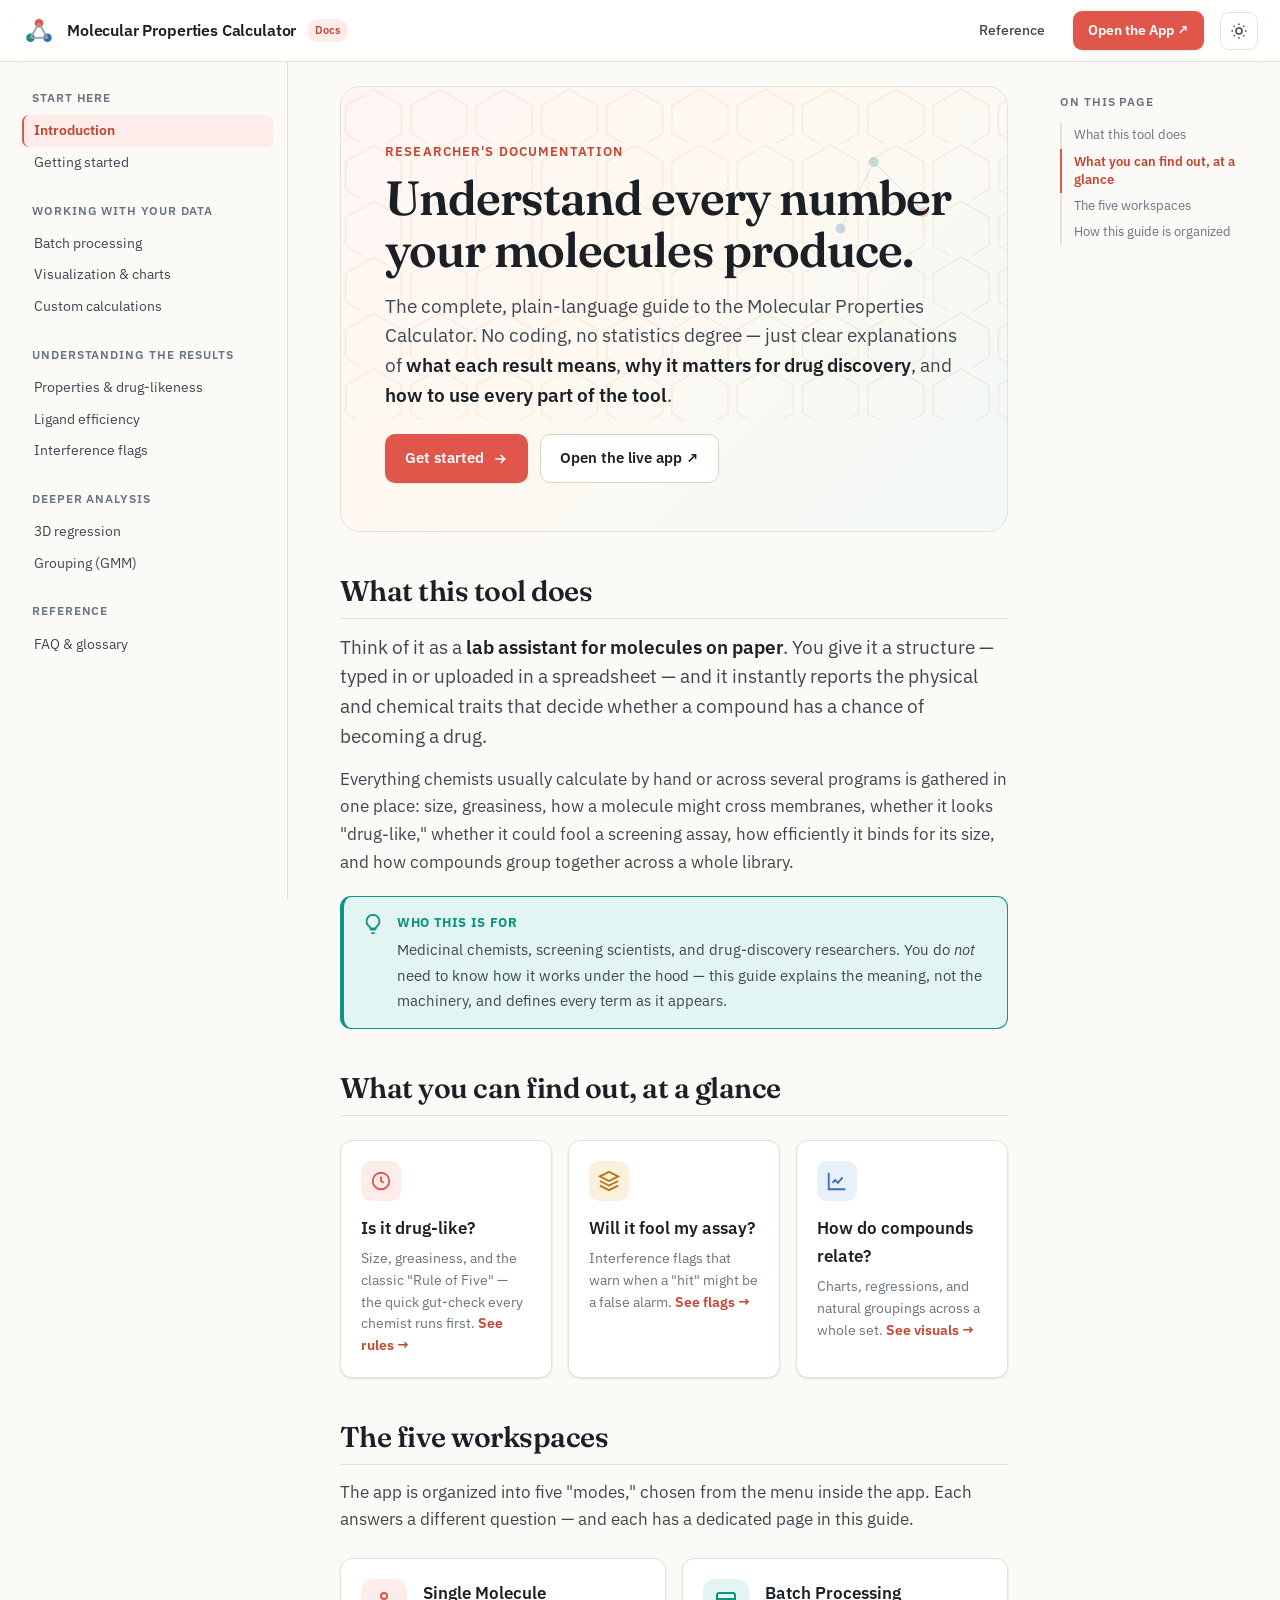
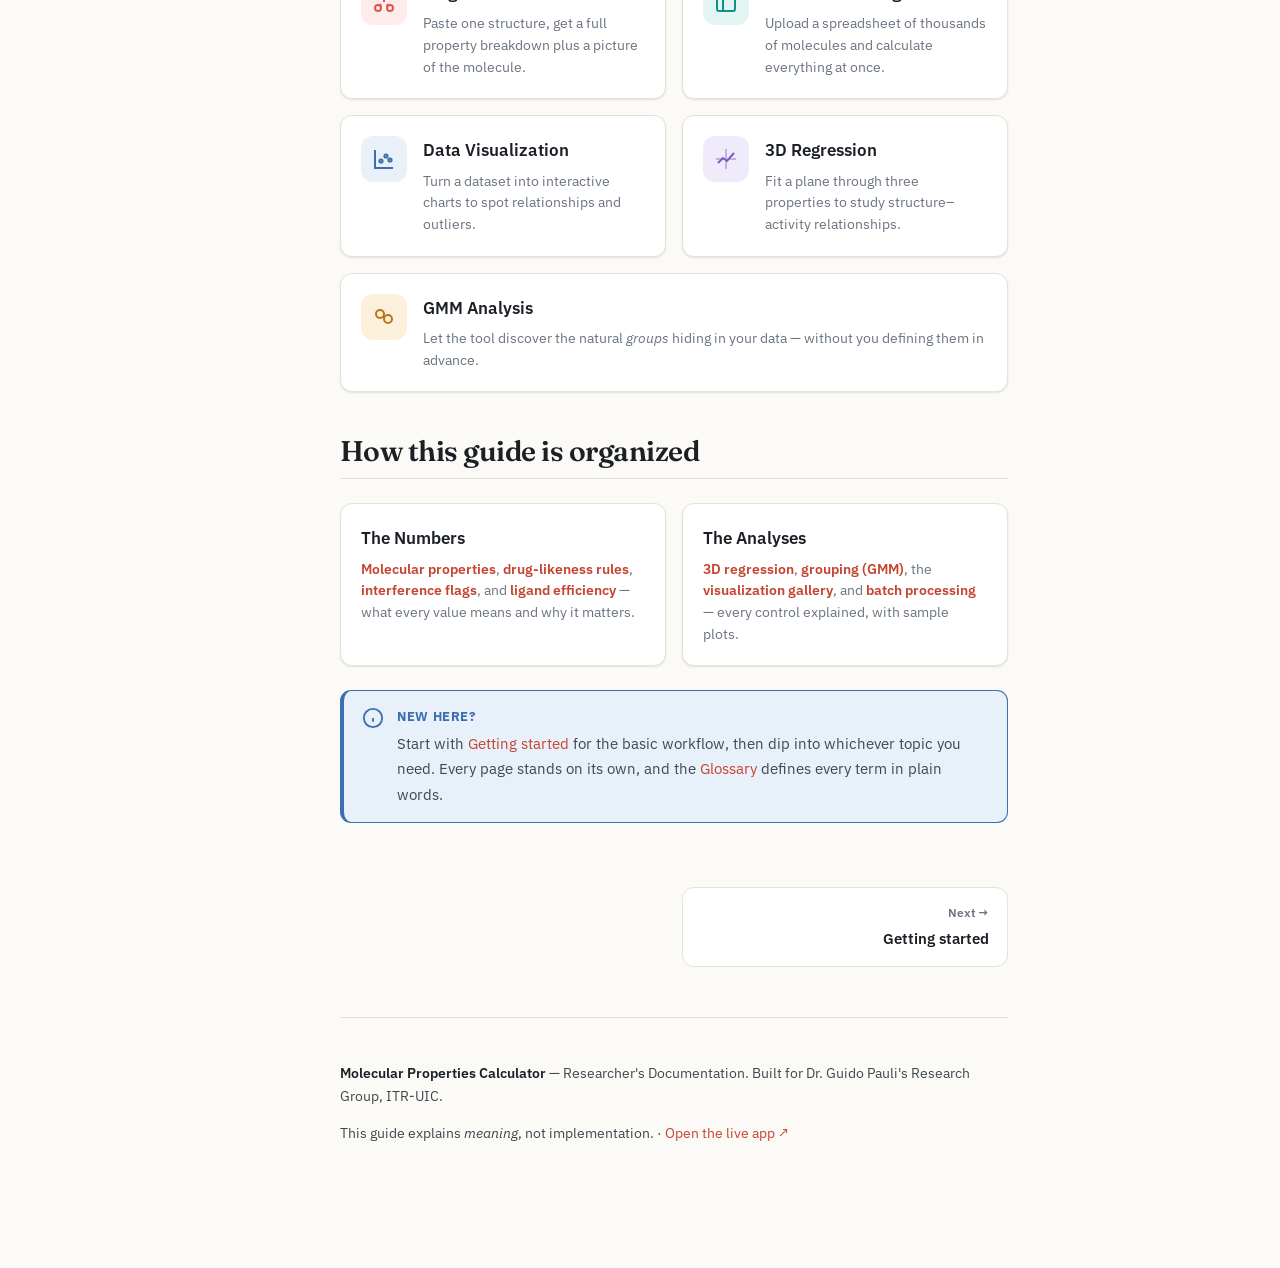
<file: index.html>
<!DOCTYPE html>
<html lang="en" data-theme="light">
<head>
<meta charset="UTF-8" />
<meta name="viewport" content="width=device-width, initial-scale=1.0" />
<title>Molecular Properties Calculator · Researcher's Documentation</title>
<meta name="description" content="The complete, plain-language guide to the Molecular Properties Calculator for drug-discovery researchers. What every number means, why it's there, and how to use the tool." />
<link rel="preconnect" href="https://fonts.googleapis.com">
<link rel="preconnect" href="https://fonts.gstatic.com" crossorigin>
<link href="https://fonts.googleapis.com/css2?family=Fraunces:opsz,wght@9..144,400;9..144,500;9..144,600;9..144,700&family=IBM+Plex+Sans:wght@400;500;600;700&family=IBM+Plex+Mono:wght@400;500;600&display=swap" rel="stylesheet">
<link rel="stylesheet" href="assets/styles.css">
</head>
<body data-page="home">
<div class="progress" id="progress"></div>

<nav class="navbar">
  <button class="icon-btn menu-btn" id="menuBtn" aria-label="Menu"><svg width="18" height="18" viewBox="0 0 24 24" fill="none" stroke="currentColor" stroke-width="2"><path d="M3 6h18M3 12h18M3 18h18"/></svg></button>
  <a href="index.html" class="brand">
    <svg class="logo" viewBox="0 0 40 40" fill="none"><circle cx="20" cy="11" r="5" fill="#e0564a"/><circle cx="10" cy="28" r="5" fill="#0e9384"/><circle cx="30" cy="28" r="5" fill="#3b6fb0"/><line x1="20" y1="11" x2="10" y2="28" stroke="#9aa3ad" stroke-width="2.2"/><line x1="20" y1="11" x2="30" y2="28" stroke="#9aa3ad" stroke-width="2.2"/><line x1="10" y1="28" x2="30" y2="28" stroke="#9aa3ad" stroke-width="2.2"/></svg>
    <span class="full">Molecular Properties Calculator</span><span class="tag">Docs</span>
  </a>
  <div class="nav-spacer"></div>
  <a href="reference.html" class="nav-link hide-sm">Reference</a>
  <a href="https://molecular-properties-calculator-2.streamlit.app/" target="_blank" rel="noopener" class="nav-cta">Open the App ↗</a>
  <button class="icon-btn" id="themeBtn" aria-label="Toggle theme">
    <svg id="sunIcon" width="18" height="18" viewBox="0 0 24 24" fill="none" stroke="currentColor" stroke-width="2"><circle cx="12" cy="12" r="4"/><path d="M12 2v2M12 20v2M4.9 4.9l1.4 1.4M17.7 17.7l1.4 1.4M2 12h2M20 12h2M4.9 19.1l1.4-1.4M17.7 6.3l1.4-1.4"/></svg>
    <svg id="moonIcon" width="18" height="18" viewBox="0 0 24 24" fill="none" stroke="currentColor" stroke-width="2" style="display:none"><path d="M21 12.8A9 9 0 1 1 11.2 3a7 7 0 0 0 9.8 9.8z"/></svg>
  </button>
</nav>

<div class="scrim" id="scrim"></div>

<div class="layout">
  <aside class="sidebar" id="sidebar">
  <div class="side-group"><h4>Start Here</h4>
    <a class="side-link" data-page="home" href="index.html">Introduction</a>
    <a class="side-link" data-page="getting-started" href="getting-started.html">Getting started</a>
  </div>
  <div class="side-group"><h4>Working with your data</h4>
    <a class="side-link" data-page="batch" href="batch.html">Batch processing</a>
    <a class="side-link" data-page="visualization" href="visualization.html">Visualization &amp; charts</a>
    <a class="side-link" data-page="custom-calculations" href="custom-calculations.html">Custom calculations</a>
  </div>
  <div class="side-group"><h4>Understanding the results</h4>
    <a class="side-link" data-page="properties" href="properties.html">Properties &amp; drug-likeness</a>
    <a class="side-link" data-page="ligand-efficiency" href="ligand-efficiency.html">Ligand efficiency</a>
    <a class="side-link" data-page="interference" href="interference.html">Interference flags</a>
  </div>
  <div class="side-group"><h4>Deeper analysis</h4>
    <a class="side-link" data-page="regression" href="regression.html">3D regression</a>
    <a class="side-link" data-page="gmm" href="gmm.html">Grouping (GMM)</a>
  </div>
  <div class="side-group"><h4>Reference</h4>
    <a class="side-link" data-page="reference" href="reference.html">FAQ &amp; glossary</a>
  </div>
</aside>

  <div class="main-wrap">
    <main class="content">

      <section>
        <div class="hero">
          <svg class="hero-bg" viewBox="0 0 800 400" preserveAspectRatio="xMidYMid slice" aria-hidden="true">
            <defs><pattern id="hex" width="56" height="48" patternUnits="userSpaceOnUse" patternTransform="scale(1.4)">
              <path d="M28 2 L52 16 L52 40 L28 54 L4 40 L4 16 Z" fill="none" stroke="#e0564a" stroke-width="1" opacity=".25"/>
            </pattern></defs>
            <rect width="800" height="400" fill="url(#hex)"/>
            <circle cx="640" cy="90" r="6" fill="#0e9384" opacity=".5"/><circle cx="700" cy="150" r="6" fill="#e0564a" opacity=".5"/><circle cx="600" cy="170" r="6" fill="#3b6fb0" opacity=".5"/>
            <line x1="640" y1="90" x2="700" y2="150" stroke="#9aa3ad" stroke-width="1.5" opacity=".4"/><line x1="640" y1="90" x2="600" y2="170" stroke="#9aa3ad" stroke-width="1.5" opacity=".4"/>
          </svg>
          <div class="hero-inner">
            <div class="eyebrow">Researcher's Documentation</div>
            <h1>Understand every number your molecules produce.</h1>
            <p class="lead">The complete, plain-language guide to the Molecular Properties Calculator. No coding, no statistics degree — just clear explanations of <strong>what each result means</strong>, <strong>why it matters for drug discovery</strong>, and <strong>how to use every part of the tool</strong>.</p>
            <div class="hero-actions">
              <a href="getting-started.html" class="btn btn-primary">Get started
                <svg width="16" height="16" viewBox="0 0 24 24" fill="none" stroke="currentColor" stroke-width="2.4"><path d="M5 12h14M13 6l6 6-6 6"/></svg></a>
              <a href="https://molecular-properties-calculator-2.streamlit.app/" target="_blank" rel="noopener" class="btn btn-ghost">Open the live app ↗</a>
            </div>
          </div>
        </div>
      </section>

      <section>
        <h2>What this tool does</h2>
        <p class="lead">Think of it as a <strong>lab assistant for molecules on paper</strong>. You give it a structure — typed in or uploaded in a spreadsheet — and it instantly reports the physical and chemical traits that decide whether a compound has a chance of becoming a drug.</p>
        <p>Everything chemists usually calculate by hand or across several programs is gathered in one place: size, greasiness, how a molecule might cross membranes, whether it looks "drug-like," whether it could fool a screening assay, how efficiently it binds for its size, and how compounds group together across a whole library.</p>

        <div class="adm adm-tip"><svg class="ai" viewBox="0 0 24 24" fill="none" stroke="currentColor" stroke-width="2"><path d="M9 18h6M10 22h4M12 2a7 7 0 0 0-4 12.7c.6.5 1 1.3 1 2.1h6c0-.8.4-1.6 1-2.1A7 7 0 0 0 12 2z"/></svg>
          <div><div class="at">Who this is for</div><p>Medicinal chemists, screening scientists, and drug-discovery researchers. You do <em>not</em> need to know how it works under the hood — this guide explains the meaning, not the machinery, and defines every term as it appears.</p></div></div>
      </section>

      <section>
        <h2>What you can find out, at a glance</h2>
        <div class="grid cols-3">
          <div class="card"><div class="ci" style="background:var(--brand-tint)"><svg width="22" height="22" viewBox="0 0 24 24" fill="none" stroke="#e0564a" stroke-width="2"><circle cx="12" cy="12" r="9"/><path d="M12 7v5l3 2"/></svg></div>
            <h4>Is it drug-like?</h4><p>Size, greasiness, and the classic "Rule of Five" — the quick gut-check every chemist runs first. <a href="properties.html">See rules →</a></p></div>
          <div class="card"><div class="ci" style="background:var(--amber-tint)"><svg width="22" height="22" viewBox="0 0 24 24" fill="none" stroke="#b87514" stroke-width="2"><path d="M12 2L2 7l10 5 10-5-10-5z"/><path d="M2 17l10 5 10-5M2 12l10 5 10-5"/></svg></div>
            <h4>Will it fool my assay?</h4><p>Interference flags that warn when a "hit" might be a false alarm. <a href="interference.html">See flags →</a></p></div>
          <div class="card"><div class="ci" style="background:var(--blue-tint)"><svg width="22" height="22" viewBox="0 0 24 24" fill="none" stroke="#3b6fb0" stroke-width="2"><path d="M3 3v18h18"/><path d="M7 14l3-3 3 3 5-6"/></svg></div>
            <h4>How do compounds relate?</h4><p>Charts, regressions, and natural groupings across a whole set. <a href="visualization.html">See visuals →</a></p></div>
        </div>
      </section>

      <section>
        <h2>The five workspaces</h2>
        <p>The app is organized into five "modes," chosen from the menu inside the app. Each answers a different question — and each has a dedicated page in this guide.</p>
        <div class="grid cols-2">
          <a class="card mode-card" href="getting-started.html"><div class="mi" style="background:var(--brand-tint)"><svg width="24" height="24" viewBox="0 0 24 24" fill="none" stroke="#e0564a" stroke-width="2"><circle cx="12" cy="6" r="3"/><circle cx="6" cy="18" r="3"/><circle cx="18" cy="18" r="3"/><path d="M12 9v3M9 16l-1-2M15 16l1-2"/></svg></div>
            <div><h4>Single Molecule</h4><p>Paste one structure, get a full property breakdown plus a picture of the molecule.</p></div></a>
          <a class="card mode-card" href="batch.html"><div class="mi" style="background:var(--teal-tint)"><svg width="24" height="24" viewBox="0 0 24 24" fill="none" stroke="#0e9384" stroke-width="2"><rect x="3" y="3" width="18" height="18" rx="2"/><path d="M3 9h18M9 21V9"/></svg></div>
            <div><h4>Batch Processing</h4><p>Upload a spreadsheet of thousands of molecules and calculate everything at once.</p></div></a>
          <a class="card mode-card" href="visualization.html"><div class="mi" style="background:var(--blue-tint)"><svg width="24" height="24" viewBox="0 0 24 24" fill="none" stroke="#3b6fb0" stroke-width="2"><path d="M3 3v18h18"/><circle cx="9" cy="14" r="1.6"/><circle cx="14" cy="9" r="1.6"/><circle cx="18" cy="13" r="1.6"/></svg></div>
            <div><h4>Data Visualization</h4><p>Turn a dataset into interactive charts to spot relationships and outliers.</p></div></a>
          <a class="card mode-card" href="regression.html"><div class="mi" style="background:var(--violet-tint)"><svg width="24" height="24" viewBox="0 0 24 24" fill="none" stroke="#7c5cbf" stroke-width="2"><path d="M12 2v20M2 12h20" opacity=".4"/><path d="M4 16l5-5 4 3 7-8"/></svg></div>
            <div><h4>3D Regression</h4><p>Fit a plane through three properties to study structure–activity relationships.</p></div></a>
          <a class="card mode-card" href="gmm.html" style="grid-column:1/-1"><div class="mi" style="background:var(--amber-tint)"><svg width="24" height="24" viewBox="0 0 24 24" fill="none" stroke="#b87514" stroke-width="2"><circle cx="8" cy="9" r="4"/><circle cx="16" cy="14" r="4"/></svg></div>
            <div><h4>GMM Analysis</h4><p>Let the tool discover the natural <em>groups</em> hiding in your data — without you defining them in advance.</p></div></a>
        </div>
      </section>

      <section>
        <h2>How this guide is organized</h2>
        <div class="grid cols-2">
          <div class="card"><h4>The Numbers</h4><p><a href="properties.html">Molecular properties</a>, <a href="properties.html">drug-likeness rules</a>, <a href="interference.html">interference flags</a>, and <a href="ligand-efficiency.html">ligand efficiency</a> — what every value means and why it matters.</p></div>
          <div class="card"><h4>The Analyses</h4><p><a href="regression.html">3D regression</a>, <a href="gmm.html">grouping (GMM)</a>, the <a href="visualization.html">visualization gallery</a>, and <a href="batch.html">batch processing</a> — every control explained, with sample plots.</p></div>
        </div>
        <div class="adm adm-info"><svg class="ai" viewBox="0 0 24 24" fill="none" stroke="currentColor" stroke-width="2"><circle cx="12" cy="12" r="10"/><path d="M12 16v-4M12 8h.01"/></svg>
          <div><div class="at">New here?</div><p>Start with <a href="getting-started.html">Getting started</a> for the basic workflow, then dip into whichever topic you need. Every page stands on its own, and the <a href="reference.html">Glossary</a> defines every term in plain words.</p></div></div>
      </section>

      <div class="pager"><span class="empty"></span><a class="next" href="getting-started.html"><span class="pl">Next →</span><span class="pt">Getting started</span></a></div>

      <div class="footer">
        <p><strong>Molecular Properties Calculator</strong> — Researcher's Documentation. Built for Dr. Guido Pauli's Research Group, ITR-UIC.</p>
        <p style="margin-top:6px">This guide explains <em>meaning</em>, not implementation. · <a href="https://molecular-properties-calculator-2.streamlit.app/" target="_blank" rel="noopener">Open the live app ↗</a></p>
      </div>

    </main>
    <nav class="toc" id="toc"></nav>
  </div>
</div>

<script src="assets/app.js"></script>
</body>
</html>
</file>
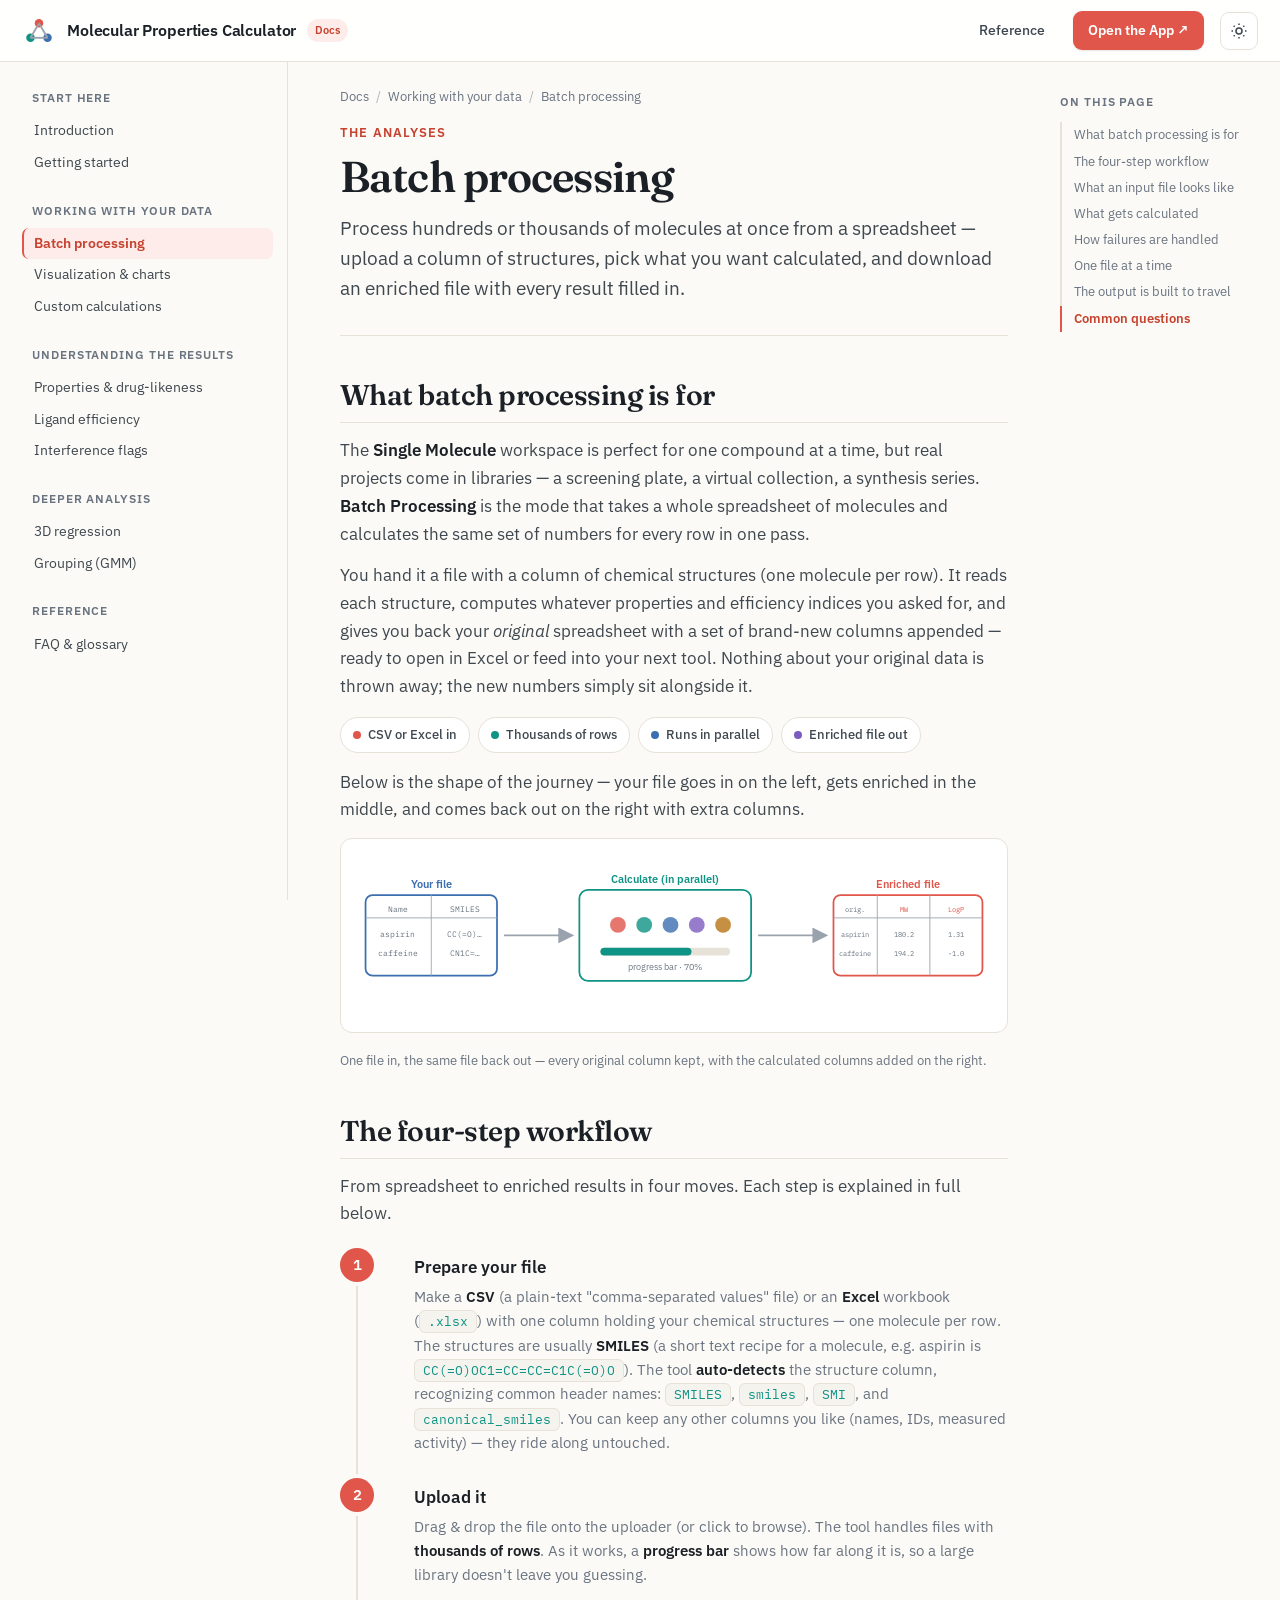
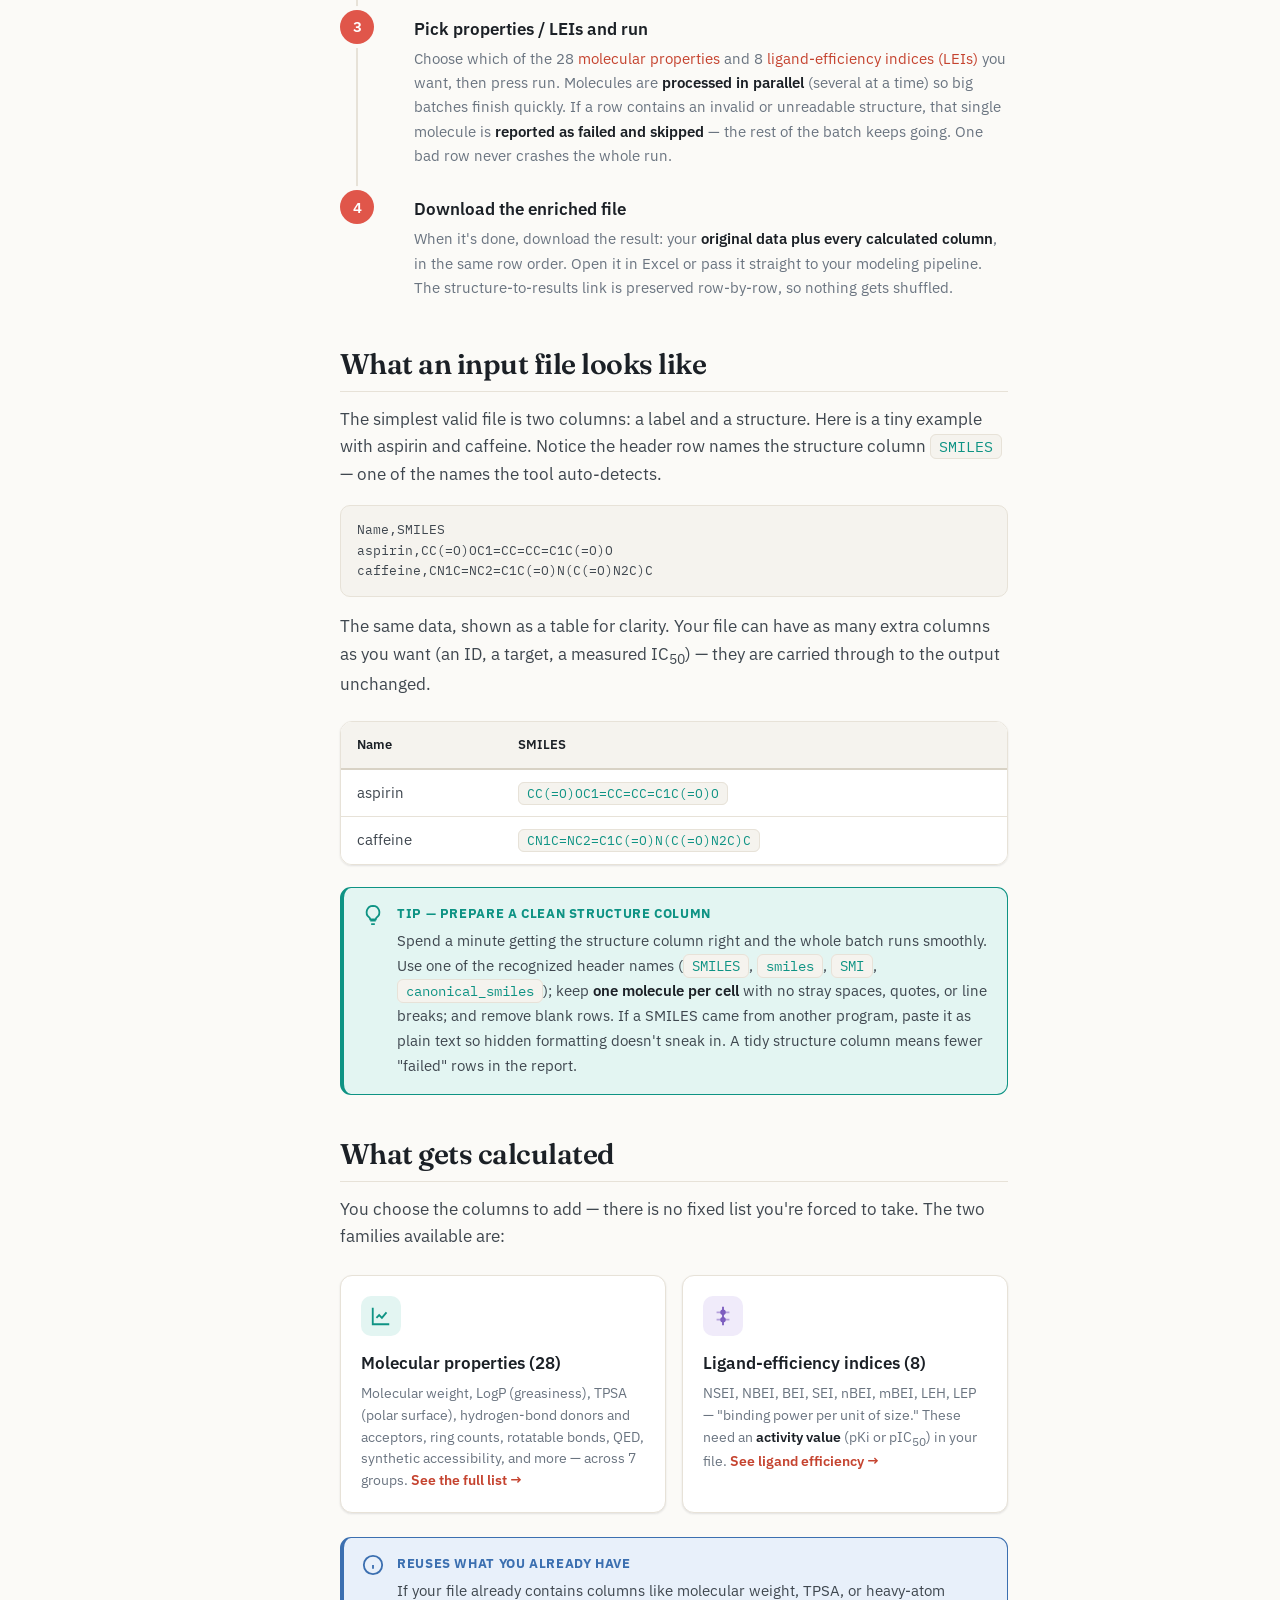
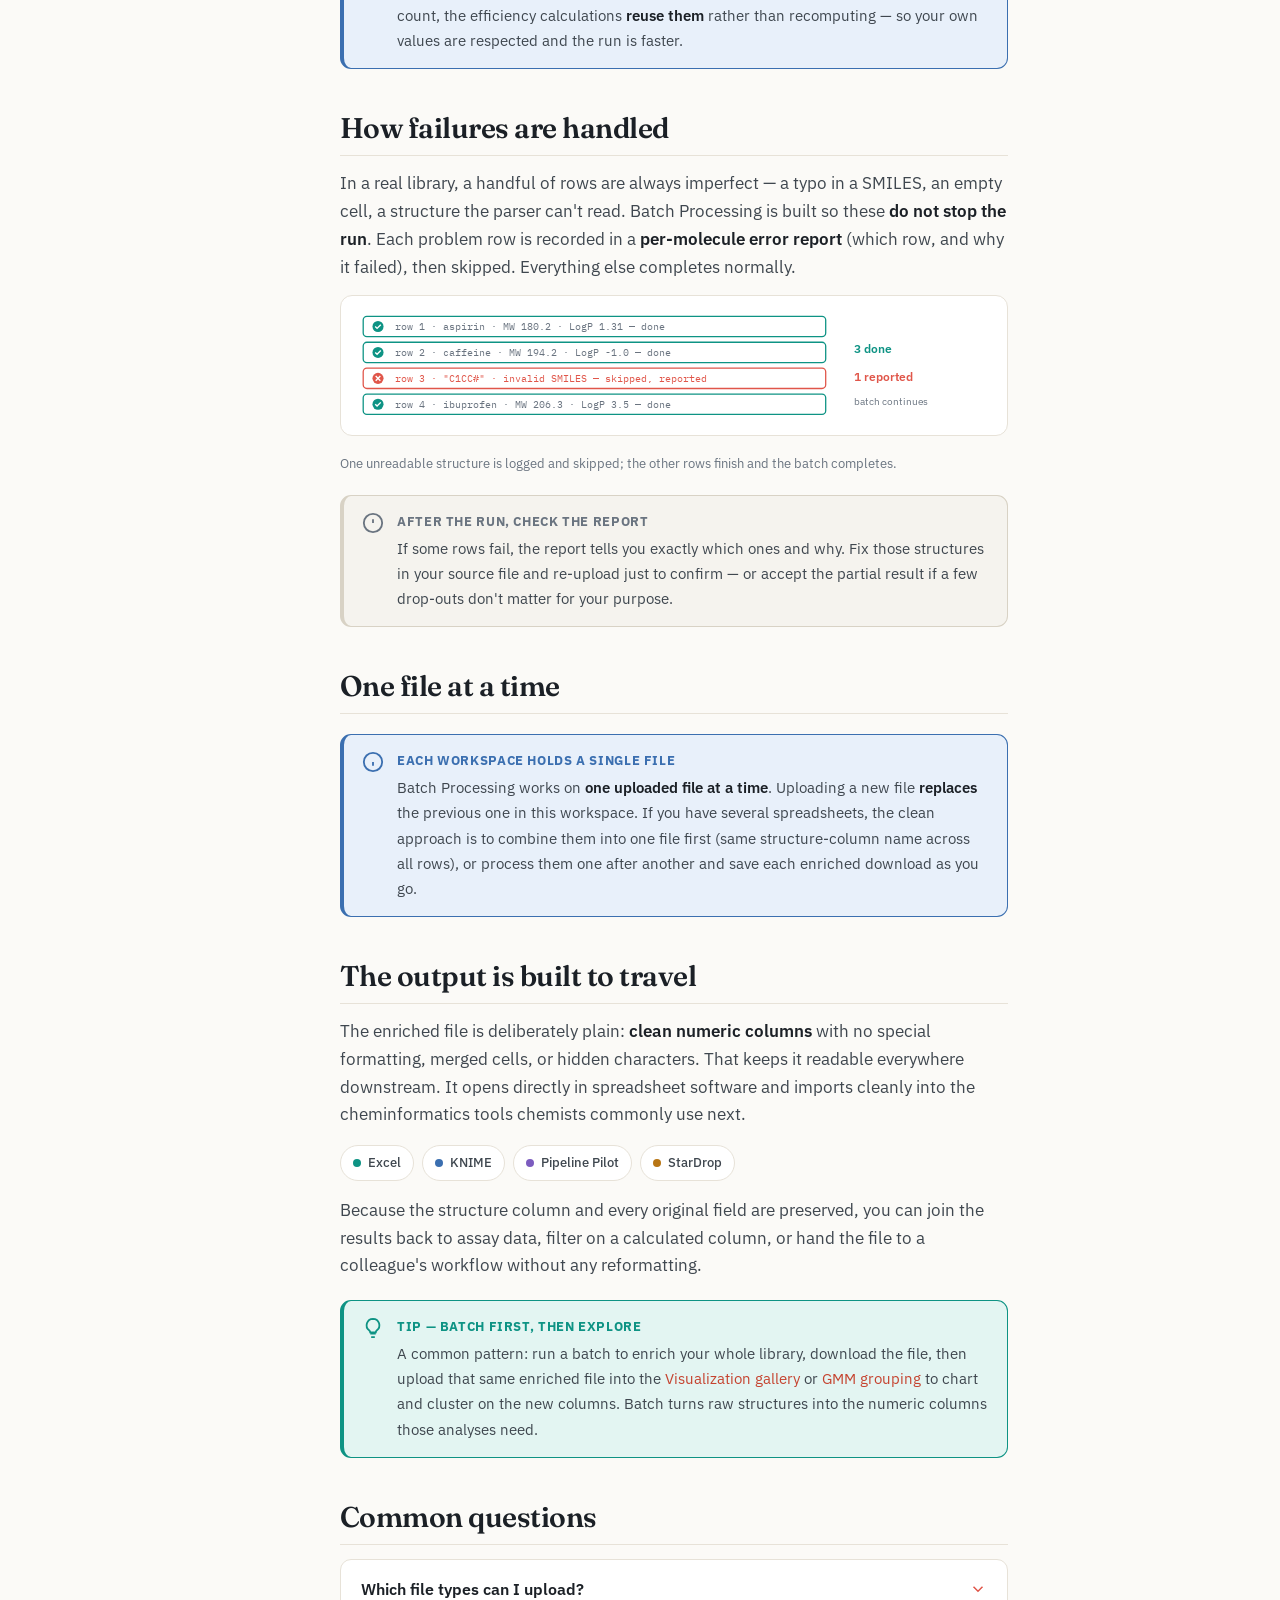
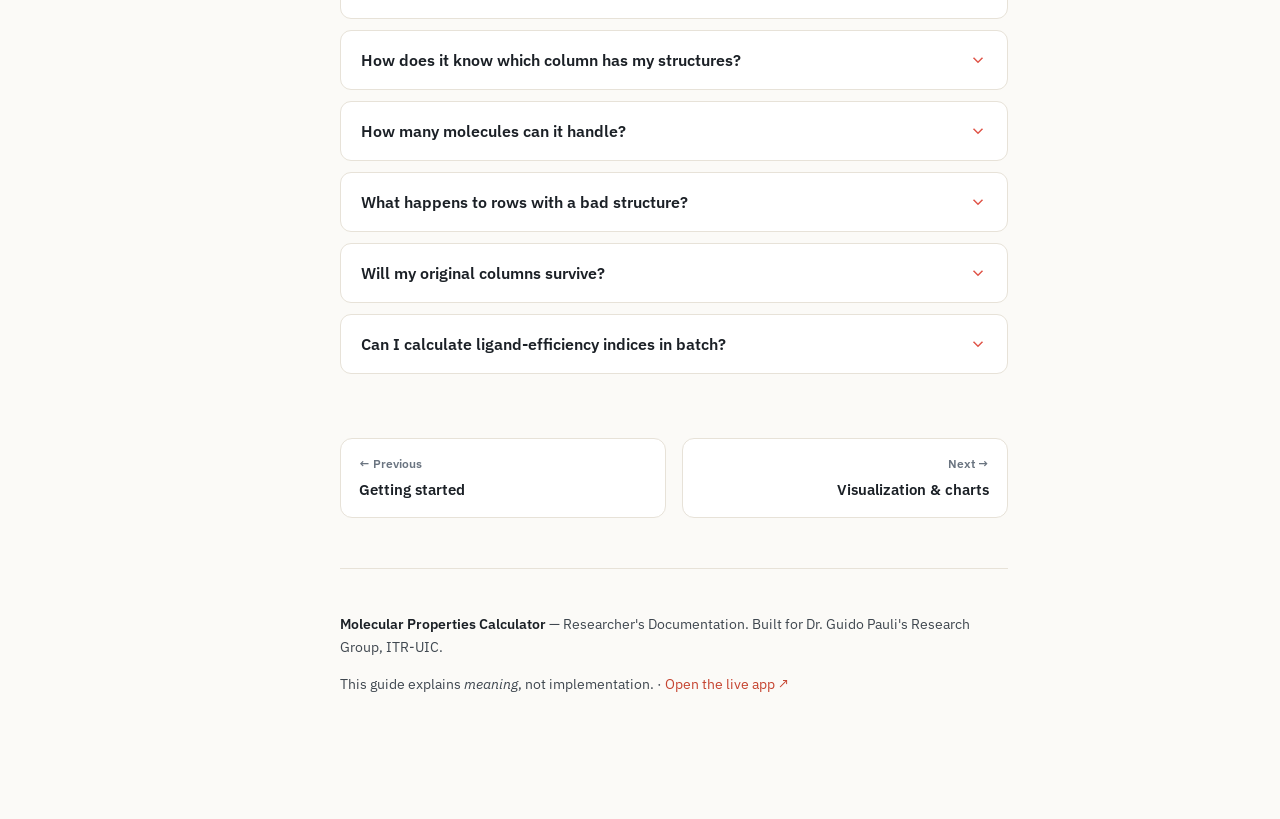
<file: batch.html>
<!DOCTYPE html>
<html lang="en" data-theme="light">
<head>
<meta charset="UTF-8" />
<meta name="viewport" content="width=device-width, initial-scale=1.0" />
<title>Batch processing · Molecular Properties Calculator Docs</title>
<meta name="description" content="Process hundreds or thousands of molecules at once from a spreadsheet." />
<link rel="preconnect" href="https://fonts.googleapis.com">
<link rel="preconnect" href="https://fonts.gstatic.com" crossorigin>
<link href="https://fonts.googleapis.com/css2?family=Fraunces:opsz,wght@9..144,400;9..144,500;9..144,600;9..144,700&family=IBM+Plex+Sans:wght@400;500;600;700&family=IBM+Plex+Mono:wght@400;500;600&display=swap" rel="stylesheet">
<link rel="stylesheet" href="assets/styles.css">
</head>
<body data-page="batch">
<div class="progress" id="progress"></div>

<nav class="navbar">
  <button class="icon-btn menu-btn" id="menuBtn" aria-label="Menu"><svg width="18" height="18" viewBox="0 0 24 24" fill="none" stroke="currentColor" stroke-width="2"><path d="M3 6h18M3 12h18M3 18h18"/></svg></button>
  <a href="index.html" class="brand">
    <svg class="logo" viewBox="0 0 40 40" fill="none"><circle cx="20" cy="11" r="5" fill="#e0564a"/><circle cx="10" cy="28" r="5" fill="#0e9384"/><circle cx="30" cy="28" r="5" fill="#3b6fb0"/><line x1="20" y1="11" x2="10" y2="28" stroke="#9aa3ad" stroke-width="2.2"/><line x1="20" y1="11" x2="30" y2="28" stroke="#9aa3ad" stroke-width="2.2"/><line x1="10" y1="28" x2="30" y2="28" stroke="#9aa3ad" stroke-width="2.2"/></svg>
    <span class="full">Molecular Properties Calculator</span><span class="tag">Docs</span>
  </a>
  <div class="nav-spacer"></div>
  <a href="reference.html" class="nav-link hide-sm">Reference</a>
  <a href="https://molecular-properties-calculator-2.streamlit.app/" target="_blank" rel="noopener" class="nav-cta">Open the App ↗</a>
  <button class="icon-btn" id="themeBtn" aria-label="Toggle theme">
    <svg id="sunIcon" width="18" height="18" viewBox="0 0 24 24" fill="none" stroke="currentColor" stroke-width="2"><circle cx="12" cy="12" r="4"/><path d="M12 2v2M12 20v2M4.9 4.9l1.4 1.4M17.7 17.7l1.4 1.4M2 12h2M20 12h2M4.9 19.1l1.4-1.4M17.7 6.3l1.4-1.4"/></svg>
    <svg id="moonIcon" width="18" height="18" viewBox="0 0 24 24" fill="none" stroke="currentColor" stroke-width="2" style="display:none"><path d="M21 12.8A9 9 0 1 1 11.2 3a7 7 0 0 0 9.8 9.8z"/></svg>
  </button>
</nav>

<div class="scrim" id="scrim"></div>

<div class="layout">
  <aside class="sidebar" id="sidebar">
    <div class="side-group"><h4>Start Here</h4>
      <a class="side-link" data-page="home" href="index.html">Introduction</a>
      <a class="side-link" data-page="getting-started" href="getting-started.html">Getting started</a>
    </div>
    <div class="side-group"><h4>Working with your data</h4>
      <a class="side-link" data-page="batch" href="batch.html">Batch processing</a>
      <a class="side-link" data-page="visualization" href="visualization.html">Visualization &amp; charts</a>
      <a class="side-link" data-page="custom-calculations" href="custom-calculations.html">Custom calculations</a>
    </div>
    <div class="side-group"><h4>Understanding the results</h4>
      <a class="side-link" data-page="properties" href="properties.html">Properties &amp; drug-likeness</a>
      <a class="side-link" data-page="ligand-efficiency" href="ligand-efficiency.html">Ligand efficiency</a>
      <a class="side-link" data-page="interference" href="interference.html">Interference flags</a>
    </div>
    <div class="side-group"><h4>Deeper analysis</h4>
      <a class="side-link" data-page="regression" href="regression.html">3D regression</a>
      <a class="side-link" data-page="gmm" href="gmm.html">Grouping (GMM)</a>
    </div>
    <div class="side-group"><h4>Reference</h4>
      <a class="side-link" data-page="reference" href="reference.html">FAQ &amp; glossary</a>
    </div>
  </aside>

  <div class="main-wrap">
    <main class="content">

      <div class="page-head">
        <div class="breadcrumb"><a href="index.html">Docs</a><span class="sep">/</span><span>Working with your data</span><span class="sep">/</span><span>Batch processing</span></div>
        <div class="eyebrow">THE ANALYSES</div>
        <h1>Batch processing</h1>
        <p class="lead">Process hundreds or thousands of molecules at once from a spreadsheet — upload a column of structures, pick what you want calculated, and download an enriched file with every result filled in.</p>
      </div>

      <section>
        <h2>What batch processing is for</h2>
        <p>The <strong>Single Molecule</strong> workspace is perfect for one compound at a time, but real projects come in libraries — a screening plate, a virtual collection, a synthesis series. <strong>Batch Processing</strong> is the mode that takes a whole spreadsheet of molecules and calculates the same set of numbers for every row in one pass.</p>
        <p>You hand it a file with a column of chemical structures (one molecule per row). It reads each structure, computes whatever properties and efficiency indices you asked for, and gives you back your <em>original</em> spreadsheet with a set of brand-new columns appended — ready to open in Excel or feed into your next tool. Nothing about your original data is thrown away; the new numbers simply sit alongside it.</p>

        <div class="badge-row">
          <span class="chip"><span class="dot" style="background:var(--brand)"></span>CSV or Excel in</span>
          <span class="chip"><span class="dot" style="background:var(--teal)"></span>Thousands of rows</span>
          <span class="chip"><span class="dot" style="background:var(--blue)"></span>Runs in parallel</span>
          <span class="chip"><span class="dot" style="background:var(--violet)"></span>Enriched file out</span>
        </div>

        <p style="margin-top:14px">Below is the shape of the journey — your file goes in on the left, gets enriched in the middle, and comes back out on the right with extra columns.</p>

        <figure style="margin:8px 0 0">
          <svg viewBox="0 0 760 220" width="100%" role="img" aria-label="Flow diagram: input spreadsheet enters, properties are calculated for every row in parallel, an enriched spreadsheet comes out" style="background:var(--surface);border:1px solid var(--border);border-radius:12px">
            <!-- input file -->
            <rect x="28" y="64" width="150" height="92" rx="8" fill="none" stroke="#3b6fb0" stroke-width="2"/>
            <text x="103" y="56" text-anchor="middle" fill="#3b6fb0" font-family="IBM Plex Sans" font-size="13" font-weight="600">Your file</text>
            <line x1="28" y1="90" x2="178" y2="90" stroke="#9aa3ad" stroke-width="1"/>
            <line x1="103" y1="64" x2="103" y2="156" stroke="#9aa3ad" stroke-width="1"/>
            <text x="65" y="83" text-anchor="middle" fill="var(--muted)" font-family="IBM Plex Mono" font-size="9">Name</text>
            <text x="141" y="83" text-anchor="middle" fill="var(--muted)" font-family="IBM Plex Mono" font-size="9">SMILES</text>
            <text x="65" y="112" text-anchor="middle" fill="var(--muted)" font-family="IBM Plex Mono" font-size="9">aspirin</text>
            <text x="141" y="112" text-anchor="middle" fill="var(--muted)" font-family="IBM Plex Mono" font-size="9">CC(=O)…</text>
            <text x="65" y="134" text-anchor="middle" fill="var(--muted)" font-family="IBM Plex Mono" font-size="9">caffeine</text>
            <text x="141" y="134" text-anchor="middle" fill="var(--muted)" font-family="IBM Plex Mono" font-size="9">CN1C=…</text>
            <!-- arrow 1 -->
            <path d="M186 110 H262" stroke="#9aa3ad" stroke-width="2" fill="none" marker-end="url(#arr)"/>
            <!-- engine -->
            <rect x="272" y="58" width="196" height="104" rx="10" fill="none" stroke="#0e9384" stroke-width="2"/>
            <text x="370" y="50" text-anchor="middle" fill="#0e9384" font-family="IBM Plex Sans" font-size="13" font-weight="600">Calculate (in parallel)</text>
            <circle cx="316" cy="98" r="9" fill="#e0564a" opacity=".8"/><circle cx="346" cy="98" r="9" fill="#0e9384" opacity=".8"/><circle cx="376" cy="98" r="9" fill="#3b6fb0" opacity=".8"/><circle cx="406" cy="98" r="9" fill="#7c5cbf" opacity=".8"/><circle cx="436" cy="98" r="9" fill="#b87514" opacity=".8"/>
            <rect x="296" y="124" width="148" height="9" rx="4.5" fill="var(--border)"/>
            <rect x="296" y="124" width="104" height="9" rx="4.5" fill="#0e9384"/>
            <text x="370" y="150" text-anchor="middle" fill="var(--muted)" font-family="IBM Plex Sans" font-size="10">progress bar · 70%</text>
            <!-- arrow 2 -->
            <path d="M476 110 H552" stroke="#9aa3ad" stroke-width="2" fill="none" marker-end="url(#arr)"/>
            <!-- output file -->
            <rect x="562" y="64" width="170" height="92" rx="8" fill="none" stroke="#e0564a" stroke-width="2"/>
            <text x="647" y="56" text-anchor="middle" fill="#e0564a" font-family="IBM Plex Sans" font-size="13" font-weight="600">Enriched file</text>
            <line x1="562" y1="90" x2="732" y2="90" stroke="#9aa3ad" stroke-width="1"/>
            <line x1="612" y1="64" x2="612" y2="156" stroke="#9aa3ad" stroke-width="1"/>
            <line x1="672" y1="64" x2="672" y2="156" stroke="#9aa3ad" stroke-width="1"/>
            <text x="587" y="83" text-anchor="middle" fill="var(--muted)" font-family="IBM Plex Mono" font-size="8">orig.</text>
            <text x="642" y="83" text-anchor="middle" fill="#e0564a" font-family="IBM Plex Mono" font-size="8">MW</text>
            <text x="702" y="83" text-anchor="middle" fill="#e0564a" font-family="IBM Plex Mono" font-size="8">LogP</text>
            <text x="587" y="112" text-anchor="middle" fill="var(--muted)" font-family="IBM Plex Mono" font-size="8">aspirin</text>
            <text x="642" y="112" text-anchor="middle" fill="var(--muted)" font-family="IBM Plex Mono" font-size="8">180.2</text>
            <text x="702" y="112" text-anchor="middle" fill="var(--muted)" font-family="IBM Plex Mono" font-size="8">1.31</text>
            <text x="587" y="134" text-anchor="middle" fill="var(--muted)" font-family="IBM Plex Mono" font-size="8">caffeine</text>
            <text x="642" y="134" text-anchor="middle" fill="var(--muted)" font-family="IBM Plex Mono" font-size="8">194.2</text>
            <text x="702" y="134" text-anchor="middle" fill="var(--muted)" font-family="IBM Plex Mono" font-size="8">-1.0</text>
            <defs><marker id="arr" markerWidth="9" markerHeight="9" refX="7" refY="4.5" orient="auto"><path d="M0 0 L9 4.5 L0 9 z" fill="#9aa3ad"/></marker></defs>
          </svg>
          <figcaption style="color:var(--muted);font-size:13px;margin-top:8px">One file in, the same file back out — every original column kept, with the calculated columns added on the right.</figcaption>
        </figure>
      </section>

      <section>
        <h2>The four-step workflow</h2>
        <p>From spreadsheet to enriched results in four moves. Each step is explained in full below.</p>

        <div class="steps">
          <div class="step"><h4>Prepare your file</h4>
            <p>Make a <strong>CSV</strong> (a plain-text "comma-separated values" file) or an <strong>Excel</strong> workbook (<span class="smiles">.xlsx</span>) with one column holding your chemical structures — one molecule per row. The structures are usually <strong>SMILES</strong> (a short text recipe for a molecule, e.g. aspirin is <span class="smiles">CC(=O)OC1=CC=CC=C1C(=O)O</span>). The tool <strong>auto-detects</strong> the structure column, recognizing common header names: <span class="smiles">SMILES</span>, <span class="smiles">smiles</span>, <span class="smiles">SMI</span>, and <span class="smiles">canonical_smiles</span>. You can keep any other columns you like (names, IDs, measured activity) — they ride along untouched.</p></div>

          <div class="step"><h4>Upload it</h4>
            <p>Drag &amp; drop the file onto the uploader (or click to browse). The tool handles files with <strong>thousands of rows</strong>. As it works, a <strong>progress bar</strong> shows how far along it is, so a large library doesn't leave you guessing.</p></div>

          <div class="step"><h4>Pick properties / LEIs and run</h4>
            <p>Choose which of the 28 <a href="properties.html">molecular properties</a> and 8 <a href="ligand-efficiency.html">ligand-efficiency indices (LEIs)</a> you want, then press run. Molecules are <strong>processed in parallel</strong> (several at a time) so big batches finish quickly. If a row contains an invalid or unreadable structure, that single molecule is <strong>reported as failed and skipped</strong> — the rest of the batch keeps going. One bad row never crashes the whole run.</p></div>

          <div class="step"><h4>Download the enriched file</h4>
            <p>When it's done, download the result: your <strong>original data plus every calculated column</strong>, in the same row order. Open it in Excel or pass it straight to your modeling pipeline. The structure-to-results link is preserved row-by-row, so nothing gets shuffled.</p></div>
        </div>
      </section>

      <section>
        <h2>What an input file looks like</h2>
        <p>The simplest valid file is two columns: a label and a structure. Here is a tiny example with aspirin and caffeine. Notice the header row names the structure column <span class="smiles">SMILES</span> — one of the names the tool auto-detects.</p>

        <pre class="codeblock">Name,SMILES
aspirin,CC(=O)OC1=CC=CC=C1C(=O)O
caffeine,CN1C=NC2=C1C(=O)N(C(=O)N2C)C</pre>

        <p>The same data, shown as a table for clarity. Your file can have as many extra columns as you want (an ID, a target, a measured IC<sub>50</sub>) — they are carried through to the output unchanged.</p>

        <div class="table-wrap">
          <table>
            <thead><tr><th>Name</th><th>SMILES</th></tr></thead>
            <tbody>
              <tr><td>aspirin</td><td><span class="smiles">CC(=O)OC1=CC=CC=C1C(=O)O</span></td></tr>
              <tr><td>caffeine</td><td><span class="smiles">CN1C=NC2=C1C(=O)N(C(=O)N2C)C</span></td></tr>
            </tbody>
          </table>
        </div>

        <div class="adm adm-tip"><svg class="ai" viewBox="0 0 24 24" fill="none" stroke="currentColor" stroke-width="2"><path d="M9 18h6M10 22h4M12 2a7 7 0 0 0-4 12.7c.6.5 1 1.3 1 2.1h6c0-.8.4-1.6 1-2.1A7 7 0 0 0 12 2z"/></svg>
          <div><div class="at">Tip — prepare a clean structure column</div><p>Spend a minute getting the structure column right and the whole batch runs smoothly. Use one of the recognized header names (<span class="smiles">SMILES</span>, <span class="smiles">smiles</span>, <span class="smiles">SMI</span>, <span class="smiles">canonical_smiles</span>); keep <strong>one molecule per cell</strong> with no stray spaces, quotes, or line breaks; and remove blank rows. If a SMILES came from another program, paste it as plain text so hidden formatting doesn't sneak in. A tidy structure column means fewer "failed" rows in the report.</p></div></div>
      </section>

      <section>
        <h2>What gets calculated</h2>
        <p>You choose the columns to add — there is no fixed list you're forced to take. The two families available are:</p>

        <div class="grid cols-2">
          <div class="card"><div class="ci" style="background:var(--teal-tint)"><svg width="22" height="22" viewBox="0 0 24 24" fill="none" stroke="#0e9384" stroke-width="2"><path d="M3 3v18h18"/><path d="M7 14l3-3 3 3 5-6"/></svg></div>
            <h4>Molecular properties (28)</h4><p>Molecular weight, LogP (greasiness), TPSA (polar surface), hydrogen-bond donors and acceptors, ring counts, rotatable bonds, QED, synthetic accessibility, and more — across 7 groups. <a href="properties.html">See the full list →</a></p></div>
          <div class="card"><div class="ci" style="background:var(--violet-tint)"><svg width="22" height="22" viewBox="0 0 24 24" fill="none" stroke="#7c5cbf" stroke-width="2"><path d="M12 2v20"/><path d="M5 8h14M5 16h14" opacity=".5"/><circle cx="12" cy="8" r="2"/><circle cx="12" cy="16" r="2"/></svg></div>
            <h4>Ligand-efficiency indices (8)</h4><p>NSEI, NBEI, BEI, SEI, nBEI, mBEI, LEH, LEP — "binding power per unit of size." These need an <strong>activity value</strong> (pKi or pIC<sub>50</sub>) in your file. <a href="ligand-efficiency.html">See ligand efficiency →</a></p></div>
        </div>

        <div class="adm adm-info"><svg class="ai" viewBox="0 0 24 24" fill="none" stroke="currentColor" stroke-width="2"><circle cx="12" cy="12" r="10"/><path d="M12 16v-4M12 8h.01"/></svg>
          <div><div class="at">Reuses what you already have</div><p>If your file already contains columns like molecular weight, TPSA, or heavy-atom count, the efficiency calculations <strong>reuse them</strong> rather than recomputing — so your own values are respected and the run is faster.</p></div></div>
      </section>

      <section>
        <h2>How failures are handled</h2>
        <p>In a real library, a handful of rows are always imperfect — a typo in a SMILES, an empty cell, a structure the parser can't read. Batch Processing is built so these <strong>do not stop the run</strong>. Each problem row is recorded in a <strong>per-molecule error report</strong> (which row, and why it failed), then skipped. Everything else completes normally.</p>

        <figure style="margin:6px 0 0">
          <svg viewBox="0 0 720 150" width="100%" role="img" aria-label="A list of rows where most succeed and one fails; the failed row is reported and skipped while the rest continue" style="background:var(--surface);border:1px solid var(--border);border-radius:12px">
            <!-- ok rows -->
            <g font-family="IBM Plex Mono" font-size="11">
              <rect x="24" y="22" width="500" height="22" rx="4" fill="none" stroke="#0e9384" stroke-width="1.4"/>
              <circle cx="40" cy="33" r="6" fill="#0e9384"/><path d="M37 33 l2 2 l4 -4" stroke="#fff" stroke-width="1.5" fill="none"/>
              <text x="58" y="37" fill="var(--muted)">row 1 · aspirin · MW 180.2 · LogP 1.31 — done</text>
              <rect x="24" y="50" width="500" height="22" rx="4" fill="none" stroke="#0e9384" stroke-width="1.4"/>
              <circle cx="40" cy="61" r="6" fill="#0e9384"/><path d="M37 61 l2 2 l4 -4" stroke="#fff" stroke-width="1.5" fill="none"/>
              <text x="58" y="65" fill="var(--muted)">row 2 · caffeine · MW 194.2 · LogP -1.0 — done</text>
              <!-- failed row -->
              <rect x="24" y="78" width="500" height="22" rx="4" fill="none" stroke="#e0564a" stroke-width="1.4"/>
              <circle cx="40" cy="89" r="6" fill="#e0564a"/><path d="M37.5 86.5 l5 5 M42.5 86.5 l-5 5" stroke="#fff" stroke-width="1.5"/>
              <text x="58" y="93" fill="#e0564a">row 3 · "C1CC#" · invalid SMILES — skipped, reported</text>
              <rect x="24" y="106" width="500" height="22" rx="4" fill="none" stroke="#0e9384" stroke-width="1.4"/>
              <circle cx="40" cy="117" r="6" fill="#0e9384"/><path d="M37 117 l2 2 l4 -4" stroke="#fff" stroke-width="1.5" fill="none"/>
              <text x="58" y="121" fill="var(--muted)">row 4 · ibuprofen · MW 206.3 · LogP 3.5 — done</text>
            </g>
            <text x="555" y="62" fill="#0e9384" font-family="IBM Plex Sans" font-size="13" font-weight="600">3 done</text>
            <text x="555" y="92" fill="#e0564a" font-family="IBM Plex Sans" font-size="13" font-weight="600">1 reported</text>
            <text x="555" y="118" fill="var(--muted)" font-family="IBM Plex Sans" font-size="11">batch continues</text>
          </svg>
          <figcaption style="color:var(--muted);font-size:13px;margin-top:8px">One unreadable structure is logged and skipped; the other rows finish and the batch completes.</figcaption>
        </figure>

        <div class="adm adm-note"><svg class="ai" viewBox="0 0 24 24" fill="none" stroke="currentColor" stroke-width="2"><path d="M12 2a10 10 0 1 0 0 20 10 10 0 0 0 0-20z"/><path d="M12 8v4M12 16h.01"/></svg>
          <div><div class="at">After the run, check the report</div><p>If some rows fail, the report tells you exactly which ones and why. Fix those structures in your source file and re-upload just to confirm — or accept the partial result if a few drop-outs don't matter for your purpose.</p></div></div>
      </section>

      <section>
        <h2>One file at a time</h2>
        <div class="adm adm-info"><svg class="ai" viewBox="0 0 24 24" fill="none" stroke="currentColor" stroke-width="2"><circle cx="12" cy="12" r="10"/><path d="M12 16v-4M12 8h.01"/></svg>
          <div><div class="at">Each workspace holds a single file</div><p>Batch Processing works on <strong>one uploaded file at a time</strong>. Uploading a new file <strong>replaces</strong> the previous one in this workspace. If you have several spreadsheets, the clean approach is to combine them into one file first (same structure-column name across all rows), or process them one after another and save each enriched download as you go.</p></div></div>
      </section>

      <section>
        <h2>The output is built to travel</h2>
        <p>The enriched file is deliberately plain: <strong>clean numeric columns</strong> with no special formatting, merged cells, or hidden characters. That keeps it readable everywhere downstream. It opens directly in spreadsheet software and imports cleanly into the cheminformatics tools chemists commonly use next.</p>

        <div class="badge-row">
          <span class="chip"><span class="dot" style="background:var(--teal)"></span>Excel</span>
          <span class="chip"><span class="dot" style="background:var(--blue)"></span>KNIME</span>
          <span class="chip"><span class="dot" style="background:var(--violet)"></span>Pipeline Pilot</span>
          <span class="chip"><span class="dot" style="background:var(--amber)"></span>StarDrop</span>
        </div>

        <p style="margin-top:14px">Because the structure column and every original field are preserved, you can join the results back to assay data, filter on a calculated column, or hand the file to a colleague's workflow without any reformatting.</p>

        <div class="adm adm-tip"><svg class="ai" viewBox="0 0 24 24" fill="none" stroke="currentColor" stroke-width="2"><path d="M9 18h6M10 22h4M12 2a7 7 0 0 0-4 12.7c.6.5 1 1.3 1 2.1h6c0-.8.4-1.6 1-2.1A7 7 0 0 0 12 2z"/></svg>
          <div><div class="at">Tip — batch first, then explore</div><p>A common pattern: run a batch to enrich your whole library, download the file, then upload that same enriched file into the <a href="visualization.html">Visualization gallery</a> or <a href="gmm.html">GMM grouping</a> to chart and cluster on the new columns. Batch turns raw structures into the numeric columns those analyses need.</p></div></div>
      </section>

      <section>
        <h2>Common questions</h2>
        <div class="faq">
          <details><summary>Which file types can I upload?<svg class="chev" width="18" height="18" viewBox="0 0 24 24" fill="none" stroke="currentColor" stroke-width="2"><path d="M6 9l6 6 6-6"/></svg></summary><div class="faq-body"><p>CSV (<span class="smiles">.csv</span>) and Excel workbooks (<span class="smiles">.xlsx</span>). Both should have a header row and one column of chemical structures, one molecule per row.</p></div></details>
          <details><summary>How does it know which column has my structures?<svg class="chev" width="18" height="18" viewBox="0 0 24 24" fill="none" stroke="currentColor" stroke-width="2"><path d="M6 9l6 6 6-6"/></svg></summary><div class="faq-body"><p>It auto-detects the structure column by recognizing common header names: <span class="smiles">SMILES</span>, <span class="smiles">smiles</span>, <span class="smiles">SMI</span>, and <span class="smiles">canonical_smiles</span>. Naming your column one of these is the most reliable way to be detected.</p></div></details>
          <details><summary>How many molecules can it handle?<svg class="chev" width="18" height="18" viewBox="0 0 24 24" fill="none" stroke="currentColor" stroke-width="2"><path d="M6 9l6 6 6-6"/></svg></summary><div class="faq-body"><p>Thousands. Molecules are processed in parallel, and a progress bar tracks the run so you can watch a large library complete.</p></div></details>
          <details><summary>What happens to rows with a bad structure?<svg class="chev" width="18" height="18" viewBox="0 0 24 24" fill="none" stroke="currentColor" stroke-width="2"><path d="M6 9l6 6 6-6"/></svg></summary><div class="faq-body"><p>They're reported individually (which row and why) and skipped. The rest of the batch finishes normally — one invalid SMILES never crashes the run.</p></div></details>
          <details><summary>Will my original columns survive?<svg class="chev" width="18" height="18" viewBox="0 0 24 24" fill="none" stroke="currentColor" stroke-width="2"><path d="M6 9l6 6 6-6"/></svg></summary><div class="faq-body"><p>Yes. The download is your original file with the calculated columns appended on the right, in the same row order. Names, IDs, and activity values are all preserved.</p></div></details>
          <details><summary>Can I calculate ligand-efficiency indices in batch?<svg class="chev" width="18" height="18" viewBox="0 0 24 24" fill="none" stroke="currentColor" stroke-width="2"><path d="M6 9l6 6 6-6"/></svg></summary><div class="faq-body"><p>Yes, but those indices need an <strong>activity value</strong> (pKi or pIC<sub>50</sub>) in your file, because efficiency means binding strength relative to size. See <a href="ligand-efficiency.html">Ligand efficiency</a> for what to include.</p></div></details>
        </div>
      </section>

      <div class="pager"><a href="getting-started.html"><span class="pl">← Previous</span><span class="pt">Getting started</span></a><a class="next" href="visualization.html"><span class="pl">Next →</span><span class="pt">Visualization &amp; charts</span></a></div>

      <div class="footer">
        <p><strong>Molecular Properties Calculator</strong> — Researcher's Documentation. Built for Dr. Guido Pauli's Research Group, ITR-UIC.</p>
        <p style="margin-top:6px">This guide explains <em>meaning</em>, not implementation. · <a href="https://molecular-properties-calculator-2.streamlit.app/" target="_blank" rel="noopener">Open the live app ↗</a></p>
      </div>

    </main>
    <nav class="toc" id="toc"></nav>
  </div>
</div>

<script src="assets/app.js"></script>
</body>
</html>
</file>
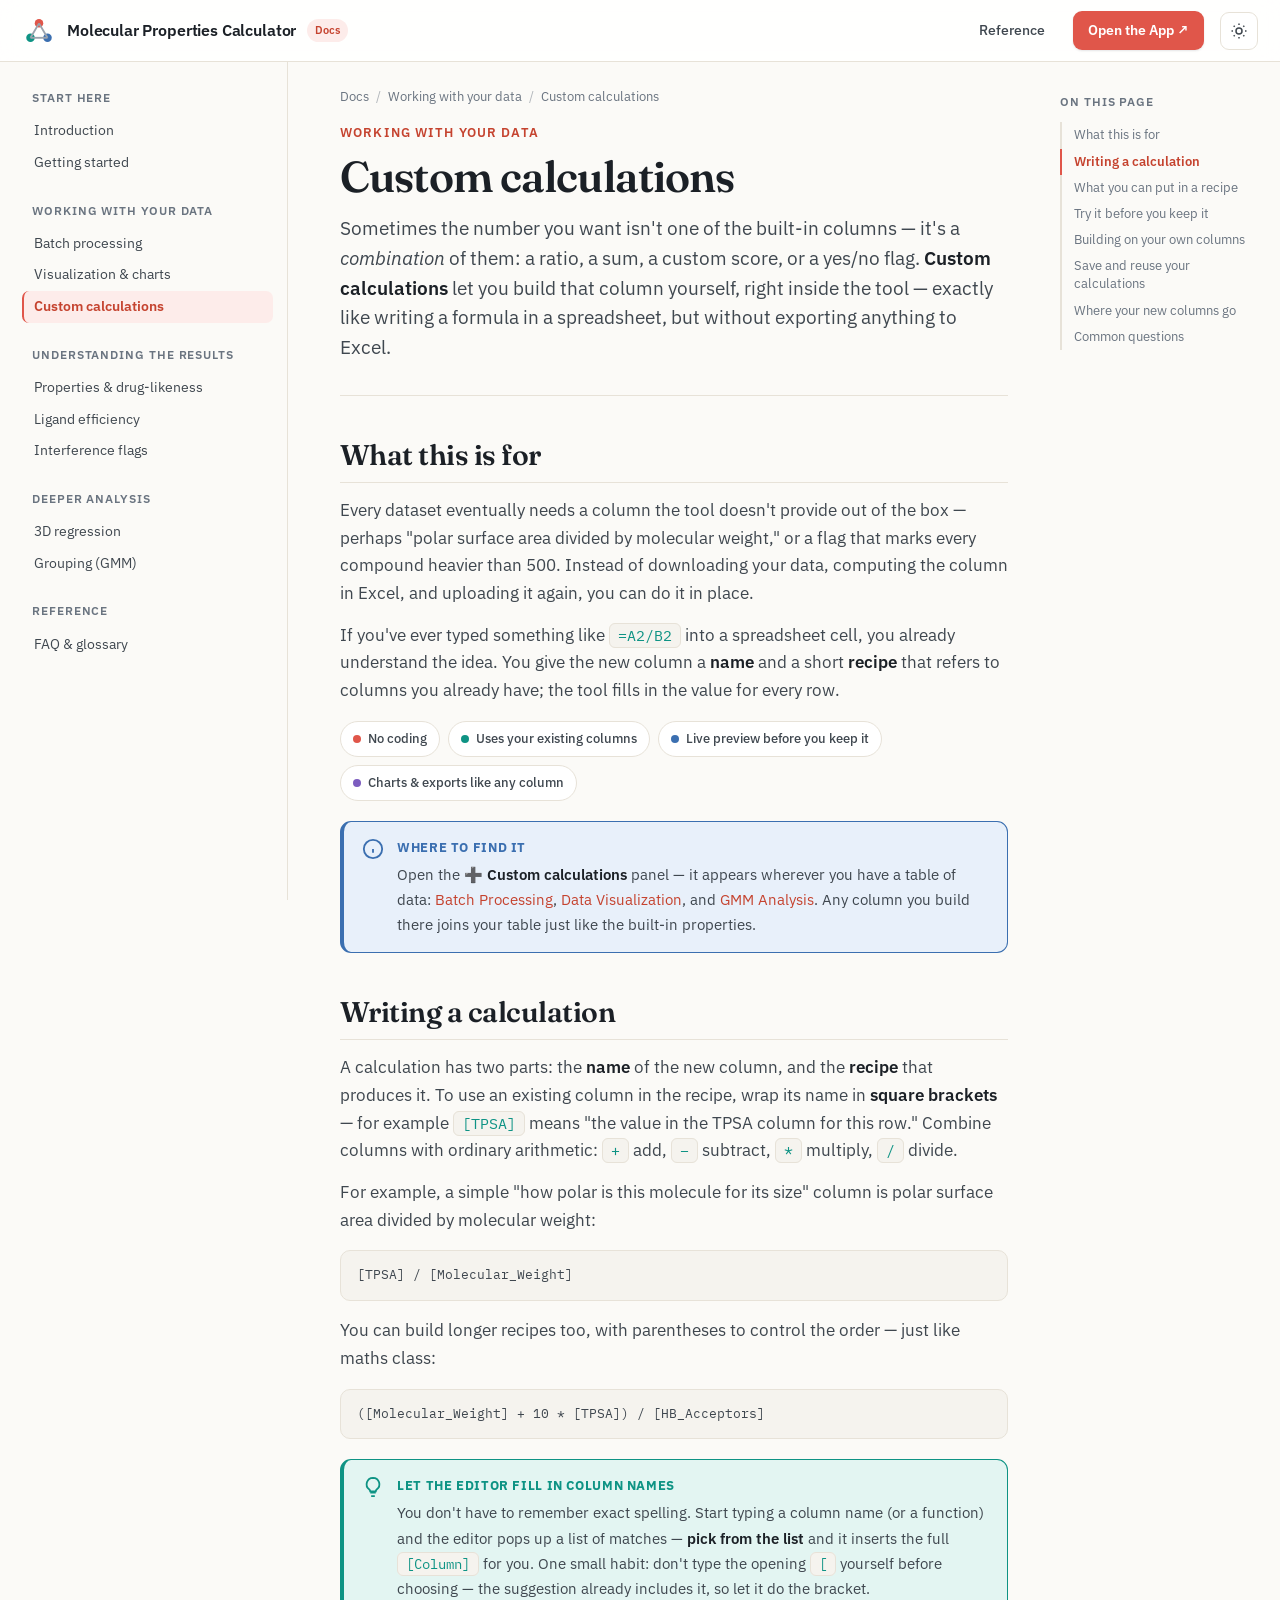
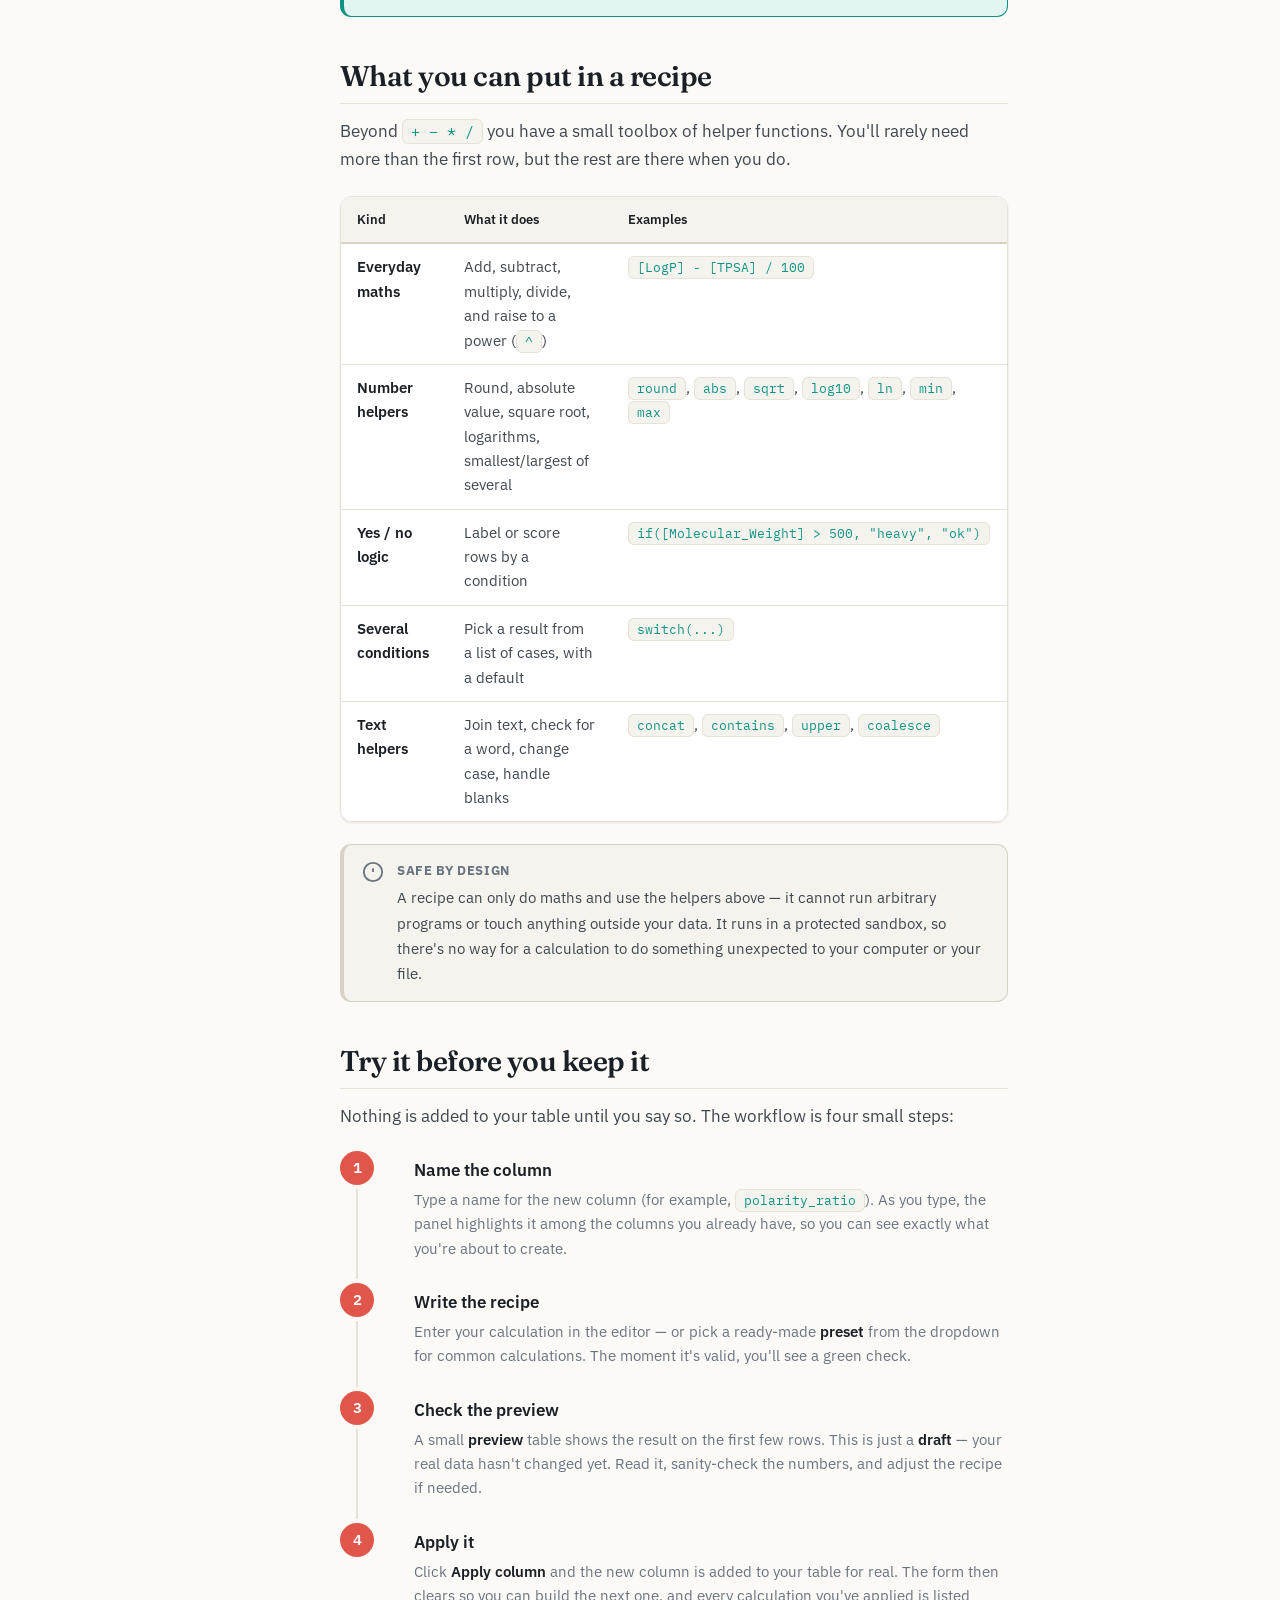
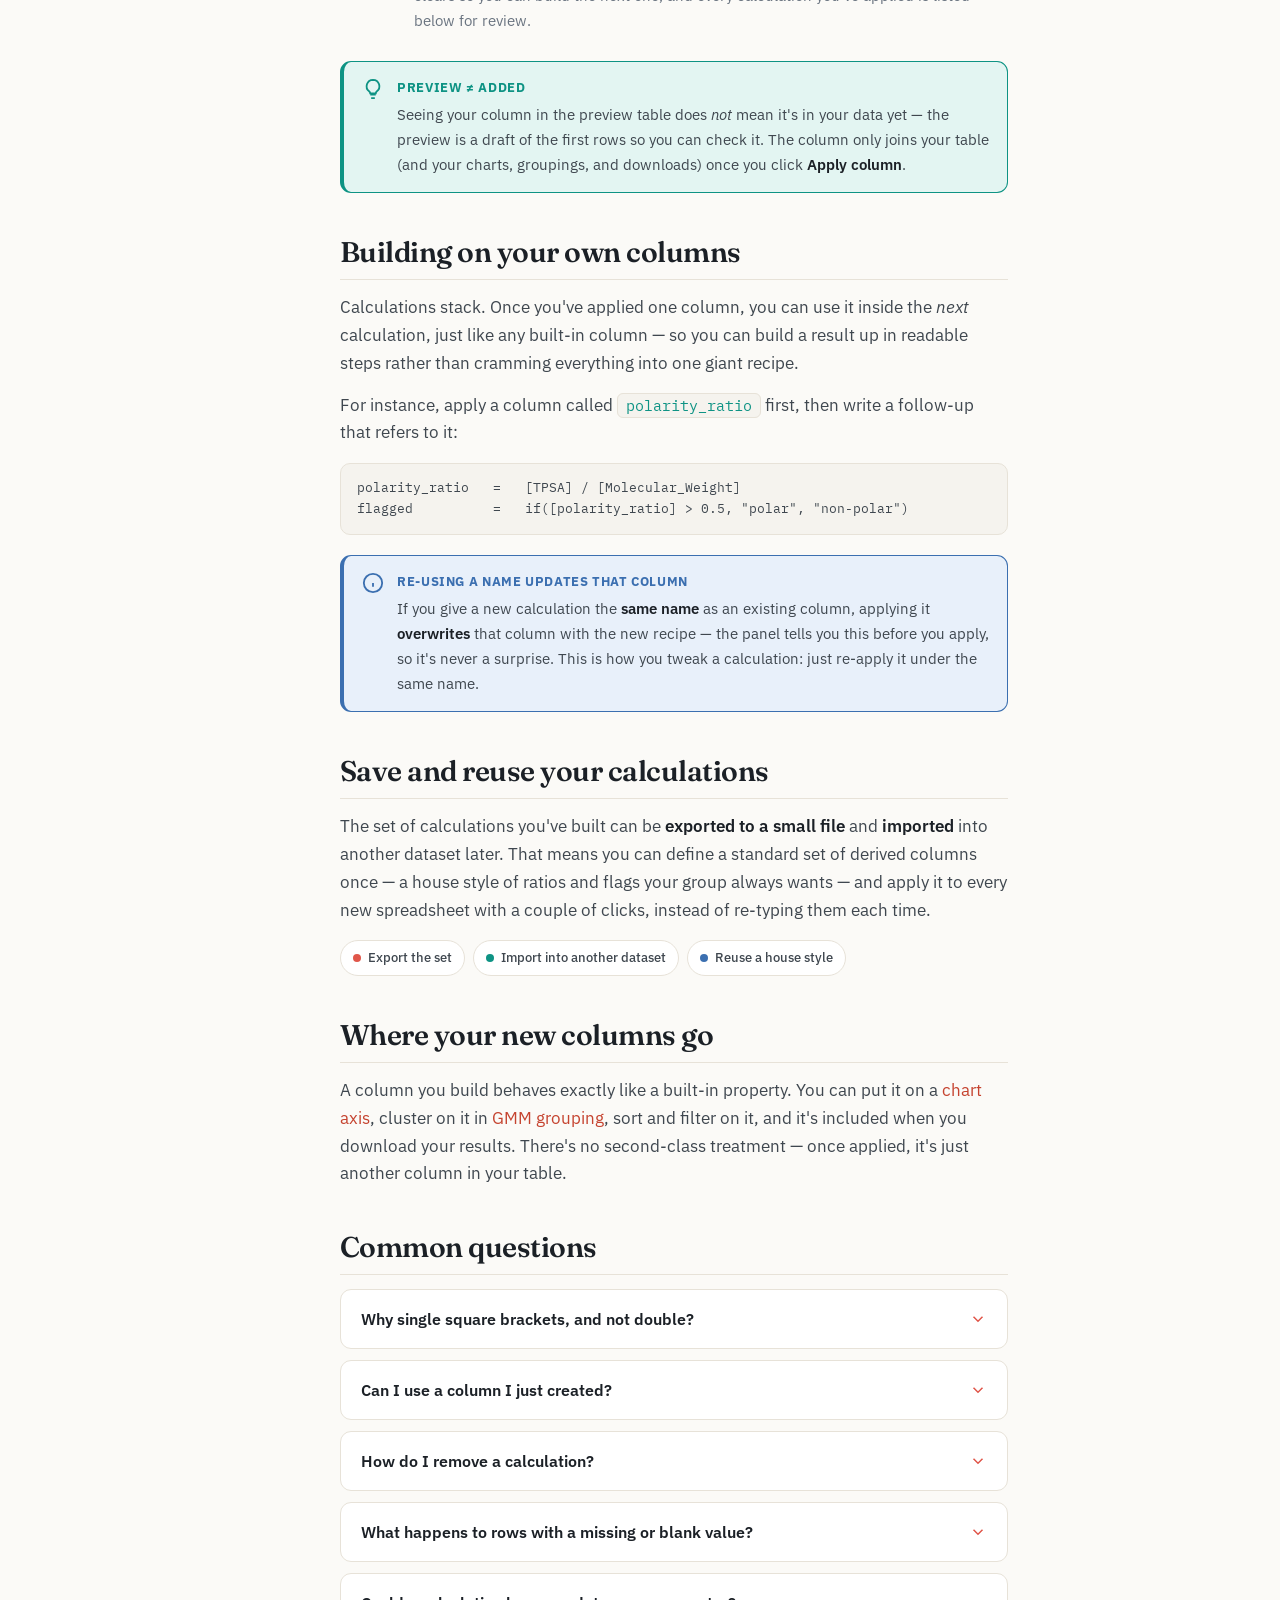
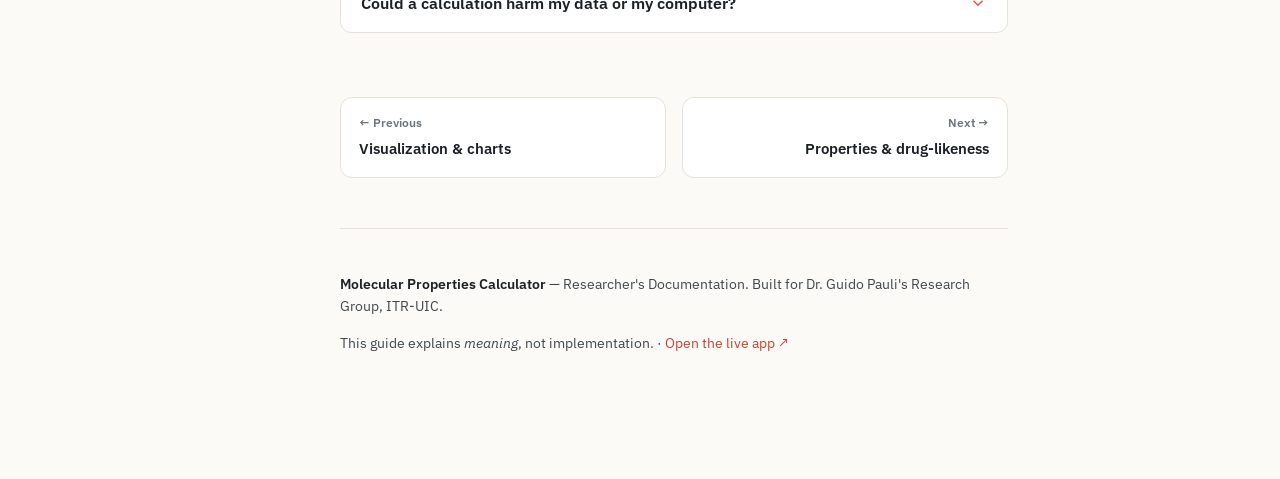
<file: custom-calculations.html>
<!DOCTYPE html>
<html lang="en" data-theme="light">
<head>
<meta charset="UTF-8" />
<meta name="viewport" content="width=device-width, initial-scale=1.0" />
<title>Custom calculations · Molecular Properties Calculator Docs</title>
<meta name="description" content="Create your own columns from the data you already have — like a spreadsheet formula, built into the tool. No coding required." />
<link rel="preconnect" href="https://fonts.googleapis.com">
<link rel="preconnect" href="https://fonts.gstatic.com" crossorigin>
<link href="https://fonts.googleapis.com/css2?family=Fraunces:opsz,wght@9..144,400;9..144,500;9..144,600;9..144,700&family=IBM+Plex+Sans:wght@400;500;600;700&family=IBM+Plex+Mono:wght@400;500;600&display=swap" rel="stylesheet">
<link rel="stylesheet" href="assets/styles.css">
</head>
<body data-page="custom-calculations">
<div class="progress" id="progress"></div>

<nav class="navbar">
  <button class="icon-btn menu-btn" id="menuBtn" aria-label="Menu"><svg width="18" height="18" viewBox="0 0 24 24" fill="none" stroke="currentColor" stroke-width="2"><path d="M3 6h18M3 12h18M3 18h18"/></svg></button>
  <a href="index.html" class="brand">
    <svg class="logo" viewBox="0 0 40 40" fill="none"><circle cx="20" cy="11" r="5" fill="#e0564a"/><circle cx="10" cy="28" r="5" fill="#0e9384"/><circle cx="30" cy="28" r="5" fill="#3b6fb0"/><line x1="20" y1="11" x2="10" y2="28" stroke="#9aa3ad" stroke-width="2.2"/><line x1="20" y1="11" x2="30" y2="28" stroke="#9aa3ad" stroke-width="2.2"/><line x1="10" y1="28" x2="30" y2="28" stroke="#9aa3ad" stroke-width="2.2"/></svg>
    <span class="full">Molecular Properties Calculator</span><span class="tag">Docs</span>
  </a>
  <div class="nav-spacer"></div>
  <a href="reference.html" class="nav-link hide-sm">Reference</a>
  <a href="https://molecular-properties-calculator-2.streamlit.app/" target="_blank" rel="noopener" class="nav-cta">Open the App ↗</a>
  <button class="icon-btn" id="themeBtn" aria-label="Toggle theme">
    <svg id="sunIcon" width="18" height="18" viewBox="0 0 24 24" fill="none" stroke="currentColor" stroke-width="2"><circle cx="12" cy="12" r="4"/><path d="M12 2v2M12 20v2M4.9 4.9l1.4 1.4M17.7 17.7l1.4 1.4M2 12h2M20 12h2M4.9 19.1l1.4-1.4M17.7 6.3l1.4-1.4"/></svg>
    <svg id="moonIcon" width="18" height="18" viewBox="0 0 24 24" fill="none" stroke="currentColor" stroke-width="2" style="display:none"><path d="M21 12.8A9 9 0 1 1 11.2 3a7 7 0 0 0 9.8 9.8z"/></svg>
  </button>
</nav>

<div class="scrim" id="scrim"></div>

<div class="layout">
  <aside class="sidebar" id="sidebar">
    <div class="side-group"><h4>Start Here</h4>
      <a class="side-link" data-page="home" href="index.html">Introduction</a>
      <a class="side-link" data-page="getting-started" href="getting-started.html">Getting started</a>
    </div>
    <div class="side-group"><h4>Working with your data</h4>
      <a class="side-link" data-page="batch" href="batch.html">Batch processing</a>
      <a class="side-link" data-page="visualization" href="visualization.html">Visualization &amp; charts</a>
      <a class="side-link" data-page="custom-calculations" href="custom-calculations.html">Custom calculations</a>
    </div>
    <div class="side-group"><h4>Understanding the results</h4>
      <a class="side-link" data-page="properties" href="properties.html">Properties &amp; drug-likeness</a>
      <a class="side-link" data-page="ligand-efficiency" href="ligand-efficiency.html">Ligand efficiency</a>
      <a class="side-link" data-page="interference" href="interference.html">Interference flags</a>
    </div>
    <div class="side-group"><h4>Deeper analysis</h4>
      <a class="side-link" data-page="regression" href="regression.html">3D regression</a>
      <a class="side-link" data-page="gmm" href="gmm.html">Grouping (GMM)</a>
    </div>
    <div class="side-group"><h4>Reference</h4>
      <a class="side-link" data-page="reference" href="reference.html">FAQ &amp; glossary</a>
    </div>
  </aside>

  <div class="main-wrap">
    <main class="content">

      <div class="page-head">
        <div class="breadcrumb"><a href="index.html">Docs</a><span class="sep">/</span><span>Working with your data</span><span class="sep">/</span><span>Custom calculations</span></div>
        <div class="eyebrow">WORKING WITH YOUR DATA</div>
        <h1>Custom calculations</h1>
        <p class="lead">Sometimes the number you want isn't one of the built-in columns — it's a <em>combination</em> of them: a ratio, a sum, a custom score, or a yes/no flag. <strong>Custom calculations</strong> let you build that column yourself, right inside the tool — exactly like writing a formula in a spreadsheet, but without exporting anything to Excel.</p>
      </div>

      <section>
        <h2>What this is for</h2>
        <p>Every dataset eventually needs a column the tool doesn't provide out of the box — perhaps "polar surface area divided by molecular weight," or a flag that marks every compound heavier than 500. Instead of downloading your data, computing the column in Excel, and uploading it again, you can do it in place.</p>
        <p>If you've ever typed something like <span class="smiles">=A2/B2</span> into a spreadsheet cell, you already understand the idea. You give the new column a <strong>name</strong> and a short <strong>recipe</strong> that refers to columns you already have; the tool fills in the value for every row.</p>

        <div class="badge-row">
          <span class="chip"><span class="dot" style="background:var(--brand)"></span>No coding</span>
          <span class="chip"><span class="dot" style="background:var(--teal)"></span>Uses your existing columns</span>
          <span class="chip"><span class="dot" style="background:var(--blue)"></span>Live preview before you keep it</span>
          <span class="chip"><span class="dot" style="background:var(--violet)"></span>Charts &amp; exports like any column</span>
        </div>

        <div class="adm adm-info"><svg class="ai" viewBox="0 0 24 24" fill="none" stroke="currentColor" stroke-width="2"><circle cx="12" cy="12" r="10"/><path d="M12 16v-4M12 8h.01"/></svg>
          <div><div class="at">Where to find it</div><p>Open the <strong>➕ Custom calculations</strong> panel — it appears wherever you have a table of data: <a href="batch.html">Batch Processing</a>, <a href="visualization.html">Data Visualization</a>, and <a href="gmm.html">GMM Analysis</a>. Any column you build there joins your table just like the built-in properties.</p></div></div>
      </section>

      <section>
        <h2>Writing a calculation</h2>
        <p>A calculation has two parts: the <strong>name</strong> of the new column, and the <strong>recipe</strong> that produces it. To use an existing column in the recipe, wrap its name in <strong>square brackets</strong> — for example <span class="smiles">[TPSA]</span> means "the value in the TPSA column for this row." Combine columns with ordinary arithmetic: <span class="smiles">+</span> add, <span class="smiles">−</span> subtract, <span class="smiles">*</span> multiply, <span class="smiles">/</span> divide.</p>

        <p>For example, a simple "how polar is this molecule for its size" column is polar surface area divided by molecular weight:</p>

        <pre class="codeblock">[TPSA] / [Molecular_Weight]</pre>

        <p>You can build longer recipes too, with parentheses to control the order — just like maths class:</p>

        <pre class="codeblock">([Molecular_Weight] + 10 * [TPSA]) / [HB_Acceptors]</pre>

        <div class="adm adm-tip"><svg class="ai" viewBox="0 0 24 24" fill="none" stroke="currentColor" stroke-width="2"><path d="M9 18h6M10 22h4M12 2a7 7 0 0 0-4 12.7c.6.5 1 1.3 1 2.1h6c0-.8.4-1.6 1-2.1A7 7 0 0 0 12 2z"/></svg>
          <div><div class="at">Let the editor fill in column names</div><p>You don't have to remember exact spelling. Start typing a column name (or a function) and the editor pops up a list of matches — <strong>pick from the list</strong> and it inserts the full <span class="smiles">[Column]</span> for you. One small habit: don't type the opening <span class="smiles">[</span> yourself before choosing — the suggestion already includes it, so let it do the bracket.</p></div></div>
      </section>

      <section>
        <h2>What you can put in a recipe</h2>
        <p>Beyond <span class="smiles">+ − * /</span> you have a small toolbox of helper functions. You'll rarely need more than the first row, but the rest are there when you do.</p>

        <div class="table-wrap">
          <table>
            <thead><tr><th>Kind</th><th>What it does</th><th>Examples</th></tr></thead>
            <tbody>
              <tr><td><strong>Everyday maths</strong></td><td>Add, subtract, multiply, divide, and raise to a power (<span class="smiles">^</span>)</td><td><span class="smiles">[LogP] - [TPSA] / 100</span></td></tr>
              <tr><td><strong>Number helpers</strong></td><td>Round, absolute value, square root, logarithms, smallest/largest of several</td><td><span class="smiles">round</span>, <span class="smiles">abs</span>, <span class="smiles">sqrt</span>, <span class="smiles">log10</span>, <span class="smiles">ln</span>, <span class="smiles">min</span>, <span class="smiles">max</span></td></tr>
              <tr><td><strong>Yes / no logic</strong></td><td>Label or score rows by a condition</td><td><span class="smiles">if([Molecular_Weight] &gt; 500, "heavy", "ok")</span></td></tr>
              <tr><td><strong>Several conditions</strong></td><td>Pick a result from a list of cases, with a default</td><td><span class="smiles">switch(...)</span></td></tr>
              <tr><td><strong>Text helpers</strong></td><td>Join text, check for a word, change case, handle blanks</td><td><span class="smiles">concat</span>, <span class="smiles">contains</span>, <span class="smiles">upper</span>, <span class="smiles">coalesce</span></td></tr>
            </tbody>
          </table>
        </div>

        <div class="adm adm-note"><svg class="ai" viewBox="0 0 24 24" fill="none" stroke="currentColor" stroke-width="2"><path d="M12 2a10 10 0 1 0 0 20 10 10 0 0 0 0-20z"/><path d="M12 8v4M12 16h.01"/></svg>
          <div><div class="at">Safe by design</div><p>A recipe can only do maths and use the helpers above — it cannot run arbitrary programs or touch anything outside your data. It runs in a protected sandbox, so there's no way for a calculation to do something unexpected to your computer or your file.</p></div></div>
      </section>

      <section>
        <h2>Try it before you keep it</h2>
        <p>Nothing is added to your table until you say so. The workflow is four small steps:</p>

        <div class="steps">
          <div class="step"><h4>Name the column</h4>
            <p>Type a name for the new column (for example, <span class="smiles">polarity_ratio</span>). As you type, the panel highlights it among the columns you already have, so you can see exactly what you're about to create.</p></div>

          <div class="step"><h4>Write the recipe</h4>
            <p>Enter your calculation in the editor — or pick a ready-made <strong>preset</strong> from the dropdown for common calculations. The moment it's valid, you'll see a green check.</p></div>

          <div class="step"><h4>Check the preview</h4>
            <p>A small <strong>preview</strong> table shows the result on the first few rows. This is just a <strong>draft</strong> — your real data hasn't changed yet. Read it, sanity-check the numbers, and adjust the recipe if needed.</p></div>

          <div class="step"><h4>Apply it</h4>
            <p>Click <strong>Apply column</strong> and the new column is added to your table for real. The form then clears so you can build the next one, and every calculation you've applied is listed below for review.</p></div>
        </div>

        <div class="adm adm-tip"><svg class="ai" viewBox="0 0 24 24" fill="none" stroke="currentColor" stroke-width="2"><path d="M9 18h6M10 22h4M12 2a7 7 0 0 0-4 12.7c.6.5 1 1.3 1 2.1h6c0-.8.4-1.6 1-2.1A7 7 0 0 0 12 2z"/></svg>
          <div><div class="at">Preview ≠ added</div><p>Seeing your column in the preview table does <em>not</em> mean it's in your data yet — the preview is a draft of the first rows so you can check it. The column only joins your table (and your charts, groupings, and downloads) once you click <strong>Apply column</strong>.</p></div></div>
      </section>

      <section>
        <h2>Building on your own columns</h2>
        <p>Calculations stack. Once you've applied one column, you can use it inside the <em>next</em> calculation, just like any built-in column — so you can build a result up in readable steps rather than cramming everything into one giant recipe.</p>

        <p>For instance, apply a column called <span class="smiles">polarity_ratio</span> first, then write a follow-up that refers to it:</p>

        <pre class="codeblock">polarity_ratio   =   [TPSA] / [Molecular_Weight]
flagged          =   if([polarity_ratio] &gt; 0.5, "polar", "non-polar")</pre>

        <div class="adm adm-info"><svg class="ai" viewBox="0 0 24 24" fill="none" stroke="currentColor" stroke-width="2"><circle cx="12" cy="12" r="10"/><path d="M12 16v-4M12 8h.01"/></svg>
          <div><div class="at">Re-using a name updates that column</div><p>If you give a new calculation the <strong>same name</strong> as an existing column, applying it <strong>overwrites</strong> that column with the new recipe — the panel tells you this before you apply, so it's never a surprise. This is how you tweak a calculation: just re-apply it under the same name.</p></div></div>
      </section>

      <section>
        <h2>Save and reuse your calculations</h2>
        <p>The set of calculations you've built can be <strong>exported to a small file</strong> and <strong>imported</strong> into another dataset later. That means you can define a standard set of derived columns once — a house style of ratios and flags your group always wants — and apply it to every new spreadsheet with a couple of clicks, instead of re-typing them each time.</p>

        <div class="badge-row">
          <span class="chip"><span class="dot" style="background:var(--brand)"></span>Export the set</span>
          <span class="chip"><span class="dot" style="background:var(--teal)"></span>Import into another dataset</span>
          <span class="chip"><span class="dot" style="background:var(--blue)"></span>Reuse a house style</span>
        </div>
      </section>

      <section>
        <h2>Where your new columns go</h2>
        <p>A column you build behaves exactly like a built-in property. You can put it on a <a href="visualization.html">chart axis</a>, cluster on it in <a href="gmm.html">GMM grouping</a>, sort and filter on it, and it's included when you download your results. There's no second-class treatment — once applied, it's just another column in your table.</p>
      </section>

      <section>
        <h2>Common questions</h2>
        <div class="faq">
          <details><summary>Why single square brackets, and not double?<svg class="chev" width="18" height="18" viewBox="0 0 24 24" fill="none" stroke="currentColor" stroke-width="2"><path d="M6 9l6 6 6-6"/></svg></summary><div class="faq-body"><p>A column reference is wrapped in <strong>one</strong> pair of brackets: <span class="smiles">[TPSA]</span>. Double brackets like <span class="smiles">[[TPSA]]</span> are read as something else and won't work. The easiest way to avoid the mistake is to pick the column from the suggestion list rather than typing the brackets yourself — it inserts the correct single-bracket form.</p></div></details>
          <details><summary>Can I use a column I just created?<svg class="chev" width="18" height="18" viewBox="0 0 24 24" fill="none" stroke="currentColor" stroke-width="2"><path d="M6 9l6 6 6-6"/></svg></summary><div class="faq-body"><p>Yes. After you apply a calculation, its column is available to the next one — so you can build results up in steps. The editor will suggest it just like any other column.</p></div></details>
          <details><summary>How do I remove a calculation?<svg class="chev" width="18" height="18" viewBox="0 0 24 24" fill="none" stroke="currentColor" stroke-width="2"><path d="M6 9l6 6 6-6"/></svg></summary><div class="faq-body"><p>Every calculation you've applied is listed in the panel with a small remove button. Removing one drops its column from your table; the rest are unaffected.</p></div></details>
          <details><summary>What happens to rows with a missing or blank value?<svg class="chev" width="18" height="18" viewBox="0 0 24 24" fill="none" stroke="currentColor" stroke-width="2"><path d="M6 9l6 6 6-6"/></svg></summary><div class="faq-body"><p>If a row is missing one of the values the recipe needs, that row's result is left blank rather than guessed. The preview tells you how many of the sampled rows came out blank, so you can spot gaps in your data early.</p></div></details>
          <details><summary>Could a calculation harm my data or my computer?<svg class="chev" width="18" height="18" viewBox="0 0 24 24" fill="none" stroke="currentColor" stroke-width="2"><path d="M6 9l6 6 6-6"/></svg></summary><div class="faq-body"><p>No. Recipes are limited to maths and the listed helper functions, and run in a protected sandbox. A calculation can only produce a number (or a short text label) from your existing columns — it can't run programs or reach outside your data.</p></div></details>
        </div>
      </section>

      <div class="pager"><a href="visualization.html"><span class="pl">← Previous</span><span class="pt">Visualization &amp; charts</span></a><a class="next" href="properties.html"><span class="pl">Next →</span><span class="pt">Properties &amp; drug-likeness</span></a></div>

      <div class="footer">
        <p><strong>Molecular Properties Calculator</strong> — Researcher's Documentation. Built for Dr. Guido Pauli's Research Group, ITR-UIC.</p>
        <p style="margin-top:6px">This guide explains <em>meaning</em>, not implementation. · <a href="https://molecular-properties-calculator-2.streamlit.app/" target="_blank" rel="noopener">Open the live app ↗</a></p>
      </div>

    </main>
    <nav class="toc" id="toc"></nav>
  </div>
</div>

<script src="assets/app.js"></script>
</body>
</html>
</file>
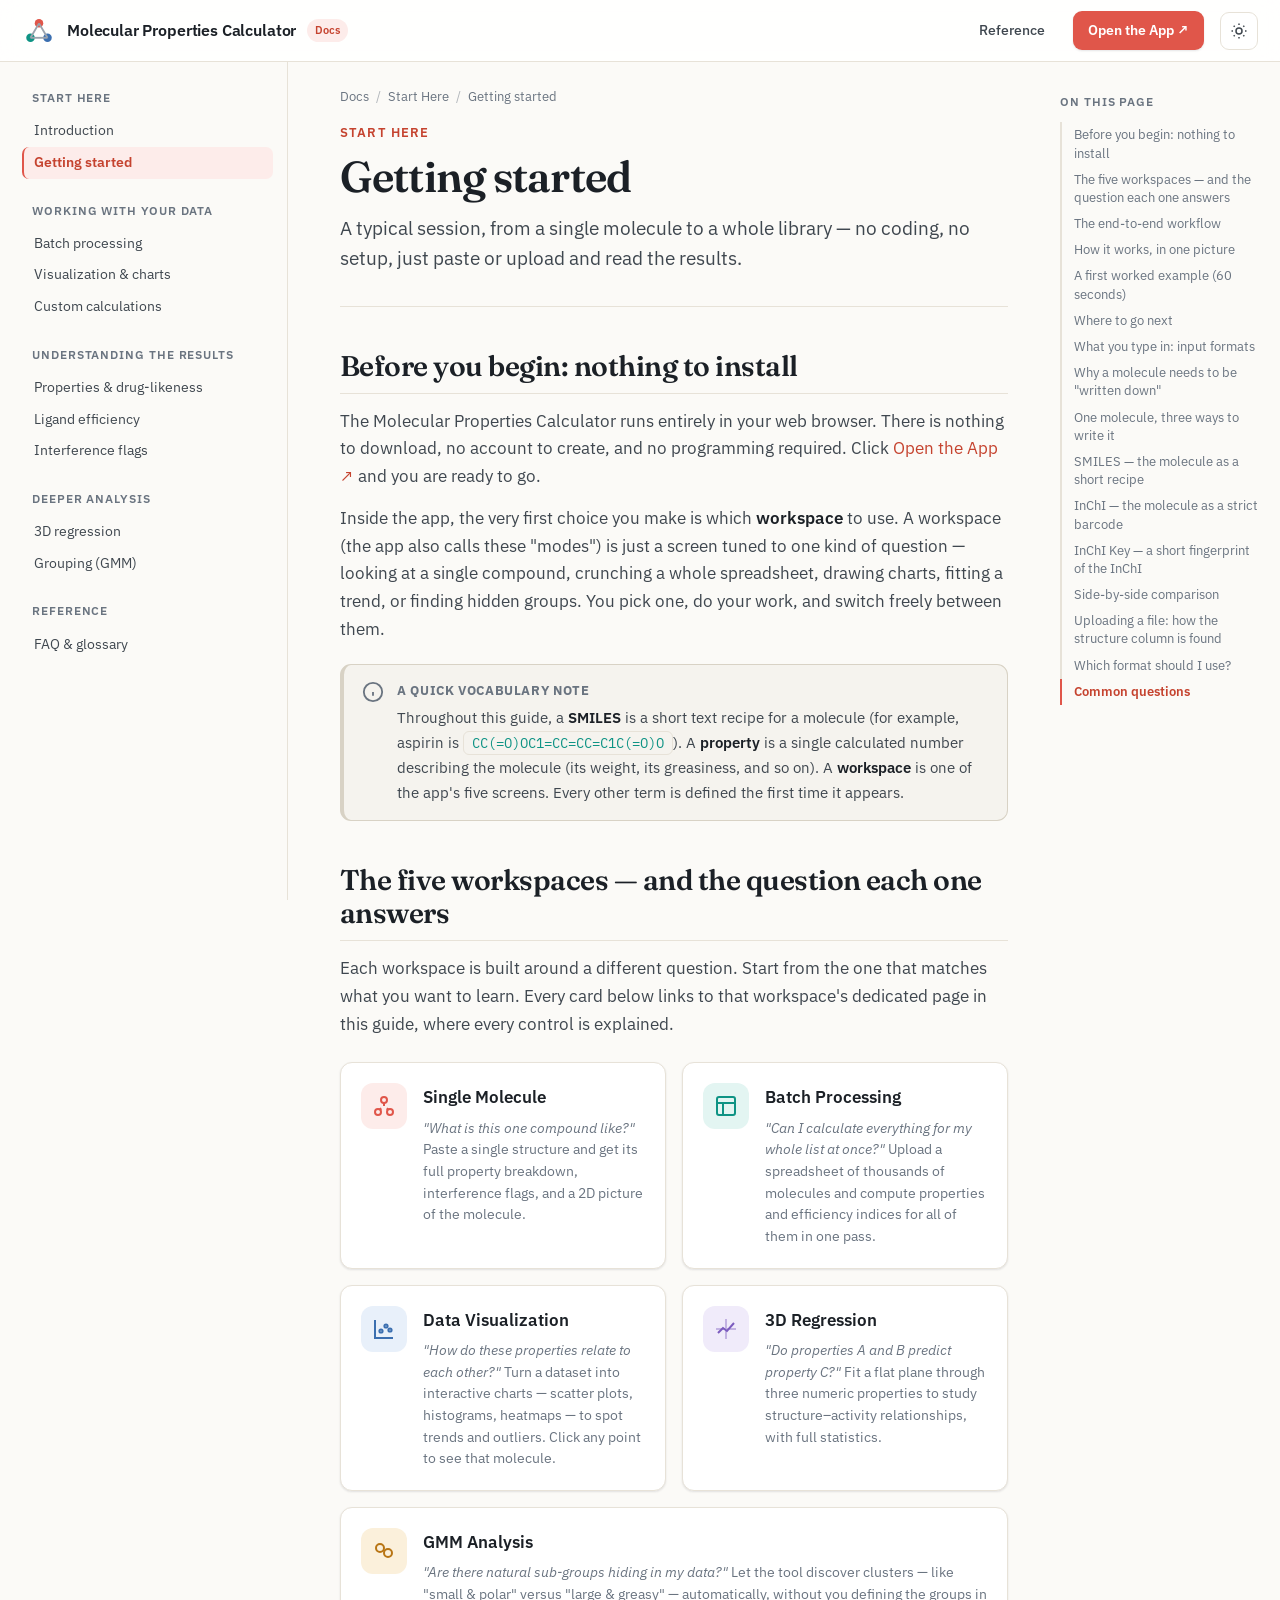
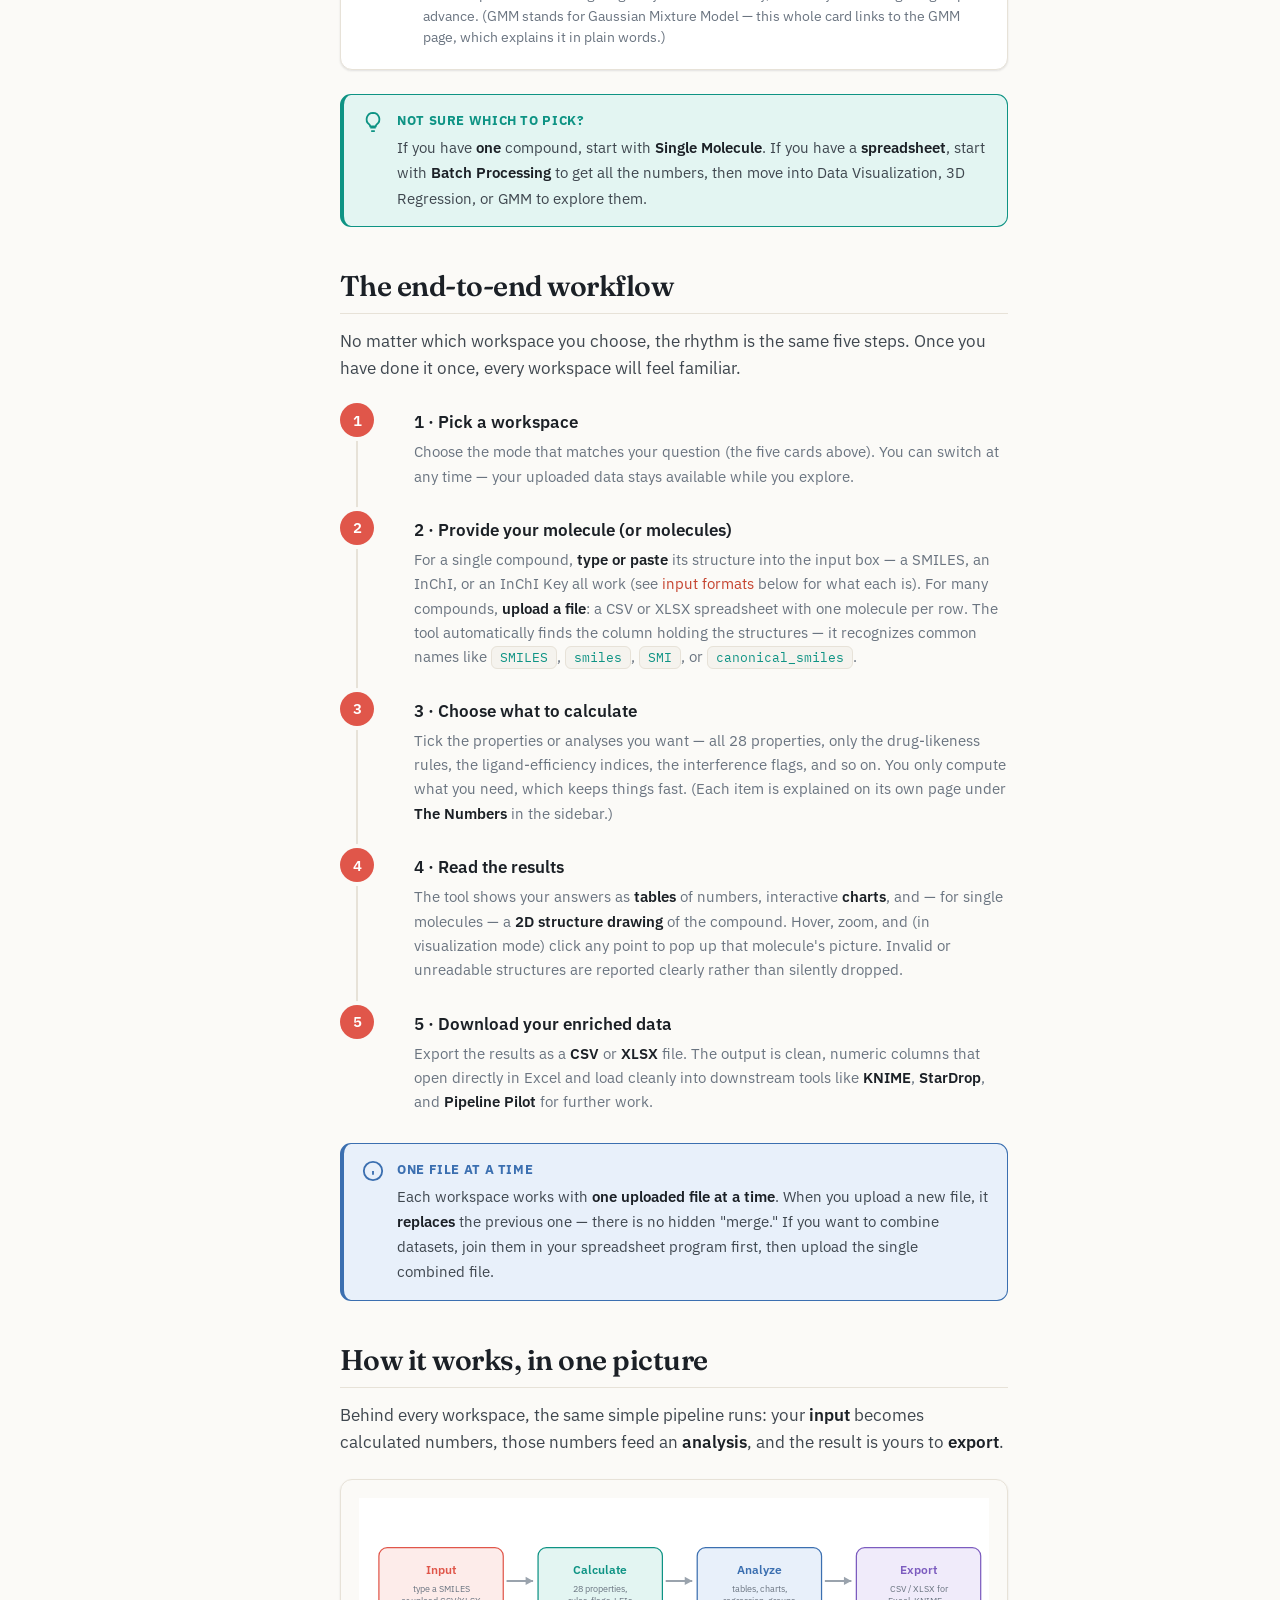
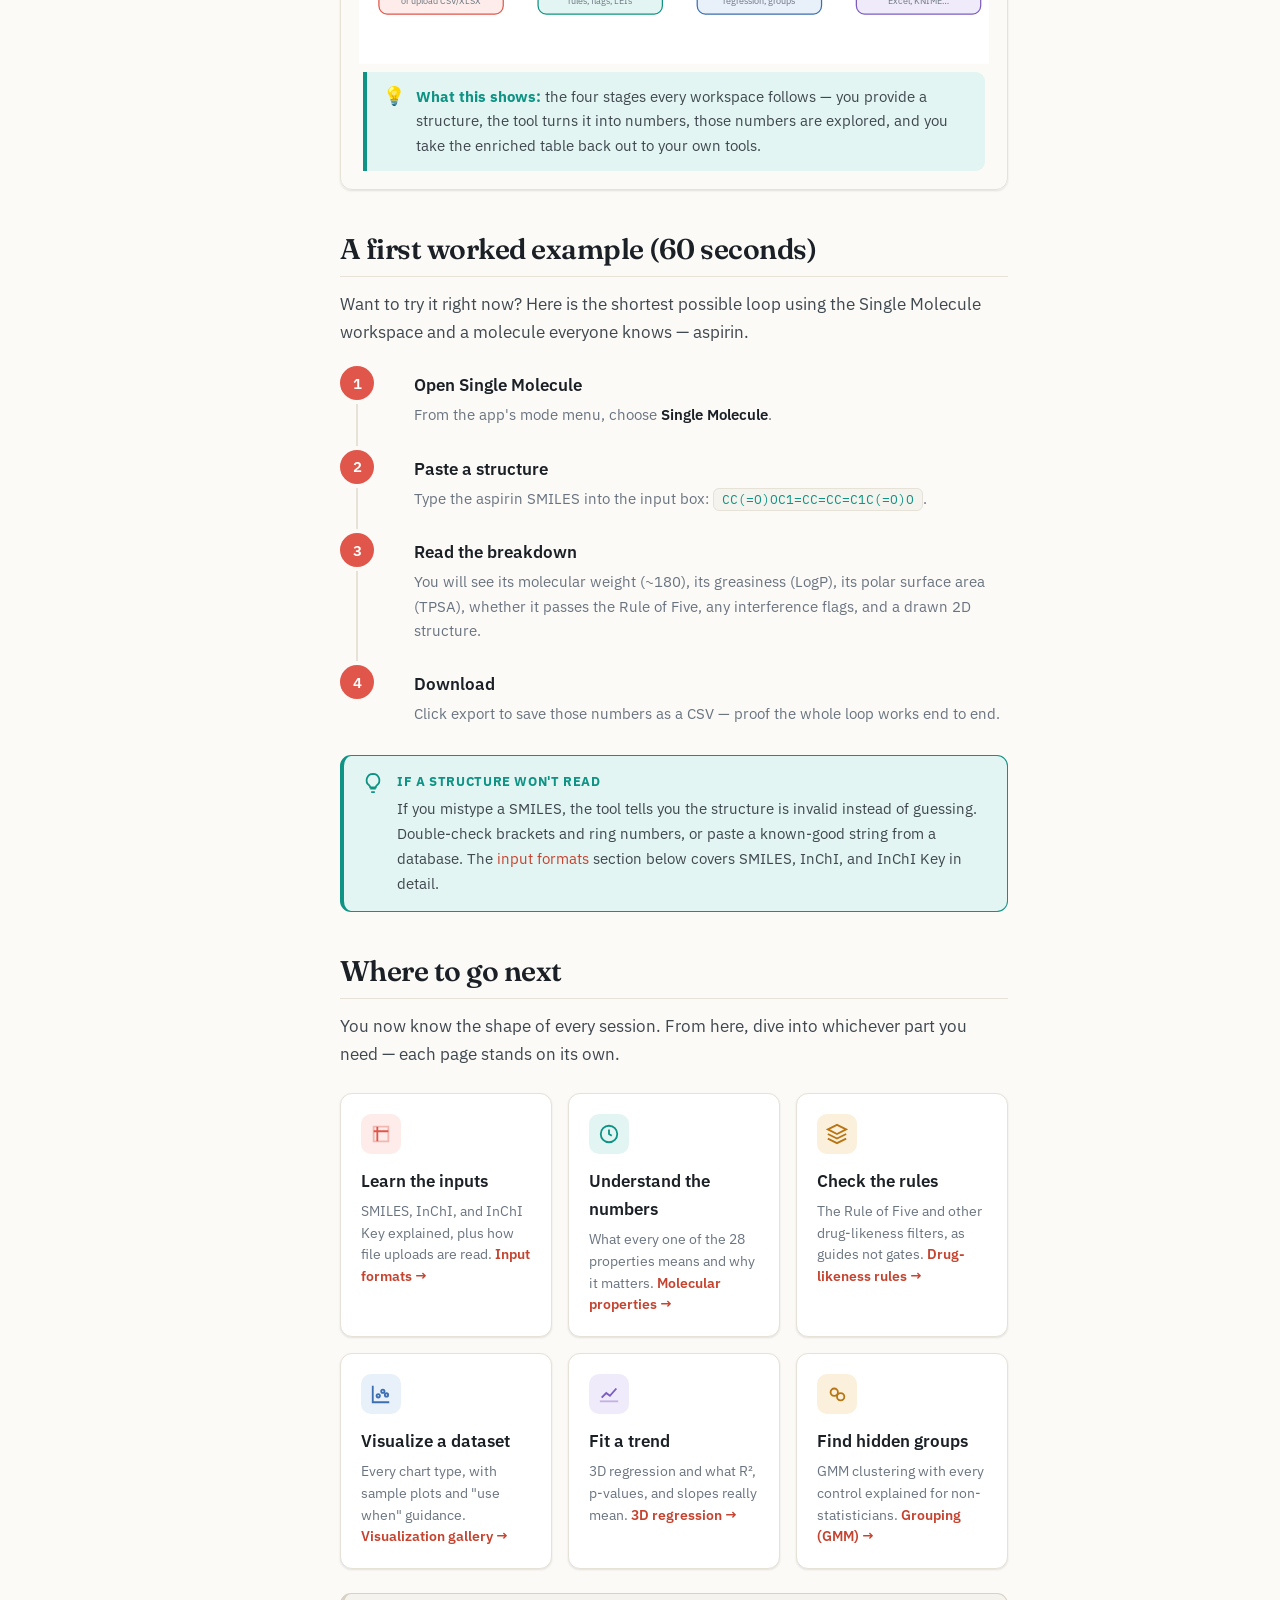
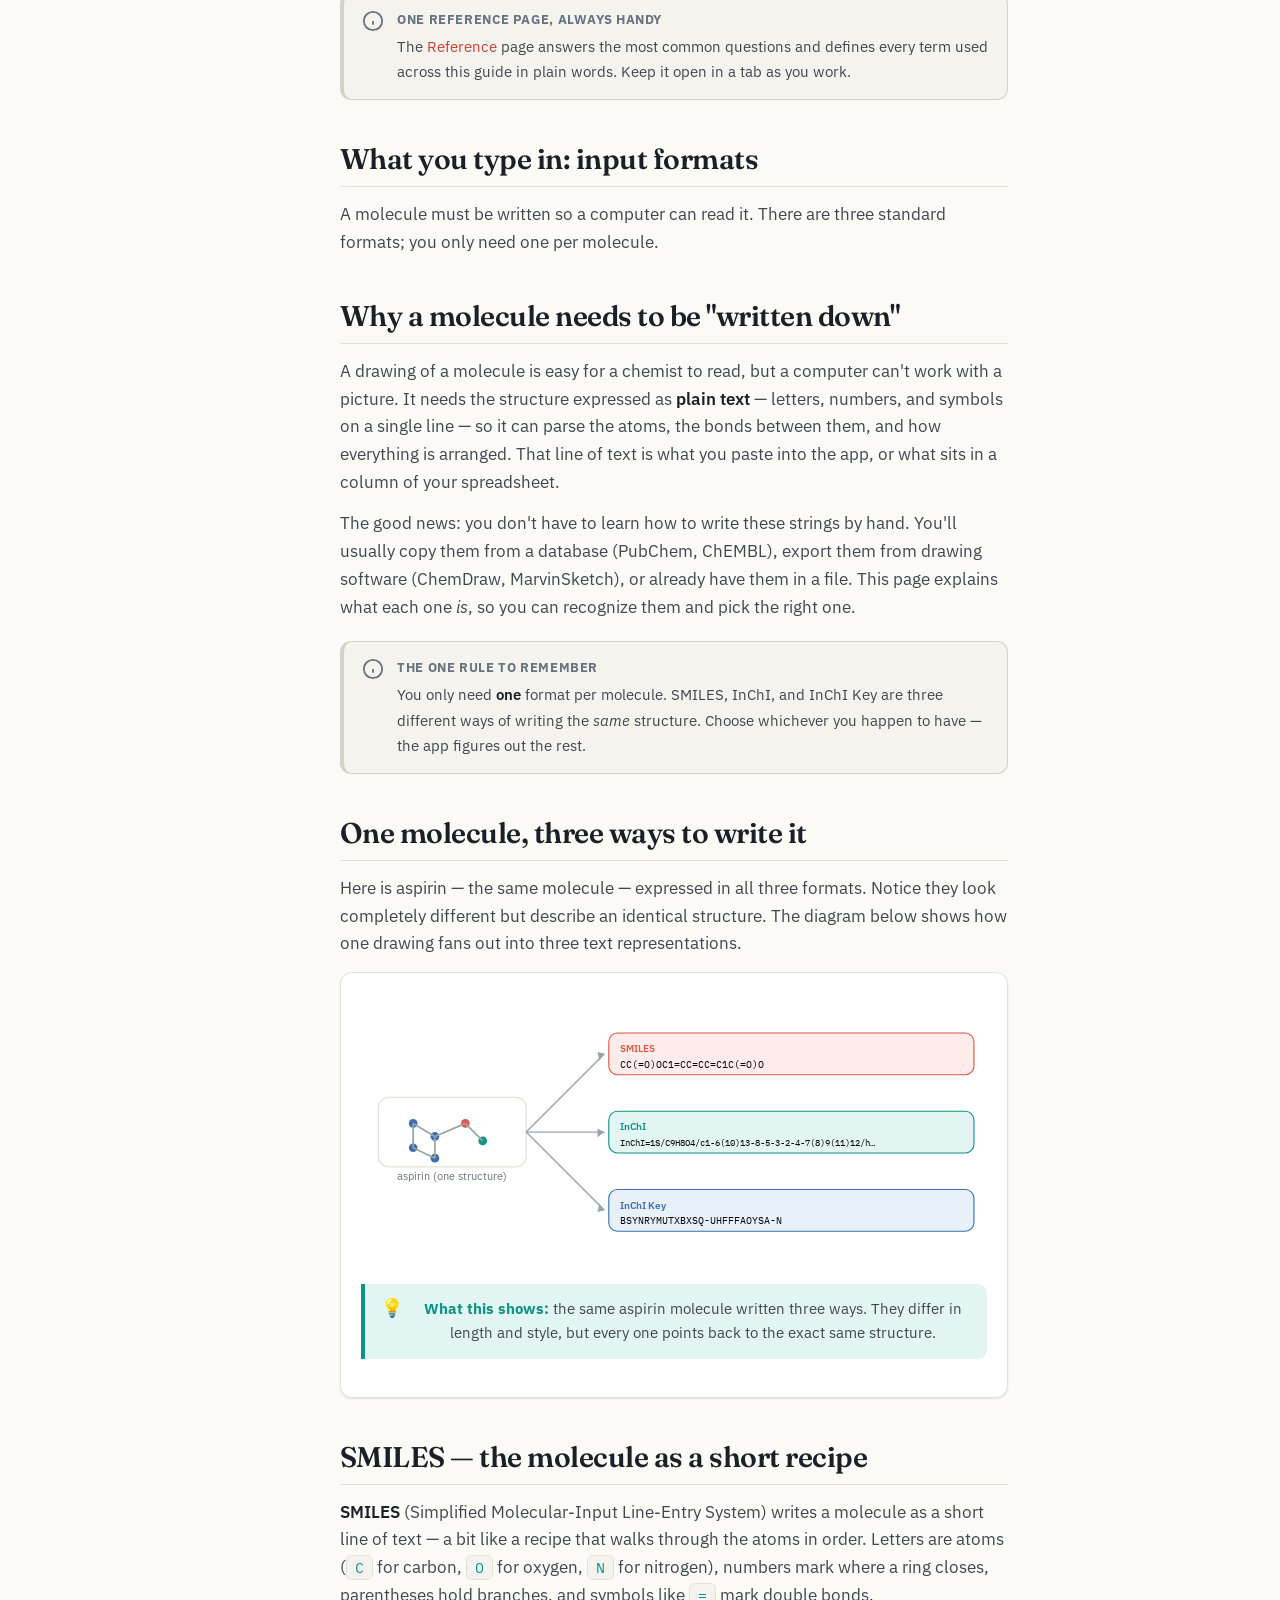
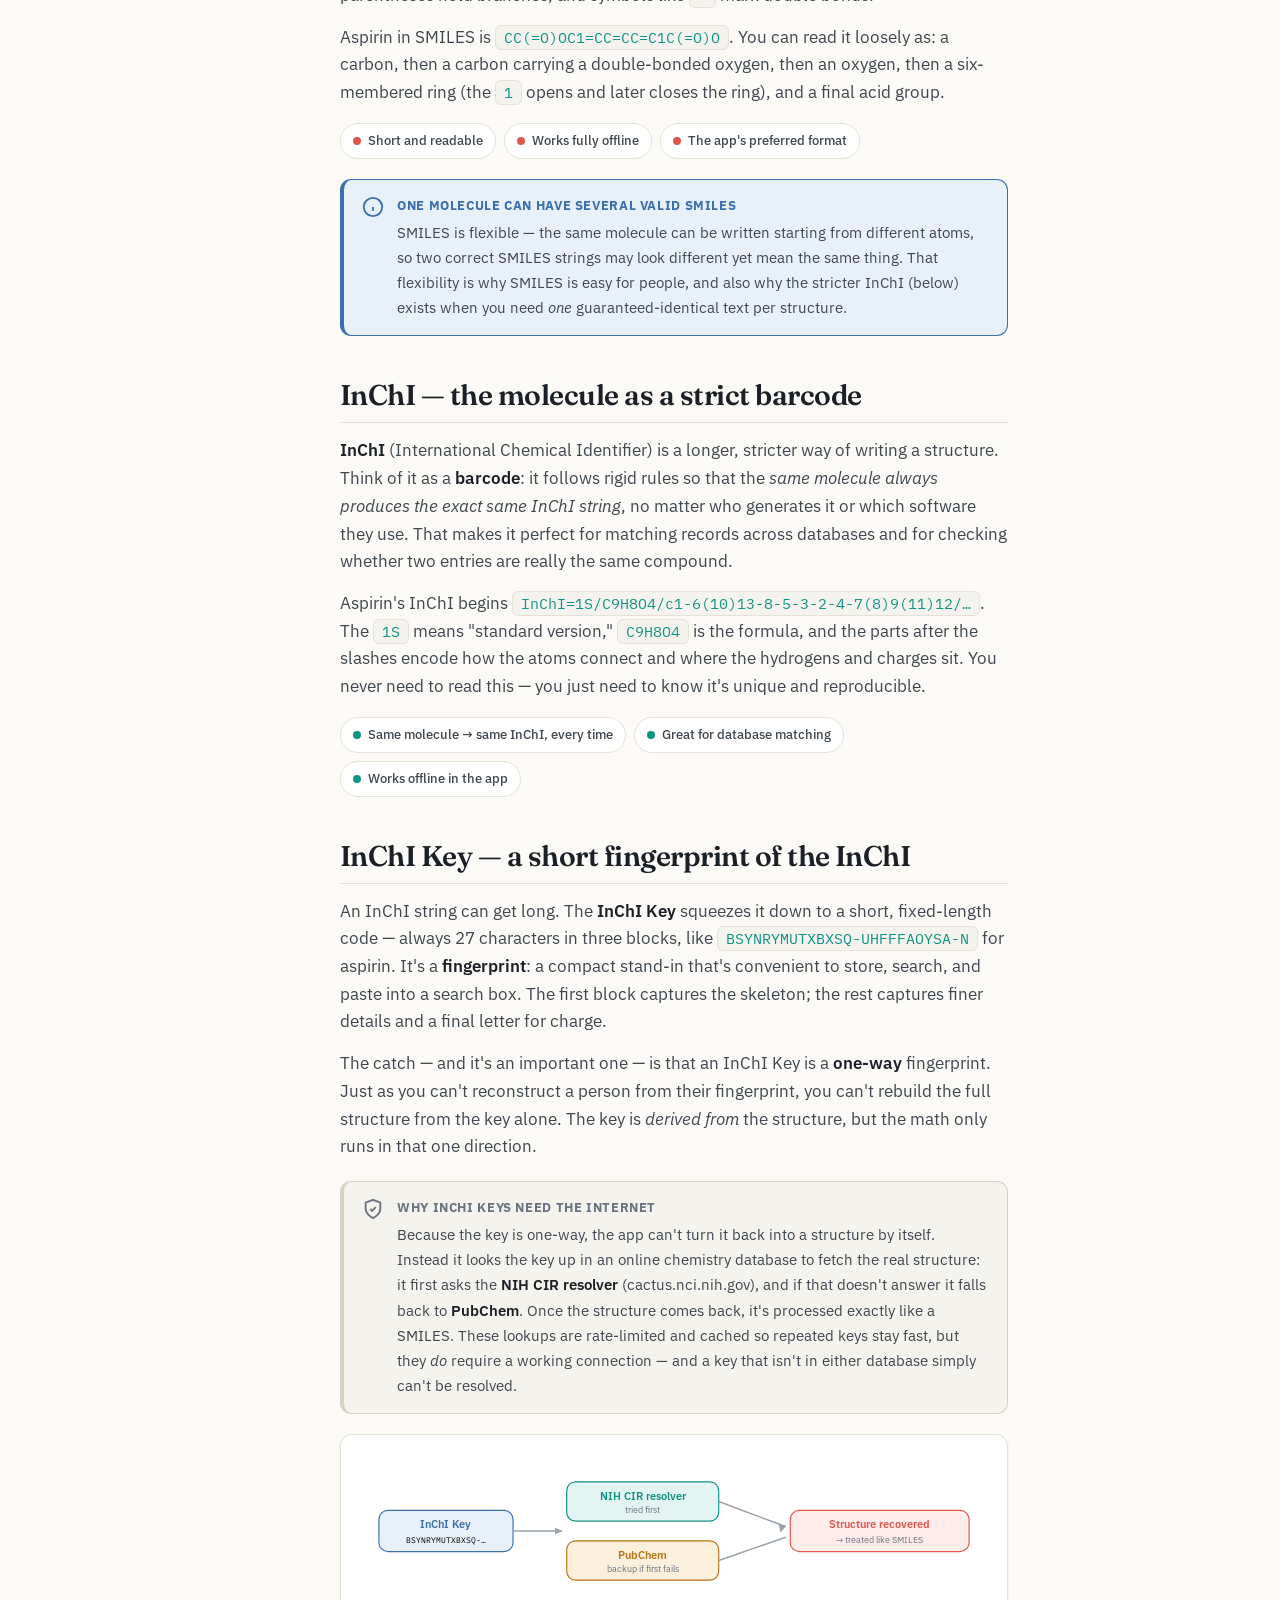
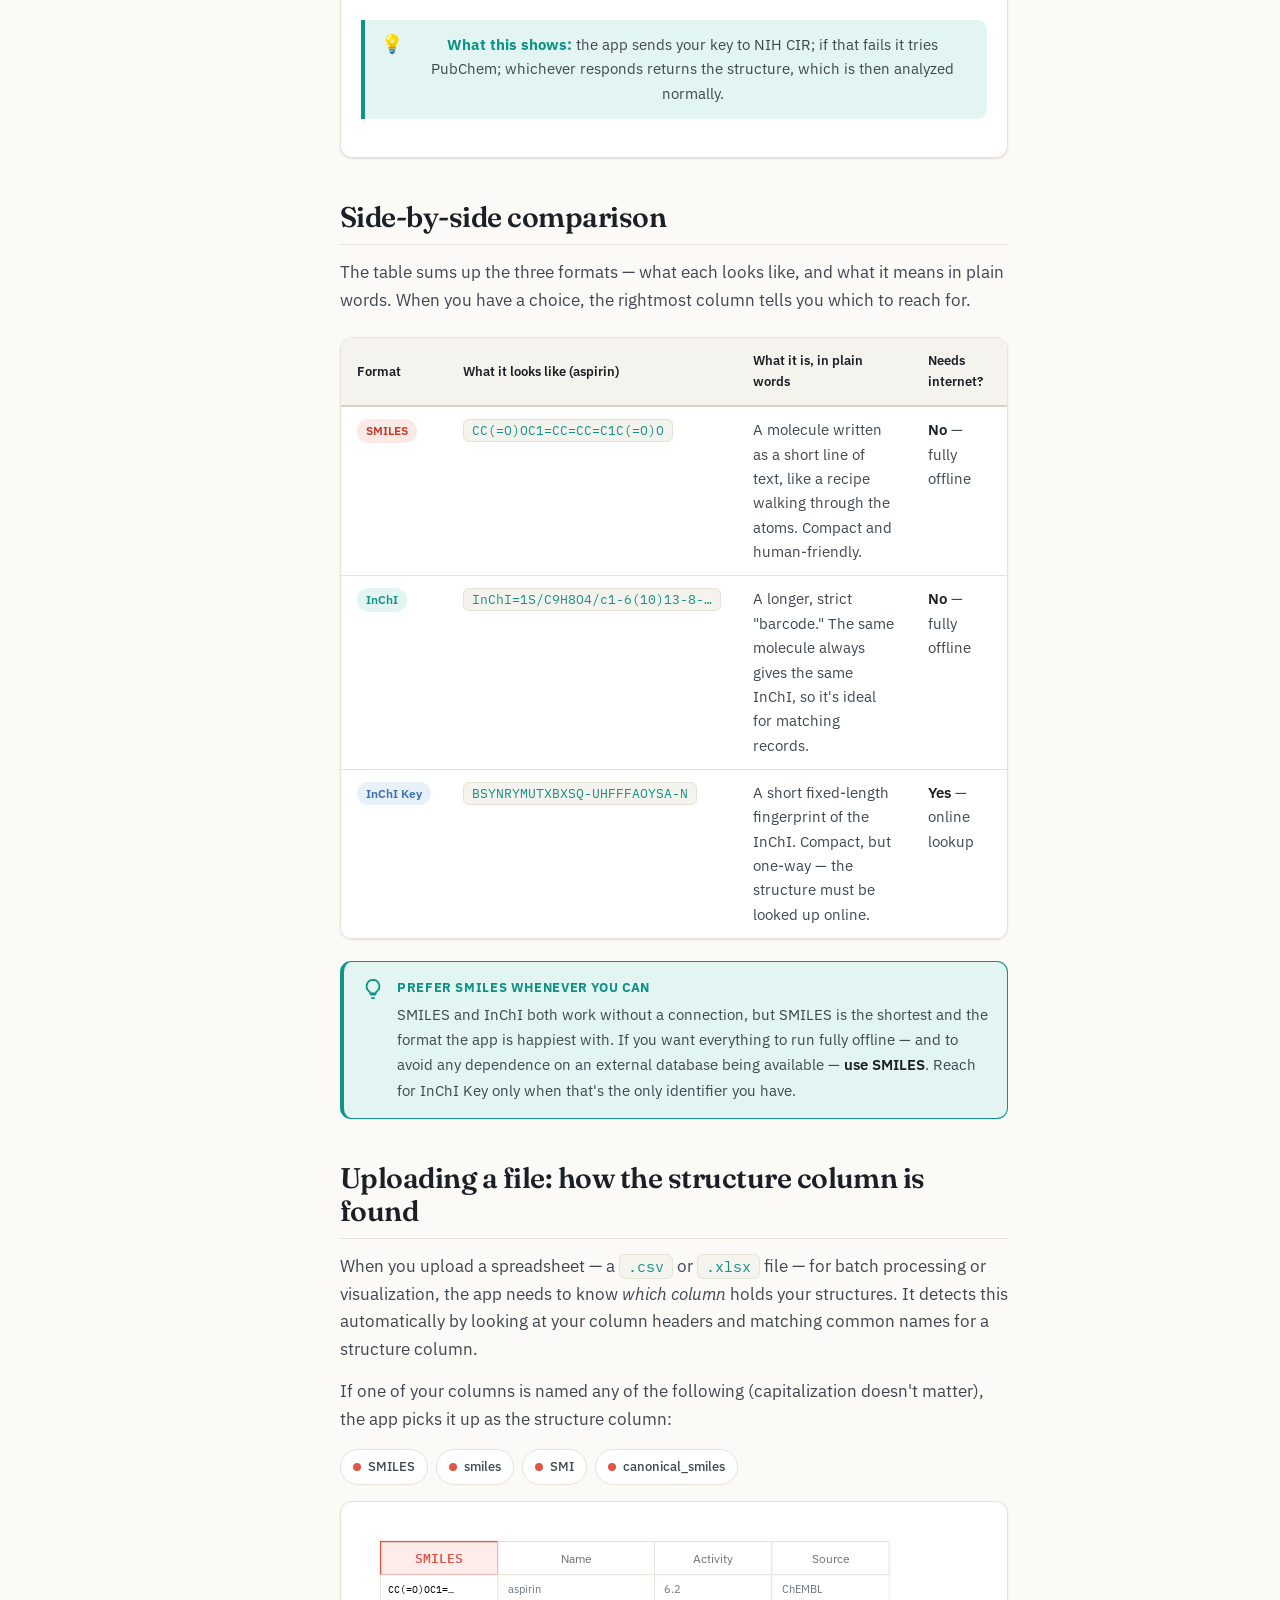
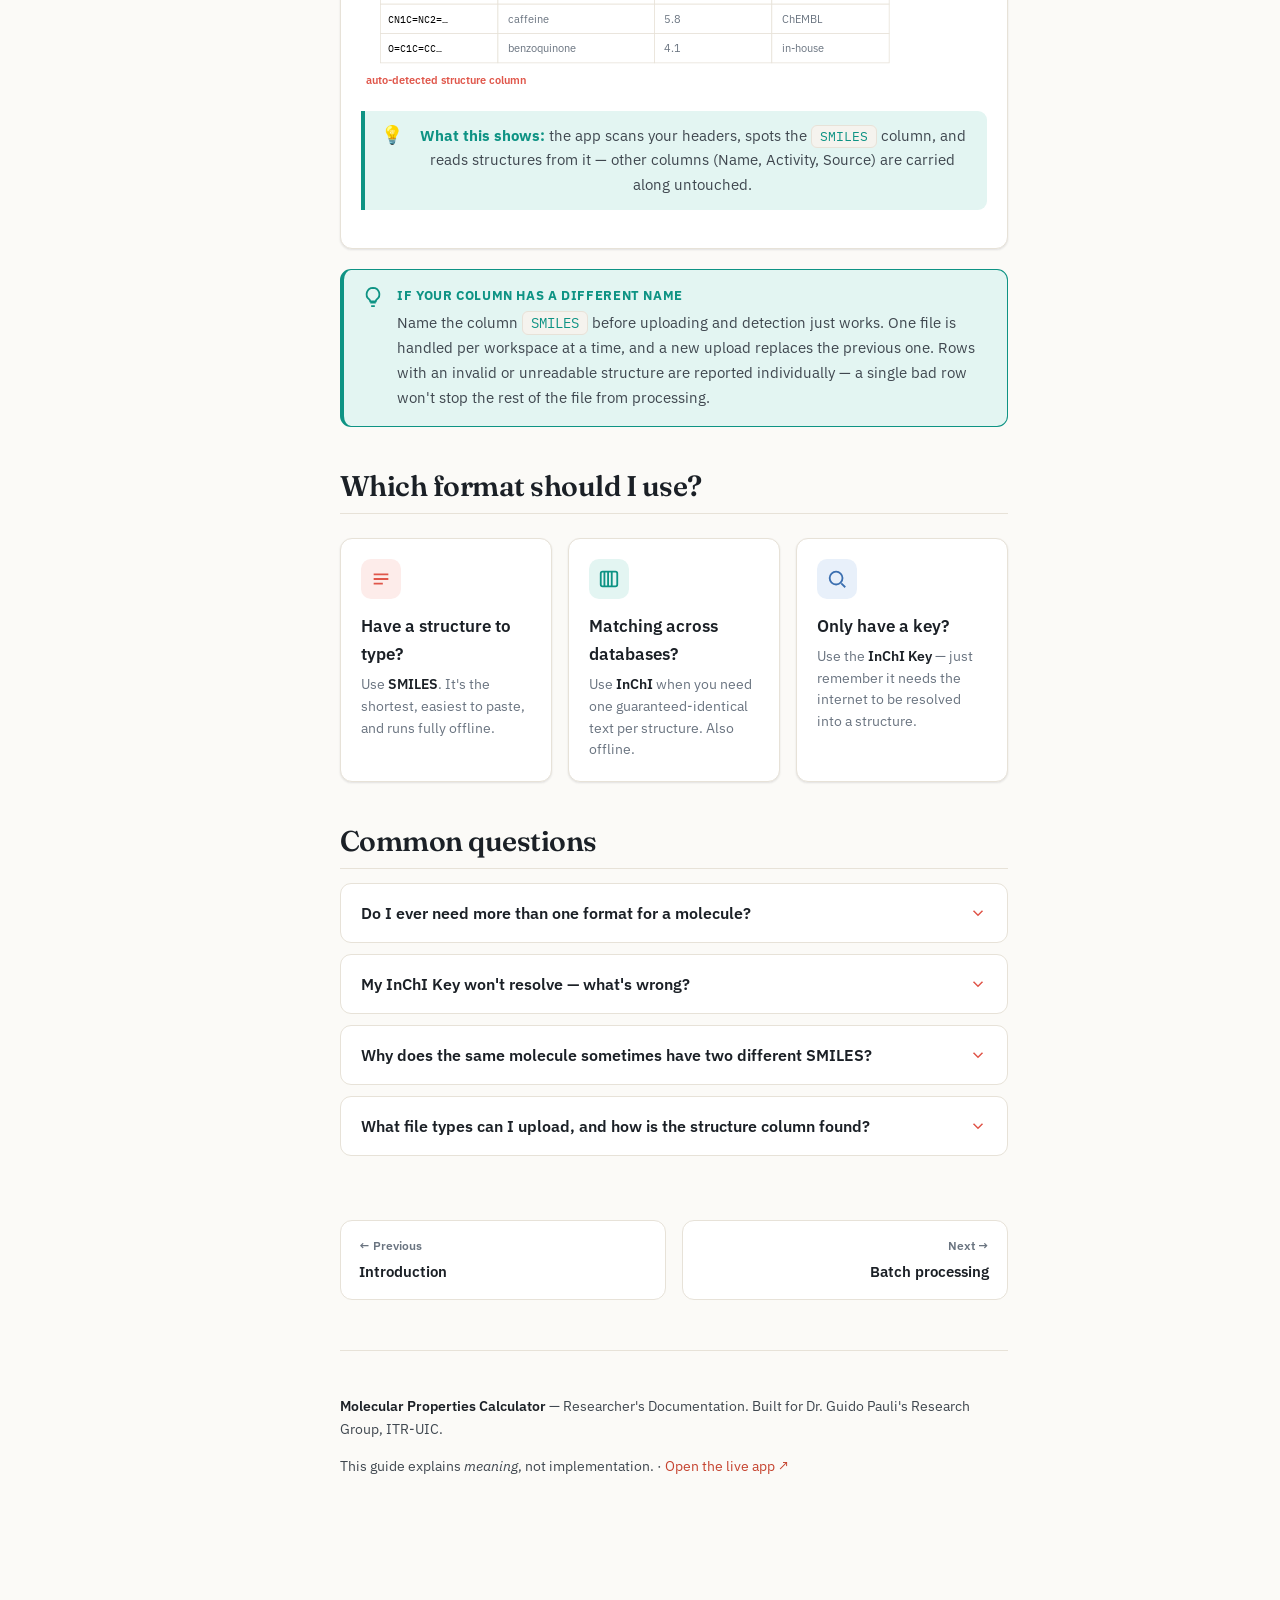
<file: getting-started.html>
<!DOCTYPE html>
<html lang="en" data-theme="light">
<head>
<meta charset="UTF-8" />
<meta name="viewport" content="width=device-width, initial-scale=1.0" />
<title>Getting started · Molecular Properties Calculator Docs</title>
<meta name="description" content="How to use the Molecular Properties Calculator, start to finish." />
<link rel="preconnect" href="https://fonts.googleapis.com">
<link rel="preconnect" href="https://fonts.gstatic.com" crossorigin>
<link href="https://fonts.googleapis.com/css2?family=Fraunces:opsz,wght@9..144,400;9..144,500;9..144,600;9..144,700&family=IBM+Plex+Sans:wght@400;500;600;700&family=IBM+Plex+Mono:wght@400;500;600&display=swap" rel="stylesheet">
<link rel="stylesheet" href="assets/styles.css">
</head>
<body data-page="getting-started">
<div class="progress" id="progress"></div>

<nav class="navbar">
  <button class="icon-btn menu-btn" id="menuBtn" aria-label="Menu"><svg width="18" height="18" viewBox="0 0 24 24" fill="none" stroke="currentColor" stroke-width="2"><path d="M3 6h18M3 12h18M3 18h18"/></svg></button>
  <a href="index.html" class="brand">
    <svg class="logo" viewBox="0 0 40 40" fill="none"><circle cx="20" cy="11" r="5" fill="#e0564a"/><circle cx="10" cy="28" r="5" fill="#0e9384"/><circle cx="30" cy="28" r="5" fill="#3b6fb0"/><line x1="20" y1="11" x2="10" y2="28" stroke="#9aa3ad" stroke-width="2.2"/><line x1="20" y1="11" x2="30" y2="28" stroke="#9aa3ad" stroke-width="2.2"/><line x1="10" y1="28" x2="30" y2="28" stroke="#9aa3ad" stroke-width="2.2"/></svg>
    <span class="full">Molecular Properties Calculator</span><span class="tag">Docs</span>
  </a>
  <div class="nav-spacer"></div>
  <a href="reference.html" class="nav-link hide-sm">Reference</a>
  <a href="https://molecular-properties-calculator-2.streamlit.app/" target="_blank" rel="noopener" class="nav-cta">Open the App ↗</a>
  <button class="icon-btn" id="themeBtn" aria-label="Toggle theme">
    <svg id="sunIcon" width="18" height="18" viewBox="0 0 24 24" fill="none" stroke="currentColor" stroke-width="2"><circle cx="12" cy="12" r="4"/><path d="M12 2v2M12 20v2M4.9 4.9l1.4 1.4M17.7 17.7l1.4 1.4M2 12h2M20 12h2M4.9 19.1l1.4-1.4M17.7 6.3l1.4-1.4"/></svg>
    <svg id="moonIcon" width="18" height="18" viewBox="0 0 24 24" fill="none" stroke="currentColor" stroke-width="2" style="display:none"><path d="M21 12.8A9 9 0 1 1 11.2 3a7 7 0 0 0 9.8 9.8z"/></svg>
  </button>
</nav>

<div class="scrim" id="scrim"></div>

<div class="layout">
  <aside class="sidebar" id="sidebar">
  <div class="side-group"><h4>Start Here</h4>
    <a class="side-link" data-page="home" href="index.html">Introduction</a>
    <a class="side-link" data-page="getting-started" href="getting-started.html">Getting started</a>
  </div>
  <div class="side-group"><h4>Working with your data</h4>
    <a class="side-link" data-page="batch" href="batch.html">Batch processing</a>
    <a class="side-link" data-page="visualization" href="visualization.html">Visualization &amp; charts</a>
    <a class="side-link" data-page="custom-calculations" href="custom-calculations.html">Custom calculations</a>
  </div>
  <div class="side-group"><h4>Understanding the results</h4>
    <a class="side-link" data-page="properties" href="properties.html">Properties &amp; drug-likeness</a>
    <a class="side-link" data-page="ligand-efficiency" href="ligand-efficiency.html">Ligand efficiency</a>
    <a class="side-link" data-page="interference" href="interference.html">Interference flags</a>
  </div>
  <div class="side-group"><h4>Deeper analysis</h4>
    <a class="side-link" data-page="regression" href="regression.html">3D regression</a>
    <a class="side-link" data-page="gmm" href="gmm.html">Grouping (GMM)</a>
  </div>
  <div class="side-group"><h4>Reference</h4>
    <a class="side-link" data-page="reference" href="reference.html">FAQ &amp; glossary</a>
  </div>
</aside>

  <div class="main-wrap">
    <main class="content">

      <div class="page-head">
        <div class="breadcrumb"><a href="index.html">Docs</a><span class="sep">/</span><span>Start Here</span><span class="sep">/</span><span>Getting started</span></div>
        <div class="eyebrow">START HERE</div>
        <h1>Getting started</h1>
        <p class="lead">A typical session, from a single molecule to a whole library — no coding, no setup, just paste or upload and read the results.</p>
      </div>

      <section>
        <h2>Before you begin: nothing to install</h2>
        <p>The Molecular Properties Calculator runs entirely in your web browser. There is nothing to download, no account to create, and no programming required. Click <a href="https://molecular-properties-calculator-2.streamlit.app/" target="_blank" rel="noopener">Open the App ↗</a> and you are ready to go.</p>
        <p>Inside the app, the very first choice you make is which <strong>workspace</strong> to use. A workspace (the app also calls these "modes") is just a screen tuned to one kind of question — looking at a single compound, crunching a whole spreadsheet, drawing charts, fitting a trend, or finding hidden groups. You pick one, do your work, and switch freely between them.</p>

        <div class="adm adm-note"><svg class="ai" viewBox="0 0 24 24" fill="none" stroke="currentColor" stroke-width="2"><circle cx="12" cy="12" r="10"/><path d="M12 16v-4M12 8h.01"/></svg>
          <div><div class="at">A quick vocabulary note</div><p>Throughout this guide, a <strong>SMILES</strong> is a short text recipe for a molecule (for example, aspirin is <span class="smiles">CC(=O)OC1=CC=CC=C1C(=O)O</span>). A <strong>property</strong> is a single calculated number describing the molecule (its weight, its greasiness, and so on). A <strong>workspace</strong> is one of the app's five screens. Every other term is defined the first time it appears.</p></div></div>
      </section>

      <section>
        <h2>The five workspaces — and the question each one answers</h2>
        <p>Each workspace is built around a different question. Start from the one that matches what you want to learn. Every card below links to that workspace's dedicated page in this guide, where every control is explained.</p>

        <div class="grid cols-2">
          <a class="card mode-card" href="getting-started.html"><div class="mi" style="background:var(--brand-tint)"><svg width="24" height="24" viewBox="0 0 24 24" fill="none" stroke="#e0564a" stroke-width="2"><circle cx="12" cy="6" r="3"/><circle cx="6" cy="18" r="3"/><circle cx="18" cy="18" r="3"/><path d="M12 9v3M9 16l-1-2M15 16l1-2"/></svg></div>
            <div><h4>Single Molecule</h4><p><em>"What is this one compound like?"</em> Paste a single structure and get its full property breakdown, interference flags, and a 2D picture of the molecule.</p></div></a>

          <a class="card mode-card" href="batch.html"><div class="mi" style="background:var(--teal-tint)"><svg width="24" height="24" viewBox="0 0 24 24" fill="none" stroke="#0e9384" stroke-width="2"><rect x="3" y="3" width="18" height="18" rx="2"/><path d="M3 9h18M9 21V9"/></svg></div>
            <div><h4>Batch Processing</h4><p><em>"Can I calculate everything for my whole list at once?"</em> Upload a spreadsheet of thousands of molecules and compute properties and efficiency indices for all of them in one pass.</p></div></a>

          <a class="card mode-card" href="visualization.html"><div class="mi" style="background:var(--blue-tint)"><svg width="24" height="24" viewBox="0 0 24 24" fill="none" stroke="#3b6fb0" stroke-width="2"><path d="M3 3v18h18"/><circle cx="9" cy="14" r="1.6"/><circle cx="14" cy="9" r="1.6"/><circle cx="18" cy="13" r="1.6"/></svg></div>
            <div><h4>Data Visualization</h4><p><em>"How do these properties relate to each other?"</em> Turn a dataset into interactive charts — scatter plots, histograms, heatmaps — to spot trends and outliers. Click any point to see that molecule.</p></div></a>

          <a class="card mode-card" href="regression.html"><div class="mi" style="background:var(--violet-tint)"><svg width="24" height="24" viewBox="0 0 24 24" fill="none" stroke="#7c5cbf" stroke-width="2"><path d="M12 2v20M2 12h20" opacity=".4"/><path d="M4 16l5-5 4 3 7-8"/></svg></div>
            <div><h4>3D Regression</h4><p><em>"Do properties A and B predict property C?"</em> Fit a flat plane through three numeric properties to study structure–activity relationships, with full statistics.</p></div></a>

          <a class="card mode-card" href="gmm.html" style="grid-column:1/-1"><div class="mi" style="background:var(--amber-tint)"><svg width="24" height="24" viewBox="0 0 24 24" fill="none" stroke="#b87514" stroke-width="2"><circle cx="8" cy="9" r="4"/><circle cx="16" cy="14" r="4"/></svg></div>
            <div><h4>GMM Analysis</h4><p><em>"Are there natural sub-groups hiding in my data?"</em> Let the tool discover clusters — like "small &amp; polar" versus "large &amp; greasy" — automatically, without you defining the groups in advance. (GMM stands for Gaussian Mixture Model — this whole card links to the GMM page, which explains it in plain words.)</p></div></a>
        </div>

        <div class="adm adm-tip"><svg class="ai" viewBox="0 0 24 24" fill="none" stroke="currentColor" stroke-width="2"><path d="M9 18h6M10 22h4M12 2a7 7 0 0 0-4 12.7c.6.5 1 1.3 1 2.1h6c0-.8.4-1.6 1-2.1A7 7 0 0 0 12 2z"/></svg>
          <div><div class="at">Not sure which to pick?</div><p>If you have <strong>one</strong> compound, start with <strong>Single Molecule</strong>. If you have a <strong>spreadsheet</strong>, start with <strong>Batch Processing</strong> to get all the numbers, then move into Data Visualization, 3D Regression, or GMM to explore them.</p></div></div>
      </section>

      <section>
        <h2>The end-to-end workflow</h2>
        <p>No matter which workspace you choose, the rhythm is the same five steps. Once you have done it once, every workspace will feel familiar.</p>

        <div class="steps">
          <div class="step">
            <h4>1 · Pick a workspace</h4>
            <p>Choose the mode that matches your question (the five cards above). You can switch at any time — your uploaded data stays available while you explore.</p>
          </div>
          <div class="step">
            <h4>2 · Provide your molecule (or molecules)</h4>
            <p>For a single compound, <strong>type or paste</strong> its structure into the input box — a SMILES, an InChI, or an InChI Key all work (see <a href="#input-formats">input formats</a> below for what each is). For many compounds, <strong>upload a file</strong>: a CSV or XLSX spreadsheet with one molecule per row. The tool automatically finds the column holding the structures — it recognizes common names like <span class="smiles">SMILES</span>, <span class="smiles">smiles</span>, <span class="smiles">SMI</span>, or <span class="smiles">canonical_smiles</span>.</p>
          </div>
          <div class="step">
            <h4>3 · Choose what to calculate</h4>
            <p>Tick the properties or analyses you want — all 28 properties, only the drug-likeness rules, the ligand-efficiency indices, the interference flags, and so on. You only compute what you need, which keeps things fast. (Each item is explained on its own page under <strong>The Numbers</strong> in the sidebar.)</p>
          </div>
          <div class="step">
            <h4>4 · Read the results</h4>
            <p>The tool shows your answers as <strong>tables</strong> of numbers, interactive <strong>charts</strong>, and — for single molecules — a <strong>2D structure drawing</strong> of the compound. Hover, zoom, and (in visualization mode) click any point to pop up that molecule's picture. Invalid or unreadable structures are reported clearly rather than silently dropped.</p>
          </div>
          <div class="step">
            <h4>5 · Download your enriched data</h4>
            <p>Export the results as a <strong>CSV</strong> or <strong>XLSX</strong> file. The output is clean, numeric columns that open directly in Excel and load cleanly into downstream tools like <strong>KNIME</strong>, <strong>StarDrop</strong>, and <strong>Pipeline Pilot</strong> for further work.</p>
          </div>
        </div>

        <div class="adm adm-info"><svg class="ai" viewBox="0 0 24 24" fill="none" stroke="currentColor" stroke-width="2"><circle cx="12" cy="12" r="10"/><path d="M12 16v-4M12 8h.01"/></svg>
          <div><div class="at">One file at a time</div><p>Each workspace works with <strong>one uploaded file at a time</strong>. When you upload a new file, it <strong>replaces</strong> the previous one — there is no hidden "merge." If you want to combine datasets, join them in your spreadsheet program first, then upload the single combined file.</p></div></div>
      </section>

      <section>
        <h2>How it works, in one picture</h2>
        <p>Behind every workspace, the same simple pipeline runs: your <strong>input</strong> becomes calculated numbers, those numbers feed an <strong>analysis</strong>, and the result is yours to <strong>export</strong>.</p>

        <div class="table-wrap" style="padding:18px">
          <svg viewBox="0 0 760 200" width="100%" role="img" aria-label="Pipeline diagram: Input flows to Calculate, then Analyze, then Export." style="display:block">
            <rect x="0" y="0" width="760" height="200" fill="var(--surface)"/>

            <!-- Input -->
            <rect x="24" y="60" width="150" height="80" rx="10" fill="var(--brand-tint)" stroke="#e0564a" stroke-width="1.5"/>
            <text x="99" y="92" text-anchor="middle" font-family="IBM Plex Sans, sans-serif" font-size="15" font-weight="600" fill="#e0564a">Input</text>
            <text x="99" y="113" text-anchor="middle" font-family="IBM Plex Sans, sans-serif" font-size="11" fill="var(--muted)">type a SMILES</text>
            <text x="99" y="128" text-anchor="middle" font-family="IBM Plex Sans, sans-serif" font-size="11" fill="var(--muted)">or upload CSV/XLSX</text>

            <!-- Calculate -->
            <rect x="216" y="60" width="150" height="80" rx="10" fill="var(--teal-tint)" stroke="#0e9384" stroke-width="1.5"/>
            <text x="291" y="92" text-anchor="middle" font-family="IBM Plex Sans, sans-serif" font-size="15" font-weight="600" fill="#0e9384">Calculate</text>
            <text x="291" y="113" text-anchor="middle" font-family="IBM Plex Sans, sans-serif" font-size="11" fill="var(--muted)">28 properties,</text>
            <text x="291" y="128" text-anchor="middle" font-family="IBM Plex Sans, sans-serif" font-size="11" fill="var(--muted)">rules, flags, LEIs</text>

            <!-- Analyze -->
            <rect x="408" y="60" width="150" height="80" rx="10" fill="var(--blue-tint)" stroke="#3b6fb0" stroke-width="1.5"/>
            <text x="483" y="92" text-anchor="middle" font-family="IBM Plex Sans, sans-serif" font-size="15" font-weight="600" fill="#3b6fb0">Analyze</text>
            <text x="483" y="113" text-anchor="middle" font-family="IBM Plex Sans, sans-serif" font-size="11" fill="var(--muted)">tables, charts,</text>
            <text x="483" y="128" text-anchor="middle" font-family="IBM Plex Sans, sans-serif" font-size="11" fill="var(--muted)">regression, groups</text>

            <!-- Export -->
            <rect x="600" y="60" width="150" height="80" rx="10" fill="var(--violet-tint)" stroke="#7c5cbf" stroke-width="1.5"/>
            <text x="675" y="92" text-anchor="middle" font-family="IBM Plex Sans, sans-serif" font-size="15" font-weight="600" fill="#7c5cbf">Export</text>
            <text x="675" y="113" text-anchor="middle" font-family="IBM Plex Sans, sans-serif" font-size="11" fill="var(--muted)">CSV / XLSX for</text>
            <text x="675" y="128" text-anchor="middle" font-family="IBM Plex Sans, sans-serif" font-size="11" fill="var(--muted)">Excel, KNIME…</text>

            <!-- Arrows -->
            <g stroke="#9aa3ad" stroke-width="2.4" fill="none">
              <path d="M178 100 H210"/>
              <path d="M370 100 H402"/>
              <path d="M562 100 H594"/>
            </g>
            <g fill="#9aa3ad">
              <path d="M210 100 l-9 -5 v10 z"/>
              <path d="M402 100 l-9 -5 v10 z"/>
              <path d="M594 100 l-9 -5 v10 z"/>
            </g>
          </svg>
          <div class="plain" style="margin:8px 4px 0"><span class="pi">💡</span><div><b>What this shows:</b> the four stages every workspace follows — you provide a structure, the tool turns it into numbers, those numbers are explored, and you take the enriched table back out to your own tools.</div></div>
        </div>
      </section>

      <section>
        <h2>A first worked example (60 seconds)</h2>
        <p>Want to try it right now? Here is the shortest possible loop using the Single Molecule workspace and a molecule everyone knows — aspirin.</p>

        <div class="steps">
          <div class="step"><h4>Open Single Molecule</h4><p>From the app's mode menu, choose <strong>Single Molecule</strong>.</p></div>
          <div class="step"><h4>Paste a structure</h4><p>Type the aspirin SMILES into the input box: <span class="smiles">CC(=O)OC1=CC=CC=C1C(=O)O</span>.</p></div>
          <div class="step"><h4>Read the breakdown</h4><p>You will see its molecular weight (~180), its greasiness (LogP), its polar surface area (TPSA), whether it passes the Rule of Five, any interference flags, and a drawn 2D structure.</p></div>
          <div class="step"><h4>Download</h4><p>Click export to save those numbers as a CSV — proof the whole loop works end to end.</p></div>
        </div>

        <div class="adm adm-tip"><svg class="ai" viewBox="0 0 24 24" fill="none" stroke="currentColor" stroke-width="2"><path d="M9 18h6M10 22h4M12 2a7 7 0 0 0-4 12.7c.6.5 1 1.3 1 2.1h6c0-.8.4-1.6 1-2.1A7 7 0 0 0 12 2z"/></svg>
          <div><div class="at">If a structure won't read</div><p>If you mistype a SMILES, the tool tells you the structure is invalid instead of guessing. Double-check brackets and ring numbers, or paste a known-good string from a database. The <a href="#input-formats">input formats</a> section below covers SMILES, InChI, and InChI Key in detail.</p></div></div>
      </section>

      <section>
        <h2>Where to go next</h2>
        <p>You now know the shape of every session. From here, dive into whichever part you need — each page stands on its own.</p>

        <div class="grid cols-3">
          <div class="card"><div class="ci" style="background:var(--brand-tint)"><svg width="22" height="22" viewBox="0 0 24 24" fill="none" stroke="#e0564a" stroke-width="2"><path d="M4 4h16v16H4z" opacity=".35"/><path d="M8 4v16M4 9h16"/></svg></div>
            <h4>Learn the inputs</h4><p>SMILES, InChI, and InChI Key explained, plus how file uploads are read. <a href="#input-formats">Input formats →</a></p></div>

          <div class="card"><div class="ci" style="background:var(--teal-tint)"><svg width="22" height="22" viewBox="0 0 24 24" fill="none" stroke="#0e9384" stroke-width="2"><circle cx="12" cy="12" r="9"/><path d="M12 7v5l3 2"/></svg></div>
            <h4>Understand the numbers</h4><p>What every one of the 28 properties means and why it matters. <a href="properties.html">Molecular properties →</a></p></div>

          <div class="card"><div class="ci" style="background:var(--amber-tint)"><svg width="22" height="22" viewBox="0 0 24 24" fill="none" stroke="#b87514" stroke-width="2"><path d="M12 2L2 7l10 5 10-5-10-5z"/><path d="M2 17l10 5 10-5M2 12l10 5 10-5"/></svg></div>
            <h4>Check the rules</h4><p>The Rule of Five and other drug-likeness filters, as guides not gates. <a href="properties.html">Drug-likeness rules →</a></p></div>

          <div class="card"><div class="ci" style="background:var(--blue-tint)"><svg width="22" height="22" viewBox="0 0 24 24" fill="none" stroke="#3b6fb0" stroke-width="2"><path d="M3 3v18h18"/><circle cx="9" cy="14" r="1.8"/><circle cx="14" cy="9" r="1.8"/><circle cx="18" cy="13" r="1.8"/></svg></div>
            <h4>Visualize a dataset</h4><p>Every chart type, with sample plots and "use when" guidance. <a href="visualization.html">Visualization gallery →</a></p></div>

          <div class="card"><div class="ci" style="background:var(--violet-tint)"><svg width="22" height="22" viewBox="0 0 24 24" fill="none" stroke="#7c5cbf" stroke-width="2"><path d="M4 16l5-5 4 3 7-8"/><path d="M2 20h20" opacity=".4"/></svg></div>
            <h4>Fit a trend</h4><p>3D regression and what R², p-values, and slopes really mean. <a href="regression.html">3D regression →</a></p></div>

          <div class="card"><div class="ci" style="background:var(--amber-tint)"><svg width="22" height="22" viewBox="0 0 24 24" fill="none" stroke="#b87514" stroke-width="2"><circle cx="9" cy="10" r="4"/><circle cx="16" cy="15" r="4"/></svg></div>
            <h4>Find hidden groups</h4><p>GMM clustering with every control explained for non-statisticians. <a href="gmm.html">Grouping (GMM) →</a></p></div>
        </div>

        <div class="adm adm-note"><svg class="ai" viewBox="0 0 24 24" fill="none" stroke="currentColor" stroke-width="2"><circle cx="12" cy="12" r="10"/><path d="M12 16v-4M12 8h.01"/></svg>
          <div><div class="at">One reference page, always handy</div><p>The <a href="reference.html">Reference</a> page answers the most common questions and defines every term used across this guide in plain words. Keep it open in a tab as you work.</p></div></div>
      </section>

      <section>
        <h2 id="input-formats">What you type in: input formats</h2>
        <p>A molecule must be written so a computer can read it. There are three standard formats; you only need one per molecule.</p>
      </section>

      <section>
        <h2>Why a molecule needs to be "written down"</h2>
        <p>A drawing of a molecule is easy for a chemist to read, but a computer can't work with a picture. It needs the structure expressed as <strong>plain text</strong> — letters, numbers, and symbols on a single line — so it can parse the atoms, the bonds between them, and how everything is arranged. That line of text is what you paste into the app, or what sits in a column of your spreadsheet.</p>
        <p>The good news: you don't have to learn how to write these strings by hand. You'll usually copy them from a database (PubChem, ChEMBL), export them from drawing software (ChemDraw, MarvinSketch), or already have them in a file. This page explains what each one <em>is</em>, so you can recognize them and pick the right one.</p>

        <div class="adm adm-note"><svg class="ai" viewBox="0 0 24 24" fill="none" stroke="currentColor" stroke-width="2"><circle cx="12" cy="12" r="10"/><path d="M12 16v-4M12 8h.01"/></svg>
          <div><div class="at">The one rule to remember</div><p>You only need <strong>one</strong> format per molecule. SMILES, InChI, and InChI Key are three different ways of writing the <em>same</em> structure. Choose whichever you happen to have — the app figures out the rest.</p></div></div>
      </section>

      <section>
        <h2>One molecule, three ways to write it</h2>
        <p>Here is aspirin — the same molecule — expressed in all three formats. Notice they look completely different but describe an identical structure. The diagram below shows how one drawing fans out into three text representations.</p>

        <div class="card" style="text-align:center">
          <svg viewBox="0 0 720 320" width="100%" style="max-width:720px" role="img" aria-label="One aspirin structure expanding into three text formats: SMILES, InChI, and InChI Key">
            <!-- molecule node -->
            <rect x="20" y="120" width="170" height="80" rx="12" fill="var(--surface)" stroke="var(--border)" stroke-width="1.5"/>
            <!-- tiny aspirin sketch -->
            <circle cx="60" cy="150" r="5" fill="#3b6fb0"/>
            <circle cx="85" cy="165" r="5" fill="#3b6fb0"/>
            <circle cx="85" cy="190" r="5" fill="#3b6fb0"/>
            <circle cx="60" cy="178" r="5" fill="#3b6fb0"/>
            <line x1="60" y1="150" x2="85" y2="165" stroke="#9aa3ad" stroke-width="2"/>
            <line x1="85" y1="165" x2="85" y2="190" stroke="#9aa3ad" stroke-width="2"/>
            <line x1="85" y1="190" x2="60" y2="178" stroke="#9aa3ad" stroke-width="2"/>
            <line x1="60" y1="178" x2="60" y2="150" stroke="#9aa3ad" stroke-width="2"/>
            <circle cx="120" cy="150" r="5" fill="#e0564a"/>
            <circle cx="140" cy="170" r="5" fill="#0e9384"/>
            <line x1="85" y1="165" x2="120" y2="150" stroke="#9aa3ad" stroke-width="2"/>
            <line x1="120" y1="150" x2="140" y2="170" stroke="#9aa3ad" stroke-width="2"/>
            <text x="105" y="215" text-anchor="middle" font-family="IBM Plex Sans" font-size="13" fill="var(--muted)">aspirin (one structure)</text>

            <!-- arrows -->
            <line x1="190" y1="160" x2="280" y2="70" stroke="#9aa3ad" stroke-width="1.6"/>
            <line x1="190" y1="160" x2="280" y2="160" stroke="#9aa3ad" stroke-width="1.6"/>
            <line x1="190" y1="160" x2="280" y2="250" stroke="#9aa3ad" stroke-width="1.6"/>
            <polygon points="280,70 272,68 274,78" fill="#9aa3ad"/>
            <polygon points="280,160 272,156 272,166" fill="#9aa3ad"/>
            <polygon points="280,250 274,242 272,252" fill="#9aa3ad"/>

            <!-- SMILES -->
            <rect x="285" y="46" width="420" height="48" rx="10" fill="var(--brand-tint)" stroke="#e0564a" stroke-width="1.3"/>
            <text x="298" y="68" font-family="IBM Plex Sans" font-size="12" font-weight="600" fill="#e0564a">SMILES</text>
            <text x="298" y="86" font-family="IBM Plex Mono" font-size="12" fill="var(--text)">CC(=O)OC1=CC=CC=C1C(=O)O</text>

            <!-- InChI -->
            <rect x="285" y="136" width="420" height="48" rx="10" fill="var(--teal-tint)" stroke="#0e9384" stroke-width="1.3"/>
            <text x="298" y="158" font-family="IBM Plex Sans" font-size="12" font-weight="600" fill="#0e9384">InChI</text>
            <text x="298" y="176" font-family="IBM Plex Mono" font-size="10.5" fill="var(--text)">InChI=1S/C9H8O4/c1-6(10)13-8-5-3-2-4-7(8)9(11)12/h…</text>

            <!-- InChI Key -->
            <rect x="285" y="226" width="420" height="48" rx="10" fill="var(--blue-tint)" stroke="#3b6fb0" stroke-width="1.3"/>
            <text x="298" y="248" font-family="IBM Plex Sans" font-size="12" font-weight="600" fill="#3b6fb0">InChI Key</text>
            <text x="298" y="266" font-family="IBM Plex Mono" font-size="12" fill="var(--text)">BSYNRYMUTXBXSQ-UHFFFAOYSA-N</text>
          </svg>
          <div class="plain" style="margin-top:4px"><span class="pi">💡</span><div><b>What this shows:</b> the same aspirin molecule written three ways. They differ in length and style, but every one points back to the exact same structure.</div></div>
        </div>
      </section>

      <section>
        <h2>SMILES — the molecule as a short recipe</h2>
        <p><strong>SMILES</strong> (Simplified Molecular-Input Line-Entry System) writes a molecule as a short line of text — a bit like a recipe that walks through the atoms in order. Letters are atoms (<span class="smiles">C</span> for carbon, <span class="smiles">O</span> for oxygen, <span class="smiles">N</span> for nitrogen), numbers mark where a ring closes, parentheses hold branches, and symbols like <span class="smiles">=</span> mark double bonds.</p>
        <p>Aspirin in SMILES is <span class="smiles">CC(=O)OC1=CC=CC=C1C(=O)O</span>. You can read it loosely as: a carbon, then a carbon carrying a double-bonded oxygen, then an oxygen, then a six-membered ring (the <span class="smiles">1</span> opens and later closes the ring), and a final acid group.</p>

        <div class="badge-row">
          <span class="chip"><span class="dot" style="background:var(--brand)"></span>Short and readable</span>
          <span class="chip"><span class="dot" style="background:var(--brand)"></span>Works fully offline</span>
          <span class="chip"><span class="dot" style="background:var(--brand)"></span>The app's preferred format</span>
        </div>

        <div class="adm adm-info"><svg class="ai" viewBox="0 0 24 24" fill="none" stroke="currentColor" stroke-width="2"><circle cx="12" cy="12" r="10"/><path d="M12 16v-4M12 8h.01"/></svg>
          <div><div class="at">One molecule can have several valid SMILES</div><p>SMILES is flexible — the same molecule can be written starting from different atoms, so two correct SMILES strings may look different yet mean the same thing. That flexibility is why SMILES is easy for people, and also why the stricter InChI (below) exists when you need <em>one</em> guaranteed-identical text per structure.</p></div></div>
      </section>

      <section>
        <h2>InChI — the molecule as a strict barcode</h2>
        <p><strong>InChI</strong> (International Chemical Identifier) is a longer, stricter way of writing a structure. Think of it as a <strong>barcode</strong>: it follows rigid rules so that the <em>same molecule always produces the exact same InChI string</em>, no matter who generates it or which software they use. That makes it perfect for matching records across databases and for checking whether two entries are really the same compound.</p>
        <p>Aspirin's InChI begins <span class="smiles">InChI=1S/C9H8O4/c1-6(10)13-8-5-3-2-4-7(8)9(11)12/…</span>. The <span class="smiles">1S</span> means "standard version," <span class="smiles">C9H8O4</span> is the formula, and the parts after the slashes encode how the atoms connect and where the hydrogens and charges sit. You never need to read this — you just need to know it's unique and reproducible.</p>

        <div class="badge-row">
          <span class="chip"><span class="dot" style="background:var(--teal)"></span>Same molecule → same InChI, every time</span>
          <span class="chip"><span class="dot" style="background:var(--teal)"></span>Great for database matching</span>
          <span class="chip"><span class="dot" style="background:var(--teal)"></span>Works offline in the app</span>
        </div>
      </section>

      <section>
        <h2>InChI Key — a short fingerprint of the InChI</h2>
        <p>An InChI string can get long. The <strong>InChI Key</strong> squeezes it down to a short, fixed-length code — always 27 characters in three blocks, like <span class="smiles">BSYNRYMUTXBXSQ-UHFFFAOYSA-N</span> for aspirin. It's a <strong>fingerprint</strong>: a compact stand-in that's convenient to store, search, and paste into a search box. The first block captures the skeleton; the rest captures finer details and a final letter for charge.</p>
        <p>The catch — and it's an important one — is that an InChI Key is a <strong>one-way</strong> fingerprint. Just as you can't reconstruct a person from their fingerprint, you can't rebuild the full structure from the key alone. The key is <em>derived from</em> the structure, but the math only runs in that one direction.</p>

        <div class="adm adm-note"><svg class="ai" viewBox="0 0 24 24" fill="none" stroke="currentColor" stroke-width="2"><path d="M12 22s8-4 8-10V5l-8-3-8 3v7c0 6 8 10 8 10z"/><path d="M9 12l2 2 4-4"/></svg>
          <div><div class="at">Why InChI Keys need the internet</div><p>Because the key is one-way, the app can't turn it back into a structure by itself. Instead it looks the key up in an online chemistry database to fetch the real structure: it first asks the <strong>NIH CIR resolver</strong> (cactus.nci.nih.gov), and if that doesn't answer it falls back to <strong>PubChem</strong>. Once the structure comes back, it's processed exactly like a SMILES. These lookups are rate-limited and cached so repeated keys stay fast, but they <em>do</em> require a working connection — and a key that isn't in either database simply can't be resolved.</p></div></div>

        <div class="card" style="text-align:center">
          <svg viewBox="0 0 700 170" width="100%" style="max-width:700px" role="img" aria-label="Flow showing an InChI Key being looked up online via NIH CIR, falling back to PubChem, to recover the structure">
            <rect x="20" y="62" width="150" height="46" rx="10" fill="var(--blue-tint)" stroke="#3b6fb0" stroke-width="1.3"/>
            <text x="95" y="82" text-anchor="middle" font-family="IBM Plex Sans" font-size="12" font-weight="600" fill="#3b6fb0">InChI Key</text>
            <text x="95" y="98" text-anchor="middle" font-family="IBM Plex Mono" font-size="9" fill="var(--text)">BSYNRYMUTXBXSQ-…</text>

            <line x1="170" y1="85" x2="225" y2="85" stroke="#9aa3ad" stroke-width="1.6"/>
            <polygon points="225,85 217,81 217,89" fill="#9aa3ad"/>

            <rect x="230" y="30" width="170" height="44" rx="10" fill="var(--teal-tint)" stroke="#0e9384" stroke-width="1.3"/>
            <text x="315" y="50" text-anchor="middle" font-family="IBM Plex Sans" font-size="12" font-weight="600" fill="#0e9384">NIH CIR resolver</text>
            <text x="315" y="65" text-anchor="middle" font-family="IBM Plex Sans" font-size="10" fill="var(--muted)">tried first</text>

            <rect x="230" y="96" width="170" height="44" rx="10" fill="var(--amber-tint)" stroke="#b87514" stroke-width="1.3"/>
            <text x="315" y="116" text-anchor="middle" font-family="IBM Plex Sans" font-size="12" font-weight="600" fill="#b87514">PubChem</text>
            <text x="315" y="131" text-anchor="middle" font-family="IBM Plex Sans" font-size="10" fill="var(--muted)">backup if first fails</text>

            <line x1="400" y1="52" x2="475" y2="80" stroke="#9aa3ad" stroke-width="1.6"/>
            <line x1="400" y1="118" x2="475" y2="92" stroke="#9aa3ad" stroke-width="1.6"/>
            <polygon points="475,80 467,77 469,87" fill="#9aa3ad"/>

            <rect x="480" y="62" width="200" height="46" rx="10" fill="var(--brand-tint)" stroke="#e0564a" stroke-width="1.3"/>
            <text x="580" y="82" text-anchor="middle" font-family="IBM Plex Sans" font-size="12" font-weight="600" fill="#e0564a">Structure recovered</text>
            <text x="580" y="98" text-anchor="middle" font-family="IBM Plex Sans" font-size="10" fill="var(--muted)">→ treated like SMILES</text>
          </svg>
          <div class="plain" style="margin-top:4px"><span class="pi">💡</span><div><b>What this shows:</b> the app sends your key to NIH CIR; if that fails it tries PubChem; whichever responds returns the structure, which is then analyzed normally.</div></div>
        </div>
      </section>

      <section>
        <h2>Side-by-side comparison</h2>
        <p>The table sums up the three formats — what each looks like, and what it means in plain words. When you have a choice, the rightmost column tells you which to reach for.</p>

        <div class="table-wrap">
          <table>
            <thead>
              <tr><th>Format</th><th>What it looks like (aspirin)</th><th>What it is, in plain words</th><th>Needs internet?</th></tr>
            </thead>
            <tbody>
              <tr>
                <td><span class="pill pill-red">SMILES</span></td>
                <td><span class="smiles">CC(=O)OC1=CC=CC=C1C(=O)O</span></td>
                <td>A molecule written as a short line of text, like a recipe walking through the atoms. Compact and human-friendly.</td>
                <td><strong>No</strong> — fully offline</td>
              </tr>
              <tr>
                <td><span class="pill pill-teal">InChI</span></td>
                <td><span class="smiles">InChI=1S/C9H8O4/c1-6(10)13-8-…</span></td>
                <td>A longer, strict "barcode." The same molecule always gives the same InChI, so it's ideal for matching records.</td>
                <td><strong>No</strong> — fully offline</td>
              </tr>
              <tr>
                <td><span class="pill pill-blue">InChI Key</span></td>
                <td><span class="smiles">BSYNRYMUTXBXSQ-UHFFFAOYSA-N</span></td>
                <td>A short fixed-length fingerprint of the InChI. Compact, but one-way — the structure must be looked up online.</td>
                <td><strong>Yes</strong> — online lookup</td>
              </tr>
            </tbody>
          </table>
        </div>

        <div class="adm adm-tip"><svg class="ai" viewBox="0 0 24 24" fill="none" stroke="currentColor" stroke-width="2"><path d="M9 18h6M10 22h4M12 2a7 7 0 0 0-4 12.7c.6.5 1 1.3 1 2.1h6c0-.8.4-1.6 1-2.1A7 7 0 0 0 12 2z"/></svg>
          <div><div class="at">Prefer SMILES whenever you can</div><p>SMILES and InChI both work without a connection, but SMILES is the shortest and the format the app is happiest with. If you want everything to run fully offline — and to avoid any dependence on an external database being available — <strong>use SMILES</strong>. Reach for InChI Key only when that's the only identifier you have.</p></div></div>
      </section>

      <section>
        <h2>Uploading a file: how the structure column is found</h2>
        <p>When you upload a spreadsheet — a <span class="smiles">.csv</span> or <span class="smiles">.xlsx</span> file — for batch processing or visualization, the app needs to know <em>which column</em> holds your structures. It detects this automatically by looking at your column headers and matching common names for a structure column.</p>
        <p>If one of your columns is named any of the following (capitalization doesn't matter), the app picks it up as the structure column:</p>

        <div class="badge-row">
          <span class="chip"><span class="dot" style="background:var(--brand)"></span>SMILES</span>
          <span class="chip"><span class="dot" style="background:var(--brand)"></span>smiles</span>
          <span class="chip"><span class="dot" style="background:var(--brand)"></span>SMI</span>
          <span class="chip"><span class="dot" style="background:var(--brand)"></span>canonical_smiles</span>
        </div>

        <div class="card" style="text-align:center;margin-top:14px">
          <svg viewBox="0 0 640 180" width="100%" style="max-width:640px" role="img" aria-label="A spreadsheet with a SMILES column highlighted as the auto-detected structure column">
            <!-- header row -->
            <rect x="20" y="20" width="120" height="34" fill="var(--brand-tint)" stroke="#e0564a" stroke-width="1.4"/>
            <rect x="140" y="20" width="160" height="34" fill="var(--surface)" stroke="var(--border)" stroke-width="1"/>
            <rect x="300" y="20" width="120" height="34" fill="var(--surface)" stroke="var(--border)" stroke-width="1"/>
            <rect x="420" y="20" width="120" height="34" fill="var(--surface)" stroke="var(--border)" stroke-width="1"/>
            <text x="80" y="42" text-anchor="middle" font-family="IBM Plex Mono" font-size="13" font-weight="600" fill="#e0564a">SMILES</text>
            <text x="220" y="42" text-anchor="middle" font-family="IBM Plex Sans" font-size="12" fill="var(--muted)">Name</text>
            <text x="360" y="42" text-anchor="middle" font-family="IBM Plex Sans" font-size="12" fill="var(--muted)">Activity</text>
            <text x="480" y="42" text-anchor="middle" font-family="IBM Plex Sans" font-size="12" fill="var(--muted)">Source</text>
            <!-- data rows -->
            <g font-family="IBM Plex Mono" font-size="10" fill="var(--text)">
              <rect x="20" y="54" width="120" height="30" fill="var(--surface)" stroke="var(--border)" stroke-width="0.8"/>
              <text x="28" y="73">CC(=O)OC1=…</text>
              <rect x="20" y="84" width="120" height="30" fill="var(--surface)" stroke="var(--border)" stroke-width="0.8"/>
              <text x="28" y="103">CN1C=NC2=…</text>
              <rect x="20" y="114" width="120" height="30" fill="var(--surface)" stroke="var(--border)" stroke-width="0.8"/>
              <text x="28" y="133">O=C1C=CC…</text>
            </g>
            <g font-family="IBM Plex Sans" font-size="11" fill="var(--muted)">
              <rect x="140" y="54" width="160" height="30" fill="var(--surface)" stroke="var(--border)" stroke-width="0.8"/><text x="150" y="73">aspirin</text>
              <rect x="140" y="84" width="160" height="30" fill="var(--surface)" stroke="var(--border)" stroke-width="0.8"/><text x="150" y="103">caffeine</text>
              <rect x="140" y="114" width="160" height="30" fill="var(--surface)" stroke="var(--border)" stroke-width="0.8"/><text x="150" y="133">benzoquinone</text>
              <rect x="300" y="54" width="120" height="30" fill="var(--surface)" stroke="var(--border)" stroke-width="0.8"/><text x="310" y="73">6.2</text>
              <rect x="300" y="84" width="120" height="30" fill="var(--surface)" stroke="var(--border)" stroke-width="0.8"/><text x="310" y="103">5.8</text>
              <rect x="300" y="114" width="120" height="30" fill="var(--surface)" stroke="var(--border)" stroke-width="0.8"/><text x="310" y="133">4.1</text>
              <rect x="420" y="54" width="120" height="30" fill="var(--surface)" stroke="var(--border)" stroke-width="0.8"/><text x="430" y="73">ChEMBL</text>
              <rect x="420" y="84" width="120" height="30" fill="var(--surface)" stroke="var(--border)" stroke-width="0.8"/><text x="430" y="103">ChEMBL</text>
              <rect x="420" y="114" width="120" height="30" fill="var(--surface)" stroke="var(--border)" stroke-width="0.8"/><text x="430" y="133">in-house</text>
            </g>
            <text x="80" y="166" text-anchor="middle" font-family="IBM Plex Sans" font-size="11" font-weight="600" fill="#e0564a">↑ auto-detected structure column</text>
          </svg>
          <div class="plain" style="margin-top:4px"><span class="pi">💡</span><div><b>What this shows:</b> the app scans your headers, spots the <span class="smiles">SMILES</span> column, and reads structures from it — other columns (Name, Activity, Source) are carried along untouched.</div></div>
        </div>

        <div class="adm adm-tip"><svg class="ai" viewBox="0 0 24 24" fill="none" stroke="currentColor" stroke-width="2"><path d="M9 18h6M10 22h4M12 2a7 7 0 0 0-4 12.7c.6.5 1 1.3 1 2.1h6c0-.8.4-1.6 1-2.1A7 7 0 0 0 12 2z"/></svg>
          <div><div class="at">If your column has a different name</div><p>Name the column <span class="smiles">SMILES</span> before uploading and detection just works. One file is handled per workspace at a time, and a new upload replaces the previous one. Rows with an invalid or unreadable structure are reported individually — a single bad row won't stop the rest of the file from processing.</p></div></div>
      </section>

      <section>
        <h2>Which format should I use?</h2>
        <div class="grid cols-3">
          <div class="card"><div class="ci" style="background:var(--brand-tint)"><svg width="22" height="22" viewBox="0 0 24 24" fill="none" stroke="#e0564a" stroke-width="2"><path d="M4 7h16M4 12h16M4 17h10"/></svg></div>
            <h4>Have a structure to type?</h4><p>Use <strong>SMILES</strong>. It's the shortest, easiest to paste, and runs fully offline.</p></div>
          <div class="card"><div class="ci" style="background:var(--teal-tint)"><svg width="22" height="22" viewBox="0 0 24 24" fill="none" stroke="#0e9384" stroke-width="2"><rect x="3" y="4" width="18" height="16" rx="2"/><path d="M7 4v16M11 4v16M15 4v16"/></svg></div>
            <h4>Matching across databases?</h4><p>Use <strong>InChI</strong> when you need one guaranteed-identical text per structure. Also offline.</p></div>
          <div class="card"><div class="ci" style="background:var(--blue-tint)"><svg width="22" height="22" viewBox="0 0 24 24" fill="none" stroke="#3b6fb0" stroke-width="2"><circle cx="11" cy="11" r="7"/><path d="M21 21l-4.3-4.3"/></svg></div>
            <h4>Only have a key?</h4><p>Use the <strong>InChI Key</strong> — just remember it needs the internet to be resolved into a structure.</p></div>
        </div>
      </section>

      <section>
        <h2>Common questions</h2>
        <div class="faq">
          <details><summary>Do I ever need more than one format for a molecule?<svg class="chev" width="18" height="18" viewBox="0 0 24 24" fill="none" stroke="currentColor" stroke-width="2"><path d="M6 9l6 6 6-6"/></svg></summary><div class="faq-body"><p>No. One format per molecule is enough. The three formats are interchangeable descriptions of the same structure, so you give the app whichever one you have.</p></div></details>
          <details><summary>My InChI Key won't resolve — what's wrong?<svg class="chev" width="18" height="18" viewBox="0 0 24 24" fill="none" stroke="currentColor" stroke-width="2"><path d="M6 9l6 6 6-6"/></svg></summary><div class="faq-body"><p>Two usual causes. First, you need a live internet connection — the key is looked up online via NIH CIR (with PubChem as backup). Second, the compound may not exist in either database; brand-new or proprietary structures often aren't there. If you have the SMILES or InChI, use that instead and the lookup is skipped entirely.</p></div></details>
          <details><summary>Why does the same molecule sometimes have two different SMILES?<svg class="chev" width="18" height="18" viewBox="0 0 24 24" fill="none" stroke="currentColor" stroke-width="2"><path d="M6 9l6 6 6-6"/></svg></summary><div class="faq-body"><p>SMILES lets you start the "recipe" from different atoms, so several correct strings can describe one structure. They're all valid and the app reads them identically. If you need a single canonical text per molecule for matching, use InChI instead.</p></div></details>
          <details><summary>What file types can I upload, and how is the structure column found?<svg class="chev" width="18" height="18" viewBox="0 0 24 24" fill="none" stroke="currentColor" stroke-width="2"><path d="M6 9l6 6 6-6"/></svg></summary><div class="faq-body"><p><span class="smiles">.csv</span> and <span class="smiles">.xlsx</span> files. The app auto-detects the structure column from its header name — <span class="smiles">SMILES</span>, <span class="smiles">smiles</span>, <span class="smiles">SMI</span>, or <span class="smiles">canonical_smiles</span>. Name your column one of those and it's recognized automatically.</p></div></details>
        </div>
      </section>

      <div class="pager"><a href="index.html"><span class="pl">← Previous</span><span class="pt">Introduction</span></a><a class="next" href="batch.html"><span class="pl">Next →</span><span class="pt">Batch processing</span></a></div>

      <div class="footer">
        <p><strong>Molecular Properties Calculator</strong> — Researcher's Documentation. Built for Dr. Guido Pauli's Research Group, ITR-UIC.</p>
        <p style="margin-top:6px">This guide explains <em>meaning</em>, not implementation. · <a href="https://molecular-properties-calculator-2.streamlit.app/" target="_blank" rel="noopener">Open the live app ↗</a></p>
      </div>

    </main>
    <nav class="toc" id="toc"></nav>
  </div>
</div>

<script src="assets/app.js"></script>
</body>
</html>
</file>
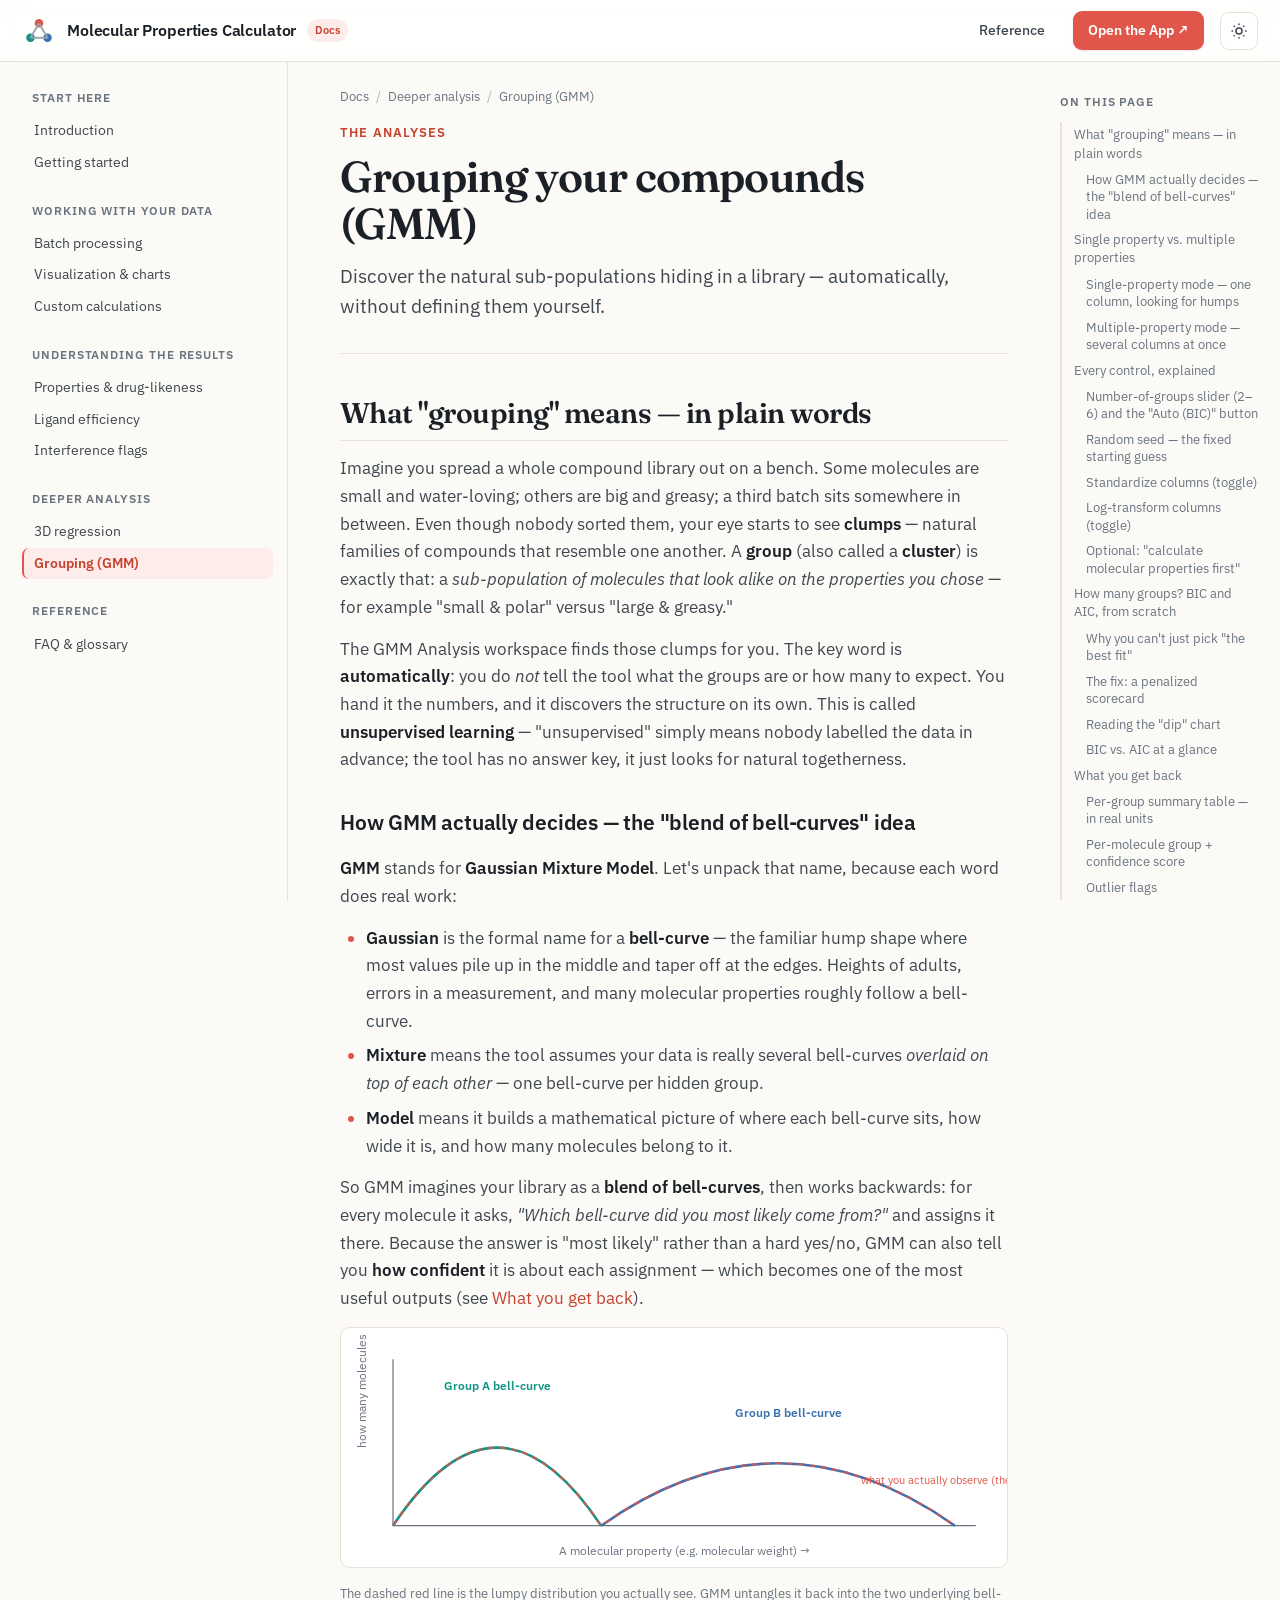
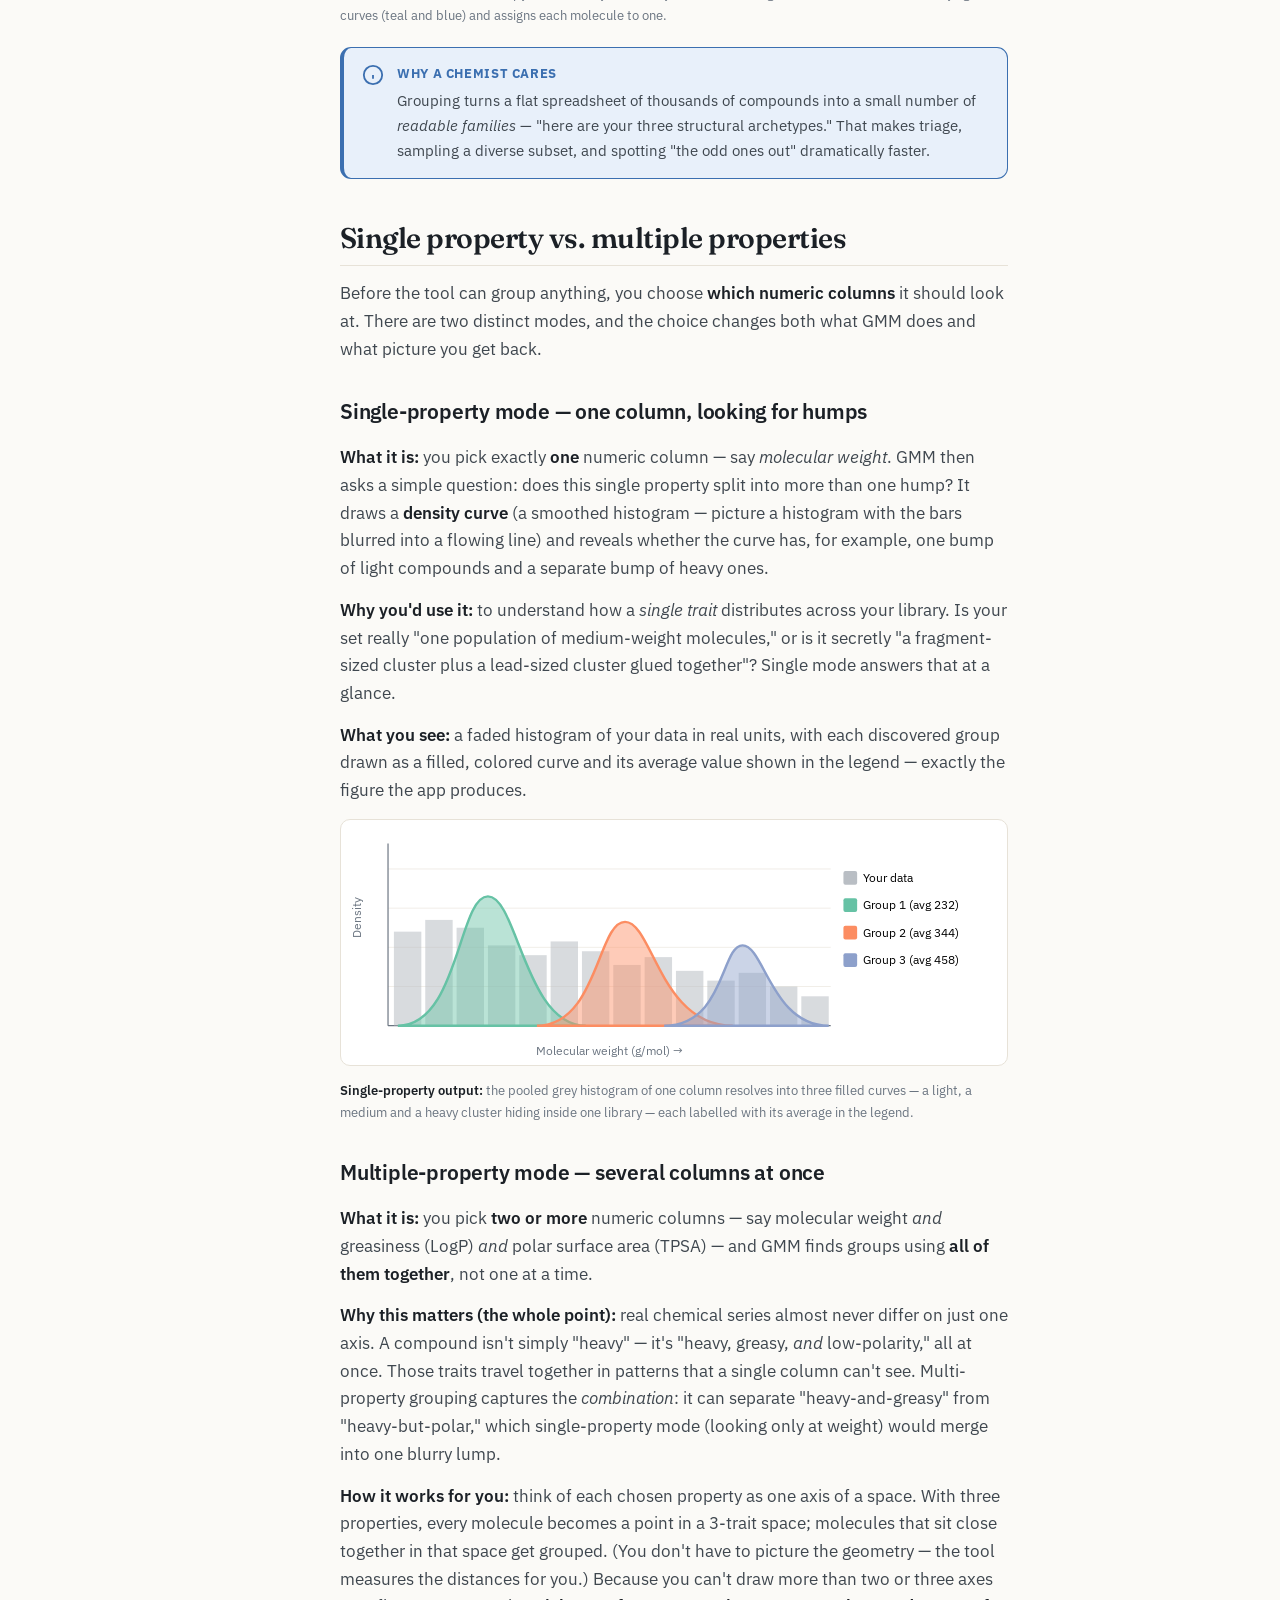
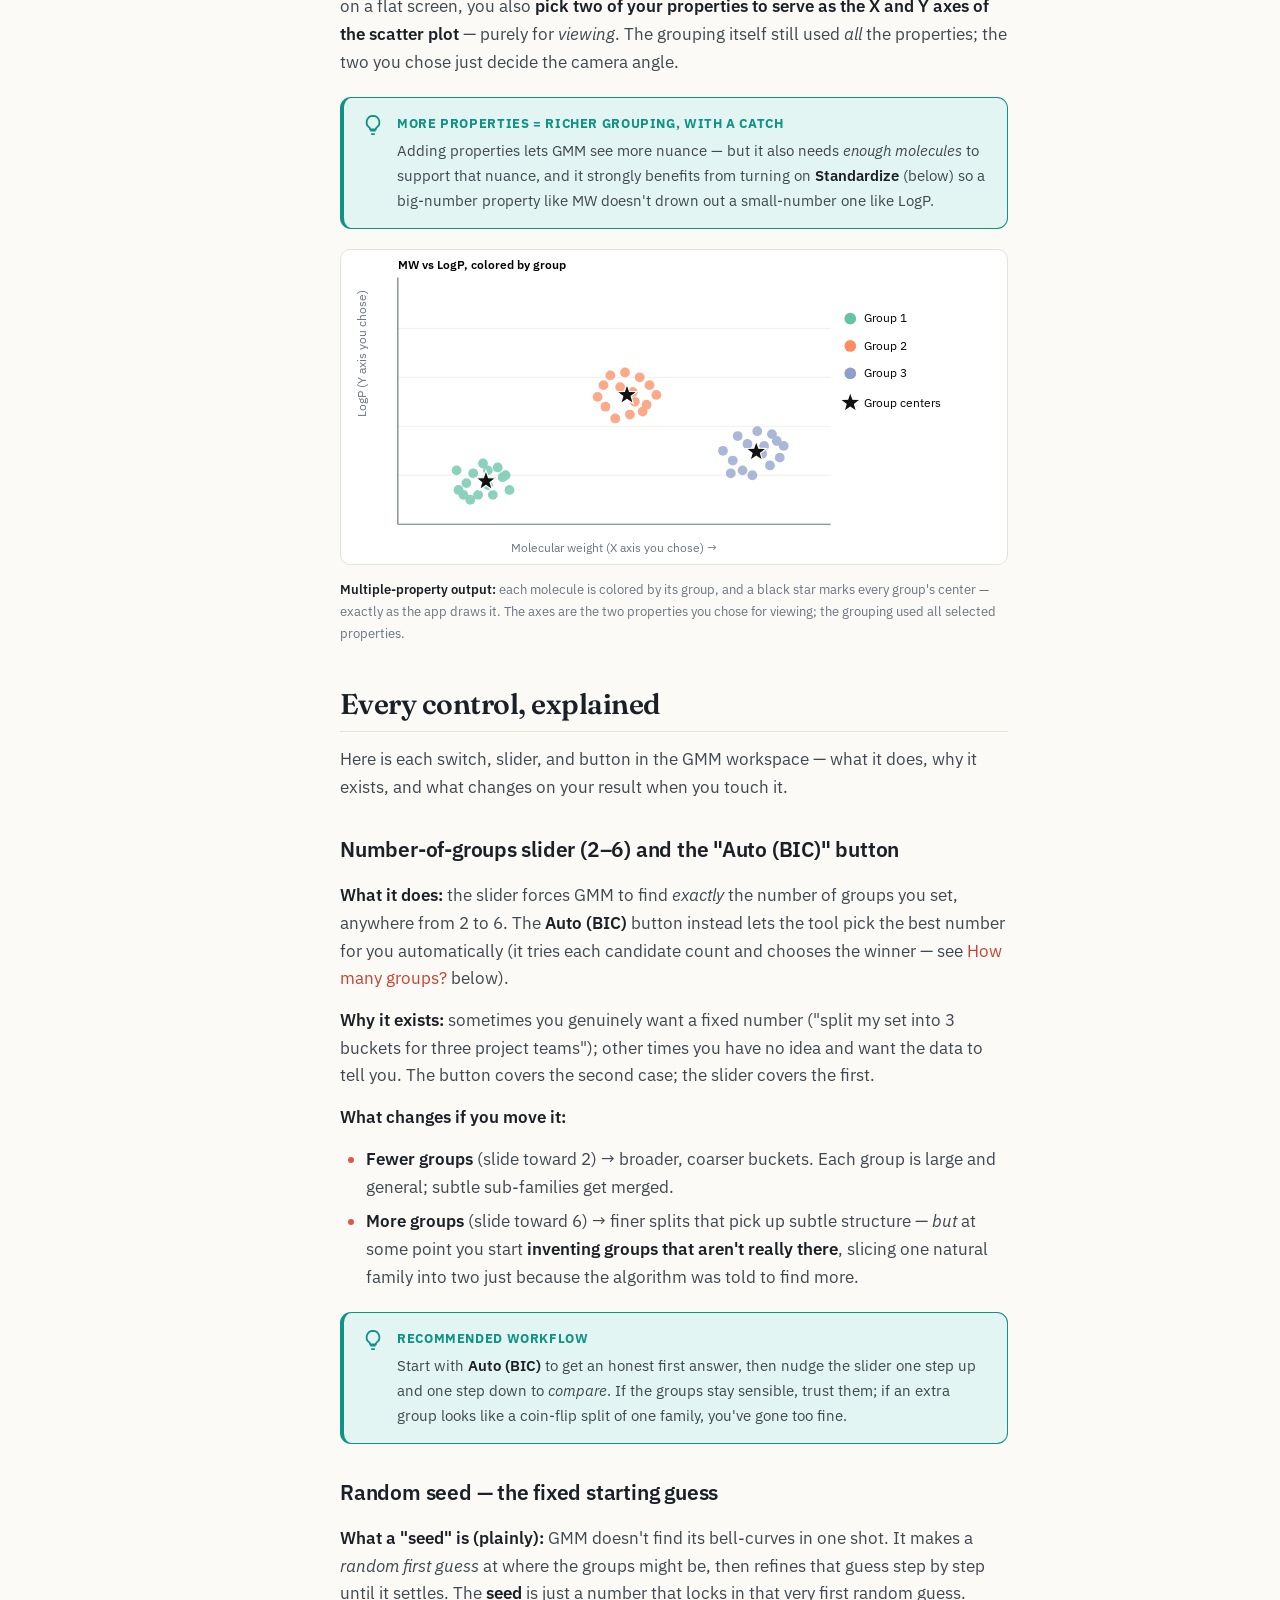
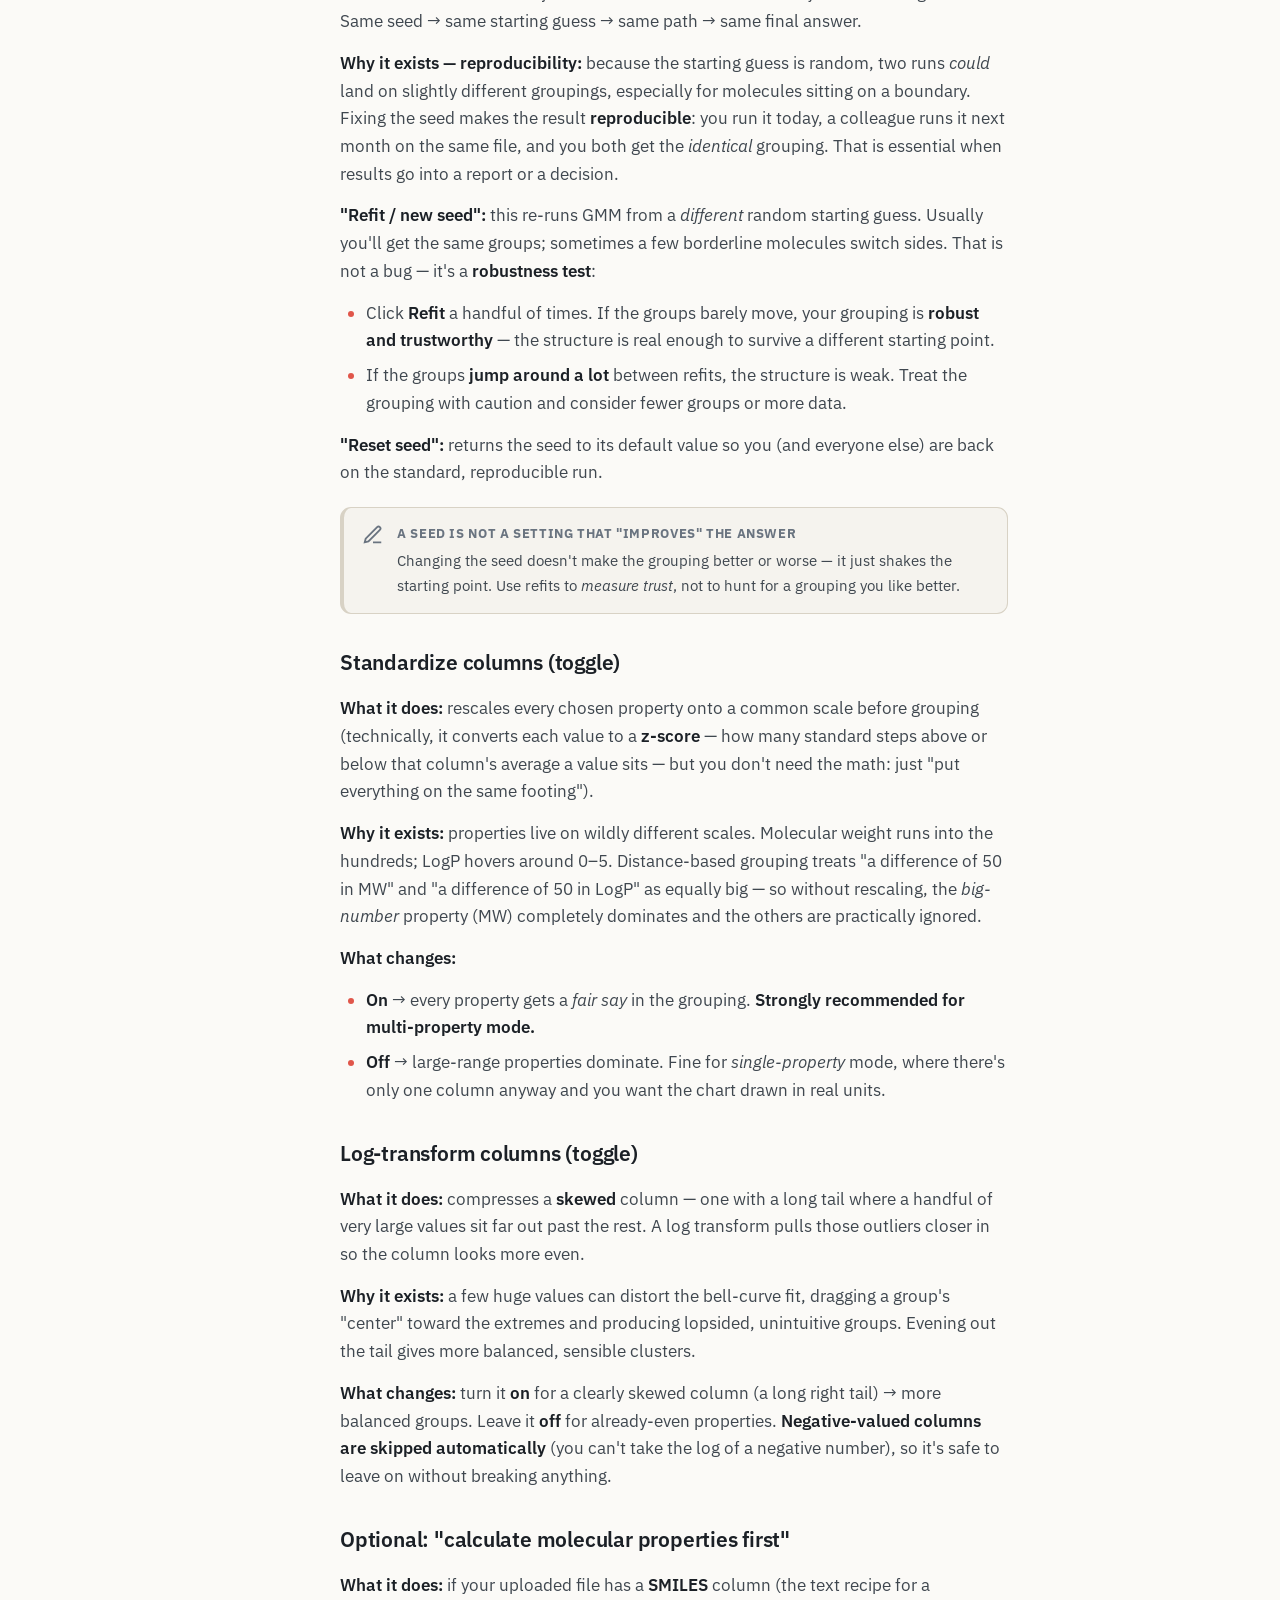
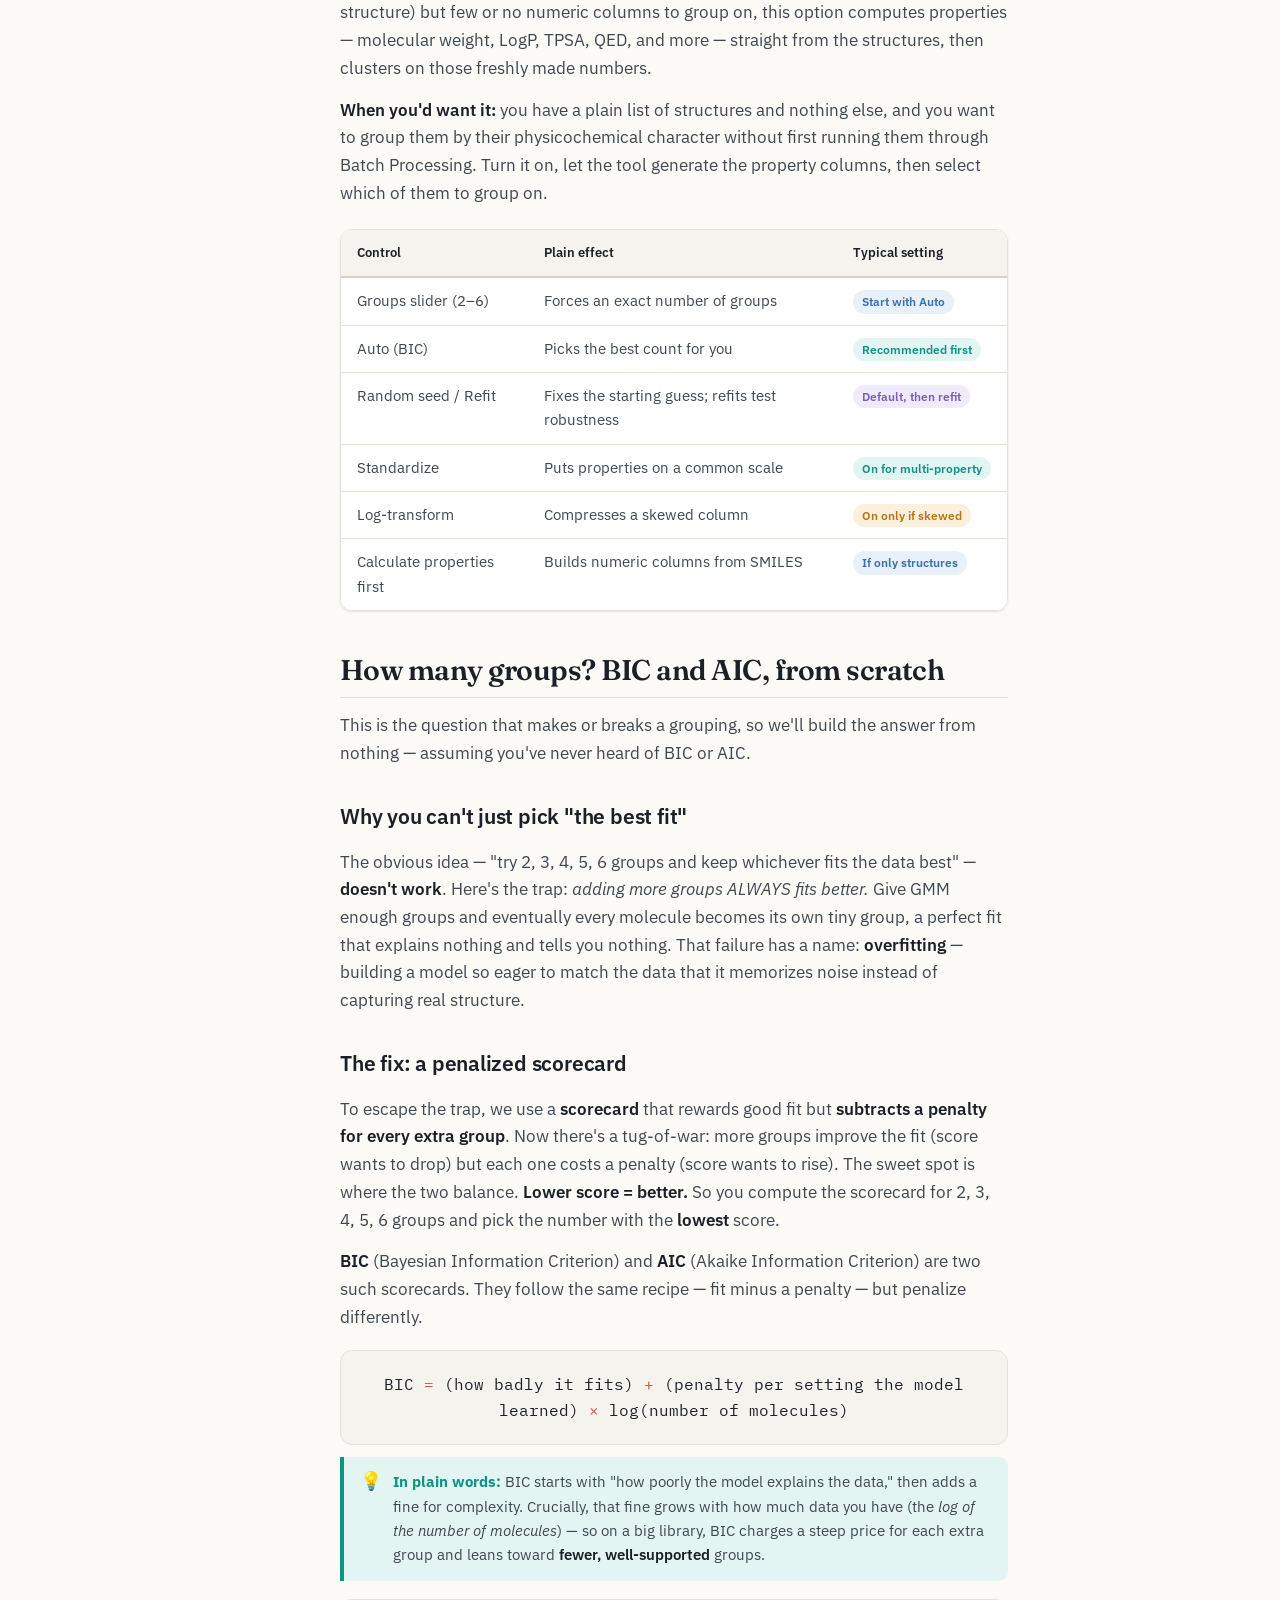
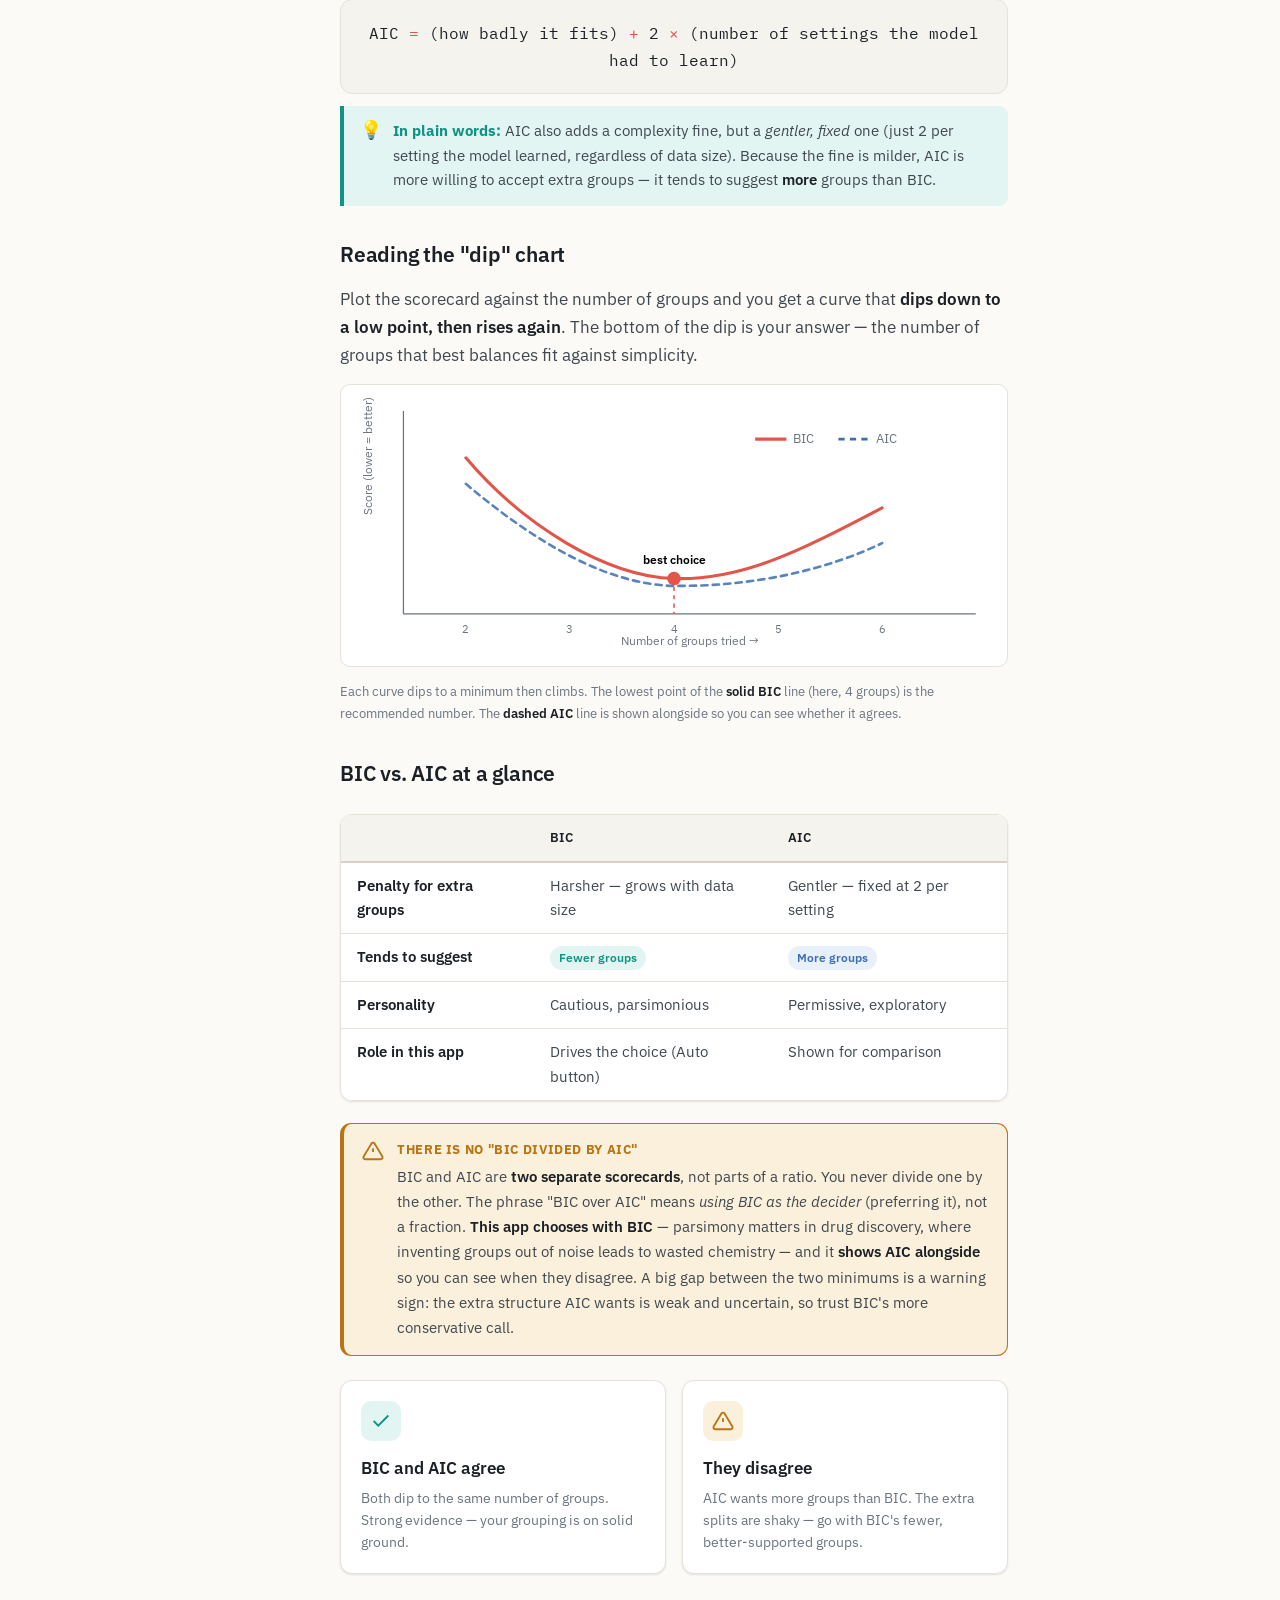
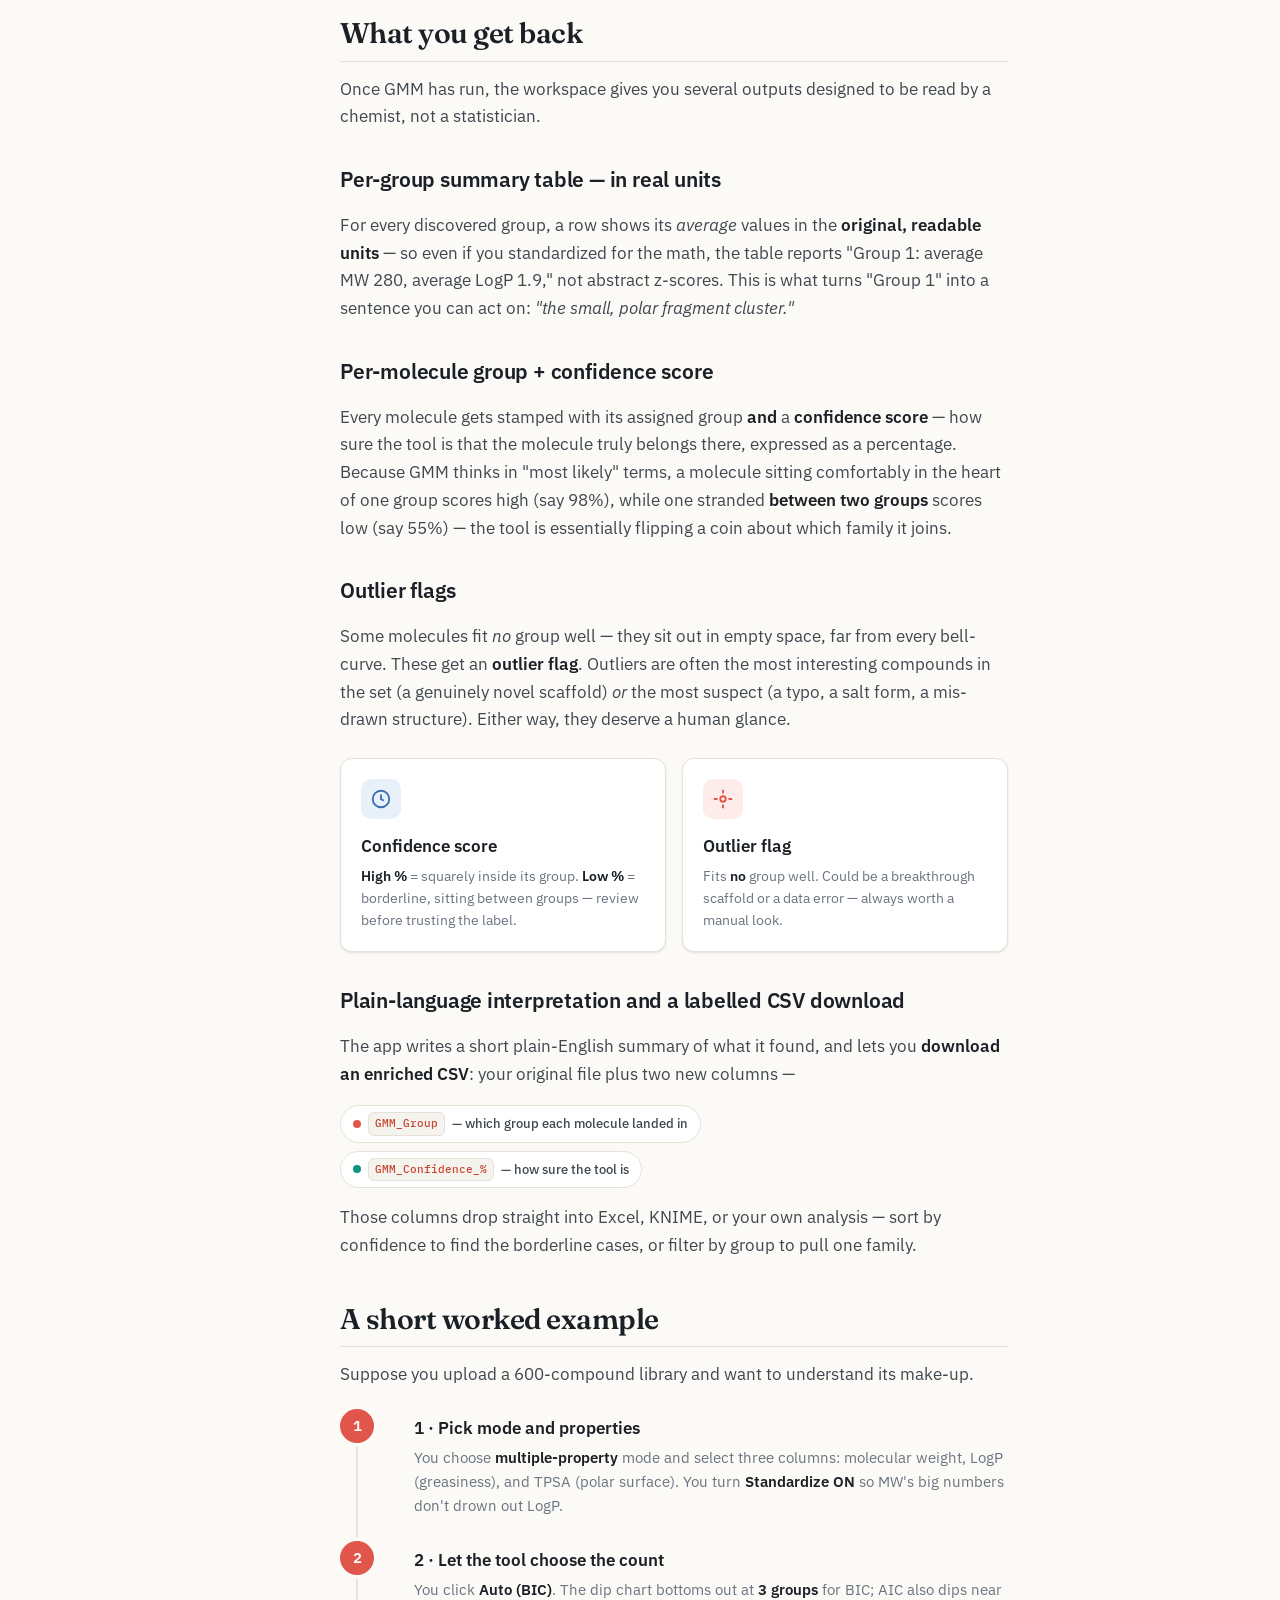
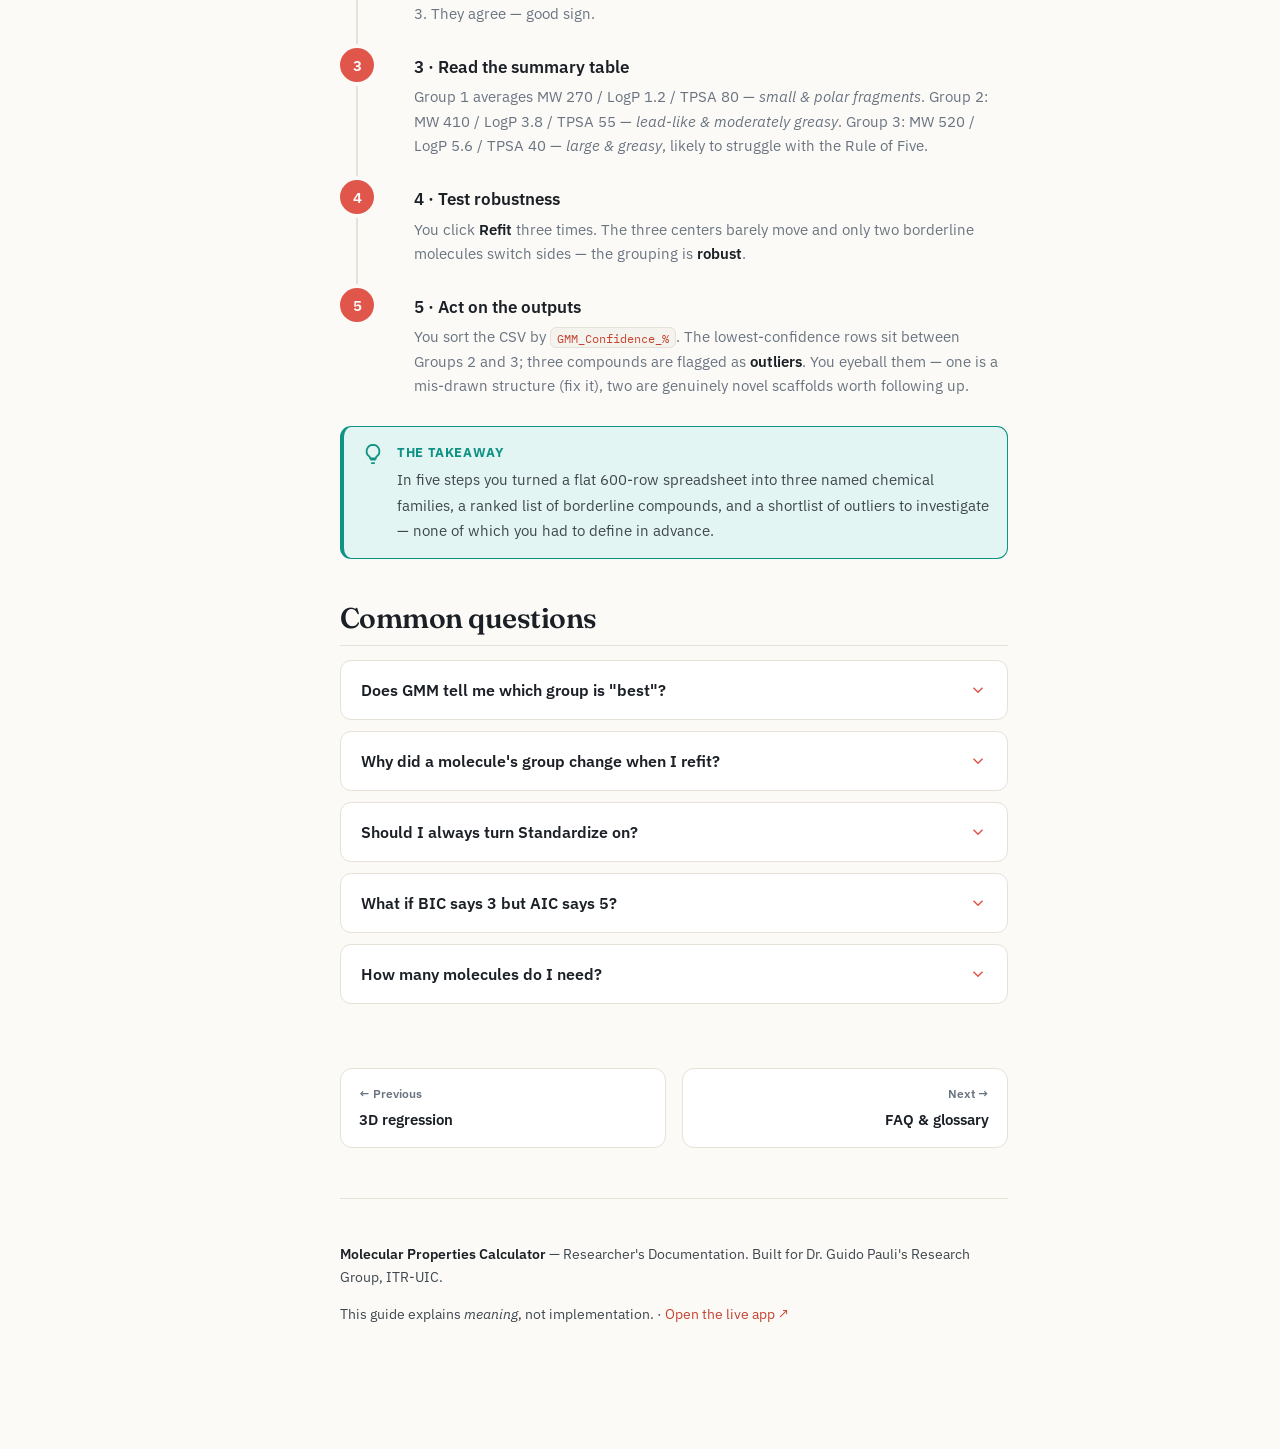
<file: gmm.html>
<!DOCTYPE html>
<html lang="en" data-theme="light">
<head>
<meta charset="UTF-8" />
<meta name="viewport" content="width=device-width, initial-scale=1.0" />
<title>Grouping your compounds (GMM) · Molecular Properties Calculator Docs</title>
<meta name="description" content="Discover the natural sub-populations in a library automatically - every control explained." />
<link rel="preconnect" href="https://fonts.googleapis.com">
<link rel="preconnect" href="https://fonts.gstatic.com" crossorigin>
<link href="https://fonts.googleapis.com/css2?family=Fraunces:opsz,wght@9..144,400;9..144,500;9..144,600;9..144,700&family=IBM+Plex+Sans:wght@400;500;600;700&family=IBM+Plex+Mono:wght@400;500;600&display=swap" rel="stylesheet">
<link rel="stylesheet" href="assets/styles.css">
</head>
<body data-page="gmm">
<div class="progress" id="progress"></div>

<nav class="navbar">
  <button class="icon-btn menu-btn" id="menuBtn" aria-label="Menu"><svg width="18" height="18" viewBox="0 0 24 24" fill="none" stroke="currentColor" stroke-width="2"><path d="M3 6h18M3 12h18M3 18h18"/></svg></button>
  <a href="index.html" class="brand">
    <svg class="logo" viewBox="0 0 40 40" fill="none"><circle cx="20" cy="11" r="5" fill="#e0564a"/><circle cx="10" cy="28" r="5" fill="#0e9384"/><circle cx="30" cy="28" r="5" fill="#3b6fb0"/><line x1="20" y1="11" x2="10" y2="28" stroke="#9aa3ad" stroke-width="2.2"/><line x1="20" y1="11" x2="30" y2="28" stroke="#9aa3ad" stroke-width="2.2"/><line x1="10" y1="28" x2="30" y2="28" stroke="#9aa3ad" stroke-width="2.2"/></svg>
    <span class="full">Molecular Properties Calculator</span><span class="tag">Docs</span>
  </a>
  <div class="nav-spacer"></div>
  <a href="reference.html" class="nav-link hide-sm">Reference</a>
  <a href="https://molecular-properties-calculator-2.streamlit.app/" target="_blank" rel="noopener" class="nav-cta">Open the App ↗</a>
  <button class="icon-btn" id="themeBtn" aria-label="Toggle theme">
    <svg id="sunIcon" width="18" height="18" viewBox="0 0 24 24" fill="none" stroke="currentColor" stroke-width="2"><circle cx="12" cy="12" r="4"/><path d="M12 2v2M12 20v2M4.9 4.9l1.4 1.4M17.7 17.7l1.4 1.4M2 12h2M20 12h2M4.9 19.1l1.4-1.4M17.7 6.3l1.4-1.4"/></svg>
    <svg id="moonIcon" width="18" height="18" viewBox="0 0 24 24" fill="none" stroke="currentColor" stroke-width="2" style="display:none"><path d="M21 12.8A9 9 0 1 1 11.2 3a7 7 0 0 0 9.8 9.8z"/></svg>
  </button>
</nav>

<div class="scrim" id="scrim"></div>

<div class="layout">
  <aside class="sidebar" id="sidebar">
  <div class="side-group"><h4>Start Here</h4>
    <a class="side-link" data-page="home" href="index.html">Introduction</a>
    <a class="side-link" data-page="getting-started" href="getting-started.html">Getting started</a>
  </div>
  <div class="side-group"><h4>Working with your data</h4>
    <a class="side-link" data-page="batch" href="batch.html">Batch processing</a>
    <a class="side-link" data-page="visualization" href="visualization.html">Visualization &amp; charts</a>
    <a class="side-link" data-page="custom-calculations" href="custom-calculations.html">Custom calculations</a>
  </div>
  <div class="side-group"><h4>Understanding the results</h4>
    <a class="side-link" data-page="properties" href="properties.html">Properties &amp; drug-likeness</a>
    <a class="side-link" data-page="ligand-efficiency" href="ligand-efficiency.html">Ligand efficiency</a>
    <a class="side-link" data-page="interference" href="interference.html">Interference flags</a>
  </div>
  <div class="side-group"><h4>Deeper analysis</h4>
    <a class="side-link" data-page="regression" href="regression.html">3D regression</a>
    <a class="side-link" data-page="gmm" href="gmm.html">Grouping (GMM)</a>
  </div>
  <div class="side-group"><h4>Reference</h4>
    <a class="side-link" data-page="reference" href="reference.html">FAQ &amp; glossary</a>
  </div>
</aside>

  <div class="main-wrap">
    <main class="content">

      <div class="page-head">
        <div class="breadcrumb"><a href="index.html">Docs</a><span class="sep">/</span><span>Deeper analysis</span><span class="sep">/</span><span>Grouping (GMM)</span></div>
        <div class="eyebrow">THE ANALYSES</div>
        <h1>Grouping your compounds (GMM)</h1>
        <p class="lead">Discover the natural sub-populations hiding in a library — automatically, without defining them yourself.</p>
      </div>

      <section>
        <h2>What "grouping" means — in plain words</h2>
        <p>Imagine you spread a whole compound library out on a bench. Some molecules are small and water-loving; others are big and greasy; a third batch sits somewhere in between. Even though nobody sorted them, your eye starts to see <strong>clumps</strong> — natural families of compounds that resemble one another. A <strong>group</strong> (also called a <strong>cluster</strong>) is exactly that: a <em>sub-population of molecules that look alike on the properties you chose</em> — for example "small &amp; polar" versus "large &amp; greasy."</p>

        <p>The GMM Analysis workspace finds those clumps for you. The key word is <strong>automatically</strong>: you do <em>not</em> tell the tool what the groups are or how many to expect. You hand it the numbers, and it discovers the structure on its own. This is called <strong>unsupervised learning</strong> — "unsupervised" simply means nobody labelled the data in advance; the tool has no answer key, it just looks for natural togetherness.</p>

        <h3>How GMM actually decides — the "blend of bell-curves" idea</h3>
        <p><strong>GMM</strong> stands for <strong>Gaussian Mixture Model</strong>. Let's unpack that name, because each word does real work:</p>
        <ul>
          <li><strong>Gaussian</strong> is the formal name for a <strong>bell-curve</strong> — the familiar hump shape where most values pile up in the middle and taper off at the edges. Heights of adults, errors in a measurement, and many molecular properties roughly follow a bell-curve.</li>
          <li><strong>Mixture</strong> means the tool assumes your data is really several bell-curves <em>overlaid on top of each other</em> — one bell-curve per hidden group.</li>
          <li><strong>Model</strong> means it builds a mathematical picture of where each bell-curve sits, how wide it is, and how many molecules belong to it.</li>
        </ul>
        <p>So GMM imagines your library as a <strong>blend of bell-curves</strong>, then works backwards: for every molecule it asks, <em>"Which bell-curve did you most likely come from?"</em> and assigns it there. Because the answer is "most likely" rather than a hard yes/no, GMM can also tell you <strong>how confident</strong> it is about each assignment — which becomes one of the most useful outputs (see <a href="#outputs">What you get back</a>).</p>

        <figure style="margin:0">
          <svg viewBox="0 0 640 230" width="100%" style="background:var(--surface);border:1px solid var(--border);border-radius:10px" role="img" aria-label="Two overlapping bell-curves blending into one observed distribution">
            <line x1="50" y1="190" x2="610" y2="190" stroke="var(--muted)" stroke-width="1.2"/>
            <line x1="50" y1="30" x2="50" y2="190" stroke="var(--muted)" stroke-width="1.2"/>
            <text x="330" y="218" text-anchor="middle" fill="var(--muted)" font-size="12" font-family="IBM Plex Sans">A molecular property (e.g. molecular weight) →</text>
            <text x="24" y="115" fill="var(--muted)" font-size="12" font-family="IBM Plex Sans" transform="rotate(-90 24 115)">how many molecules</text>
            <path d="M50 190 Q150 40 250 190" fill="none" stroke="#0e9384" stroke-width="2.5"/>
            <path d="M250 190 Q420 70 590 190" fill="none" stroke="#3b6fb0" stroke-width="2.5"/>
            <path d="M50 190 Q150 40 250 190 Q420 70 590 190" fill="none" stroke="#e0564a" stroke-width="2" stroke-dasharray="6 5" opacity=".8"/>
            <text x="150" y="60" text-anchor="middle" fill="#0e9384" font-size="12" font-family="IBM Plex Sans" font-weight="600">Group A bell-curve</text>
            <text x="430" y="86" text-anchor="middle" fill="#3b6fb0" font-size="12" font-family="IBM Plex Sans" font-weight="600">Group B bell-curve</text>
            <text x="500" y="150" fill="#e0564a" font-size="11" font-family="IBM Plex Sans">what you actually observe (the blend)</text>
          </svg>
          <figcaption class="caption" style="color:var(--muted);font-size:13px;margin-top:6px">The dashed red line is the lumpy distribution you actually see. GMM untangles it back into the two underlying bell-curves (teal and blue) and assigns each molecule to one.</figcaption>
        </figure>

        <div class="adm adm-info"><svg class="ai" viewBox="0 0 24 24" fill="none" stroke="currentColor" stroke-width="2"><circle cx="12" cy="12" r="10"/><path d="M12 16v-4M12 8h.01"/></svg>
          <div><div class="at">Why a chemist cares</div><p>Grouping turns a flat spreadsheet of thousands of compounds into a small number of <em>readable families</em> — "here are your three structural archetypes." That makes triage, sampling a diverse subset, and spotting "the odd ones out" dramatically faster.</p></div></div>
      </section>

      <section>
        <h2>Single property vs. multiple properties</h2>
        <p>Before the tool can group anything, you choose <strong>which numeric columns</strong> it should look at. There are two distinct modes, and the choice changes both what GMM does and what picture you get back.</p>

        <h3>Single-property mode — one column, looking for humps</h3>
        <p><strong>What it is:</strong> you pick exactly <strong>one</strong> numeric column — say <em>molecular weight</em>. GMM then asks a simple question: does this single property split into more than one hump? It draws a <strong>density curve</strong> (a smoothed histogram — picture a histogram with the bars blurred into a flowing line) and reveals whether the curve has, for example, one bump of light compounds and a separate bump of heavy ones.</p>
        <p><strong>Why you'd use it:</strong> to understand how a <em>single trait</em> distributes across your library. Is your set really "one population of medium-weight molecules," or is it secretly "a fragment-sized cluster plus a lead-sized cluster glued together"? Single mode answers that at a glance.</p>
        <p><strong>What you see:</strong> a faded histogram of your data in real units, with each discovered group drawn as a filled, colored curve and its average value shown in the legend — exactly the figure the app produces.</p>

        <figure style="margin:0">
          <svg viewBox="0 0 680 250" width="100%" style="background:var(--surface);border:1px solid var(--border);border-radius:10px" role="img" aria-label="Density plot: a faded grey histogram of all data overlaid with three filled, colored group curves and a legend giving each group's average">
            <!-- faint gridlines -->
            <g stroke="var(--border)" stroke-width="1" opacity=".6"><line x1="48" y1="170" x2="500" y2="170"/><line x1="48" y1="130" x2="500" y2="130"/><line x1="48" y1="90" x2="500" y2="90"/><line x1="48" y1="50" x2="500" y2="50"/></g>
            <!-- axes -->
            <line x1="48" y1="210" x2="500" y2="210" stroke="var(--muted)" stroke-width="1.2"/>
            <line x1="48" y1="24" x2="48" y2="210" stroke="var(--muted)" stroke-width="1.2"/>
            <text x="20" y="120" fill="var(--muted)" font-size="12" font-family="IBM Plex Sans" transform="rotate(-90 20 120)">Density</text>
            <text x="274" y="240" text-anchor="middle" fill="var(--muted)" font-size="12" font-family="IBM Plex Sans">Molecular weight (g/mol) →</text>
            <!-- 'Your data': one pooled grey histogram of every molecule -->
            <g fill="#b9bec4" opacity=".55">
              <rect x="54" y="114" width="28" height="96"/><rect x="86" y="102" width="28" height="108"/><rect x="118" y="110" width="28" height="100"/><rect x="150" y="128" width="28" height="82"/><rect x="182" y="138" width="28" height="72"/><rect x="214" y="124" width="28" height="86"/><rect x="246" y="134" width="28" height="76"/><rect x="278" y="148" width="28" height="62"/><rect x="310" y="140" width="28" height="70"/><rect x="342" y="154" width="28" height="56"/><rect x="374" y="164" width="28" height="46"/><rect x="406" y="156" width="28" height="54"/><rect x="438" y="170" width="28" height="40"/><rect x="470" y="180" width="28" height="30"/>
            </g>
            <!-- filled group densities (Set2 palette, exactly as the app draws them) -->
            <path d="M58 210 C120 210 120 78 150 78 C180 78 188 210 250 210 Z" fill="#66C2A5" fill-opacity=".45" stroke="#66C2A5" stroke-width="2.5"/>
            <path d="M200 210 C262 210 262 104 290 104 C318 104 326 210 400 210 Z" fill="#FC8D62" fill-opacity=".45" stroke="#FC8D62" stroke-width="2.5"/>
            <path d="M330 210 C392 210 388 128 410 128 C432 128 440 210 498 210 Z" fill="#8DA0CB" fill-opacity=".45" stroke="#8DA0CB" stroke-width="2.5"/>
            <!-- legend -->
            <rect x="513" y="52" width="14" height="14" rx="2" fill="#b9bec4"/><text x="533" y="63" fill="var(--text)" font-size="12" font-family="IBM Plex Sans">Your data</text>
            <rect x="513" y="80" width="14" height="14" rx="2" fill="#66C2A5"/><text x="533" y="91" fill="var(--text)" font-size="12" font-family="IBM Plex Sans">Group 1 (avg 232)</text>
            <rect x="513" y="108" width="14" height="14" rx="2" fill="#FC8D62"/><text x="533" y="119" fill="var(--text)" font-size="12" font-family="IBM Plex Sans">Group 2 (avg 344)</text>
            <rect x="513" y="136" width="14" height="14" rx="2" fill="#8DA0CB"/><text x="533" y="147" fill="var(--text)" font-size="12" font-family="IBM Plex Sans">Group 3 (avg 458)</text>
          </svg>
          <figcaption class="caption" style="color:var(--muted);font-size:13px;margin-top:6px"><strong>Single-property output:</strong> the pooled grey histogram of one column resolves into three filled curves — a light, a medium and a heavy cluster hiding inside one library — each labelled with its average in the legend.</figcaption>
        </figure>

        <h3>Multiple-property mode — several columns at once</h3>
        <p><strong>What it is:</strong> you pick <strong>two or more</strong> numeric columns — say molecular weight <em>and</em> greasiness (LogP) <em>and</em> polar surface area (TPSA) — and GMM finds groups using <strong>all of them together</strong>, not one at a time.</p>
        <p><strong>Why this matters (the whole point):</strong> real chemical series almost never differ on just one axis. A compound isn't simply "heavy" — it's "heavy, greasy, <em>and</em> low-polarity," all at once. Those traits travel together in patterns that a single column can't see. Multi-property grouping captures the <em>combination</em>: it can separate "heavy-and-greasy" from "heavy-but-polar," which single-property mode (looking only at weight) would merge into one blurry lump.</p>
        <p><strong>How it works for you:</strong> think of each chosen property as one axis of a space. With three properties, every molecule becomes a point in a 3-trait space; molecules that sit close together in that space get grouped. (You don't have to picture the geometry — the tool measures the distances for you.) Because you can't draw more than two or three axes on a flat screen, you also <strong>pick two of your properties to serve as the X and Y axes of the scatter plot</strong> — purely for <em>viewing</em>. The grouping itself still used <em>all</em> the properties; the two you chose just decide the camera angle.</p>

        <div class="adm adm-tip"><svg class="ai" viewBox="0 0 24 24" fill="none" stroke="currentColor" stroke-width="2"><path d="M9 18h6M10 22h4M12 2a7 7 0 0 0-4 12.7c.6.5 1 1.3 1 2.1h6c0-.8.4-1.6 1-2.1A7 7 0 0 0 12 2z"/></svg>
          <div><div class="at">More properties = richer grouping, with a catch</div><p>Adding properties lets GMM see more nuance — but it also needs <em>enough molecules</em> to support that nuance, and it strongly benefits from turning on <strong>Standardize</strong> (below) so a big-number property like MW doesn't drown out a small-number one like LogP.</p></div></div>

        <figure style="margin:0">
          <svg viewBox="0 0 680 320" width="100%" style="background:var(--surface);border:1px solid var(--border);border-radius:10px" role="img" aria-label="Scatter of two chosen properties: points colored by group with black star markers at each group center and a legend">
            <defs><polygon id="gmmStar" points="0,-11 2.6,-3.6 10.5,-3.4 4.3,1.4 6.5,8.9 0,4.5 -6.5,8.9 -4.3,1.4 -10.5,-3.4 -2.6,-3.6" fill="#111" stroke="#fff" stroke-width="1.2"/></defs>
            <g stroke="var(--border)" stroke-width="1" opacity=".6"><line x1="58" y1="230" x2="500" y2="230"/><line x1="58" y1="180" x2="500" y2="180"/><line x1="58" y1="130" x2="500" y2="130"/><line x1="58" y1="80" x2="500" y2="80"/></g>
            <line x1="58" y1="280" x2="500" y2="280" stroke="var(--muted)" stroke-width="1.2"/>
            <line x1="58" y1="28" x2="58" y2="280" stroke="var(--muted)" stroke-width="1.2"/>
            <text x="58" y="19" fill="var(--text)" font-size="12.5" font-family="IBM Plex Sans" font-weight="600">MW vs LogP, colored by group</text>
            <text x="279" y="308" text-anchor="middle" fill="var(--muted)" font-size="12" font-family="IBM Plex Sans">Molecular weight (X axis you chose) →</text>
            <text x="26" y="170" fill="var(--muted)" font-size="12" font-family="IBM Plex Sans" transform="rotate(-90 26 170)">LogP (Y axis you chose)</text>
            <!-- Group 1 (teal) — small &amp; polar -->
            <g fill="#66C2A5" opacity=".75"><circle cx="120" cy="245" r="5"/><circle cx="135" cy="228" r="5"/><circle cx="150" cy="240" r="5"/><circle cx="165" cy="232" r="5"/><circle cx="140" cy="250" r="5"/><circle cx="160" cy="222" r="5"/><circle cx="128" cy="238" r="5"/><circle cx="118" cy="225" r="5"/><circle cx="172" cy="245" r="5"/><circle cx="145" cy="218" r="5"/><circle cx="155" cy="250" r="5"/><circle cx="132" cy="255" r="5"/><circle cx="168" cy="230" r="5"/><circle cx="125" cy="250" r="5"/><circle cx="150" cy="225" r="5"/></g>
            <!-- Group 2 (orange) — medium &amp; greasy -->
            <g fill="#FC8D62" opacity=".75"><circle cx="270" cy="160" r="5"/><circle cx="285" cy="140" r="5"/><circle cx="300" cy="155" r="5"/><circle cx="315" cy="138" r="5"/><circle cx="295" cy="168" r="5"/><circle cx="275" cy="128" r="5"/><circle cx="308" cy="165" r="5"/><circle cx="262" cy="150" r="5"/><circle cx="322" cy="148" r="5"/><circle cx="290" cy="125" r="5"/><circle cx="280" cy="172" r="5"/><circle cx="305" cy="130" r="5"/><circle cx="268" cy="138" r="5"/><circle cx="312" cy="158" r="5"/><circle cx="298" cy="145" r="5"/></g>
            <!-- Group 3 (blue-purple) — large series -->
            <g fill="#8DA0CB" opacity=".75"><circle cx="400" cy="215" r="5"/><circle cx="415" cy="198" r="5"/><circle cx="430" cy="208" r="5"/><circle cx="445" cy="195" r="5"/><circle cx="410" cy="225" r="5"/><circle cx="390" cy="205" r="5"/><circle cx="438" cy="220" r="5"/><circle cx="425" cy="185" r="5"/><circle cx="452" cy="200" r="5"/><circle cx="405" cy="190" r="5"/><circle cx="420" cy="230" r="5"/><circle cx="440" cy="188" r="5"/><circle cx="398" cy="228" r="5"/><circle cx="448" cy="212" r="5"/><circle cx="432" cy="200" r="5"/></g>
            <!-- group centers: black stars with a white outline, exactly as the app marks them -->
            <use href="#gmmStar" x="148" y="236"/><use href="#gmmStar" x="292" y="148"/><use href="#gmmStar" x="424" y="206"/>
            <!-- legend -->
            <circle cx="520" cy="70" r="6" fill="#66C2A5"/><text x="534" y="74" fill="var(--text)" font-size="12" font-family="IBM Plex Sans">Group 1</text>
            <circle cx="520" cy="98" r="6" fill="#FC8D62"/><text x="534" y="102" fill="var(--text)" font-size="12" font-family="IBM Plex Sans">Group 2</text>
            <circle cx="520" cy="126" r="6" fill="#8DA0CB"/><text x="534" y="130" fill="var(--text)" font-size="12" font-family="IBM Plex Sans">Group 3</text>
            <use href="#gmmStar" x="520" y="156"/><text x="534" y="160" fill="var(--text)" font-size="12" font-family="IBM Plex Sans">Group centers</text>
          </svg>
          <figcaption class="caption" style="color:var(--muted);font-size:13px;margin-top:6px"><strong>Multiple-property output:</strong> each molecule is colored by its group, and a black star marks every group's center — exactly as the app draws it. The axes are the two properties you chose for viewing; the grouping used all selected properties.</figcaption>
        </figure>
      </section>

      <section>
        <h2>Every control, explained</h2>
        <p>Here is each switch, slider, and button in the GMM workspace — what it does, why it exists, and what changes on your result when you touch it.</p>

        <h3>Number-of-groups slider (2–6) and the "Auto (BIC)" button</h3>
        <p><strong>What it does:</strong> the slider forces GMM to find <em>exactly</em> the number of groups you set, anywhere from 2 to 6. The <strong>Auto (BIC)</strong> button instead lets the tool pick the best number for you automatically (it tries each candidate count and chooses the winner — see <a href="#howmany">How many groups?</a> below).</p>
        <p><strong>Why it exists:</strong> sometimes you genuinely want a fixed number ("split my set into 3 buckets for three project teams"); other times you have no idea and want the data to tell you. The button covers the second case; the slider covers the first.</p>
        <p><strong>What changes if you move it:</strong></p>
        <ul>
          <li><strong>Fewer groups</strong> (slide toward 2) → broader, coarser buckets. Each group is large and general; subtle sub-families get merged.</li>
          <li><strong>More groups</strong> (slide toward 6) → finer splits that pick up subtle structure — <em>but</em> at some point you start <strong>inventing groups that aren't really there</strong>, slicing one natural family into two just because the algorithm was told to find more.</li>
        </ul>
        <div class="adm adm-tip"><svg class="ai" viewBox="0 0 24 24" fill="none" stroke="currentColor" stroke-width="2"><path d="M9 18h6M10 22h4M12 2a7 7 0 0 0-4 12.7c.6.5 1 1.3 1 2.1h6c0-.8.4-1.6 1-2.1A7 7 0 0 0 12 2z"/></svg>
          <div><div class="at">Recommended workflow</div><p>Start with <strong>Auto (BIC)</strong> to get an honest first answer, then nudge the slider one step up and one step down to <em>compare</em>. If the groups stay sensible, trust them; if an extra group looks like a coin-flip split of one family, you've gone too fine.</p></div></div>

        <h3>Random seed — the fixed starting guess</h3>
        <p><strong>What a "seed" is (plainly):</strong> GMM doesn't find its bell-curves in one shot. It makes a <em>random first guess</em> at where the groups might be, then refines that guess step by step until it settles. The <strong>seed</strong> is just a number that locks in that very first random guess. Same seed → same starting guess → same path → same final answer.</p>
        <p><strong>Why it exists — reproducibility:</strong> because the starting guess is random, two runs <em>could</em> land on slightly different groupings, especially for molecules sitting on a boundary. Fixing the seed makes the result <strong>reproducible</strong>: you run it today, a colleague runs it next month on the same file, and you both get the <em>identical</em> grouping. That is essential when results go into a report or a decision.</p>
        <p><strong>"Refit / new seed":</strong> this re-runs GMM from a <em>different</em> random starting guess. Usually you'll get the same groups; sometimes a few borderline molecules switch sides. That is not a bug — it's a <strong>robustness test</strong>:</p>
        <ul>
          <li>Click <strong>Refit</strong> a handful of times. If the groups barely move, your grouping is <strong>robust and trustworthy</strong> — the structure is real enough to survive a different starting point.</li>
          <li>If the groups <strong>jump around a lot</strong> between refits, the structure is weak. Treat the grouping with caution and consider fewer groups or more data.</li>
        </ul>
        <p><strong>"Reset seed":</strong> returns the seed to its default value so you (and everyone else) are back on the standard, reproducible run.</p>
        <div class="adm adm-note"><svg class="ai" viewBox="0 0 24 24" fill="none" stroke="currentColor" stroke-width="2"><path d="M12 20h9M16.5 3.5a2.1 2.1 0 0 1 3 3L7 19l-4 1 1-4z"/></svg>
          <div><div class="at">A seed is not a setting that "improves" the answer</div><p>Changing the seed doesn't make the grouping better or worse — it just shakes the starting point. Use refits to <em>measure trust</em>, not to hunt for a grouping you like better.</p></div></div>

        <h3>Standardize columns (toggle)</h3>
        <p><strong>What it does:</strong> rescales every chosen property onto a common scale before grouping (technically, it converts each value to a <strong>z-score</strong> — how many standard steps above or below that column's average a value sits — but you don't need the math: just "put everything on the same footing").</p>
        <p><strong>Why it exists:</strong> properties live on wildly different scales. Molecular weight runs into the hundreds; LogP hovers around 0–5. Distance-based grouping treats "a difference of 50 in MW" and "a difference of 50 in LogP" as equally big — so without rescaling, the <em>big-number</em> property (MW) completely dominates and the others are practically ignored.</p>
        <p><strong>What changes:</strong></p>
        <ul>
          <li><strong>On</strong> → every property gets a <em>fair say</em> in the grouping. <strong>Strongly recommended for multi-property mode.</strong></li>
          <li><strong>Off</strong> → large-range properties dominate. Fine for <em>single-property</em> mode, where there's only one column anyway and you want the chart drawn in real units.</li>
        </ul>

        <h3>Log-transform columns (toggle)</h3>
        <p><strong>What it does:</strong> compresses a <strong>skewed</strong> column — one with a long tail where a handful of very large values sit far out past the rest. A log transform pulls those outliers closer in so the column looks more even.</p>
        <p><strong>Why it exists:</strong> a few huge values can distort the bell-curve fit, dragging a group's "center" toward the extremes and producing lopsided, unintuitive groups. Evening out the tail gives more balanced, sensible clusters.</p>
        <p><strong>What changes:</strong> turn it <strong>on</strong> for a clearly skewed column (a long right tail) → more balanced groups. Leave it <strong>off</strong> for already-even properties. <strong>Negative-valued columns are skipped automatically</strong> (you can't take the log of a negative number), so it's safe to leave on without breaking anything.</p>

        <h3>Optional: "calculate molecular properties first"</h3>
        <p><strong>What it does:</strong> if your uploaded file has a <strong>SMILES</strong> column (the text recipe for a structure) but few or no numeric columns to group on, this option computes properties — molecular weight, LogP, TPSA, QED, and more — straight from the structures, then clusters on those freshly made numbers.</p>
        <p><strong>When you'd want it:</strong> you have a plain list of structures and nothing else, and you want to group them by their physicochemical character without first running them through Batch Processing. Turn it on, let the tool generate the property columns, then select which of them to group on.</p>

        <div class="table-wrap">
          <table>
            <thead><tr><th>Control</th><th>Plain effect</th><th>Typical setting</th></tr></thead>
            <tbody>
              <tr><td>Groups slider (2–6)</td><td>Forces an exact number of groups</td><td><span class="pill pill-blue">Start with Auto</span></td></tr>
              <tr><td>Auto (BIC)</td><td>Picks the best count for you</td><td><span class="pill pill-teal">Recommended first</span></td></tr>
              <tr><td>Random seed / Refit</td><td>Fixes the starting guess; refits test robustness</td><td><span class="pill pill-violet">Default, then refit</span></td></tr>
              <tr><td>Standardize</td><td>Puts properties on a common scale</td><td><span class="pill pill-teal">On for multi-property</span></td></tr>
              <tr><td>Log-transform</td><td>Compresses a skewed column</td><td><span class="pill pill-amber">On only if skewed</span></td></tr>
              <tr><td>Calculate properties first</td><td>Builds numeric columns from SMILES</td><td><span class="pill pill-blue">If only structures</span></td></tr>
            </tbody>
          </table>
        </div>
      </section>

      <section id="howmany">
        <h2>How many groups? BIC and AIC, from scratch</h2>
        <p>This is the question that makes or breaks a grouping, so we'll build the answer from nothing — assuming you've never heard of BIC or AIC.</p>

        <h3>Why you can't just pick "the best fit"</h3>
        <p>The obvious idea — "try 2, 3, 4, 5, 6 groups and keep whichever fits the data best" — <strong>doesn't work</strong>. Here's the trap: <em>adding more groups ALWAYS fits better.</em> Give GMM enough groups and eventually every molecule becomes its own tiny group, a perfect fit that explains nothing and tells you nothing. That failure has a name: <strong>overfitting</strong> — building a model so eager to match the data that it memorizes noise instead of capturing real structure.</p>

        <h3>The fix: a penalized scorecard</h3>
        <p>To escape the trap, we use a <strong>scorecard</strong> that rewards good fit but <strong>subtracts a penalty for every extra group</strong>. Now there's a tug-of-war: more groups improve the fit (score wants to drop) but each one costs a penalty (score wants to rise). The sweet spot is where the two balance. <strong>Lower score = better.</strong> So you compute the scorecard for 2, 3, 4, 5, 6 groups and pick the number with the <strong>lowest</strong> score.</p>
        <p><strong>BIC</strong> (Bayesian Information Criterion) and <strong>AIC</strong> (Akaike Information Criterion) are two such scorecards. They follow the same recipe — fit minus a penalty — but penalize differently.</p>

        <div class="formula">BIC <span class="op">=</span> (how badly it fits) <span class="op">+</span> (penalty per setting the model learned) <span class="op">×</span> log(number of molecules)</div>
        <div class="plain"><span class="pi">💡</span><div><b>In plain words:</b> BIC starts with "how poorly the model explains the data," then adds a fine for complexity. Crucially, that fine grows with how much data you have (the <em>log of the number of molecules</em>) — so on a big library, BIC charges a steep price for each extra group and leans toward <strong>fewer, well-supported</strong> groups.</div></div>

        <div class="formula">AIC <span class="op">=</span> (how badly it fits) <span class="op">+</span> 2 <span class="op">×</span> (number of settings the model had to learn)</div>
        <div class="plain"><span class="pi">💡</span><div><b>In plain words:</b> AIC also adds a complexity fine, but a <em>gentler, fixed</em> one (just 2 per setting the model learned, regardless of data size). Because the fine is milder, AIC is more willing to accept extra groups — it tends to suggest <strong>more</strong> groups than BIC.</div></div>

        <h3>Reading the "dip" chart</h3>
        <p>Plot the scorecard against the number of groups and you get a curve that <strong>dips down to a low point, then rises again</strong>. The bottom of the dip is your answer — the number of groups that best balances fit against simplicity.</p>

        <figure style="margin:0">
          <svg viewBox="0 0 640 270" width="100%" style="background:var(--surface);border:1px solid var(--border);border-radius:10px" role="img" aria-label="BIC and AIC score curves dipping to a minimum that marks the best number of groups">
            <line x1="60" y1="220" x2="610" y2="220" stroke="var(--muted)" stroke-width="1.2"/>
            <line x1="60" y1="25" x2="60" y2="220" stroke="var(--muted)" stroke-width="1.2"/>
            <text x="335" y="250" text-anchor="middle" fill="var(--muted)" font-size="12" font-family="IBM Plex Sans">Number of groups tried →</text>
            <text x="30" y="125" fill="var(--muted)" font-size="12" font-family="IBM Plex Sans" transform="rotate(-90 30 125)">Score (lower = better)</text>
            <g fill="var(--muted)" font-size="11" font-family="IBM Plex Mono" text-anchor="middle"><text x="120" y="238">2</text><text x="220" y="238">3</text><text x="320" y="238">4</text><text x="420" y="238">5</text><text x="520" y="238">6</text></g>
            <!-- BIC solid: steep drop to a single minimum at 4 groups, then a gentle rise -->
            <path d="M120 70 C175 135 255 184 320 186 C385 188 440 160 520 118" fill="none" stroke="#e0564a" stroke-width="3" stroke-linecap="round"/>
            <!-- AIC dashed: gentler penalty — shallower, later valley that stays low on the right -->
            <path d="M120 95 C185 150 255 192 320 193 C400 194 470 176 520 152" fill="none" stroke="#3b6fb0" stroke-width="2.5" stroke-dasharray="6 5" stroke-linecap="round" opacity=".85"/>
            <!-- best-choice marker on the BIC minimum (4 groups) -->
            <line x1="320" y1="186" x2="320" y2="220" stroke="#e0564a" stroke-width="1.5" stroke-dasharray="4 4"/>
            <circle cx="320" cy="186" r="6.5" fill="#e0564a"/>
            <text x="320" y="172" text-anchor="middle" fill="var(--text)" font-size="12" font-family="IBM Plex Sans" font-weight="600">best choice</text>
            <!-- legend (top-right) -->
            <line x1="398" y1="52" x2="428" y2="52" stroke="#e0564a" stroke-width="3"/><text x="434" y="56" fill="var(--muted)" font-size="12.5" font-family="IBM Plex Sans">BIC</text>
            <line x1="478" y1="52" x2="508" y2="52" stroke="#3b6fb0" stroke-width="2.5" stroke-dasharray="6 5"/><text x="514" y="56" fill="var(--muted)" font-size="12.5" font-family="IBM Plex Sans">AIC</text>
          </svg>
          <figcaption class="caption" style="color:var(--muted);font-size:13px;margin-top:6px">Each curve dips to a minimum then climbs. The lowest point of the <strong>solid BIC</strong> line (here, 4 groups) is the recommended number. The <strong>dashed AIC</strong> line is shown alongside so you can see whether it agrees.</figcaption>
        </figure>

        <h3>BIC vs. AIC at a glance</h3>
        <div class="table-wrap">
          <table>
            <thead><tr><th></th><th>BIC</th><th>AIC</th></tr></thead>
            <tbody>
              <tr><td><strong>Penalty for extra groups</strong></td><td>Harsher — grows with data size</td><td>Gentler — fixed at 2 per setting</td></tr>
              <tr><td><strong>Tends to suggest</strong></td><td><span class="pill pill-teal">Fewer groups</span></td><td><span class="pill pill-blue">More groups</span></td></tr>
              <tr><td><strong>Personality</strong></td><td>Cautious, parsimonious</td><td>Permissive, exploratory</td></tr>
              <tr><td><strong>Role in this app</strong></td><td>Drives the choice (Auto button)</td><td>Shown for comparison</td></tr>
            </tbody>
          </table>
        </div>

        <div class="adm adm-warn"><svg class="ai" viewBox="0 0 24 24" fill="none" stroke="currentColor" stroke-width="2"><path d="M10.3 3.9 1.8 18a2 2 0 0 0 1.7 3h17a2 2 0 0 0 1.7-3L13.7 3.9a2 2 0 0 0-3.4 0z"/><path d="M12 9v4M12 17h.01"/></svg>
          <div><div class="at">There is no "BIC divided by AIC"</div><p>BIC and AIC are <strong>two separate scorecards</strong>, not parts of a ratio. You never divide one by the other. The phrase "BIC over AIC" means <em>using BIC as the decider</em> (preferring it), not a fraction. <strong>This app chooses with BIC</strong> — parsimony matters in drug discovery, where inventing groups out of noise leads to wasted chemistry — and it <strong>shows AIC alongside</strong> so you can see when they disagree. A big gap between the two minimums is a warning sign: the extra structure AIC wants is weak and uncertain, so trust BIC's more conservative call.</p></div></div>

        <div class="grid cols-2">
          <div class="card"><div class="ci" style="background:var(--teal-tint)"><svg width="22" height="22" viewBox="0 0 24 24" fill="none" stroke="#0e9384" stroke-width="2"><path d="M20 6 9 17l-5-5"/></svg></div>
            <h4>BIC and AIC agree</h4><p>Both dip to the same number of groups. Strong evidence — your grouping is on solid ground.</p></div>
          <div class="card"><div class="ci" style="background:var(--amber-tint)"><svg width="22" height="22" viewBox="0 0 24 24" fill="none" stroke="#b87514" stroke-width="2"><path d="M12 9v4M12 17h.01"/><path d="M10.3 3.9 1.8 18a2 2 0 0 0 1.7 3h17a2 2 0 0 0 1.7-3L13.7 3.9a2 2 0 0 0-3.4 0z"/></svg></div>
            <h4>They disagree</h4><p>AIC wants more groups than BIC. The extra splits are shaky — go with BIC's fewer, better-supported groups.</p></div>
        </div>
      </section>

      <section id="outputs">
        <h2>What you get back</h2>
        <p>Once GMM has run, the workspace gives you several outputs designed to be read by a chemist, not a statistician.</p>

        <h3>Per-group summary table — in real units</h3>
        <p>For every discovered group, a row shows its <em>average</em> values in the <strong>original, readable units</strong> — so even if you standardized for the math, the table reports "Group 1: average MW 280, average LogP 1.9," not abstract z-scores. This is what turns "Group 1" into a sentence you can act on: <em>"the small, polar fragment cluster."</em></p>

        <h3>Per-molecule group + confidence score</h3>
        <p>Every molecule gets stamped with its assigned group <strong>and</strong> a <strong>confidence score</strong> — how sure the tool is that the molecule truly belongs there, expressed as a percentage. Because GMM thinks in "most likely" terms, a molecule sitting comfortably in the heart of one group scores high (say 98%), while one stranded <strong>between two groups</strong> scores low (say 55%) — the tool is essentially flipping a coin about which family it joins.</p>

        <h3>Outlier flags</h3>
        <p>Some molecules fit <em>no</em> group well — they sit out in empty space, far from every bell-curve. These get an <strong>outlier flag</strong>. Outliers are often the most interesting compounds in the set (a genuinely novel scaffold) <em>or</em> the most suspect (a typo, a salt form, a mis-drawn structure). Either way, they deserve a human glance.</p>

        <div class="grid cols-2">
          <div class="card"><div class="ci" style="background:var(--blue-tint)"><svg width="22" height="22" viewBox="0 0 24 24" fill="none" stroke="#3b6fb0" stroke-width="2"><circle cx="12" cy="12" r="9"/><path d="M12 7v5l3 2"/></svg></div>
            <h4>Confidence score</h4><p><strong>High %</strong> = squarely inside its group. <strong>Low %</strong> = borderline, sitting between groups — review before trusting the label.</p></div>
          <div class="card"><div class="ci" style="background:var(--brand-tint)"><svg width="22" height="22" viewBox="0 0 24 24" fill="none" stroke="#e0564a" stroke-width="2"><circle cx="12" cy="12" r="3"/><path d="M12 2v4M12 18v4M2 12h4M18 12h4"/></svg></div>
            <h4>Outlier flag</h4><p>Fits <strong>no</strong> group well. Could be a breakthrough scaffold or a data error — always worth a manual look.</p></div>
        </div>

        <h3>Plain-language interpretation and a labelled CSV download</h3>
        <p>The app writes a short plain-English summary of what it found, and lets you <strong>download an enriched CSV</strong>: your original file plus two new columns —</p>
        <div class="badge-row">
          <span class="chip"><span class="dot" style="background:var(--brand)"></span><code>GMM_Group</code> — which group each molecule landed in</span>
          <span class="chip"><span class="dot" style="background:var(--teal)"></span><code>GMM_Confidence_%</code> — how sure the tool is</span>
        </div>
        <p style="margin-top:12px">Those columns drop straight into Excel, KNIME, or your own analysis — sort by confidence to find the borderline cases, or filter by group to pull one family.</p>
      </section>

      <section>
        <h2>A short worked example</h2>
        <p>Suppose you upload a 600-compound library and want to understand its make-up.</p>
        <div class="steps">
          <div class="step"><h4>1 · Pick mode and properties</h4><p>You choose <strong>multiple-property</strong> mode and select three columns: molecular weight, LogP (greasiness), and TPSA (polar surface). You turn <strong>Standardize ON</strong> so MW's big numbers don't drown out LogP.</p></div>
          <div class="step"><h4>2 · Let the tool choose the count</h4><p>You click <strong>Auto (BIC)</strong>. The dip chart bottoms out at <strong>3 groups</strong> for BIC; AIC also dips near 3. They agree — good sign.</p></div>
          <div class="step"><h4>3 · Read the summary table</h4><p>Group 1 averages MW 270 / LogP 1.2 / TPSA 80 — <em>small &amp; polar fragments</em>. Group 2: MW 410 / LogP 3.8 / TPSA 55 — <em>lead-like &amp; moderately greasy</em>. Group 3: MW 520 / LogP 5.6 / TPSA 40 — <em>large &amp; greasy</em>, likely to struggle with the Rule of Five.</p></div>
          <div class="step"><h4>4 · Test robustness</h4><p>You click <strong>Refit</strong> three times. The three centers barely move and only two borderline molecules switch sides — the grouping is <strong>robust</strong>.</p></div>
          <div class="step"><h4>5 · Act on the outputs</h4><p>You sort the CSV by <code>GMM_Confidence_%</code>. The lowest-confidence rows sit between Groups 2 and 3; three compounds are flagged as <strong>outliers</strong>. You eyeball them — one is a mis-drawn structure (fix it), two are genuinely novel scaffolds worth following up.</p></div>
        </div>

        <div class="adm adm-tip"><svg class="ai" viewBox="0 0 24 24" fill="none" stroke="currentColor" stroke-width="2"><path d="M9 18h6M10 22h4M12 2a7 7 0 0 0-4 12.7c.6.5 1 1.3 1 2.1h6c0-.8.4-1.6 1-2.1A7 7 0 0 0 12 2z"/></svg>
          <div><div class="at">The takeaway</div><p>In five steps you turned a flat 600-row spreadsheet into three named chemical families, a ranked list of borderline compounds, and a shortlist of outliers to investigate — none of which you had to define in advance.</p></div></div>
      </section>

      <section>
        <h2>Common questions</h2>
        <div class="faq">
          <details><summary>Does GMM tell me which group is "best"?<svg class="chev" width="18" height="18" viewBox="0 0 24 24" fill="none" stroke="currentColor" stroke-width="2"><path d="M6 9l6 6 6-6"/></svg></summary><div class="faq-body"><p>No. GMM only finds <em>structure</em> — it has no idea what your goal is. The summary table tells you what each group <em>is</em> (small &amp; polar, large &amp; greasy); deciding which family matters for your project is your call.</p></div></details>
          <details><summary>Why did a molecule's group change when I refit?<svg class="chev" width="18" height="18" viewBox="0 0 24 24" fill="none" stroke="currentColor" stroke-width="2"><path d="M6 9l6 6 6-6"/></svg></summary><div class="faq-body"><p>That molecule sits near a boundary between two groups, so a different random starting guess (new seed) tips it the other way. Check its confidence score — if it's low, the "switch" just reflects genuine ambiguity, not a problem.</p></div></details>
          <details><summary>Should I always turn Standardize on?<svg class="chev" width="18" height="18" viewBox="0 0 24 24" fill="none" stroke="currentColor" stroke-width="2"><path d="M6 9l6 6 6-6"/></svg></summary><div class="faq-body"><p>For <strong>multiple-property</strong> grouping, yes — otherwise the largest-range property steamrolls the rest. For <strong>single-property</strong> grouping you can leave it off, since there's only one column and you'll likely want the chart drawn in real units.</p></div></details>
          <details><summary>What if BIC says 3 but AIC says 5?<svg class="chev" width="18" height="18" viewBox="0 0 24 24" fill="none" stroke="currentColor" stroke-width="2"><path d="M6 9l6 6 6-6"/></svg></summary><div class="faq-body"><p>Go with BIC's 3. AIC's gentler penalty makes it eager to add groups; a gap that large means the extra two groups are weakly supported. The app deliberately decides with BIC for exactly this reason.</p></div></details>
          <details><summary>How many molecules do I need?<svg class="chev" width="18" height="18" viewBox="0 0 24 24" fill="none" stroke="currentColor" stroke-width="2"><path d="M6 9l6 6 6-6"/></svg></summary><div class="faq-body"><p>The more properties you group on and the more groups you ask for, the more molecules you need to support them. With only a few dozen compounds across several properties, refits will jump around — a clear sign there isn't enough data for fine grouping.</p></div></details>
        </div>
      </section>

      <div class="pager"><a href="regression.html"><span class="pl">← Previous</span><span class="pt">3D regression</span></a><a class="next" href="reference.html"><span class="pl">Next →</span><span class="pt">FAQ &amp; glossary</span></a></div>

      <div class="footer">
        <p><strong>Molecular Properties Calculator</strong> — Researcher's Documentation. Built for Dr. Guido Pauli's Research Group, ITR-UIC.</p>
        <p style="margin-top:6px">This guide explains <em>meaning</em>, not implementation. · <a href="https://molecular-properties-calculator-2.streamlit.app/" target="_blank" rel="noopener">Open the live app ↗</a></p>
      </div>

    </main>
    <nav class="toc" id="toc"></nav>
  </div>
</div>

<script src="assets/app.js"></script>
</body>
</html>
</file>
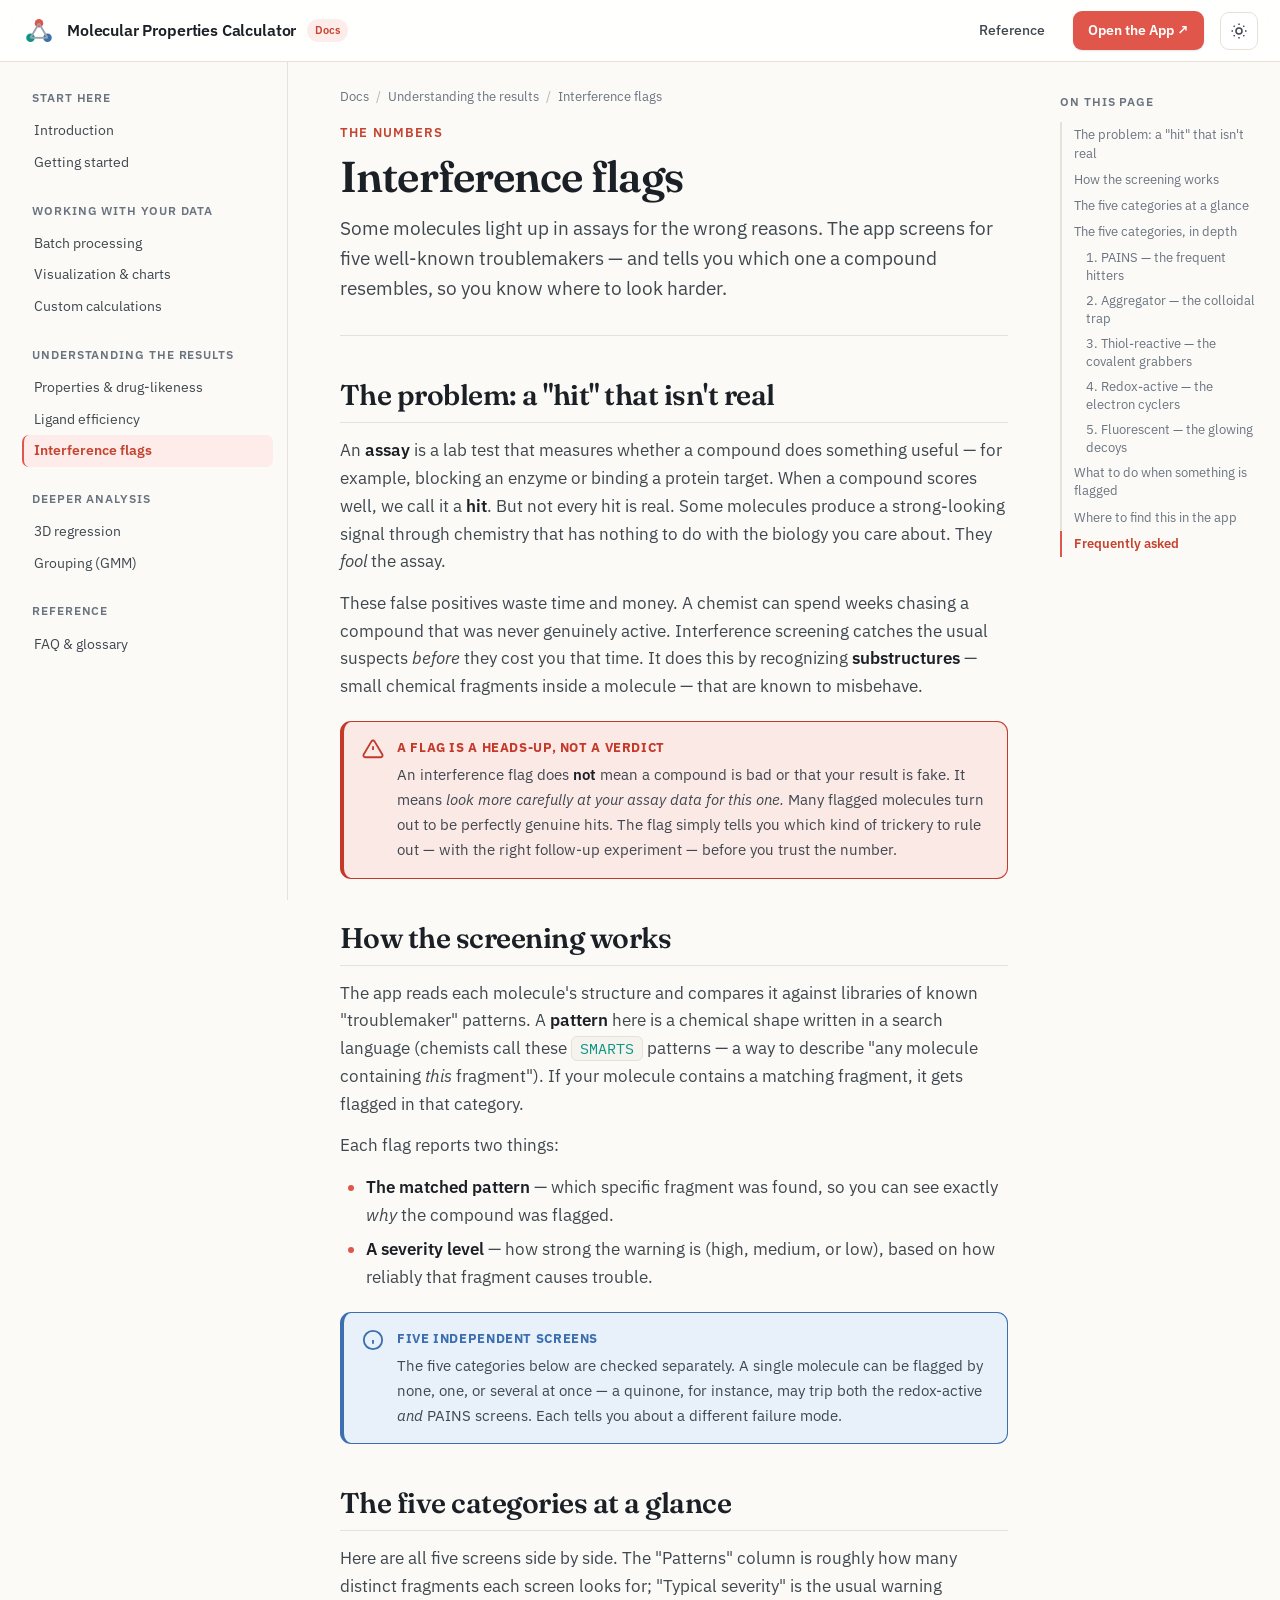
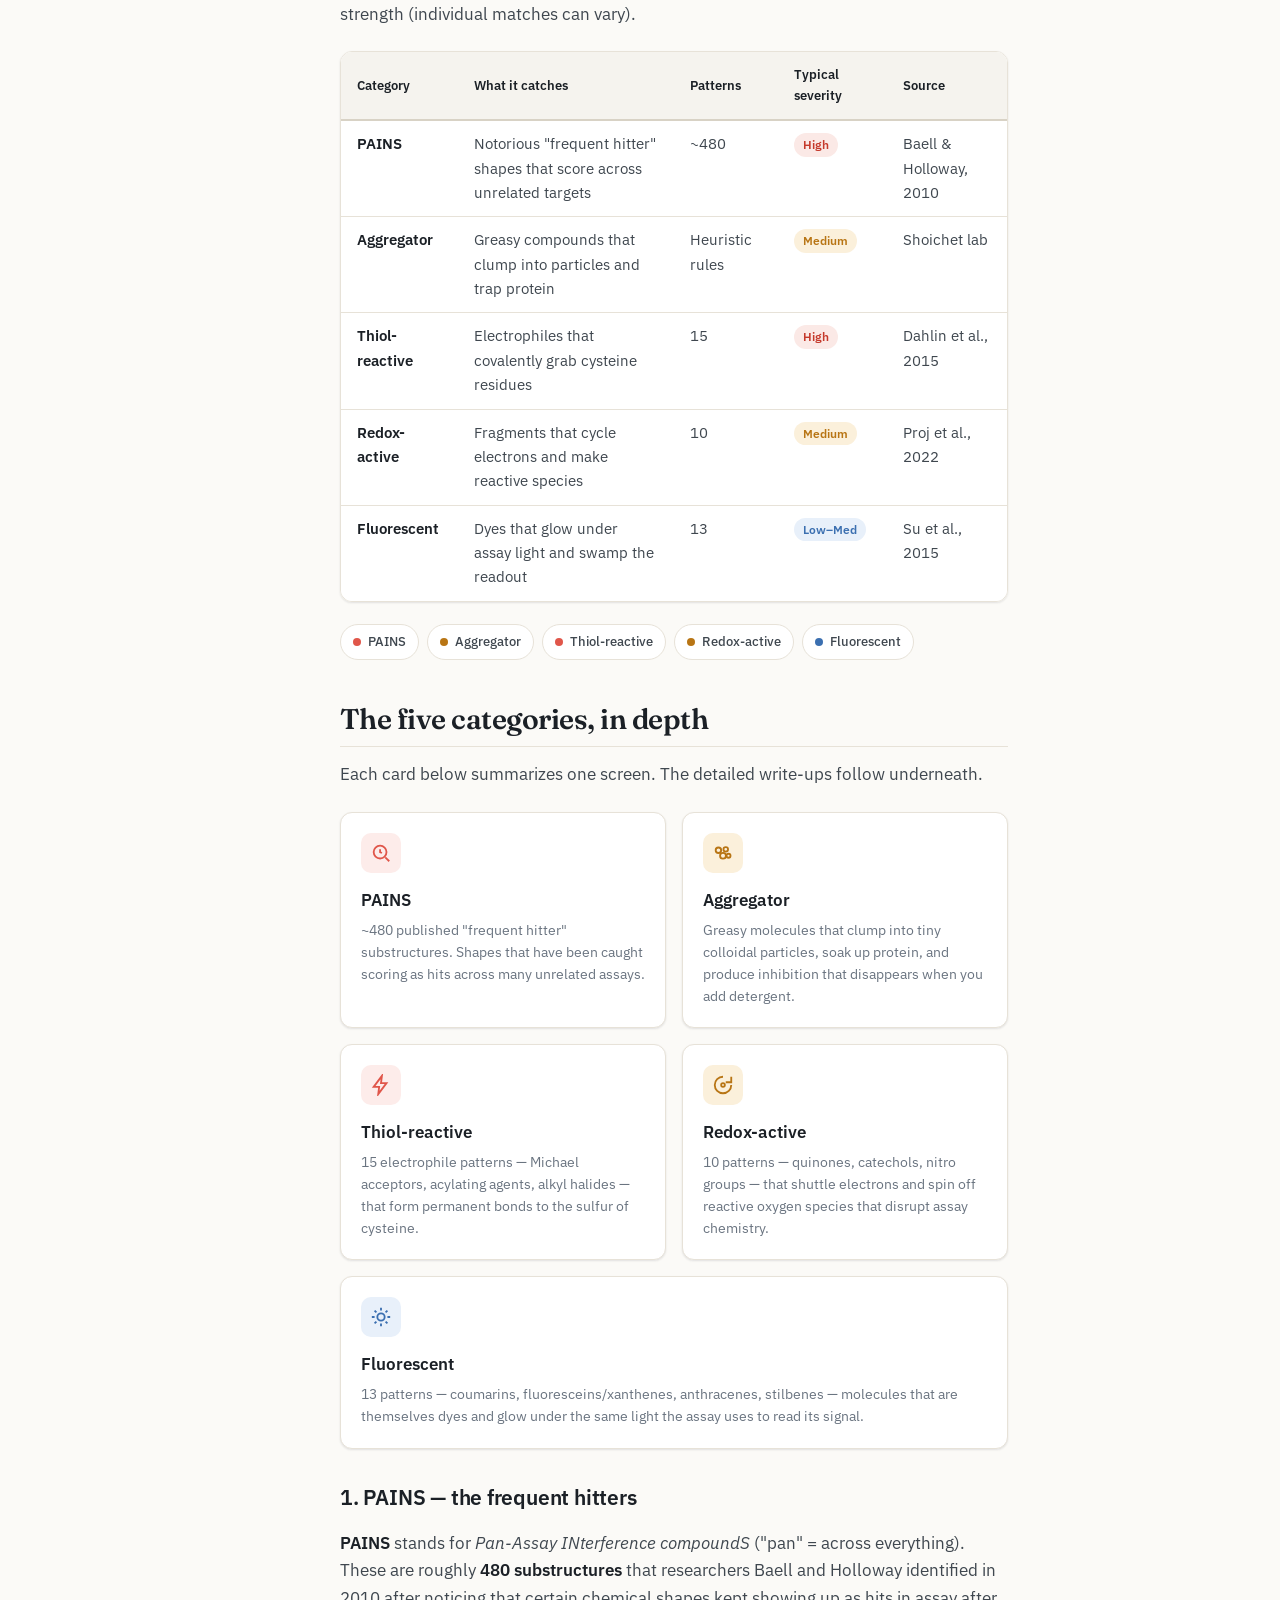
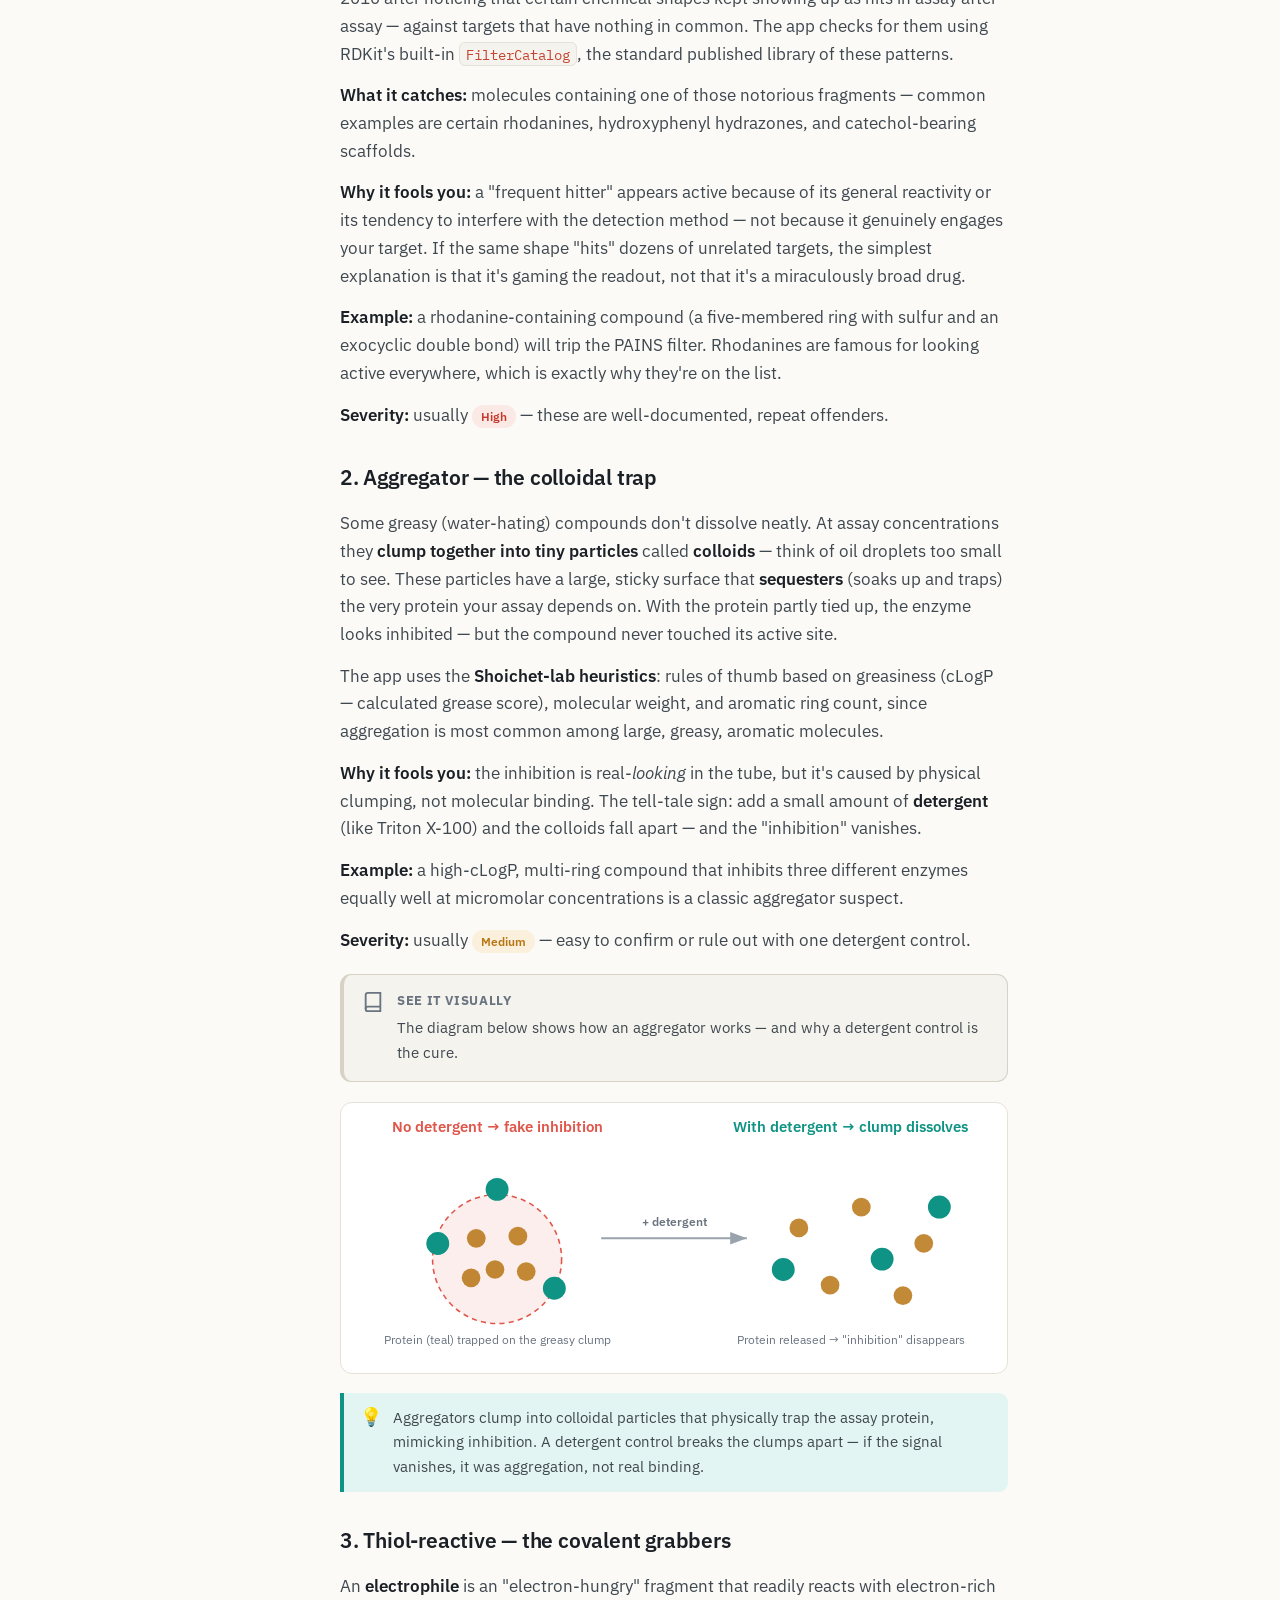
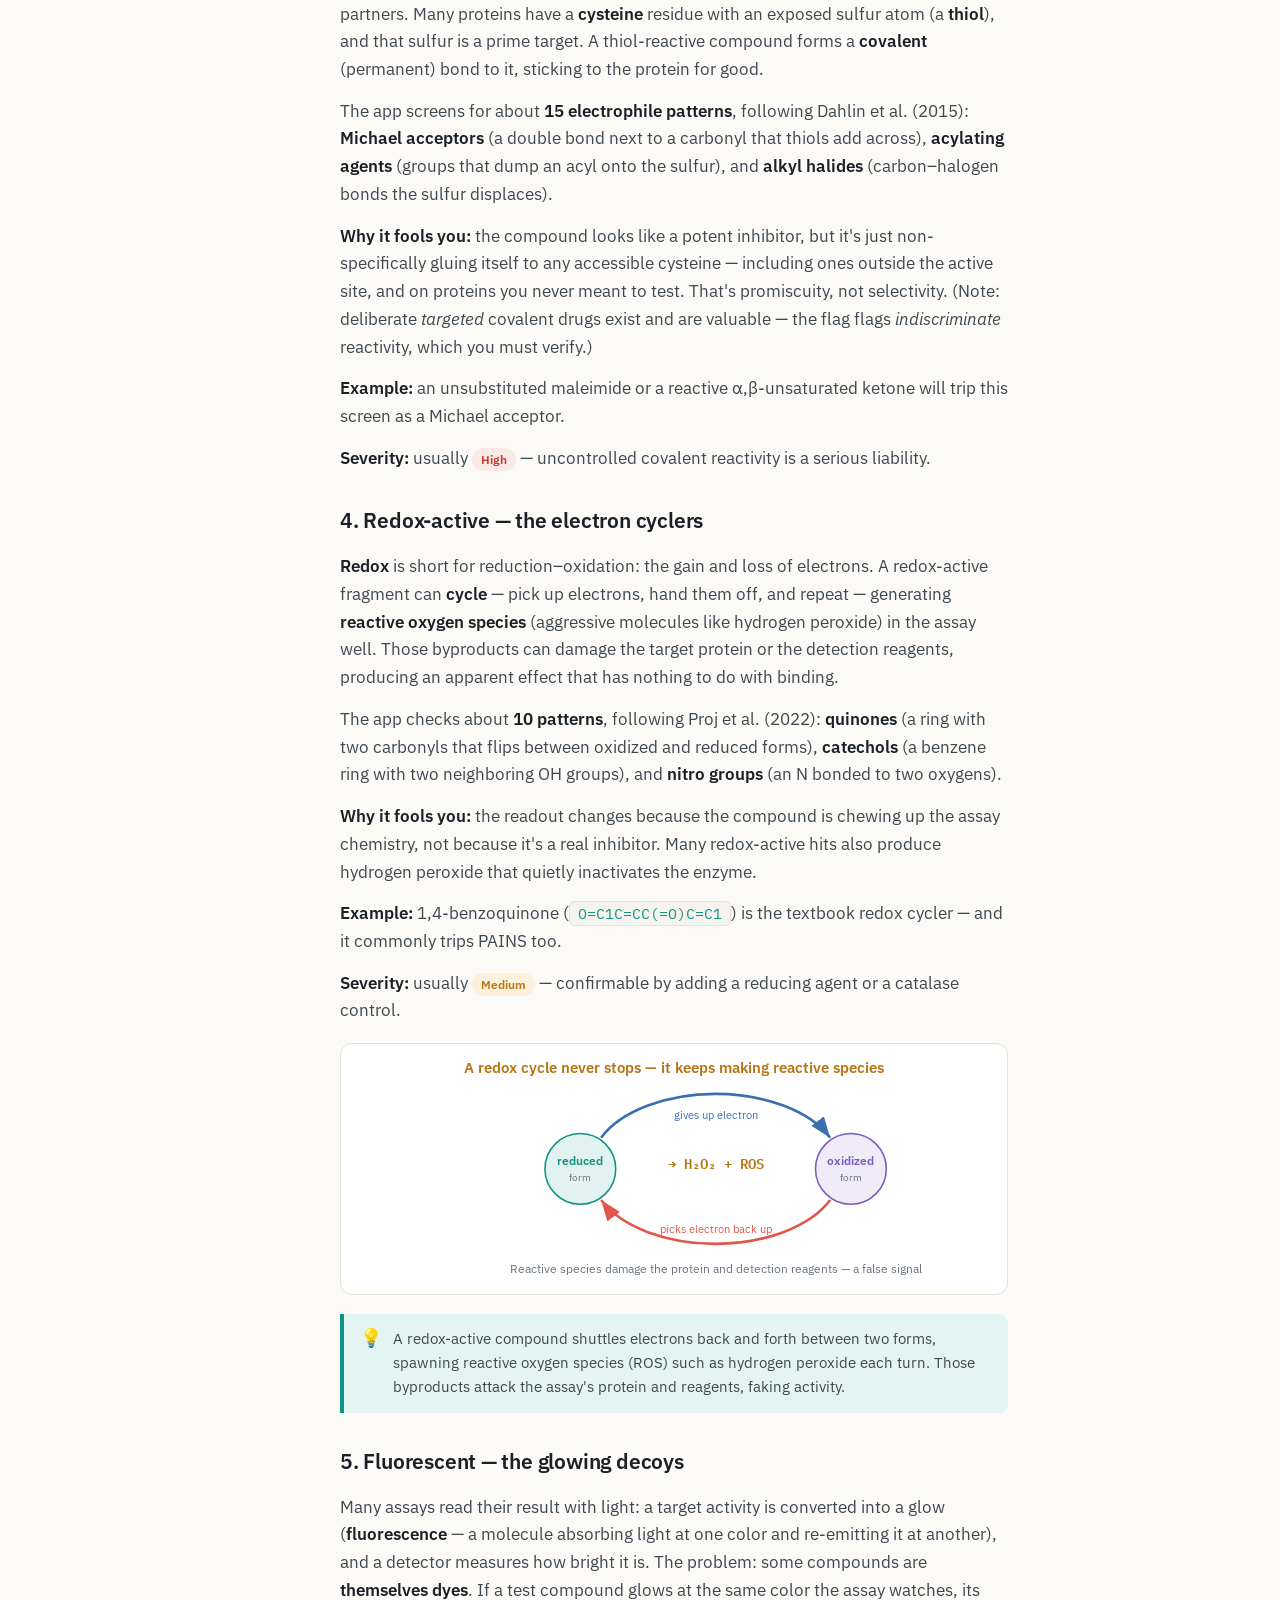
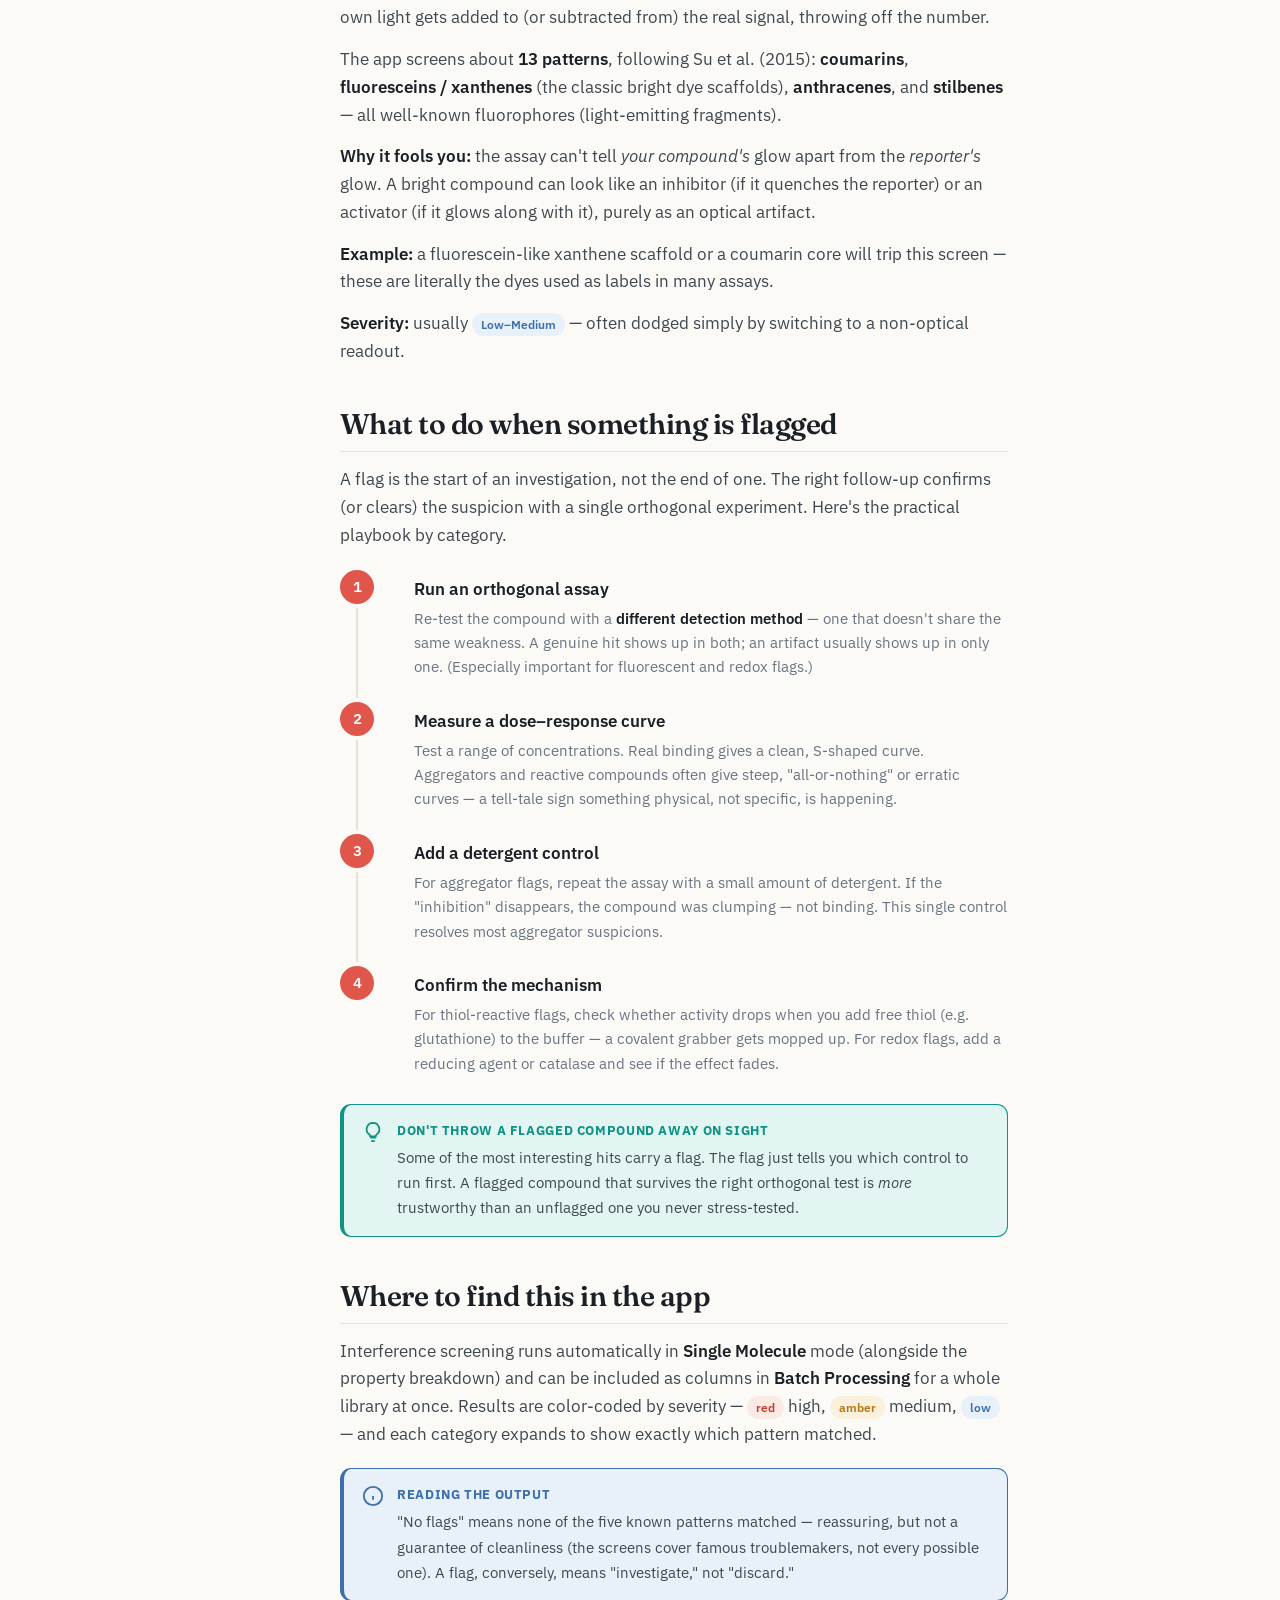
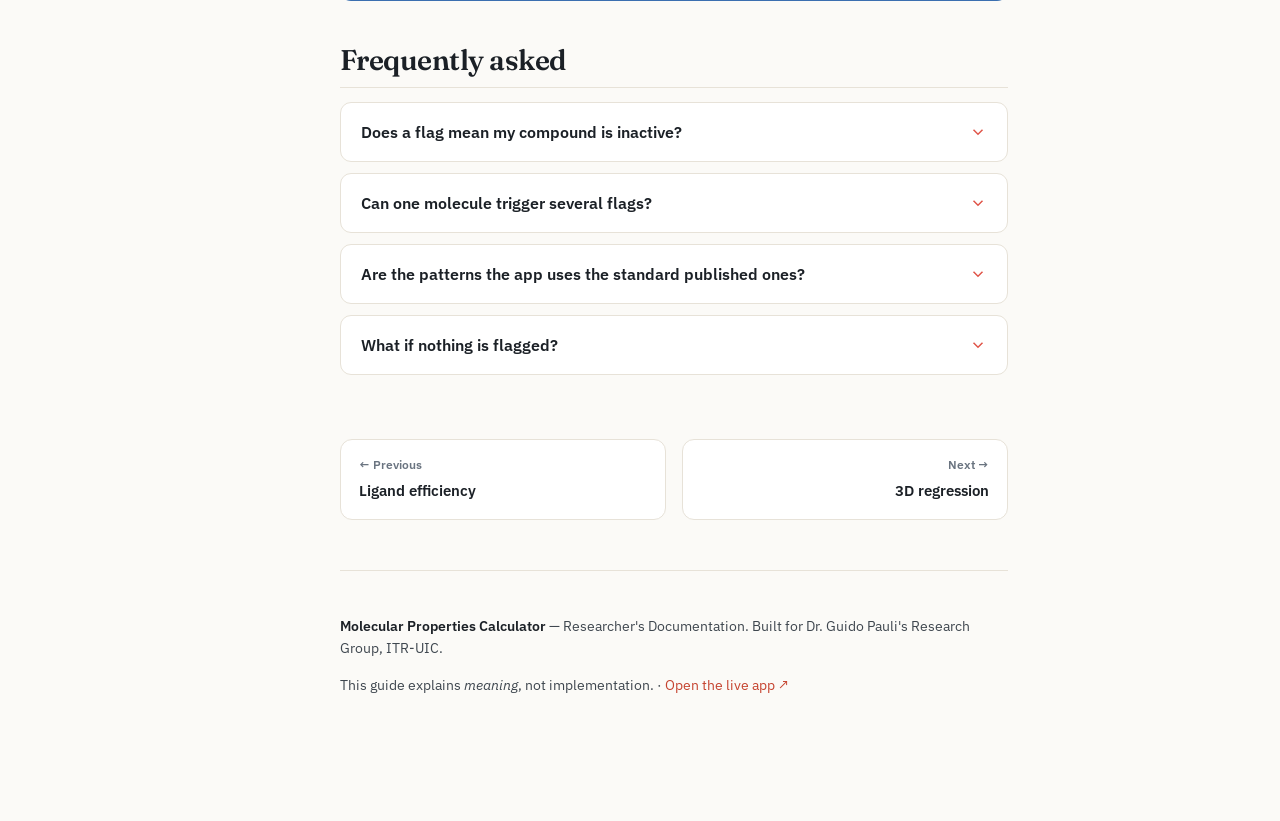
<file: interference.html>
<!DOCTYPE html>
<html lang="en" data-theme="light">
<head>
<meta charset="UTF-8" />
<meta name="viewport" content="width=device-width, initial-scale=1.0" />
<title>Interference flags · Molecular Properties Calculator Docs</title>
<meta name="description" content="Spotting compounds that fool screening assays - PAINS, aggregators, and more." />
<link rel="preconnect" href="https://fonts.googleapis.com">
<link rel="preconnect" href="https://fonts.gstatic.com" crossorigin>
<link href="https://fonts.googleapis.com/css2?family=Fraunces:opsz,wght@9..144,400;9..144,500;9..144,600;9..144,700&family=IBM+Plex+Sans:wght@400;500;600;700&family=IBM+Plex+Mono:wght@400;500;600&display=swap" rel="stylesheet">
<link rel="stylesheet" href="assets/styles.css">
</head>
<body data-page="interference">
<div class="progress" id="progress"></div>

<nav class="navbar">
  <button class="icon-btn menu-btn" id="menuBtn" aria-label="Menu"><svg width="18" height="18" viewBox="0 0 24 24" fill="none" stroke="currentColor" stroke-width="2"><path d="M3 6h18M3 12h18M3 18h18"/></svg></button>
  <a href="index.html" class="brand">
    <svg class="logo" viewBox="0 0 40 40" fill="none"><circle cx="20" cy="11" r="5" fill="#e0564a"/><circle cx="10" cy="28" r="5" fill="#0e9384"/><circle cx="30" cy="28" r="5" fill="#3b6fb0"/><line x1="20" y1="11" x2="10" y2="28" stroke="#9aa3ad" stroke-width="2.2"/><line x1="20" y1="11" x2="30" y2="28" stroke="#9aa3ad" stroke-width="2.2"/><line x1="10" y1="28" x2="30" y2="28" stroke="#9aa3ad" stroke-width="2.2"/></svg>
    <span class="full">Molecular Properties Calculator</span><span class="tag">Docs</span>
  </a>
  <div class="nav-spacer"></div>
  <a href="reference.html" class="nav-link hide-sm">Reference</a>
  <a href="https://molecular-properties-calculator-2.streamlit.app/" target="_blank" rel="noopener" class="nav-cta">Open the App ↗</a>
  <button class="icon-btn" id="themeBtn" aria-label="Toggle theme">
    <svg id="sunIcon" width="18" height="18" viewBox="0 0 24 24" fill="none" stroke="currentColor" stroke-width="2"><circle cx="12" cy="12" r="4"/><path d="M12 2v2M12 20v2M4.9 4.9l1.4 1.4M17.7 17.7l1.4 1.4M2 12h2M20 12h2M4.9 19.1l1.4-1.4M17.7 6.3l1.4-1.4"/></svg>
    <svg id="moonIcon" width="18" height="18" viewBox="0 0 24 24" fill="none" stroke="currentColor" stroke-width="2" style="display:none"><path d="M21 12.8A9 9 0 1 1 11.2 3a7 7 0 0 0 9.8 9.8z"/></svg>
  </button>
</nav>

<div class="scrim" id="scrim"></div>

<div class="layout">
  <aside class="sidebar" id="sidebar">
  <div class="side-group"><h4>Start Here</h4>
    <a class="side-link" data-page="home" href="index.html">Introduction</a>
    <a class="side-link" data-page="getting-started" href="getting-started.html">Getting started</a>
  </div>
  <div class="side-group"><h4>Working with your data</h4>
    <a class="side-link" data-page="batch" href="batch.html">Batch processing</a>
    <a class="side-link" data-page="visualization" href="visualization.html">Visualization &amp; charts</a>
    <a class="side-link" data-page="custom-calculations" href="custom-calculations.html">Custom calculations</a>
  </div>
  <div class="side-group"><h4>Understanding the results</h4>
    <a class="side-link" data-page="properties" href="properties.html">Properties &amp; drug-likeness</a>
    <a class="side-link" data-page="ligand-efficiency" href="ligand-efficiency.html">Ligand efficiency</a>
    <a class="side-link" data-page="interference" href="interference.html">Interference flags</a>
  </div>
  <div class="side-group"><h4>Deeper analysis</h4>
    <a class="side-link" data-page="regression" href="regression.html">3D regression</a>
    <a class="side-link" data-page="gmm" href="gmm.html">Grouping (GMM)</a>
  </div>
  <div class="side-group"><h4>Reference</h4>
    <a class="side-link" data-page="reference" href="reference.html">FAQ &amp; glossary</a>
  </div>
</aside>

  <div class="main-wrap">
    <main class="content">

      <div class="page-head">
        <div class="breadcrumb"><a href="index.html">Docs</a><span class="sep">/</span><span>Understanding the results</span><span class="sep">/</span><span>Interference flags</span></div>
        <div class="eyebrow">THE NUMBERS</div>
        <h1>Interference flags</h1>
        <p class="lead">Some molecules light up in assays for the wrong reasons. The app screens for five well-known troublemakers — and tells you which one a compound resembles, so you know where to look harder.</p>
      </div>

      <section>
        <h2>The problem: a "hit" that isn't real</h2>
        <p>An <strong>assay</strong> is a lab test that measures whether a compound does something useful — for example, blocking an enzyme or binding a protein target. When a compound scores well, we call it a <strong>hit</strong>. But not every hit is real. Some molecules produce a strong-looking signal through chemistry that has nothing to do with the biology you care about. They <em>fool</em> the assay.</p>
        <p>These false positives waste time and money. A chemist can spend weeks chasing a compound that was never genuinely active. Interference screening catches the usual suspects <em>before</em> they cost you that time. It does this by recognizing <strong>substructures</strong> — small chemical fragments inside a molecule — that are known to misbehave.</p>

        <div class="adm adm-danger"><svg class="ai" viewBox="0 0 24 24" fill="none" stroke="currentColor" stroke-width="2"><path d="M10.3 3.7 1.8 18a2 2 0 0 0 1.7 3h17a2 2 0 0 0 1.7-3L13.7 3.7a2 2 0 0 0-3.4 0z"/><path d="M12 9v4M12 17h.01"/></svg>
          <div><div class="at">A flag is a heads-up, not a verdict</div><p>An interference flag does <strong>not</strong> mean a compound is bad or that your result is fake. It means <em>look more carefully at your assay data for this one.</em> Many flagged molecules turn out to be perfectly genuine hits. The flag simply tells you which kind of trickery to rule out — with the right follow-up experiment — before you trust the number.</p></div></div>
      </section>

      <section>
        <h2>How the screening works</h2>
        <p>The app reads each molecule's structure and compares it against libraries of known "troublemaker" patterns. A <strong>pattern</strong> here is a chemical shape written in a search language (chemists call these <span class="smiles">SMARTS</span> patterns — a way to describe "any molecule containing <em>this</em> fragment"). If your molecule contains a matching fragment, it gets flagged in that category.</p>
        <p>Each flag reports two things:</p>
        <ul>
          <li><strong>The matched pattern</strong> — which specific fragment was found, so you can see exactly <em>why</em> the compound was flagged.</li>
          <li><strong>A severity level</strong> — how strong the warning is (high, medium, or low), based on how reliably that fragment causes trouble.</li>
        </ul>

        <div class="adm adm-info"><svg class="ai" viewBox="0 0 24 24" fill="none" stroke="currentColor" stroke-width="2"><circle cx="12" cy="12" r="10"/><path d="M12 16v-4M12 8h.01"/></svg>
          <div><div class="at">Five independent screens</div><p>The five categories below are checked separately. A single molecule can be flagged by none, one, or several at once — a quinone, for instance, may trip both the redox-active <em>and</em> PAINS screens. Each tells you about a different failure mode.</p></div></div>
      </section>

      <section>
        <h2>The five categories at a glance</h2>
        <p>Here are all five screens side by side. The "Patterns" column is roughly how many distinct fragments each screen looks for; "Typical severity" is the usual warning strength (individual matches can vary).</p>

        <div class="table-wrap">
          <table>
            <thead>
              <tr><th>Category</th><th>What it catches</th><th>Patterns</th><th>Typical severity</th><th>Source</th></tr>
            </thead>
            <tbody>
              <tr>
                <td><strong>PAINS</strong></td>
                <td>Notorious "frequent hitter" shapes that score across unrelated targets</td>
                <td>~480</td>
                <td><span class="pill pill-red">High</span></td>
                <td>Baell &amp; Holloway, 2010</td>
              </tr>
              <tr>
                <td><strong>Aggregator</strong></td>
                <td>Greasy compounds that clump into particles and trap protein</td>
                <td>Heuristic rules</td>
                <td><span class="pill pill-amber">Medium</span></td>
                <td>Shoichet lab</td>
              </tr>
              <tr>
                <td><strong>Thiol-reactive</strong></td>
                <td>Electrophiles that covalently grab cysteine residues</td>
                <td>15</td>
                <td><span class="pill pill-red">High</span></td>
                <td>Dahlin et al., 2015</td>
              </tr>
              <tr>
                <td><strong>Redox-active</strong></td>
                <td>Fragments that cycle electrons and make reactive species</td>
                <td>10</td>
                <td><span class="pill pill-amber">Medium</span></td>
                <td>Proj et al., 2022</td>
              </tr>
              <tr>
                <td><strong>Fluorescent</strong></td>
                <td>Dyes that glow under assay light and swamp the readout</td>
                <td>13</td>
                <td><span class="pill pill-blue">Low–Med</span></td>
                <td>Su et al., 2015</td>
              </tr>
            </tbody>
          </table>
        </div>

        <div class="badge-row">
          <span class="chip"><span class="dot" style="background:var(--brand)"></span>PAINS</span>
          <span class="chip"><span class="dot" style="background:#b87514"></span>Aggregator</span>
          <span class="chip"><span class="dot" style="background:var(--brand)"></span>Thiol-reactive</span>
          <span class="chip"><span class="dot" style="background:#b87514"></span>Redox-active</span>
          <span class="chip"><span class="dot" style="background:var(--blue)"></span>Fluorescent</span>
        </div>
      </section>

      <section>
        <h2>The five categories, in depth</h2>
        <p>Each card below summarizes one screen. The detailed write-ups follow underneath.</p>

        <div class="grid cols-2">
          <div class="card"><div class="ci" style="background:var(--brand-tint)"><svg width="22" height="22" viewBox="0 0 24 24" fill="none" stroke="#e0564a" stroke-width="2"><circle cx="11" cy="11" r="7"/><path d="M21 21l-4.3-4.3"/><path d="M11 8v3l2 1"/></svg></div>
            <h4>PAINS</h4><p>~480 published "frequent hitter" substructures. Shapes that have been caught scoring as hits across many unrelated assays.</p></div>
          <div class="card"><div class="ci" style="background:var(--amber-tint)"><svg width="22" height="22" viewBox="0 0 24 24" fill="none" stroke="#b87514" stroke-width="2"><circle cx="7" cy="9" r="3"/><circle cx="15" cy="8" r="2.5"/><circle cx="12" cy="15" r="3.2"/><circle cx="18" cy="15" r="2.2"/></svg></div>
            <h4>Aggregator</h4><p>Greasy molecules that clump into tiny colloidal particles, soak up protein, and produce inhibition that disappears when you add detergent.</p></div>
          <div class="card"><div class="ci" style="background:var(--brand-tint)"><svg width="22" height="22" viewBox="0 0 24 24" fill="none" stroke="#e0564a" stroke-width="2"><path d="M13 2 4 14h6l-1 8 9-12h-6l1-8z"/></svg></div>
            <h4>Thiol-reactive</h4><p>15 electrophile patterns — Michael acceptors, acylating agents, alkyl halides — that form permanent bonds to the sulfur of cysteine.</p></div>
          <div class="card"><div class="ci" style="background:var(--amber-tint)"><svg width="22" height="22" viewBox="0 0 24 24" fill="none" stroke="#b87514" stroke-width="2"><path d="M12 3a9 9 0 1 0 9 9"/><path d="M21 3v6h-6"/><circle cx="12" cy="12" r="2"/></svg></div>
            <h4>Redox-active</h4><p>10 patterns — quinones, catechols, nitro groups — that shuttle electrons and spin off reactive oxygen species that disrupt assay chemistry.</p></div>
          <div class="card" style="grid-column:1/-1"><div class="ci" style="background:var(--blue-tint)"><svg width="22" height="22" viewBox="0 0 24 24" fill="none" stroke="#3b6fb0" stroke-width="2"><circle cx="12" cy="12" r="4"/><path d="M12 2v3M12 19v3M2 12h3M19 12h3M5 5l2 2M17 17l2 2M5 19l2-2M17 7l2-2"/></svg></div>
            <h4>Fluorescent</h4><p>13 patterns — coumarins, fluoresceins/xanthenes, anthracenes, stilbenes — molecules that are themselves dyes and glow under the same light the assay uses to read its signal.</p></div>
        </div>
      </section>

      <section>
        <h3>1. PAINS — the frequent hitters</h3>
        <p><strong>PAINS</strong> stands for <em>Pan-Assay INterference compoundS</em> ("pan" = across everything). These are roughly <strong>480 substructures</strong> that researchers Baell and Holloway identified in 2010 after noticing that certain chemical shapes kept showing up as hits in assay after assay — against targets that have nothing in common. The app checks for them using RDKit's built-in <code>FilterCatalog</code>, the standard published library of these patterns.</p>
        <p><strong>What it catches:</strong> molecules containing one of those notorious fragments — common examples are certain rhodanines, hydroxyphenyl hydrazones, and catechol-bearing scaffolds.</p>
        <p><strong>Why it fools you:</strong> a "frequent hitter" appears active because of its general reactivity or its tendency to interfere with the detection method — not because it genuinely engages your target. If the same shape "hits" dozens of unrelated targets, the simplest explanation is that it's gaming the readout, not that it's a miraculously broad drug.</p>
        <p><strong>Example:</strong> a rhodanine-containing compound (a five-membered ring with sulfur and an exocyclic double bond) will trip the PAINS filter. Rhodanines are famous for looking active everywhere, which is exactly why they're on the list.</p>
        <p><strong>Severity:</strong> usually <span class="pill pill-red">High</span> — these are well-documented, repeat offenders.</p>
      </section>

      <section>
        <h3>2. Aggregator — the colloidal trap</h3>
        <p>Some greasy (water-hating) compounds don't dissolve neatly. At assay concentrations they <strong>clump together into tiny particles</strong> called <strong>colloids</strong> — think of oil droplets too small to see. These particles have a large, sticky surface that <strong>sequesters</strong> (soaks up and traps) the very protein your assay depends on. With the protein partly tied up, the enzyme looks inhibited — but the compound never touched its active site.</p>
        <p>The app uses the <strong>Shoichet-lab heuristics</strong>: rules of thumb based on greasiness (cLogP — calculated grease score), molecular weight, and aromatic ring count, since aggregation is most common among large, greasy, aromatic molecules.</p>
        <p><strong>Why it fools you:</strong> the inhibition is real-<em>looking</em> in the tube, but it's caused by physical clumping, not molecular binding. The tell-tale sign: add a small amount of <strong>detergent</strong> (like Triton X-100) and the colloids fall apart — and the "inhibition" vanishes.</p>
        <p><strong>Example:</strong> a high-cLogP, multi-ring compound that inhibits three different enzymes equally well at micromolar concentrations is a classic aggregator suspect.</p>
        <p><strong>Severity:</strong> usually <span class="pill pill-amber">Medium</span> — easy to confirm or rule out with one detergent control.</p>

        <div class="adm adm-note"><svg class="ai" viewBox="0 0 24 24" fill="none" stroke="currentColor" stroke-width="2"><path d="M4 19.5A2.5 2.5 0 0 1 6.5 17H20"/><path d="M6.5 2H20v20H6.5A2.5 2.5 0 0 1 4 19.5v-15A2.5 2.5 0 0 1 6.5 2z"/></svg>
          <div><div class="at">See it visually</div><p>The diagram below shows how an aggregator works — and why a detergent control is the cure.</p></div></div>

        <figure style="margin:18px 0">
          <svg viewBox="0 0 640 260" width="100%" role="img" aria-label="Aggregator clumping sequestering protein" style="background:var(--surface);border:1px solid var(--border);border-radius:12px">
            <!-- Left panel: no detergent -->
            <text x="150" y="28" text-anchor="middle" font-family="IBM Plex Sans, sans-serif" font-size="14" font-weight="600" fill="#e0564a">No detergent → fake inhibition</text>
            <!-- colloidal particle -->
            <circle cx="150" cy="150" r="62" fill="#e0564a" opacity="0.10"/>
            <circle cx="150" cy="150" r="62" fill="none" stroke="#e0564a" stroke-width="1.5" stroke-dasharray="5 4"/>
            <!-- greasy molecules forming the colloid -->
            <circle cx="130" cy="130" r="9" fill="#b87514" opacity="0.85"/>
            <circle cx="170" cy="128" r="9" fill="#b87514" opacity="0.85"/>
            <circle cx="148" cy="160" r="9" fill="#b87514" opacity="0.85"/>
            <circle cx="125" cy="168" r="9" fill="#b87514" opacity="0.85"/>
            <circle cx="178" cy="162" r="9" fill="#b87514" opacity="0.85"/>
            <!-- proteins stuck to the surface -->
            <circle cx="150" cy="83" r="11" fill="#0e9384"/>
            <circle cx="93" cy="135" r="11" fill="#0e9384"/>
            <circle cx="205" cy="178" r="11" fill="#0e9384"/>
            <text x="150" y="232" text-anchor="middle" font-family="IBM Plex Sans, sans-serif" font-size="11.5" fill="var(--muted)">Protein (teal) trapped on the greasy clump</text>
            <!-- arrow -->
            <path d="M250 130 L390 130" stroke="#9aa3ad" stroke-width="2" marker-end="url(#arrowI)"/>
            <text x="320" y="118" text-anchor="middle" font-family="IBM Plex Sans, sans-serif" font-size="12" font-weight="600" fill="var(--muted)">+ detergent</text>
            <defs><marker id="arrowI" markerWidth="10" markerHeight="10" refX="8" refY="3" orient="auto"><path d="M0 0 L8 3 L0 6 z" fill="#9aa3ad"/></marker></defs>
            <!-- Right panel: with detergent -->
            <text x="490" y="28" text-anchor="middle" font-family="IBM Plex Sans, sans-serif" font-size="14" font-weight="600" fill="#0e9384">With detergent → clump dissolves</text>
            <!-- scattered free molecules -->
            <circle cx="440" cy="120" r="9" fill="#b87514" opacity="0.85"/>
            <circle cx="500" cy="100" r="9" fill="#b87514" opacity="0.85"/>
            <circle cx="560" cy="135" r="9" fill="#b87514" opacity="0.85"/>
            <circle cx="470" cy="175" r="9" fill="#b87514" opacity="0.85"/>
            <circle cx="540" cy="185" r="9" fill="#b87514" opacity="0.85"/>
            <!-- free proteins, active -->
            <circle cx="425" cy="160" r="11" fill="#0e9384"/>
            <circle cx="520" cy="150" r="11" fill="#0e9384"/>
            <circle cx="575" cy="100" r="11" fill="#0e9384"/>
            <text x="490" y="232" text-anchor="middle" font-family="IBM Plex Sans, sans-serif" font-size="11.5" fill="var(--muted)">Protein released → "inhibition" disappears</text>
          </svg>
          <figcaption class="plain" style="margin-top:10px"><span class="pi">💡</span><div>Aggregators clump into colloidal particles that physically trap the assay protein, mimicking inhibition. A detergent control breaks the clumps apart — if the signal vanishes, it was aggregation, not real binding.</div></figcaption>
        </figure>
      </section>

      <section>
        <h3>3. Thiol-reactive — the covalent grabbers</h3>
        <p>An <strong>electrophile</strong> is an "electron-hungry" fragment that readily reacts with electron-rich partners. Many proteins have a <strong>cysteine</strong> residue with an exposed sulfur atom (a <strong>thiol</strong>), and that sulfur is a prime target. A thiol-reactive compound forms a <strong>covalent</strong> (permanent) bond to it, sticking to the protein for good.</p>
        <p>The app screens for about <strong>15 electrophile patterns</strong>, following Dahlin et al. (2015): <strong>Michael acceptors</strong> (a double bond next to a carbonyl that thiols add across), <strong>acylating agents</strong> (groups that dump an acyl onto the sulfur), and <strong>alkyl halides</strong> (carbon–halogen bonds the sulfur displaces).</p>
        <p><strong>Why it fools you:</strong> the compound looks like a potent inhibitor, but it's just non-specifically gluing itself to any accessible cysteine — including ones outside the active site, and on proteins you never meant to test. That's promiscuity, not selectivity. (Note: deliberate <em>targeted</em> covalent drugs exist and are valuable — the flag flags <em>indiscriminate</em> reactivity, which you must verify.)</p>
        <p><strong>Example:</strong> an unsubstituted maleimide or a reactive α,β-unsaturated ketone will trip this screen as a Michael acceptor.</p>
        <p><strong>Severity:</strong> usually <span class="pill pill-red">High</span> — uncontrolled covalent reactivity is a serious liability.</p>
      </section>

      <section>
        <h3>4. Redox-active — the electron cyclers</h3>
        <p><strong>Redox</strong> is short for reduction–oxidation: the gain and loss of electrons. A redox-active fragment can <strong>cycle</strong> — pick up electrons, hand them off, and repeat — generating <strong>reactive oxygen species</strong> (aggressive molecules like hydrogen peroxide) in the assay well. Those byproducts can damage the target protein or the detection reagents, producing an apparent effect that has nothing to do with binding.</p>
        <p>The app checks about <strong>10 patterns</strong>, following Proj et al. (2022): <strong>quinones</strong> (a ring with two carbonyls that flips between oxidized and reduced forms), <strong>catechols</strong> (a benzene ring with two neighboring OH groups), and <strong>nitro groups</strong> (an N bonded to two oxygens).</p>
        <p><strong>Why it fools you:</strong> the readout changes because the compound is chewing up the assay chemistry, not because it's a real inhibitor. Many redox-active hits also produce hydrogen peroxide that quietly inactivates the enzyme.</p>
        <p><strong>Example:</strong> 1,4-benzoquinone (<span class="smiles">O=C1C=CC(=O)C=C1</span>) is the textbook redox cycler — and it commonly trips PAINS too.</p>
        <p><strong>Severity:</strong> usually <span class="pill pill-amber">Medium</span> — confirmable by adding a reducing agent or a catalase control.</p>

        <figure style="margin:18px 0">
          <svg viewBox="0 0 640 240" width="100%" role="img" aria-label="Redox cycle generating reactive oxygen species" style="background:var(--surface);border:1px solid var(--border);border-radius:12px">
            <text x="320" y="28" text-anchor="middle" font-family="IBM Plex Sans, sans-serif" font-size="14" font-weight="600" fill="#b87514">A redox cycle never stops — it keeps making reactive species</text>
            <!-- cycle arrows -->
            <path d="M250 90 A120 70 0 0 1 470 90" fill="none" stroke="#3b6fb0" stroke-width="2.5" marker-end="url(#arrR1)"/>
            <path d="M470 150 A120 70 0 0 1 250 150" fill="none" stroke="#e0564a" stroke-width="2.5" marker-end="url(#arrR2)"/>
            <defs>
              <marker id="arrR1" markerWidth="10" markerHeight="10" refX="8" refY="3" orient="auto"><path d="M0 0 L8 3 L0 6 z" fill="#3b6fb0"/></marker>
              <marker id="arrR2" markerWidth="10" markerHeight="10" refX="8" refY="3" orient="auto"><path d="M0 0 L8 3 L0 6 z" fill="#e0564a"/></marker>
            </defs>
            <!-- two states -->
            <circle cx="230" cy="120" r="34" fill="#0e9384" opacity="0.12"/>
            <circle cx="230" cy="120" r="34" fill="none" stroke="#0e9384" stroke-width="1.5"/>
            <text x="230" y="116" text-anchor="middle" font-family="IBM Plex Sans, sans-serif" font-size="12" font-weight="600" fill="#0e9384">reduced</text>
            <text x="230" y="132" text-anchor="middle" font-family="IBM Plex Sans, sans-serif" font-size="10" fill="var(--muted)">form</text>
            <circle cx="490" cy="120" r="34" fill="#7c5cbf" opacity="0.12"/>
            <circle cx="490" cy="120" r="34" fill="none" stroke="#7c5cbf" stroke-width="1.5"/>
            <text x="490" y="116" text-anchor="middle" font-family="IBM Plex Sans, sans-serif" font-size="12" font-weight="600" fill="#7c5cbf">oxidized</text>
            <text x="490" y="132" text-anchor="middle" font-family="IBM Plex Sans, sans-serif" font-size="10" fill="var(--muted)">form</text>
            <!-- labels on arrows -->
            <text x="360" y="72" text-anchor="middle" font-family="IBM Plex Sans, sans-serif" font-size="11" fill="#3b6fb0">gives up electron</text>
            <text x="360" y="182" text-anchor="middle" font-family="IBM Plex Sans, sans-serif" font-size="11" fill="#e0564a">picks electron back up</text>
            <!-- reactive species output -->
            <text x="360" y="120" text-anchor="middle" font-family="IBM Plex Mono, monospace" font-size="13" font-weight="600" fill="#b87514">→ H₂O₂ + ROS</text>
            <text x="360" y="220" text-anchor="middle" font-family="IBM Plex Sans, sans-serif" font-size="11.5" fill="var(--muted)">Reactive species damage the protein and detection reagents — a false signal</text>
          </svg>
          <figcaption class="plain" style="margin-top:10px"><span class="pi">💡</span><div>A redox-active compound shuttles electrons back and forth between two forms, spawning reactive oxygen species (ROS) such as hydrogen peroxide each turn. Those byproducts attack the assay's protein and reagents, faking activity.</div></figcaption>
        </figure>
      </section>

      <section>
        <h3>5. Fluorescent — the glowing decoys</h3>
        <p>Many assays read their result with light: a target activity is converted into a glow (<strong>fluorescence</strong> — a molecule absorbing light at one color and re-emitting it at another), and a detector measures how bright it is. The problem: some compounds are <strong>themselves dyes</strong>. If a test compound glows at the same color the assay watches, its own light gets added to (or subtracted from) the real signal, throwing off the number.</p>
        <p>The app screens about <strong>13 patterns</strong>, following Su et al. (2015): <strong>coumarins</strong>, <strong>fluoresceins / xanthenes</strong> (the classic bright dye scaffolds), <strong>anthracenes</strong>, and <strong>stilbenes</strong> — all well-known fluorophores (light-emitting fragments).</p>
        <p><strong>Why it fools you:</strong> the assay can't tell <em>your compound's</em> glow apart from the <em>reporter's</em> glow. A bright compound can look like an inhibitor (if it quenches the reporter) or an activator (if it glows along with it), purely as an optical artifact.</p>
        <p><strong>Example:</strong> a fluorescein-like xanthene scaffold or a coumarin core will trip this screen — these are literally the dyes used as labels in many assays.</p>
        <p><strong>Severity:</strong> usually <span class="pill pill-blue">Low–Medium</span> — often dodged simply by switching to a non-optical readout.</p>
      </section>

      <section>
        <h2>What to do when something is flagged</h2>
        <p>A flag is the start of an investigation, not the end of one. The right follow-up confirms (or clears) the suspicion with a single orthogonal experiment. Here's the practical playbook by category.</p>

        <div class="steps">
          <div class="step"><h4>Run an orthogonal assay</h4><p>Re-test the compound with a <strong>different detection method</strong> — one that doesn't share the same weakness. A genuine hit shows up in both; an artifact usually shows up in only one. (Especially important for fluorescent and redox flags.)</p></div>
          <div class="step"><h4>Measure a dose–response curve</h4><p>Test a range of concentrations. Real binding gives a clean, S-shaped curve. Aggregators and reactive compounds often give steep, "all-or-nothing" or erratic curves — a tell-tale sign something physical, not specific, is happening.</p></div>
          <div class="step"><h4>Add a detergent control</h4><p>For aggregator flags, repeat the assay with a small amount of detergent. If the "inhibition" disappears, the compound was clumping — not binding. This single control resolves most aggregator suspicions.</p></div>
          <div class="step"><h4>Confirm the mechanism</h4><p>For thiol-reactive flags, check whether activity drops when you add free thiol (e.g. glutathione) to the buffer — a covalent grabber gets mopped up. For redox flags, add a reducing agent or catalase and see if the effect fades.</p></div>
        </div>

        <div class="adm adm-tip"><svg class="ai" viewBox="0 0 24 24" fill="none" stroke="currentColor" stroke-width="2"><path d="M9 18h6M10 22h4M12 2a7 7 0 0 0-4 12.7c.6.5 1 1.3 1 2.1h6c0-.8.4-1.6 1-2.1A7 7 0 0 0 12 2z"/></svg>
          <div><div class="at">Don't throw a flagged compound away on sight</div><p>Some of the most interesting hits carry a flag. The flag just tells you which control to run first. A flagged compound that survives the right orthogonal test is <em>more</em> trustworthy than an unflagged one you never stress-tested.</p></div></div>
      </section>

      <section>
        <h2>Where to find this in the app</h2>
        <p>Interference screening runs automatically in <strong>Single Molecule</strong> mode (alongside the property breakdown) and can be included as columns in <strong>Batch Processing</strong> for a whole library at once. Results are color-coded by severity — <span class="pill pill-red">red</span> high, <span class="pill pill-amber">amber</span> medium, <span class="pill pill-blue">low</span> — and each category expands to show exactly which pattern matched.</p>

        <div class="adm adm-info"><svg class="ai" viewBox="0 0 24 24" fill="none" stroke="currentColor" stroke-width="2"><circle cx="12" cy="12" r="10"/><path d="M12 16v-4M12 8h.01"/></svg>
          <div><div class="at">Reading the output</div><p>"No flags" means none of the five known patterns matched — reassuring, but not a guarantee of cleanliness (the screens cover famous troublemakers, not every possible one). A flag, conversely, means "investigate," not "discard."</p></div></div>
      </section>

      <section>
        <h2>Frequently asked</h2>
        <div class="faq">
          <details><summary>Does a flag mean my compound is inactive?<svg class="chev" width="18" height="18" viewBox="0 0 24 24" fill="none" stroke="currentColor" stroke-width="2"><path d="M6 9l6 6 6-6"/></svg></summary><div class="faq-body"><p>No. It means the compound contains a fragment <em>known</em> to sometimes cause false signals. Plenty of flagged compounds are genuinely active. The flag tells you which control to run to confirm the activity is real.</p></div></details>
          <details><summary>Can one molecule trigger several flags?<svg class="chev" width="18" height="18" viewBox="0 0 24 24" fill="none" stroke="currentColor" stroke-width="2"><path d="M6 9l6 6 6-6"/></svg></summary><div class="faq-body"><p>Yes. The five screens are independent. A quinone, for example, may trip both <strong>redox-active</strong> and <strong>PAINS</strong>. Each tells you about a different way it could be fooling you.</p></div></details>
          <details><summary>Are the patterns the app uses the standard published ones?<svg class="chev" width="18" height="18" viewBox="0 0 24 24" fill="none" stroke="currentColor" stroke-width="2"><path d="M6 9l6 6 6-6"/></svg></summary><div class="faq-body"><p>Yes. PAINS comes from RDKit's <code>FilterCatalog</code> (Baell &amp; Holloway, 2010); the other four draw on the Shoichet aggregator heuristics and the Dahlin (2015), Proj (2022), and Su (2015) substructure sets. Every flag cites the matched pattern so you can trace it.</p></div></details>
          <details><summary>What if nothing is flagged?<svg class="chev" width="18" height="18" viewBox="0 0 24 24" fill="none" stroke="currentColor" stroke-width="2"><path d="M6 9l6 6 6-6"/></svg></summary><div class="faq-body"><p>Good news — your molecule doesn't contain any of the famous troublemaker fragments. But these screens cover the <em>known</em> offenders, not every conceivable artifact, so a clean result is encouraging rather than a certificate of innocence.</p></div></details>
        </div>
      </section>

      <div class="pager"><a href="ligand-efficiency.html"><span class="pl">← Previous</span><span class="pt">Ligand efficiency</span></a><a class="next" href="regression.html"><span class="pl">Next →</span><span class="pt">3D regression</span></a></div>

      <div class="footer">
        <p><strong>Molecular Properties Calculator</strong> — Researcher's Documentation. Built for Dr. Guido Pauli's Research Group, ITR-UIC.</p>
        <p style="margin-top:6px">This guide explains <em>meaning</em>, not implementation. · <a href="https://molecular-properties-calculator-2.streamlit.app/" target="_blank" rel="noopener">Open the live app ↗</a></p>
      </div>

    </main>
    <nav class="toc" id="toc"></nav>
  </div>
</div>

<script src="assets/app.js"></script>
</body>
</html>
</file>
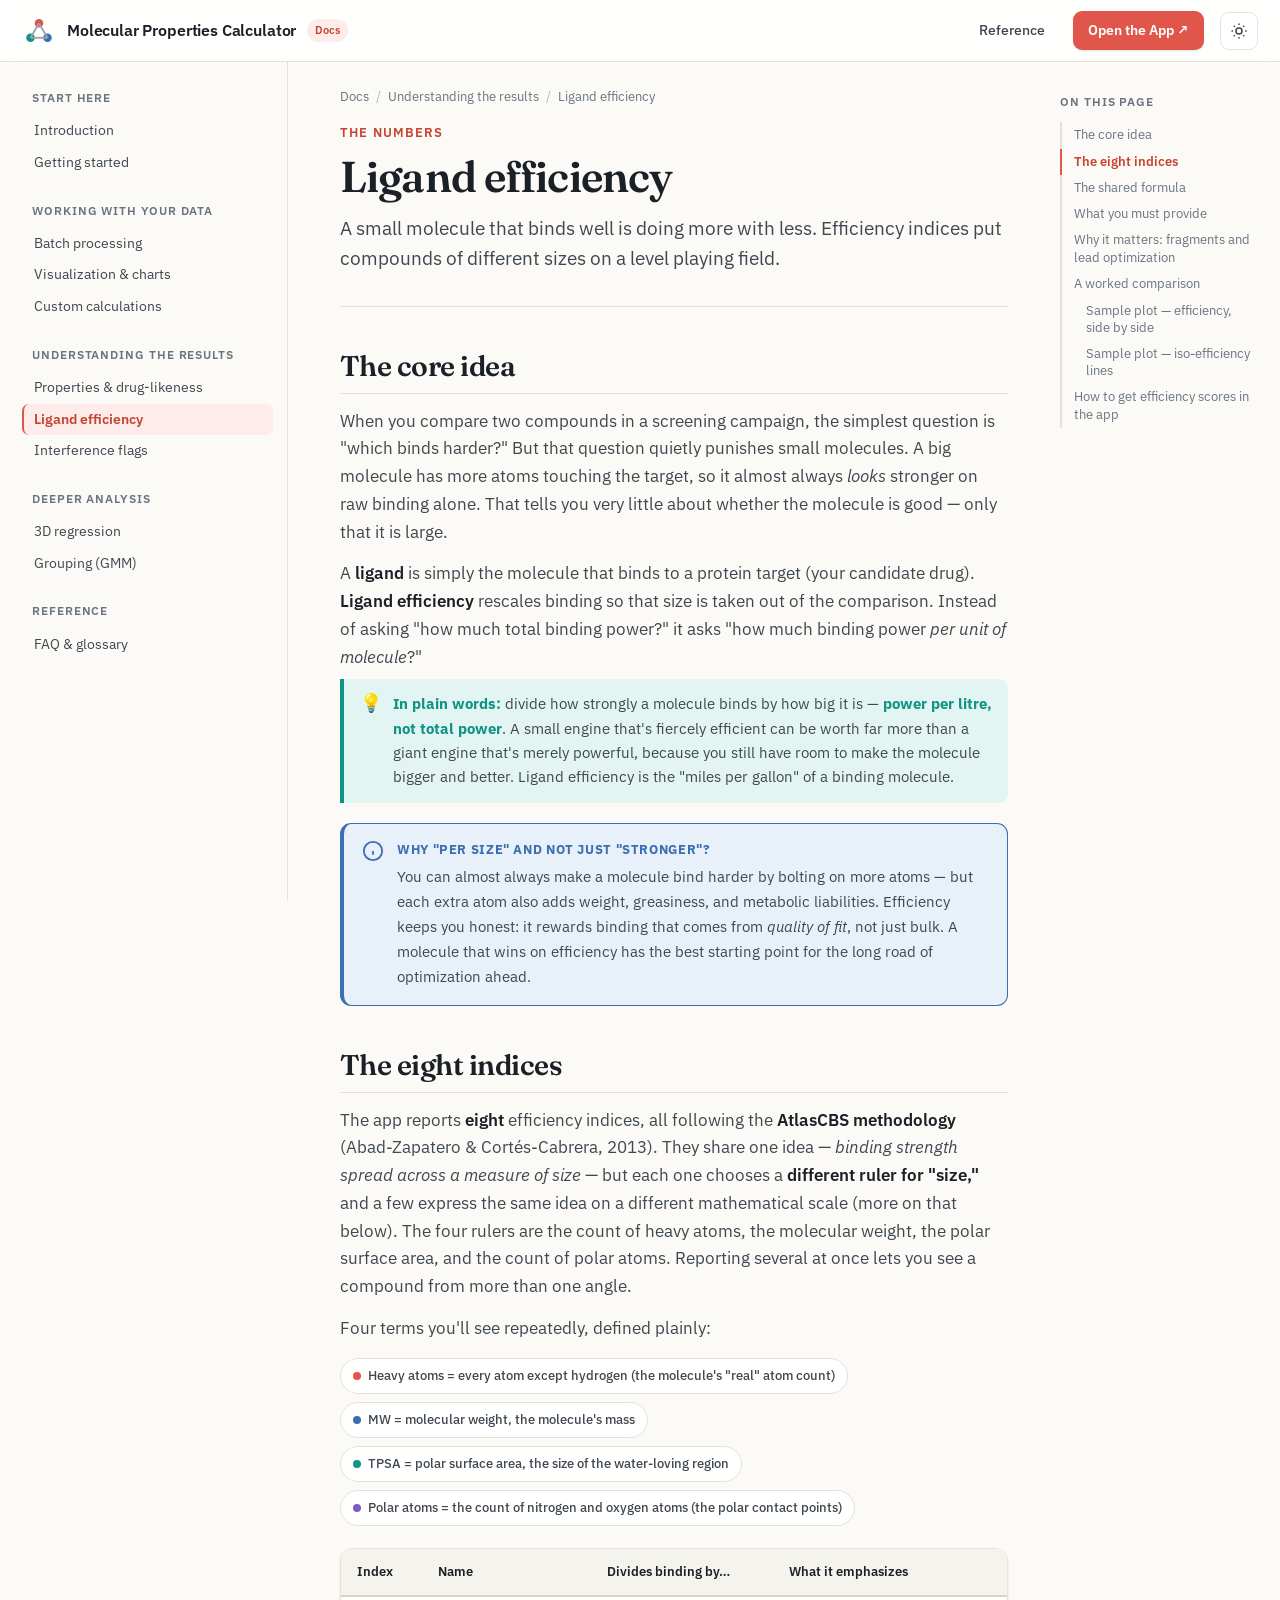
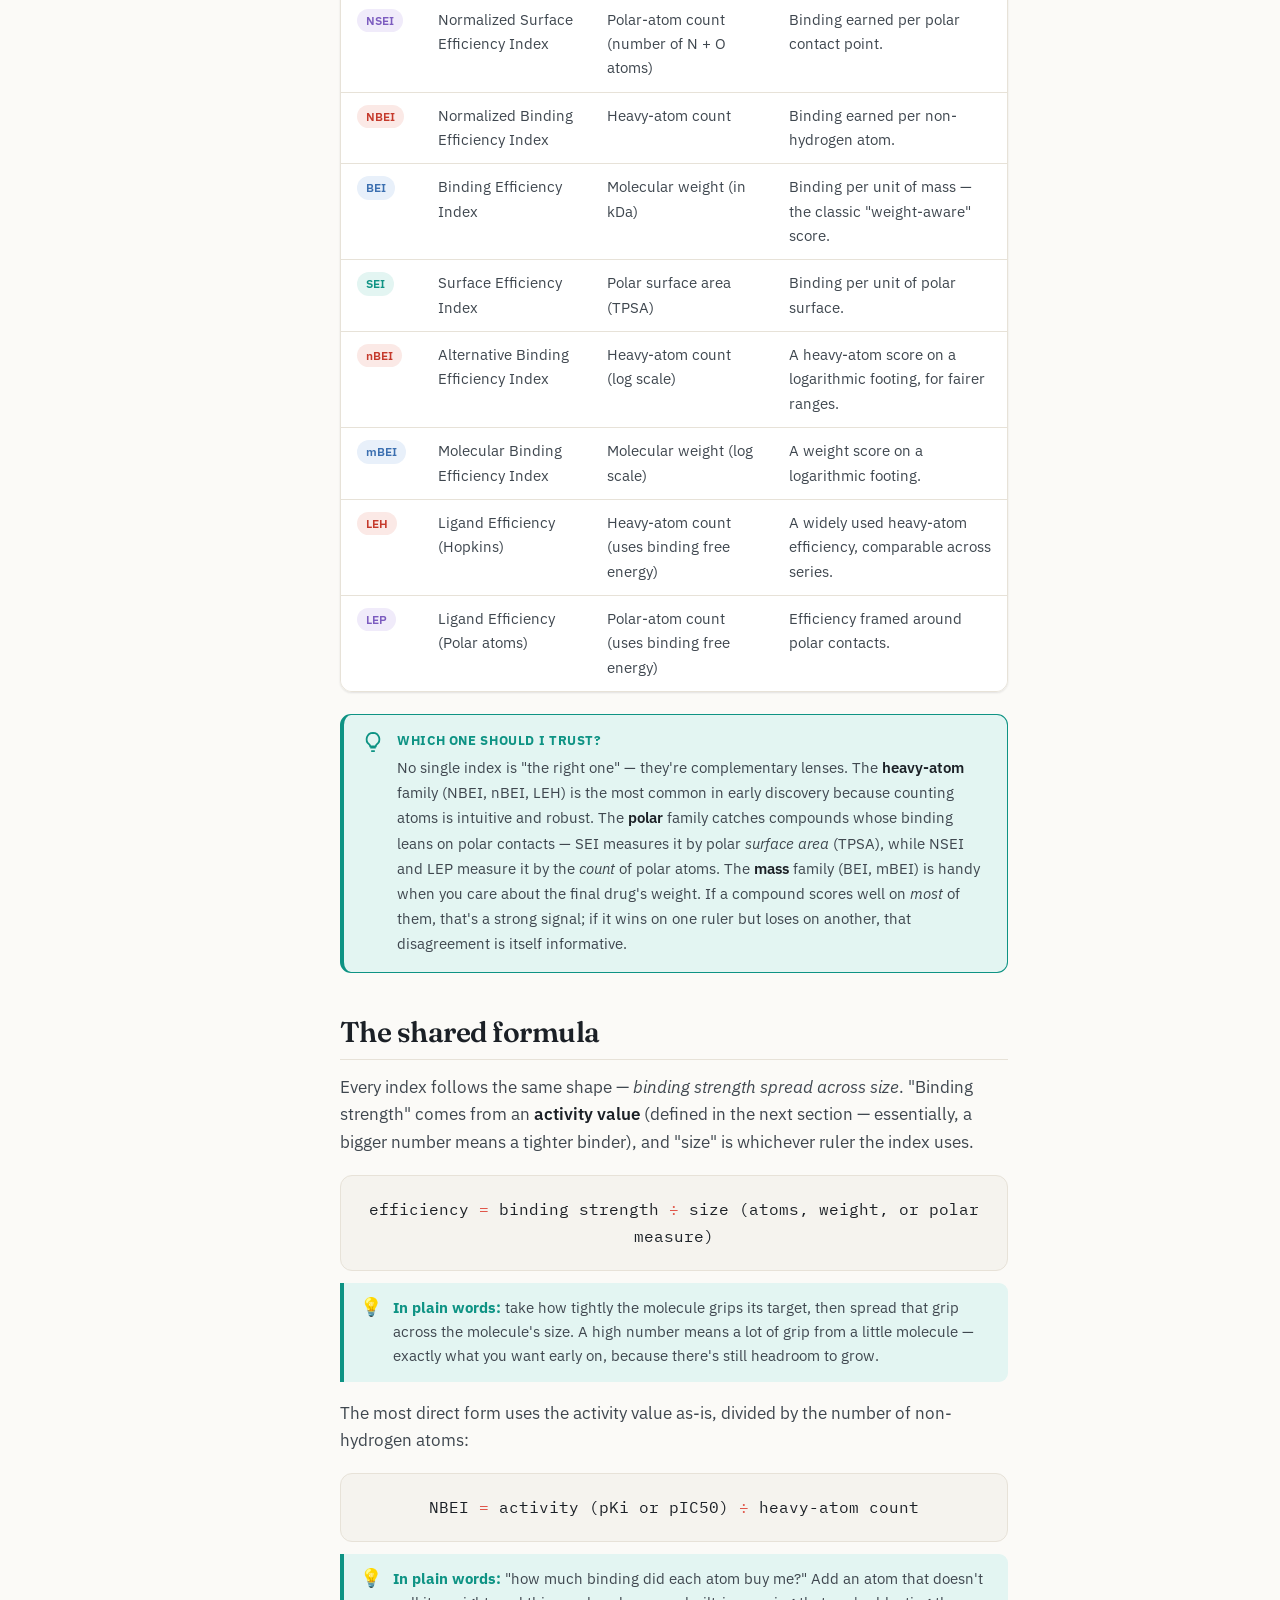
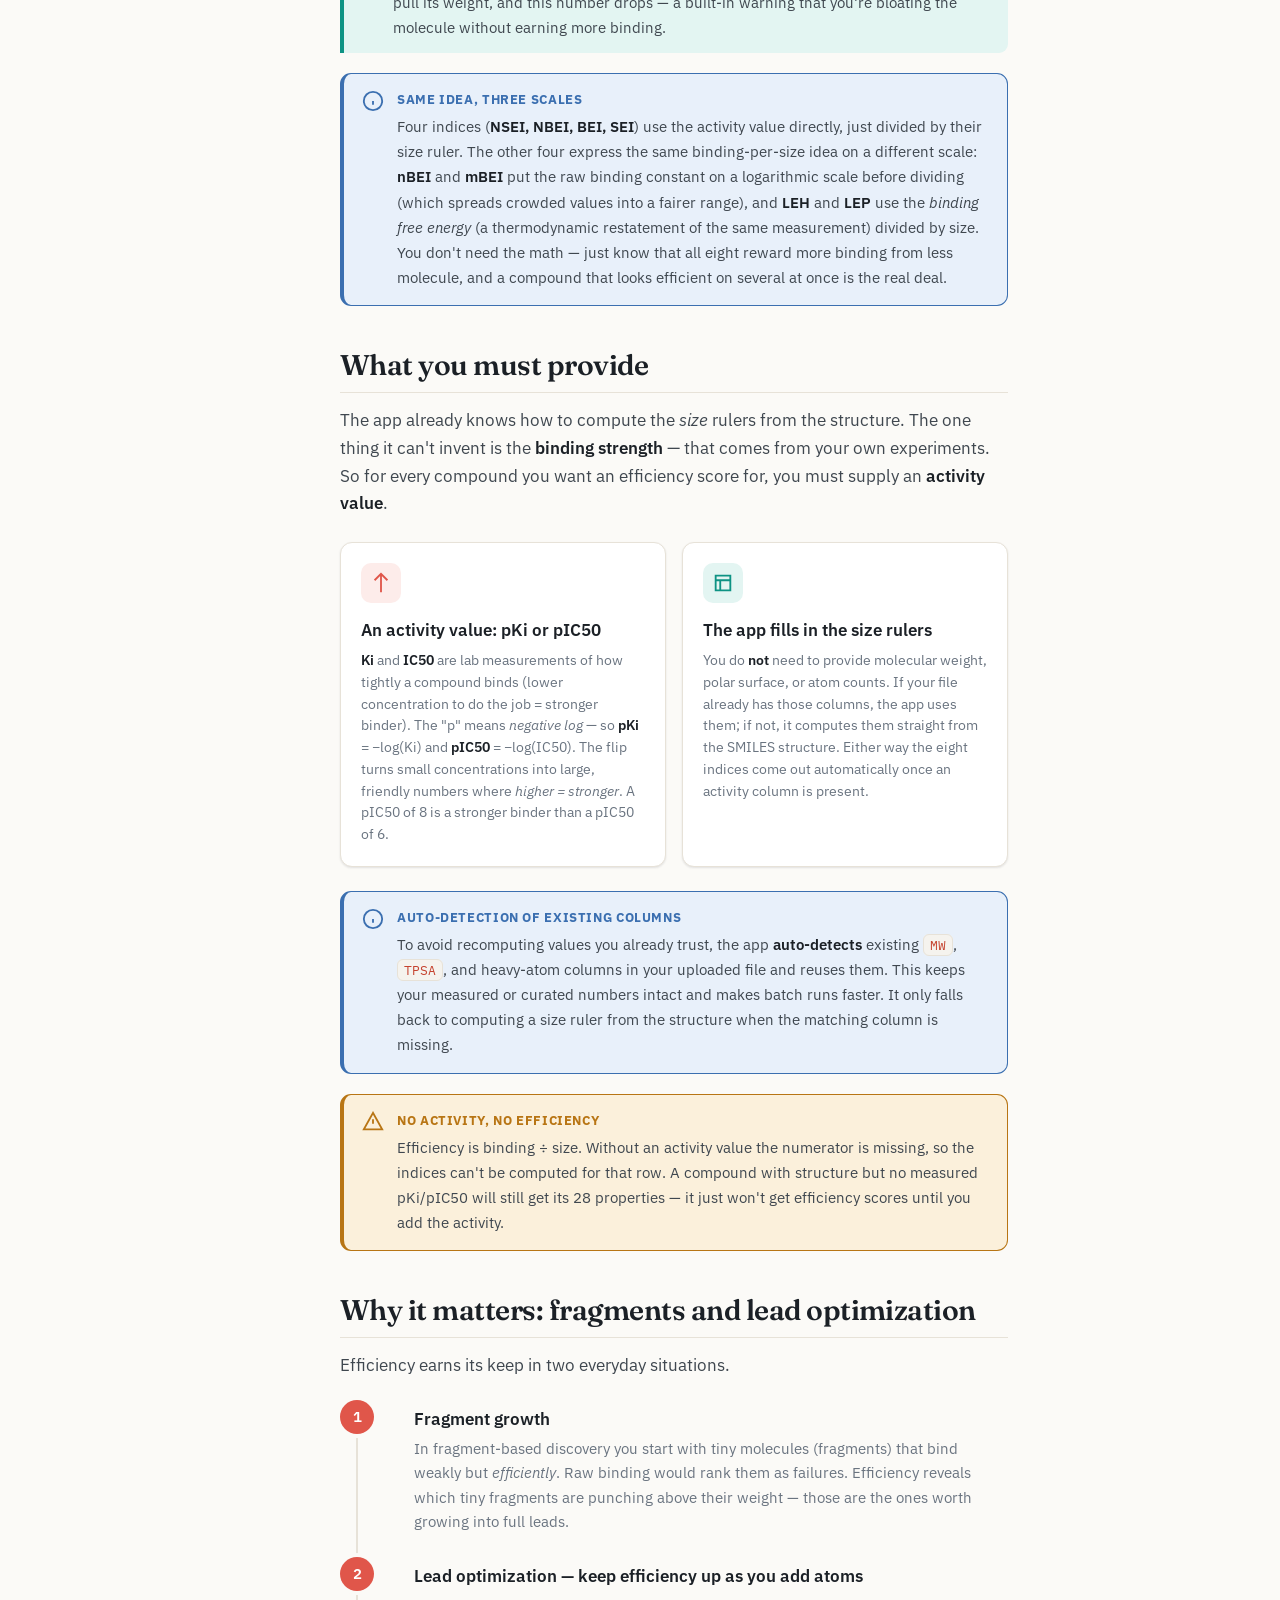
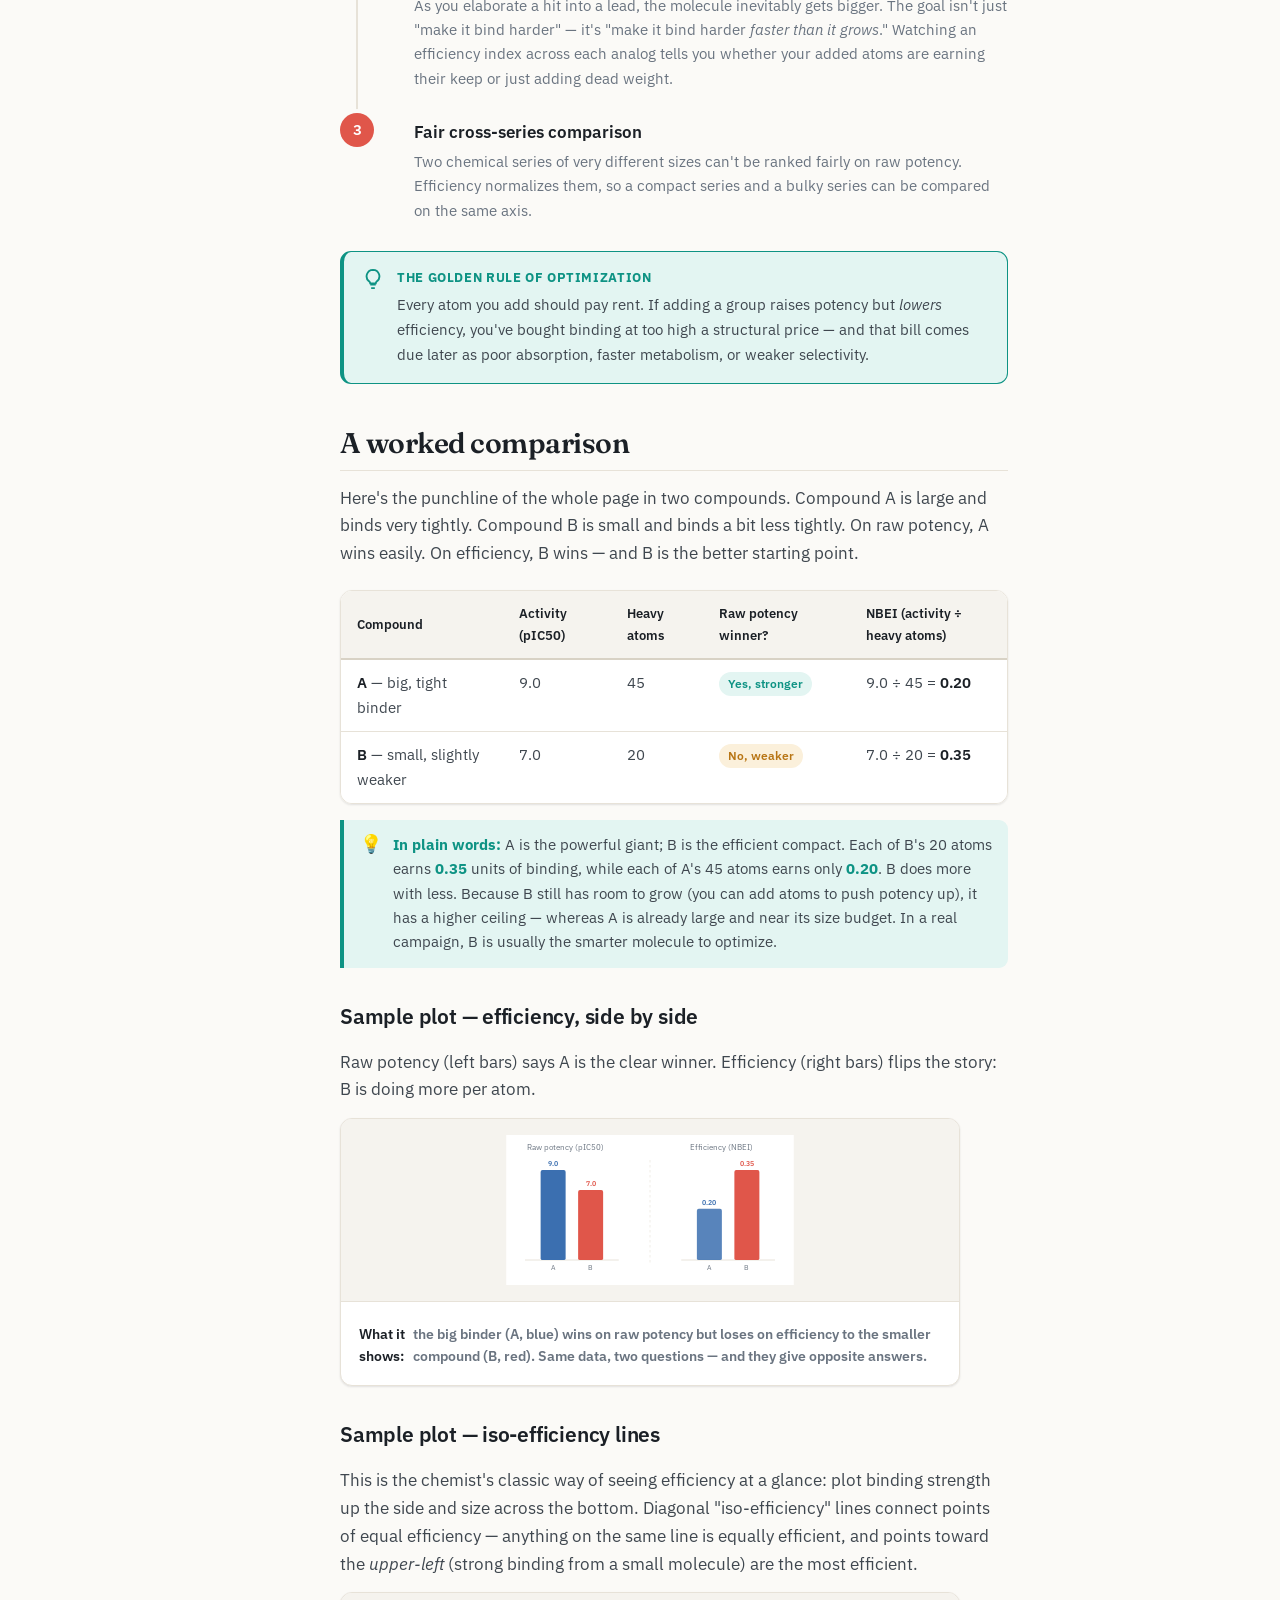
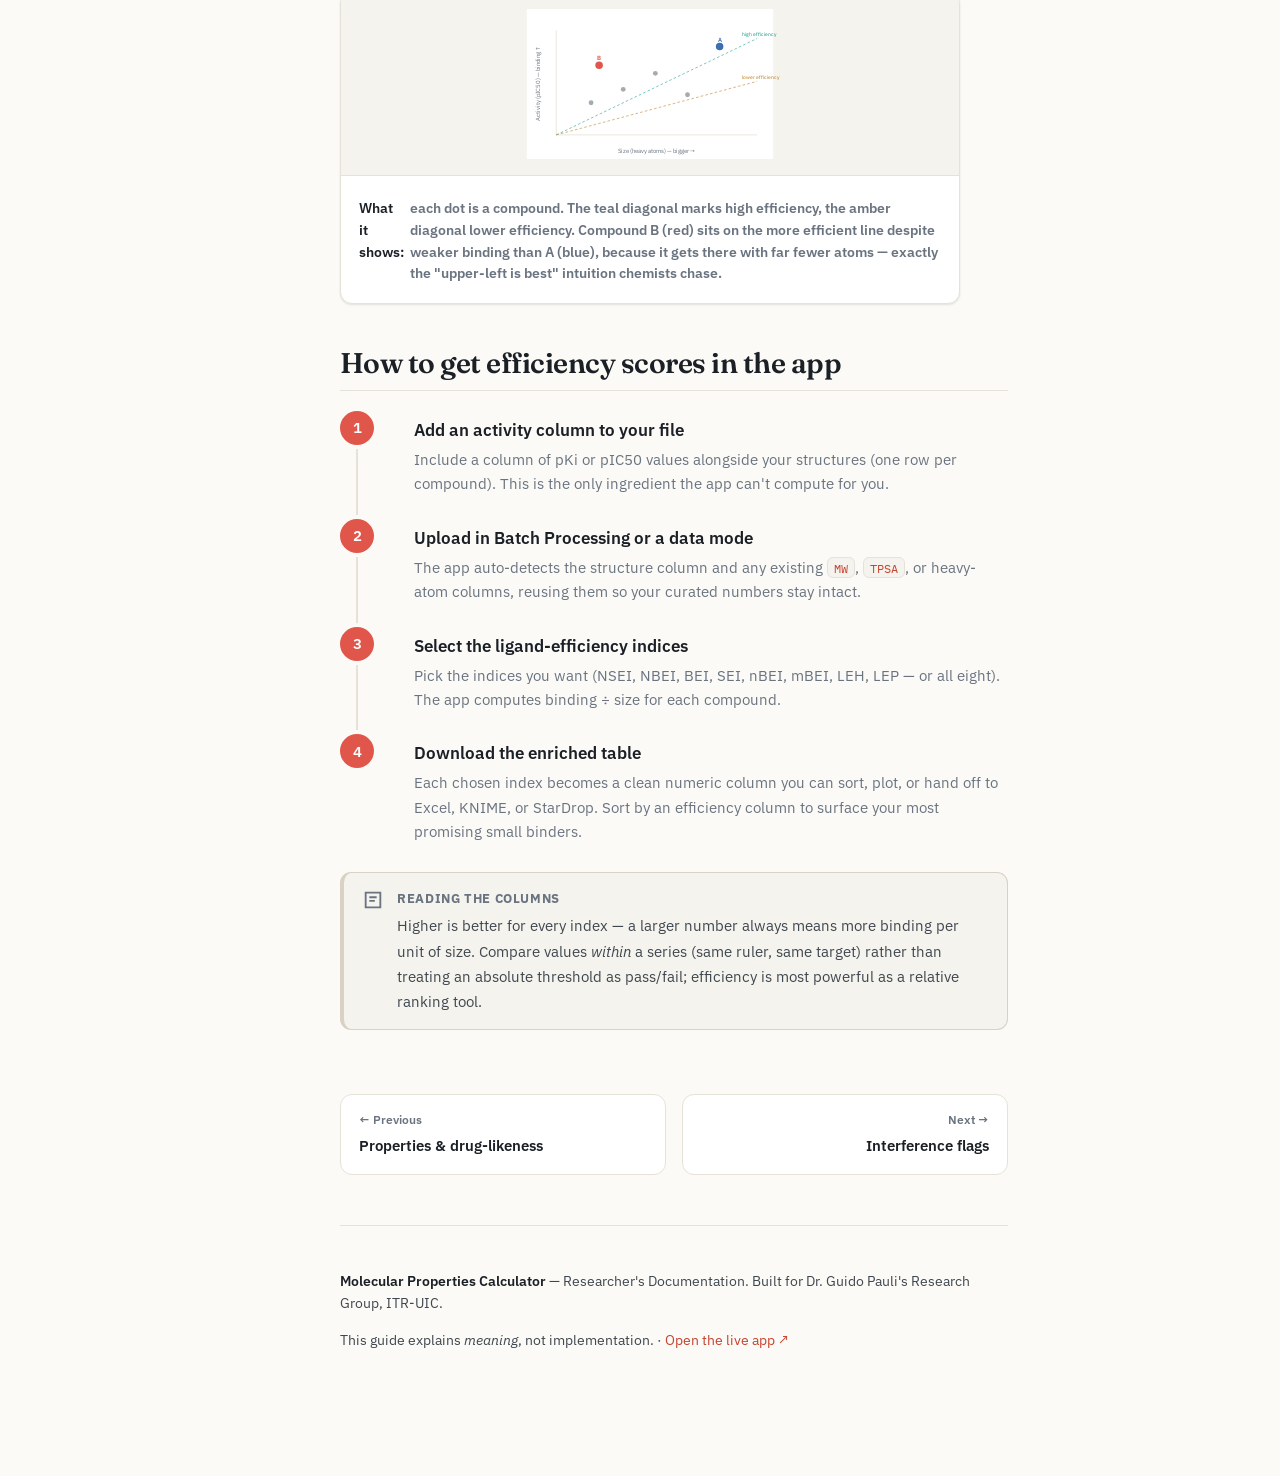
<file: ligand-efficiency.html>
<!DOCTYPE html>
<html lang="en" data-theme="light">
<head>
<meta charset="UTF-8" />
<meta name="viewport" content="width=device-width, initial-scale=1.0" />
<title>Ligand efficiency · Molecular Properties Calculator Docs</title>
<meta name="description" content="Comparing compounds of different sizes fairly - the eight efficiency indices." />
<link rel="preconnect" href="https://fonts.googleapis.com">
<link rel="preconnect" href="https://fonts.gstatic.com" crossorigin>
<link href="https://fonts.googleapis.com/css2?family=Fraunces:opsz,wght@9..144,400;9..144,500;9..144,600;9..144,700&family=IBM+Plex+Sans:wght@400;500;600;700&family=IBM+Plex+Mono:wght@400;500;600&display=swap" rel="stylesheet">
<link rel="stylesheet" href="assets/styles.css">
</head>
<body data-page="ligand-efficiency">
<div class="progress" id="progress"></div>

<nav class="navbar">
  <button class="icon-btn menu-btn" id="menuBtn" aria-label="Menu"><svg width="18" height="18" viewBox="0 0 24 24" fill="none" stroke="currentColor" stroke-width="2"><path d="M3 6h18M3 12h18M3 18h18"/></svg></button>
  <a href="index.html" class="brand">
    <svg class="logo" viewBox="0 0 40 40" fill="none"><circle cx="20" cy="11" r="5" fill="#e0564a"/><circle cx="10" cy="28" r="5" fill="#0e9384"/><circle cx="30" cy="28" r="5" fill="#3b6fb0"/><line x1="20" y1="11" x2="10" y2="28" stroke="#9aa3ad" stroke-width="2.2"/><line x1="20" y1="11" x2="30" y2="28" stroke="#9aa3ad" stroke-width="2.2"/><line x1="10" y1="28" x2="30" y2="28" stroke="#9aa3ad" stroke-width="2.2"/></svg>
    <span class="full">Molecular Properties Calculator</span><span class="tag">Docs</span>
  </a>
  <div class="nav-spacer"></div>
  <a href="reference.html" class="nav-link hide-sm">Reference</a>
  <a href="https://molecular-properties-calculator-2.streamlit.app/" target="_blank" rel="noopener" class="nav-cta">Open the App ↗</a>
  <button class="icon-btn" id="themeBtn" aria-label="Toggle theme">
    <svg id="sunIcon" width="18" height="18" viewBox="0 0 24 24" fill="none" stroke="currentColor" stroke-width="2"><circle cx="12" cy="12" r="4"/><path d="M12 2v2M12 20v2M4.9 4.9l1.4 1.4M17.7 17.7l1.4 1.4M2 12h2M20 12h2M4.9 19.1l1.4-1.4M17.7 6.3l1.4-1.4"/></svg>
    <svg id="moonIcon" width="18" height="18" viewBox="0 0 24 24" fill="none" stroke="currentColor" stroke-width="2" style="display:none"><path d="M21 12.8A9 9 0 1 1 11.2 3a7 7 0 0 0 9.8 9.8z"/></svg>
  </button>
</nav>

<div class="scrim" id="scrim"></div>

<div class="layout">
  <aside class="sidebar" id="sidebar">
  <div class="side-group"><h4>Start Here</h4>
    <a class="side-link" data-page="home" href="index.html">Introduction</a>
    <a class="side-link" data-page="getting-started" href="getting-started.html">Getting started</a>
  </div>
  <div class="side-group"><h4>Working with your data</h4>
    <a class="side-link" data-page="batch" href="batch.html">Batch processing</a>
    <a class="side-link" data-page="visualization" href="visualization.html">Visualization &amp; charts</a>
    <a class="side-link" data-page="custom-calculations" href="custom-calculations.html">Custom calculations</a>
  </div>
  <div class="side-group"><h4>Understanding the results</h4>
    <a class="side-link" data-page="properties" href="properties.html">Properties &amp; drug-likeness</a>
    <a class="side-link" data-page="ligand-efficiency" href="ligand-efficiency.html">Ligand efficiency</a>
    <a class="side-link" data-page="interference" href="interference.html">Interference flags</a>
  </div>
  <div class="side-group"><h4>Deeper analysis</h4>
    <a class="side-link" data-page="regression" href="regression.html">3D regression</a>
    <a class="side-link" data-page="gmm" href="gmm.html">Grouping (GMM)</a>
  </div>
  <div class="side-group"><h4>Reference</h4>
    <a class="side-link" data-page="reference" href="reference.html">FAQ &amp; glossary</a>
  </div>
</aside>

  <div class="main-wrap">
    <main class="content">

      <div class="page-head">
        <div class="breadcrumb"><a href="index.html">Docs</a><span class="sep">/</span><span>Understanding the results</span><span class="sep">/</span><span>Ligand efficiency</span></div>
        <div class="eyebrow">THE NUMBERS</div>
        <h1>Ligand efficiency</h1>
        <p class="lead">A small molecule that binds well is doing more with less. Efficiency indices put compounds of different sizes on a level playing field.</p>
      </div>

      <section>
        <h2>The core idea</h2>
        <p>When you compare two compounds in a screening campaign, the simplest question is "which binds harder?" But that question quietly punishes small molecules. A big molecule has more atoms touching the target, so it almost always <em>looks</em> stronger on raw binding alone. That tells you very little about whether the molecule is good — only that it is large.</p>
        <p>A <strong>ligand</strong> is simply the molecule that binds to a protein target (your candidate drug). <strong>Ligand efficiency</strong> rescales binding so that size is taken out of the comparison. Instead of asking "how much total binding power?" it asks "how much binding power <em>per unit of molecule</em>?"</p>

        <div class="plain"><span class="pi">💡</span><div><b>In plain words:</b> divide how strongly a molecule binds by how big it is — <b>power per litre, not total power</b>. A small engine that's fiercely efficient can be worth far more than a giant engine that's merely powerful, because you still have room to make the molecule bigger and better. Ligand efficiency is the "miles per gallon" of a binding molecule.</div></div>

        <div class="adm adm-info"><svg class="ai" viewBox="0 0 24 24" fill="none" stroke="currentColor" stroke-width="2"><circle cx="12" cy="12" r="10"/><path d="M12 16v-4M12 8h.01"/></svg>
          <div><div class="at">Why "per size" and not just "stronger"?</div><p>You can almost always make a molecule bind harder by bolting on more atoms — but each extra atom also adds weight, greasiness, and metabolic liabilities. Efficiency keeps you honest: it rewards binding that comes from <em>quality of fit</em>, not just bulk. A molecule that wins on efficiency has the best starting point for the long road of optimization ahead.</p></div></div>
      </section>

      <section>
        <h2>The eight indices</h2>
        <p>The app reports <strong>eight</strong> efficiency indices, all following the <strong>AtlasCBS methodology</strong> (Abad-Zapatero &amp; Cortés-Cabrera, 2013). They share one idea — <em>binding strength spread across a measure of size</em> — but each one chooses a <strong>different ruler for "size,"</strong> and a few express the same idea on a different mathematical scale (more on that below). The four rulers are the count of heavy atoms, the molecular weight, the polar surface area, and the count of polar atoms. Reporting several at once lets you see a compound from more than one angle.</p>

        <p>Four terms you'll see repeatedly, defined plainly:</p>
        <div class="badge-row">
          <span class="chip"><span class="dot" style="background:var(--brand)"></span>Heavy atoms = every atom except hydrogen (the molecule's "real" atom count)</span>
          <span class="chip"><span class="dot" style="background:var(--blue)"></span>MW = molecular weight, the molecule's mass</span>
          <span class="chip"><span class="dot" style="background:var(--teal)"></span>TPSA = polar surface area, the size of the water-loving region</span>
          <span class="chip"><span class="dot" style="background:var(--violet)"></span>Polar atoms = the count of nitrogen and oxygen atoms (the polar contact points)</span>
        </div>

        <div class="table-wrap">
          <table>
            <thead>
              <tr><th>Index</th><th>Name</th><th>Divides binding by…</th><th>What it emphasizes</th></tr>
            </thead>
            <tbody>
              <tr><td><span class="pill pill-violet">NSEI</span></td><td>Normalized Surface Efficiency Index</td><td>Polar-atom count (number of N + O atoms)</td><td>Binding earned per polar contact point.</td></tr>
              <tr><td><span class="pill pill-red">NBEI</span></td><td>Normalized Binding Efficiency Index</td><td>Heavy-atom count</td><td>Binding earned per non-hydrogen atom.</td></tr>
              <tr><td><span class="pill pill-blue">BEI</span></td><td>Binding Efficiency Index</td><td>Molecular weight (in kDa)</td><td>Binding per unit of mass — the classic "weight-aware" score.</td></tr>
              <tr><td><span class="pill pill-teal">SEI</span></td><td>Surface Efficiency Index</td><td>Polar surface area (TPSA)</td><td>Binding per unit of polar surface.</td></tr>
              <tr><td><span class="pill pill-red">nBEI</span></td><td>Alternative Binding Efficiency Index</td><td>Heavy-atom count (log scale)</td><td>A heavy-atom score on a logarithmic footing, for fairer ranges.</td></tr>
              <tr><td><span class="pill pill-blue">mBEI</span></td><td>Molecular Binding Efficiency Index</td><td>Molecular weight (log scale)</td><td>A weight score on a logarithmic footing.</td></tr>
              <tr><td><span class="pill pill-red">LEH</span></td><td>Ligand Efficiency (Hopkins)</td><td>Heavy-atom count (uses binding free energy)</td><td>A widely used heavy-atom efficiency, comparable across series.</td></tr>
              <tr><td><span class="pill pill-violet">LEP</span></td><td>Ligand Efficiency (Polar atoms)</td><td>Polar-atom count (uses binding free energy)</td><td>Efficiency framed around polar contacts.</td></tr>
            </tbody>
          </table>
        </div>

        <div class="adm adm-tip"><svg class="ai" viewBox="0 0 24 24" fill="none" stroke="currentColor" stroke-width="2"><path d="M9 18h6M10 22h4M12 2a7 7 0 0 0-4 12.7c.6.5 1 1.3 1 2.1h6c0-.8.4-1.6 1-2.1A7 7 0 0 0 12 2z"/></svg>
          <div><div class="at">Which one should I trust?</div><p>No single index is "the right one" — they're complementary lenses. The <strong>heavy-atom</strong> family (NBEI, nBEI, LEH) is the most common in early discovery because counting atoms is intuitive and robust. The <strong>polar</strong> family catches compounds whose binding leans on polar contacts — SEI measures it by polar <em>surface area</em> (TPSA), while NSEI and LEP measure it by the <em>count</em> of polar atoms. The <strong>mass</strong> family (BEI, mBEI) is handy when you care about the final drug's weight. If a compound scores well on <em>most</em> of them, that's a strong signal; if it wins on one ruler but loses on another, that disagreement is itself informative.</p></div></div>
      </section>

      <section>
        <h2>The shared formula</h2>
        <p>Every index follows the same shape — <em>binding strength spread across size</em>. "Binding strength" comes from an <strong>activity value</strong> (defined in the next section — essentially, a bigger number means a tighter binder), and "size" is whichever ruler the index uses.</p>

        <div class="formula">efficiency <span class="op">=</span> binding strength <span class="op">÷</span> size (atoms, weight, or polar measure)</div>
        <div class="plain"><span class="pi">💡</span><div><b>In plain words:</b> take how tightly the molecule grips its target, then spread that grip across the molecule's size. A high number means a lot of grip from a little molecule — exactly what you want early on, because there's still headroom to grow.</div></div>

        <p>The most direct form uses the activity value as-is, divided by the number of non-hydrogen atoms:</p>
        <div class="formula">NBEI <span class="op">=</span> activity (pKi or pIC50) <span class="op">÷</span> heavy-atom count</div>
        <div class="plain"><span class="pi">💡</span><div><b>In plain words:</b> "how much binding did each atom buy me?" Add an atom that doesn't pull its weight, and this number drops — a built-in warning that you're bloating the molecule without earning more binding.</div></div>

        <div class="adm adm-info"><svg class="ai" viewBox="0 0 24 24" fill="none" stroke="currentColor" stroke-width="2"><circle cx="12" cy="12" r="10"/><path d="M12 16v-4M12 8h.01"/></svg>
          <div><div class="at">Same idea, three scales</div><p>Four indices (<strong>NSEI, NBEI, BEI, SEI</strong>) use the activity value directly, just divided by their size ruler. The other four express the same binding-per-size idea on a different scale: <strong>nBEI</strong> and <strong>mBEI</strong> put the raw binding constant on a logarithmic scale before dividing (which spreads crowded values into a fairer range), and <strong>LEH</strong> and <strong>LEP</strong> use the <em>binding free energy</em> (a thermodynamic restatement of the same measurement) divided by size. You don't need the math — just know that all eight reward more binding from less molecule, and a compound that looks efficient on several at once is the real deal.</p></div></div>
      </section>

      <section>
        <h2>What you must provide</h2>
        <p>The app already knows how to compute the <em>size</em> rulers from the structure. The one thing it can't invent is the <strong>binding strength</strong> — that comes from your own experiments. So for every compound you want an efficiency score for, you must supply an <strong>activity value</strong>.</p>

        <div class="grid cols-2">
          <div class="card"><div class="ci" style="background:var(--brand-tint)"><svg width="22" height="22" viewBox="0 0 24 24" fill="none" stroke="#e0564a" stroke-width="2"><path d="M12 2v20M5 9l7-7 7 7"/></svg></div>
            <h4>An activity value: pKi or pIC50</h4><p><strong>Ki</strong> and <strong>IC50</strong> are lab measurements of how tightly a compound binds (lower concentration to do the job = stronger binder). The "p" means <em>negative log</em> — so <strong>pKi</strong> = −log(Ki) and <strong>pIC50</strong> = −log(IC50). The flip turns small concentrations into large, friendly numbers where <em>higher = stronger</em>. A pIC50 of 8 is a stronger binder than a pIC50 of 6.</p></div>
          <div class="card"><div class="ci" style="background:var(--teal-tint)"><svg width="22" height="22" viewBox="0 0 24 24" fill="none" stroke="#0e9384" stroke-width="2"><path d="M4 4h16v16H4z"/><path d="M4 9h16M9 9v11"/></svg></div>
            <h4>The app fills in the size rulers</h4><p>You do <strong>not</strong> need to provide molecular weight, polar surface, or atom counts. If your file already has those columns, the app uses them; if not, it computes them straight from the SMILES structure. Either way the eight indices come out automatically once an activity column is present.</p></div>
        </div>

        <div class="adm adm-info"><svg class="ai" viewBox="0 0 24 24" fill="none" stroke="currentColor" stroke-width="2"><circle cx="12" cy="12" r="10"/><path d="M12 16v-4M12 8h.01"/></svg>
          <div><div class="at">Auto-detection of existing columns</div><p>To avoid recomputing values you already trust, the app <strong>auto-detects</strong> existing <code>MW</code>, <code>TPSA</code>, and heavy-atom columns in your uploaded file and reuses them. This keeps your measured or curated numbers intact and makes batch runs faster. It only falls back to computing a size ruler from the structure when the matching column is missing.</p></div></div>

        <div class="adm adm-warn"><svg class="ai" viewBox="0 0 24 24" fill="none" stroke="currentColor" stroke-width="2"><path d="M12 2L2 20h20L12 2z"/><path d="M12 9v5M12 17h.01"/></svg>
          <div><div class="at">No activity, no efficiency</div><p>Efficiency is binding ÷ size. Without an activity value the numerator is missing, so the indices can't be computed for that row. A compound with structure but no measured pKi/pIC50 will still get its 28 properties — it just won't get efficiency scores until you add the activity.</p></div></div>
      </section>

      <section>
        <h2>Why it matters: fragments and lead optimization</h2>
        <p>Efficiency earns its keep in two everyday situations.</p>

        <div class="steps">
          <div class="step"><h4>Fragment growth</h4><p>In fragment-based discovery you start with tiny molecules (fragments) that bind weakly but <em>efficiently</em>. Raw binding would rank them as failures. Efficiency reveals which tiny fragments are punching above their weight — those are the ones worth growing into full leads.</p></div>
          <div class="step"><h4>Lead optimization — keep efficiency up as you add atoms</h4><p>As you elaborate a hit into a lead, the molecule inevitably gets bigger. The goal isn't just "make it bind harder" — it's "make it bind harder <em>faster than it grows</em>." Watching an efficiency index across each analog tells you whether your added atoms are earning their keep or just adding dead weight.</p></div>
          <div class="step"><h4>Fair cross-series comparison</h4><p>Two chemical series of very different sizes can't be ranked fairly on raw potency. Efficiency normalizes them, so a compact series and a bulky series can be compared on the same axis.</p></div>
        </div>

        <div class="adm adm-tip"><svg class="ai" viewBox="0 0 24 24" fill="none" stroke="currentColor" stroke-width="2"><path d="M9 18h6M10 22h4M12 2a7 7 0 0 0-4 12.7c.6.5 1 1.3 1 2.1h6c0-.8.4-1.6 1-2.1A7 7 0 0 0 12 2z"/></svg>
          <div><div class="at">The golden rule of optimization</div><p>Every atom you add should pay rent. If adding a group raises potency but <em>lowers</em> efficiency, you've bought binding at too high a structural price — and that bill comes due later as poor absorption, faster metabolism, or weaker selectivity.</p></div></div>
      </section>

      <section>
        <h2>A worked comparison</h2>
        <p>Here's the punchline of the whole page in two compounds. Compound A is large and binds very tightly. Compound B is small and binds a bit less tightly. On raw potency, A wins easily. On efficiency, B wins — and B is the better starting point.</p>

        <div class="table-wrap">
          <table>
            <thead>
              <tr><th>Compound</th><th>Activity (pIC50)</th><th>Heavy atoms</th><th>Raw potency winner?</th><th>NBEI (activity ÷ heavy atoms)</th></tr>
            </thead>
            <tbody>
              <tr><td><strong>A</strong> — big, tight binder</td><td>9.0</td><td>45</td><td><span class="pill pill-teal">Yes, stronger</span></td><td>9.0 ÷ 45 = <strong>0.20</strong></td></tr>
              <tr><td><strong>B</strong> — small, slightly weaker</td><td>7.0</td><td>20</td><td><span class="pill pill-amber">No, weaker</span></td><td>7.0 ÷ 20 = <strong>0.35</strong></td></tr>
            </tbody>
          </table>
        </div>

        <div class="plain"><span class="pi">💡</span><div><b>In plain words:</b> A is the powerful giant; B is the efficient compact. Each of B's 20 atoms earns <b>0.35</b> units of binding, while each of A's 45 atoms earns only <b>0.20</b>. B does more with less. Because B still has room to grow (you can add atoms to push potency up), it has a higher ceiling — whereas A is already large and near its size budget. In a real campaign, B is usually the smarter molecule to optimize.</div></div>

        <h3>Sample plot — efficiency, side by side</h3>
        <p>Raw potency (left bars) says A is the clear winner. Efficiency (right bars) flips the story: B is doing more per atom.</p>
        <div class="viz-card" style="max-width:620px">
          <div class="viz-thumb">
            <svg viewBox="0 0 460 240" width="100%" role="img" aria-label="Bar comparison of raw potency versus efficiency for compounds A and B">
              <!-- panel bg -->
              <rect x="0" y="0" width="460" height="240" fill="var(--surface)"/>
              <!-- left group: raw potency -->
              <text x="95" y="24" text-anchor="middle" font-size="12" fill="var(--muted)" font-family="IBM Plex Sans">Raw potency (pIC50)</text>
              <line x1="30" y1="200" x2="180" y2="200" stroke="var(--border)" stroke-width="1.5"/>
              <!-- A tall -->
              <rect x="55" y="56" width="40" height="144" rx="3" fill="#3b6fb0"/>
              <text x="75" y="216" text-anchor="middle" font-size="11" fill="var(--muted)">A</text>
              <text x="75" y="50" text-anchor="middle" font-size="11" fill="#3b6fb0" font-weight="600">9.0</text>
              <!-- B shorter -->
              <rect x="115" y="88" width="40" height="112" rx="3" fill="#e0564a"/>
              <text x="135" y="216" text-anchor="middle" font-size="11" fill="var(--muted)">B</text>
              <text x="135" y="82" text-anchor="middle" font-size="11" fill="#e0564a" font-weight="600">7.0</text>
              <!-- divider -->
              <line x1="230" y1="40" x2="230" y2="205" stroke="var(--border)" stroke-width="1" stroke-dasharray="4 4"/>
              <!-- right group: efficiency -->
              <text x="345" y="24" text-anchor="middle" font-size="12" fill="var(--muted)" font-family="IBM Plex Sans">Efficiency (NBEI)</text>
              <line x1="280" y1="200" x2="430" y2="200" stroke="var(--border)" stroke-width="1.5"/>
              <!-- A short (0.20) -->
              <rect x="305" y="118" width="40" height="82" rx="3" fill="#3b6fb0" opacity="0.85"/>
              <text x="325" y="216" text-anchor="middle" font-size="11" fill="var(--muted)">A</text>
              <text x="325" y="112" text-anchor="middle" font-size="11" fill="#3b6fb0" font-weight="600">0.20</text>
              <!-- B tall (0.35) -->
              <rect x="365" y="56" width="40" height="144" rx="3" fill="#e0564a"/>
              <text x="385" y="216" text-anchor="middle" font-size="11" fill="var(--muted)">B</text>
              <text x="385" y="50" text-anchor="middle" font-size="11" fill="#e0564a" font-weight="600">0.35</text>
            </svg>
          </div>
          <div class="viz-body">
            <p class="viz-when"><strong>What it shows:</strong> the big binder (A, blue) wins on raw potency but loses on efficiency to the smaller compound (B, red). Same data, two questions — and they give opposite answers.</p>
          </div>
        </div>

        <h3>Sample plot — iso-efficiency lines</h3>
        <p>This is the chemist's classic way of seeing efficiency at a glance: plot binding strength up the side and size across the bottom. Diagonal "iso-efficiency" lines connect points of equal efficiency — anything on the same line is equally efficient, and points toward the <em>upper-left</em> (strong binding from a small molecule) are the most efficient.</p>
        <div class="viz-card" style="max-width:620px">
          <div class="viz-thumb">
            <svg viewBox="0 0 460 280" width="100%" role="img" aria-label="Scatter of activity versus molecular size with diagonal iso-efficiency lines">
              <rect x="0" y="0" width="460" height="280" fill="var(--surface)"/>
              <!-- axes -->
              <line x1="55" y1="40" x2="55" y2="235" stroke="var(--border)" stroke-width="1.5"/>
              <line x1="55" y1="235" x2="430" y2="235" stroke="var(--border)" stroke-width="1.5"/>
              <text x="24" y="140" text-anchor="middle" font-size="12" fill="var(--muted)" transform="rotate(-90 24 140)" font-family="IBM Plex Sans">Activity (pIC50) — binding ↑</text>
              <text x="242" y="268" text-anchor="middle" font-size="12" fill="var(--muted)" font-family="IBM Plex Sans">Size (heavy atoms) — bigger →</text>
              <!-- iso-efficiency diagonals (equal efficiency = activity/size constant => lines through origin) -->
              <line x1="55" y1="235" x2="430" y2="55" stroke="#0e9384" stroke-width="1.4" stroke-dasharray="5 4" opacity="0.7"/>
              <line x1="55" y1="235" x2="430" y2="135" stroke="#b87514" stroke-width="1.4" stroke-dasharray="5 4" opacity="0.7"/>
              <line x1="55" y1="235" x2="370" y2="235" stroke="#9aa3ad" stroke-width="0" />
              <text x="402" y="50" font-size="10" fill="#0e9384">high efficiency</text>
              <text x="402" y="130" font-size="10" fill="#b87514">lower efficiency</text>
              <!-- compound B: small + decent activity = upper-left, high efficiency -->
              <circle cx="135" cy="105" r="7" fill="#e0564a"/>
              <text x="135" y="96" text-anchor="middle" font-size="11" fill="#e0564a" font-weight="600">B</text>
              <!-- compound A: large + high activity = lower-right of B, on a lower-efficiency line -->
              <circle cx="360" cy="70" r="7" fill="#3b6fb0"/>
              <text x="360" y="61" text-anchor="middle" font-size="11" fill="#3b6fb0" font-weight="600">A</text>
              <!-- some context points -->
              <circle cx="180" cy="150" r="4.5" fill="var(--muted)" opacity="0.6"/>
              <circle cx="240" cy="120" r="4.5" fill="var(--muted)" opacity="0.6"/>
              <circle cx="300" cy="160" r="4.5" fill="var(--muted)" opacity="0.6"/>
              <circle cx="120" cy="175" r="4.5" fill="var(--muted)" opacity="0.6"/>
            </svg>
          </div>
          <div class="viz-body">
            <p class="viz-when"><strong>What it shows:</strong> each dot is a compound. The teal diagonal marks high efficiency, the amber diagonal lower efficiency. Compound B (red) sits on the more efficient line despite weaker binding than A (blue), because it gets there with far fewer atoms — exactly the "upper-left is best" intuition chemists chase.</p>
          </div>
        </div>
      </section>

      <section>
        <h2>How to get efficiency scores in the app</h2>
        <div class="steps">
          <div class="step"><h4>Add an activity column to your file</h4><p>Include a column of pKi or pIC50 values alongside your structures (one row per compound). This is the only ingredient the app can't compute for you.</p></div>
          <div class="step"><h4>Upload in Batch Processing or a data mode</h4><p>The app auto-detects the structure column and any existing <code>MW</code>, <code>TPSA</code>, or heavy-atom columns, reusing them so your curated numbers stay intact.</p></div>
          <div class="step"><h4>Select the ligand-efficiency indices</h4><p>Pick the indices you want (NSEI, NBEI, BEI, SEI, nBEI, mBEI, LEH, LEP — or all eight). The app computes binding ÷ size for each compound.</p></div>
          <div class="step"><h4>Download the enriched table</h4><p>Each chosen index becomes a clean numeric column you can sort, plot, or hand off to Excel, KNIME, or StarDrop. Sort by an efficiency column to surface your most promising small binders.</p></div>
        </div>

        <div class="adm adm-note"><svg class="ai" viewBox="0 0 24 24" fill="none" stroke="currentColor" stroke-width="2"><path d="M4 4h16v16H4z"/><path d="M8 9h8M8 13h6"/></svg>
          <div><div class="at">Reading the columns</div><p>Higher is better for every index — a larger number always means more binding per unit of size. Compare values <em>within</em> a series (same ruler, same target) rather than treating an absolute threshold as pass/fail; efficiency is most powerful as a relative ranking tool.</p></div></div>
      </section>

      <div class="pager"><a href="properties.html"><span class="pl">← Previous</span><span class="pt">Properties &amp; drug-likeness</span></a><a class="next" href="interference.html"><span class="pl">Next →</span><span class="pt">Interference flags</span></a></div>

      <div class="footer">
        <p><strong>Molecular Properties Calculator</strong> — Researcher's Documentation. Built for Dr. Guido Pauli's Research Group, ITR-UIC.</p>
        <p style="margin-top:6px">This guide explains <em>meaning</em>, not implementation. · <a href="https://molecular-properties-calculator-2.streamlit.app/" target="_blank" rel="noopener">Open the live app ↗</a></p>
      </div>

    </main>
    <nav class="toc" id="toc"></nav>
  </div>
</div>

<script src="assets/app.js"></script>
</body>
</html>
</file>
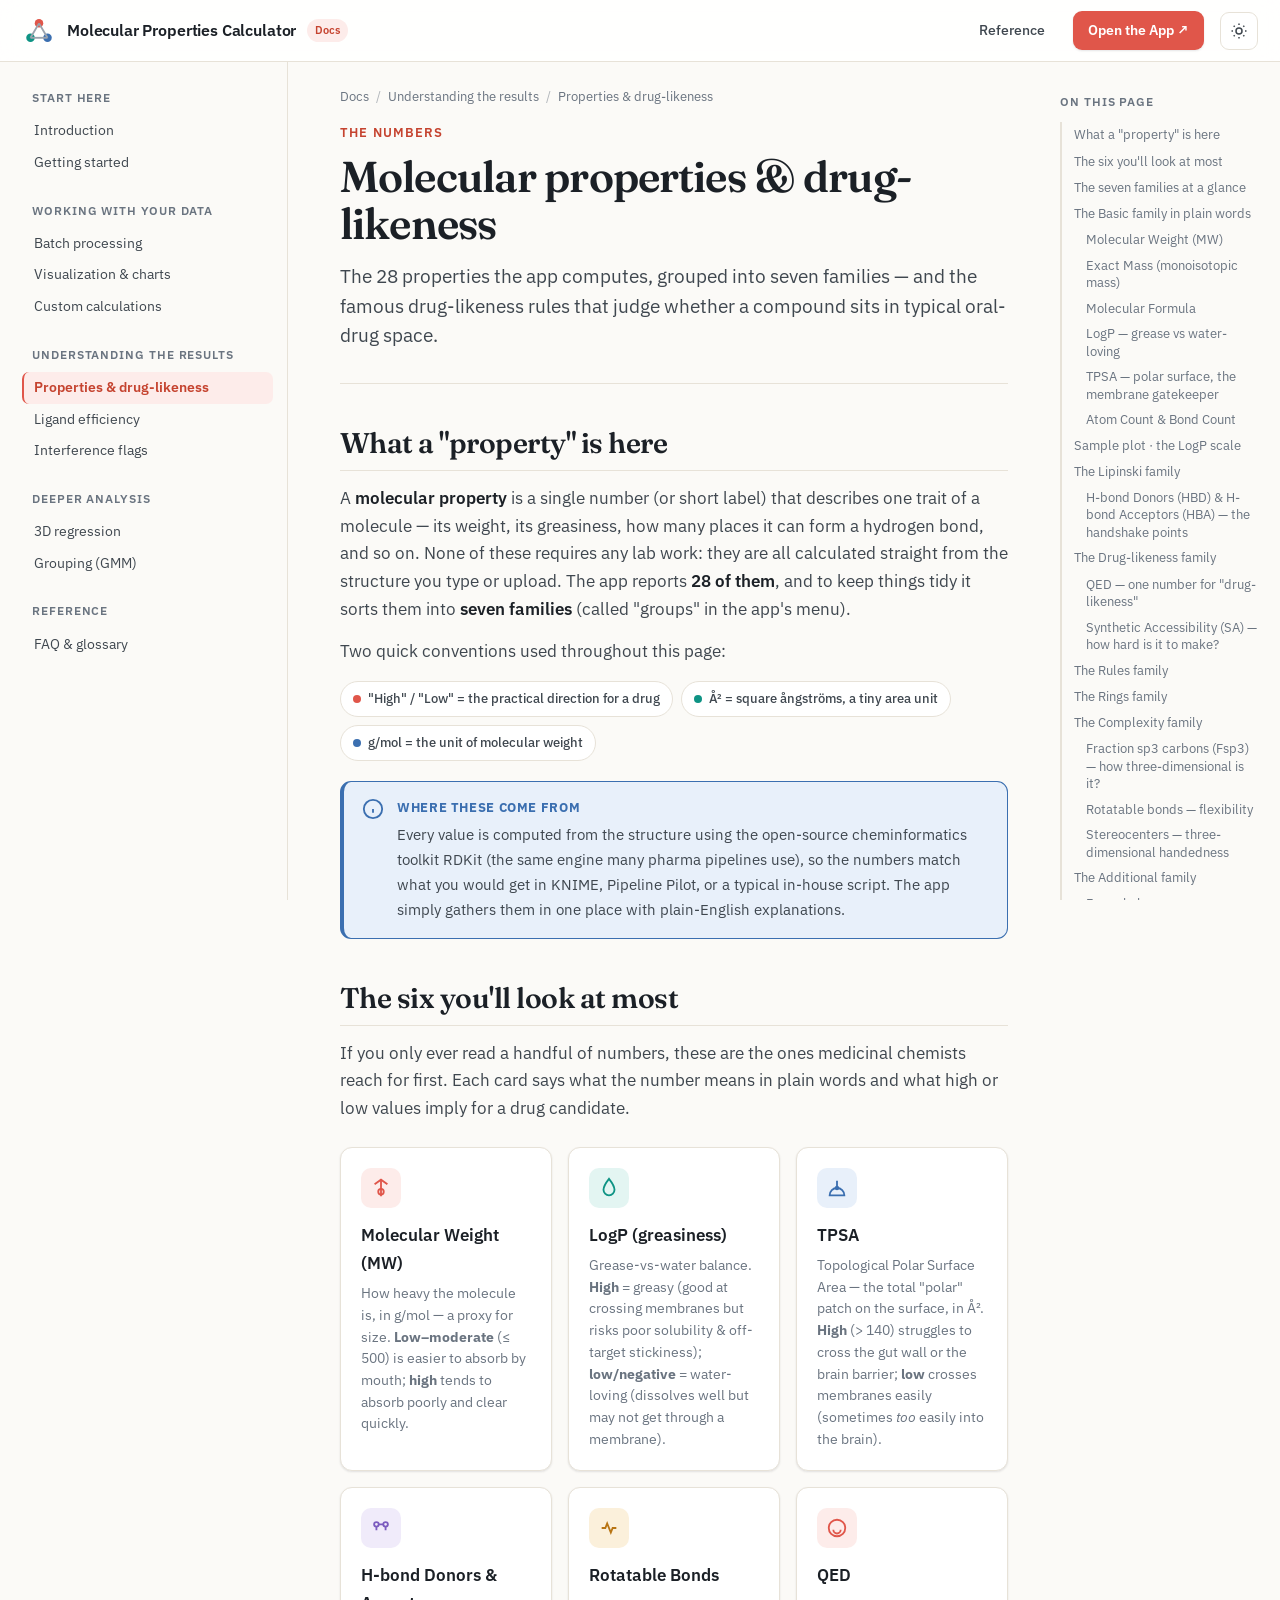
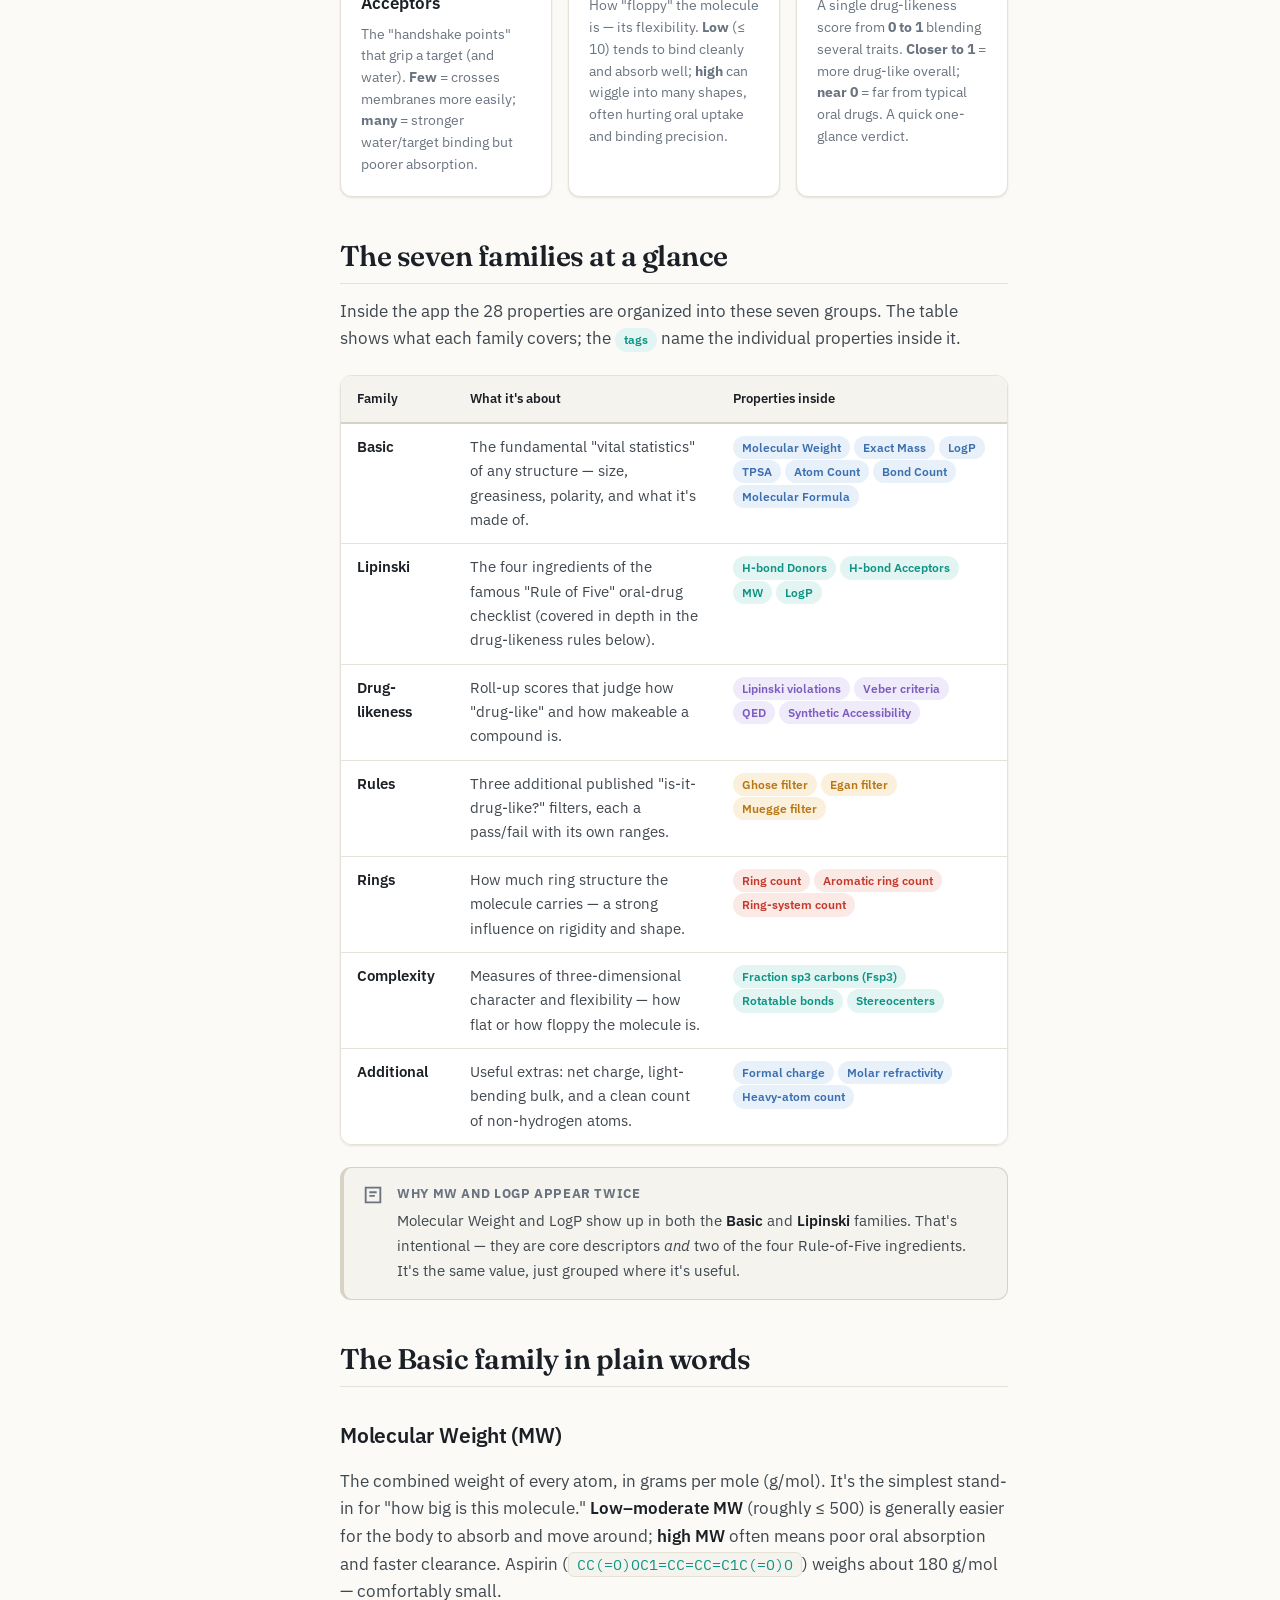
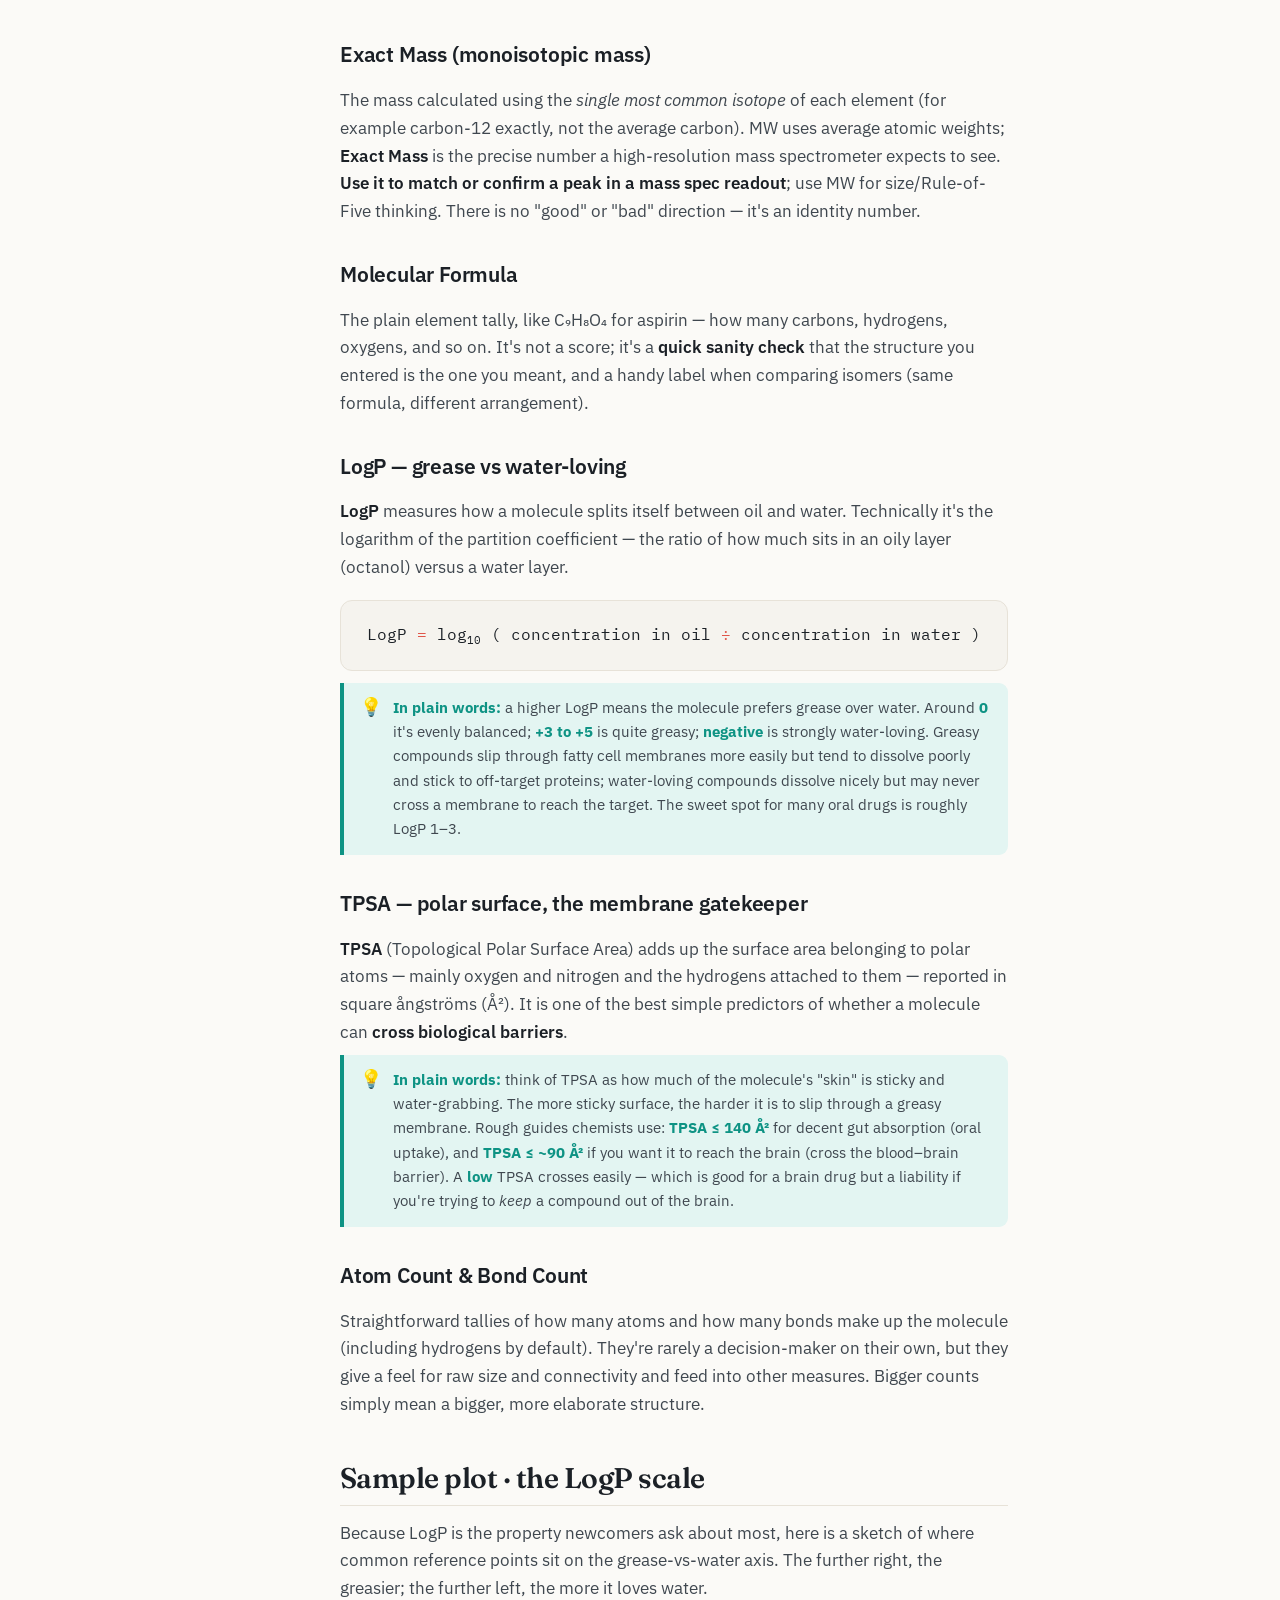
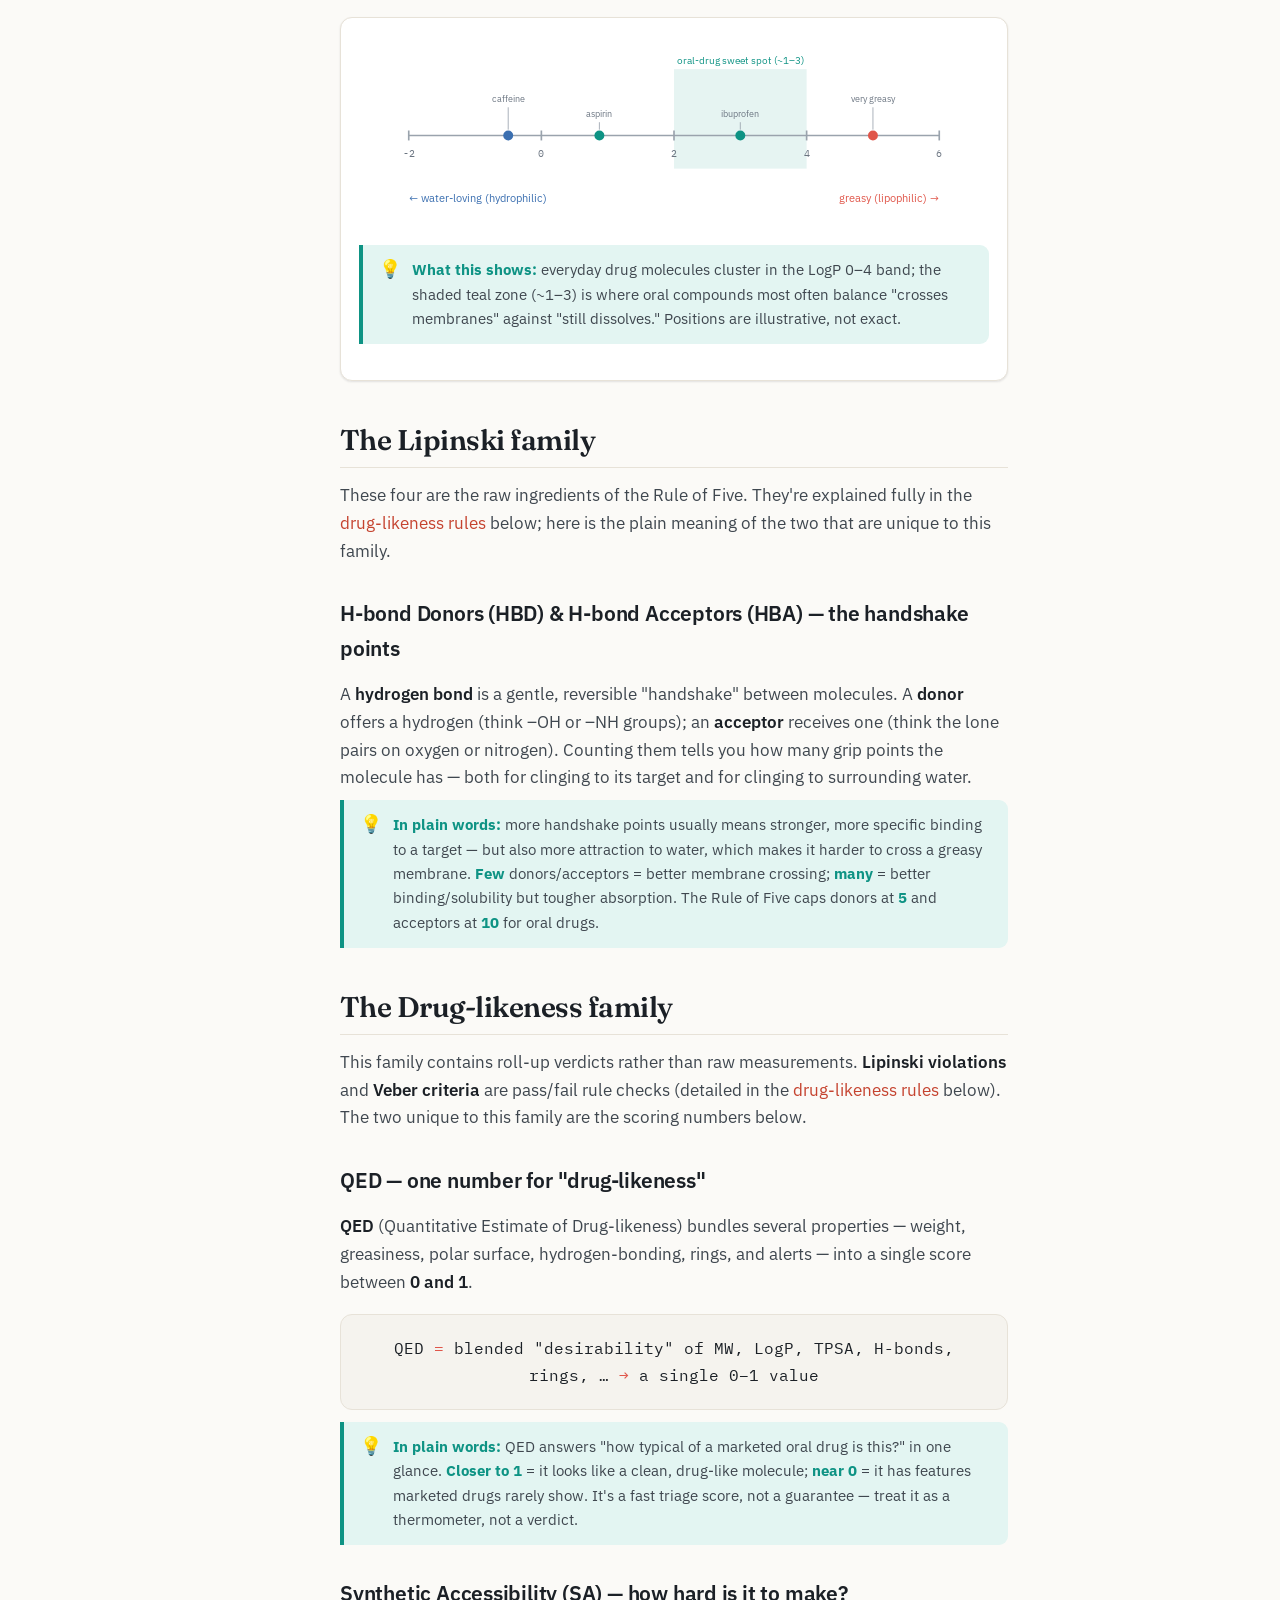
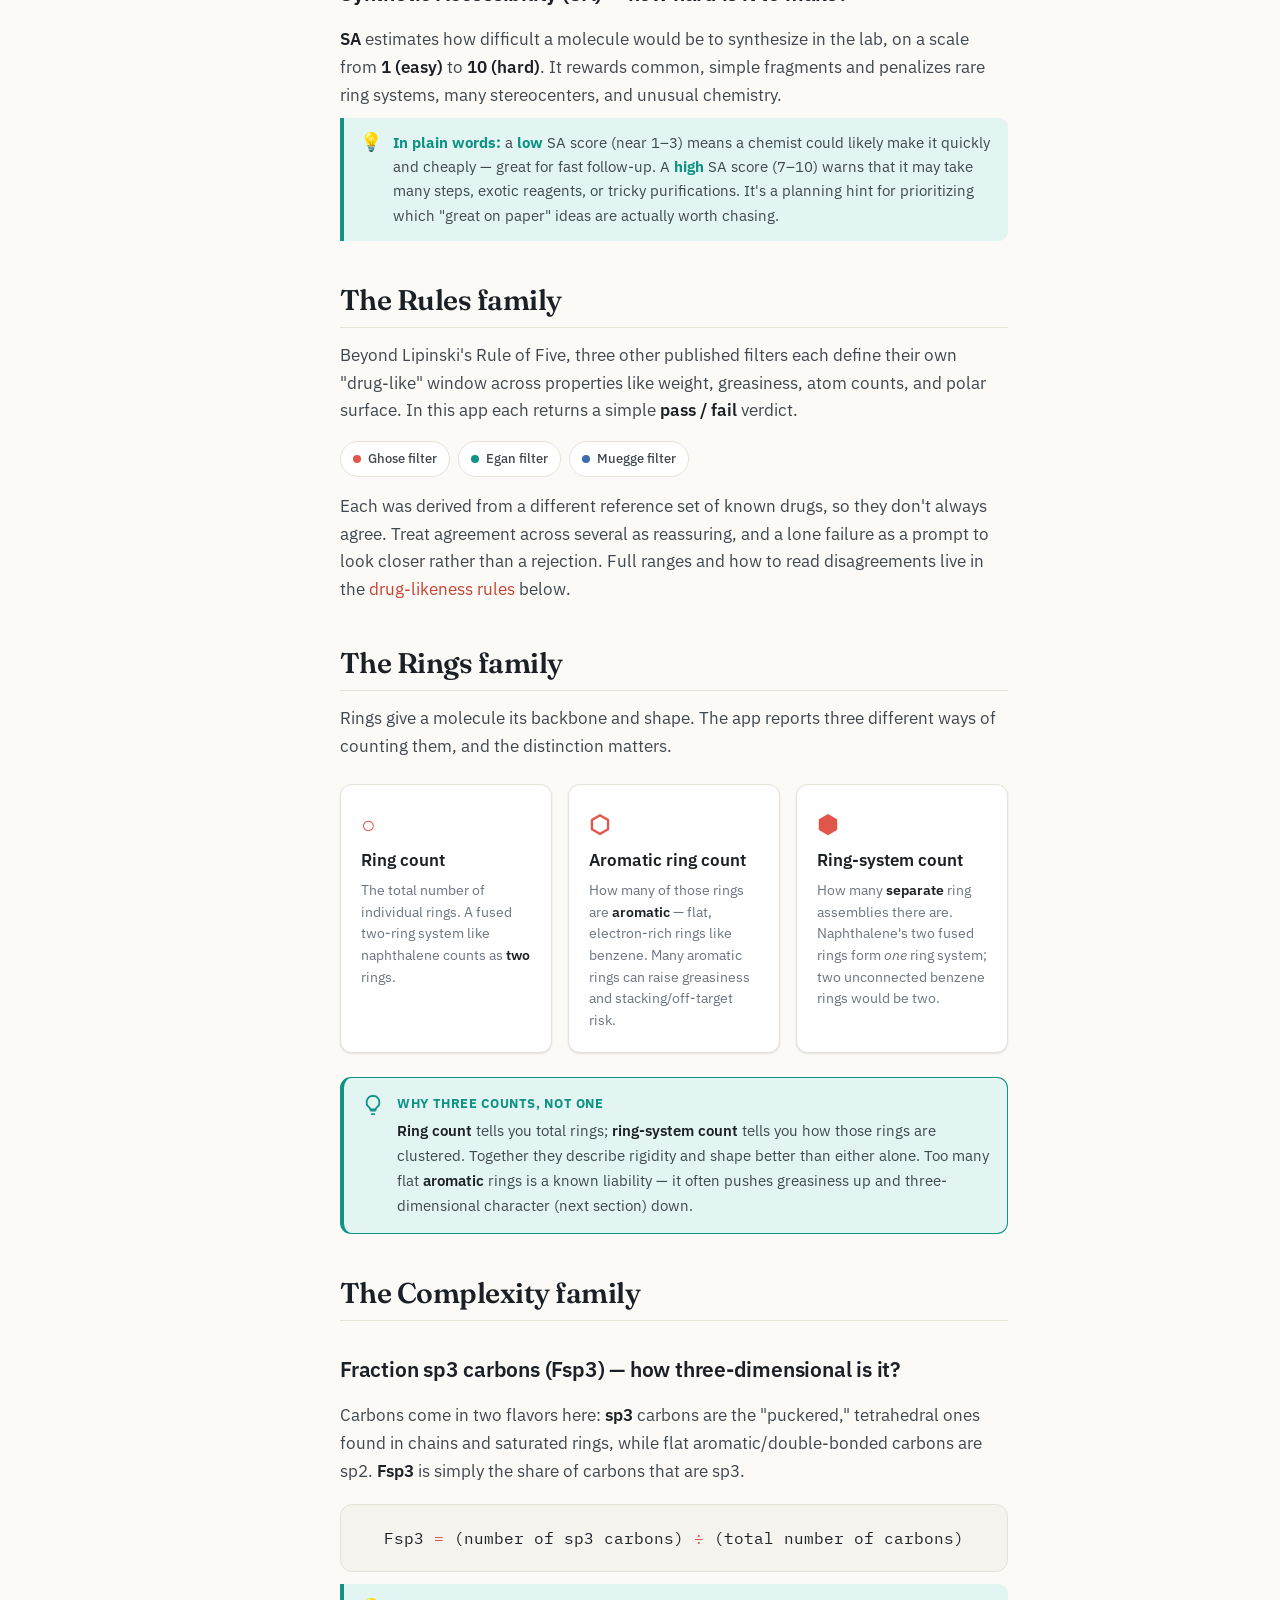
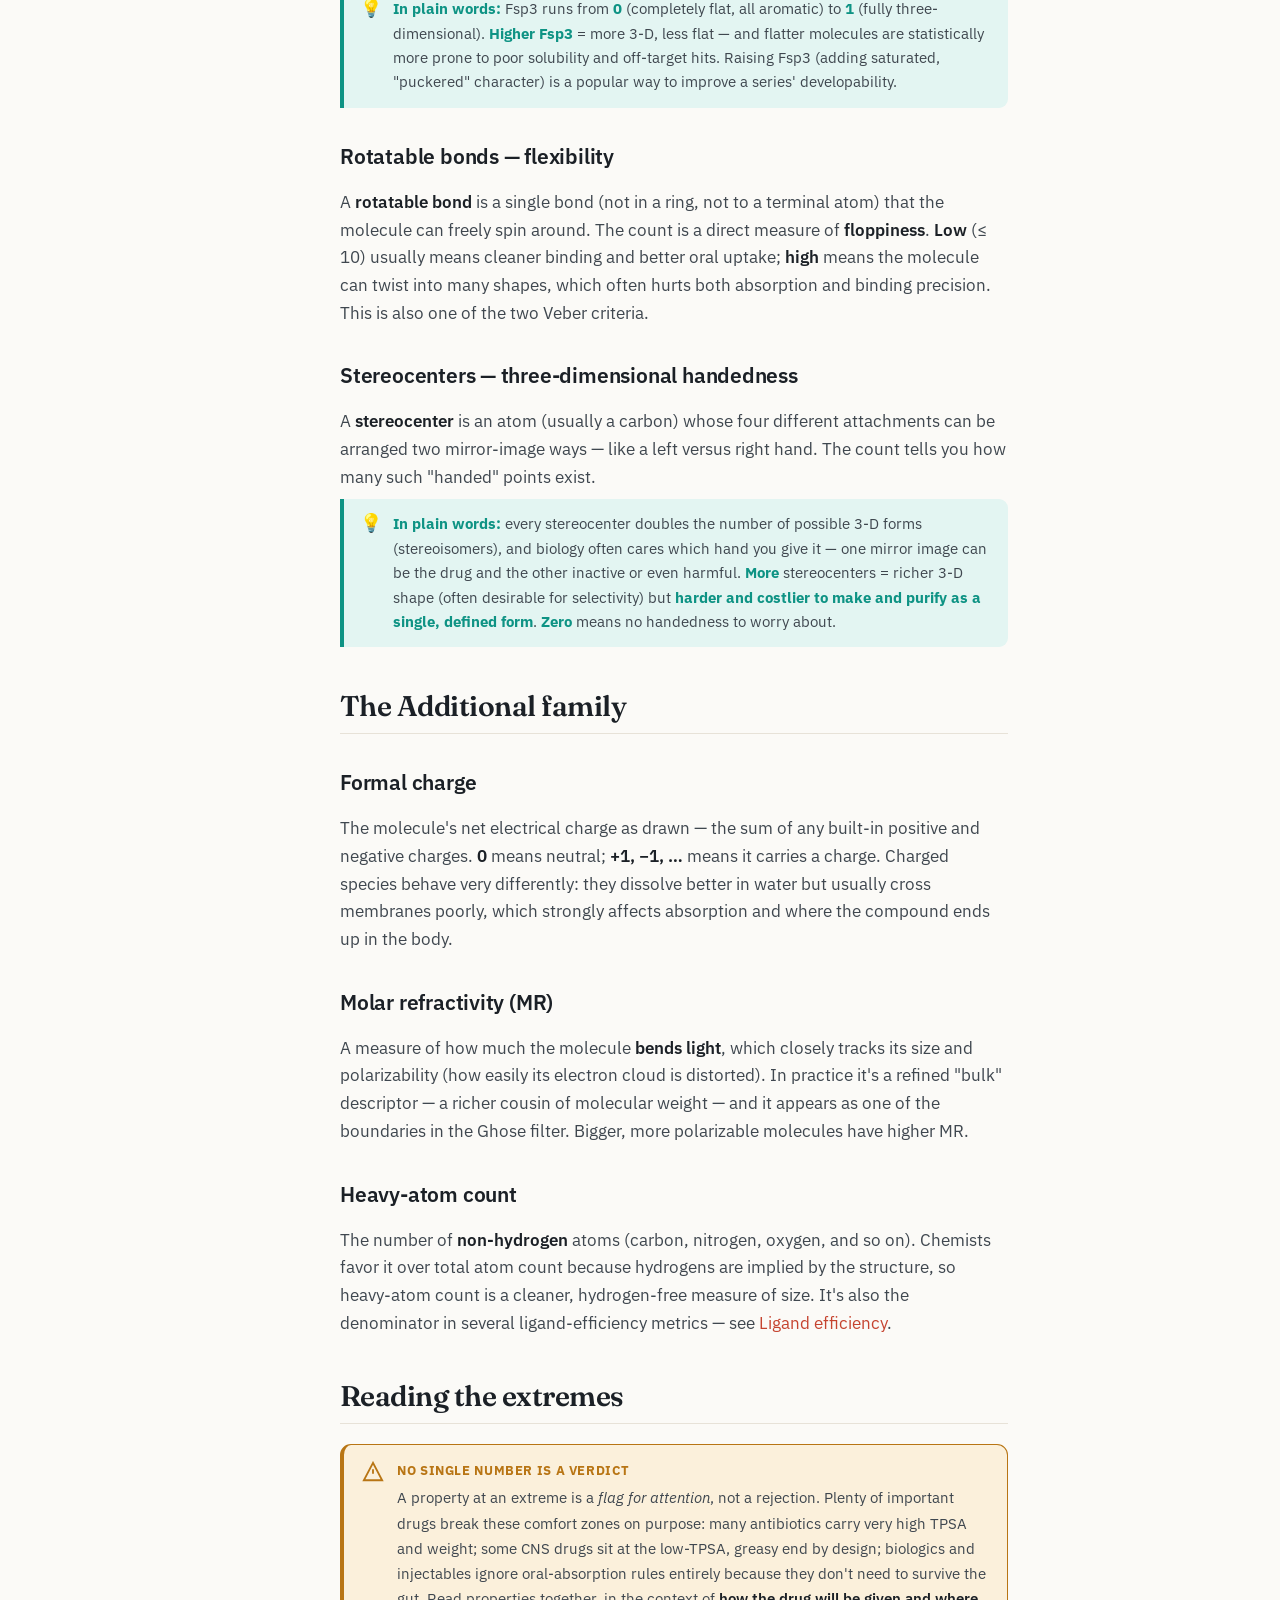
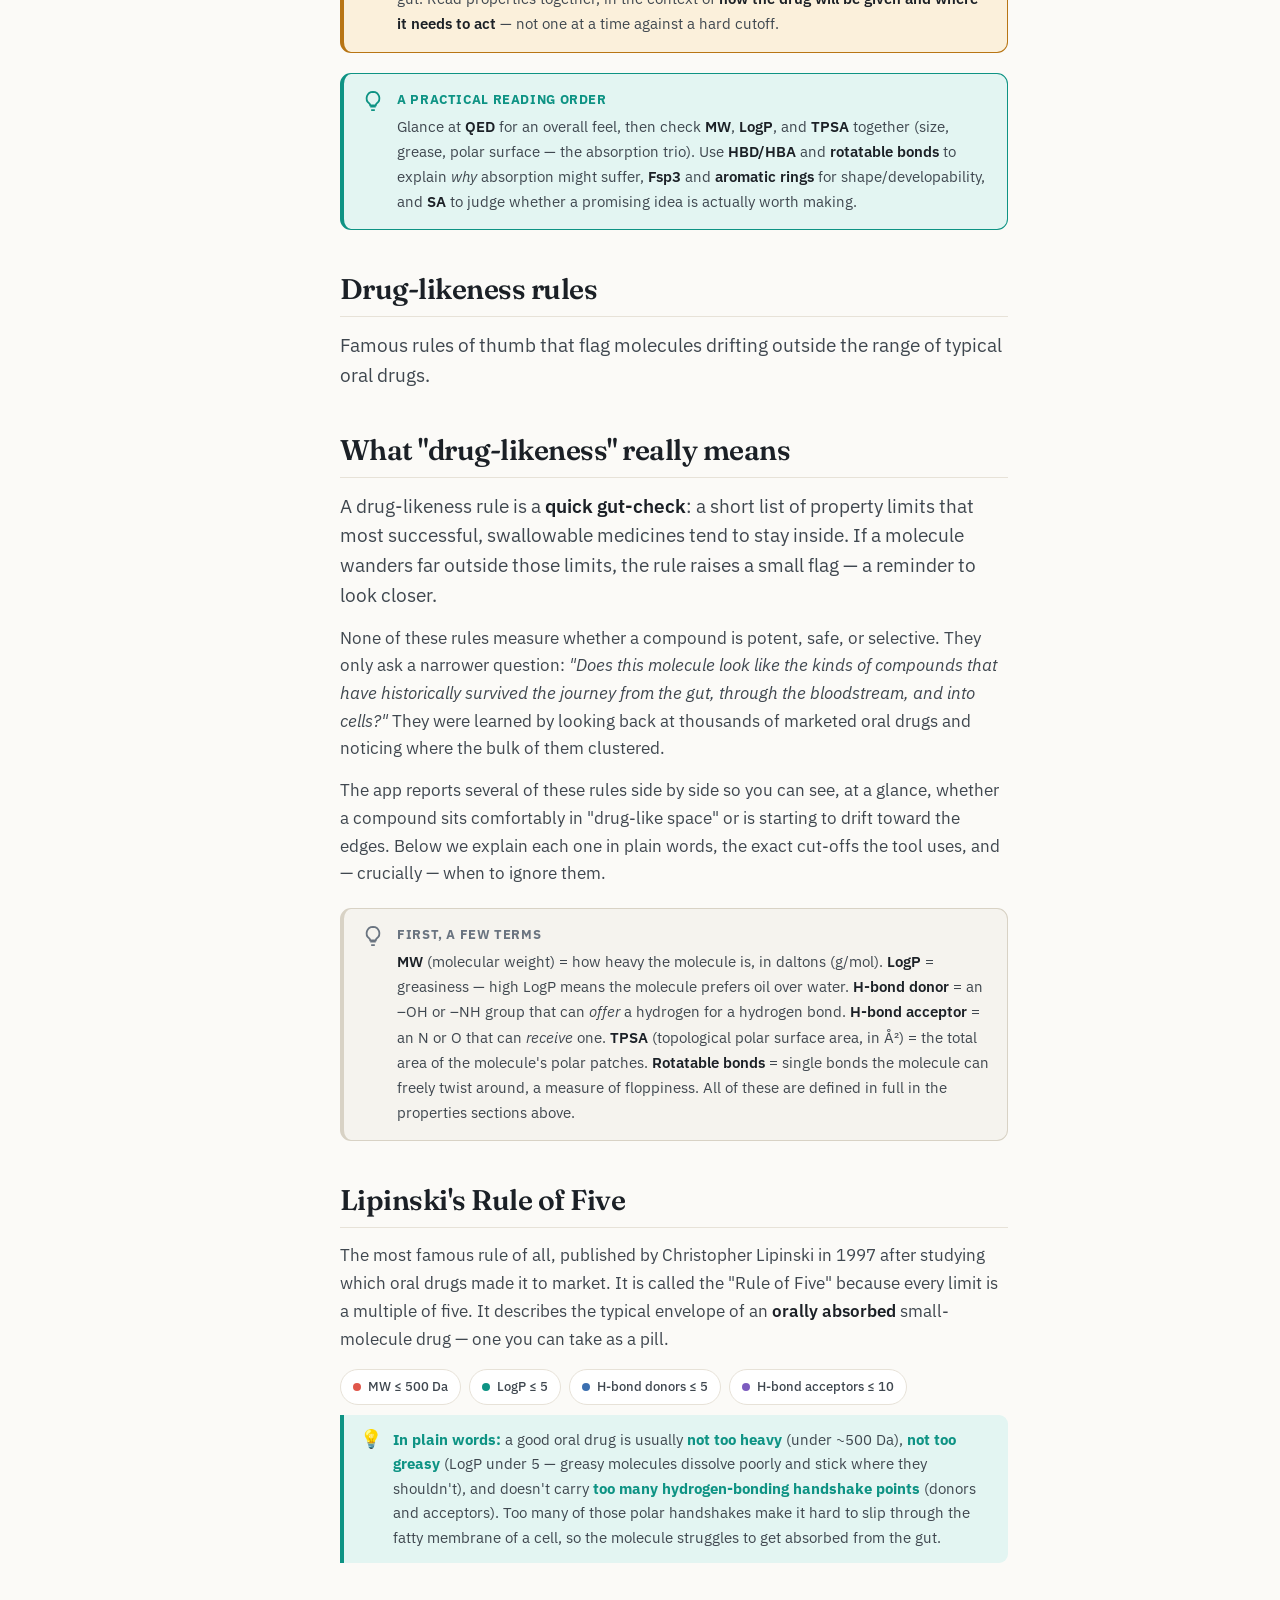
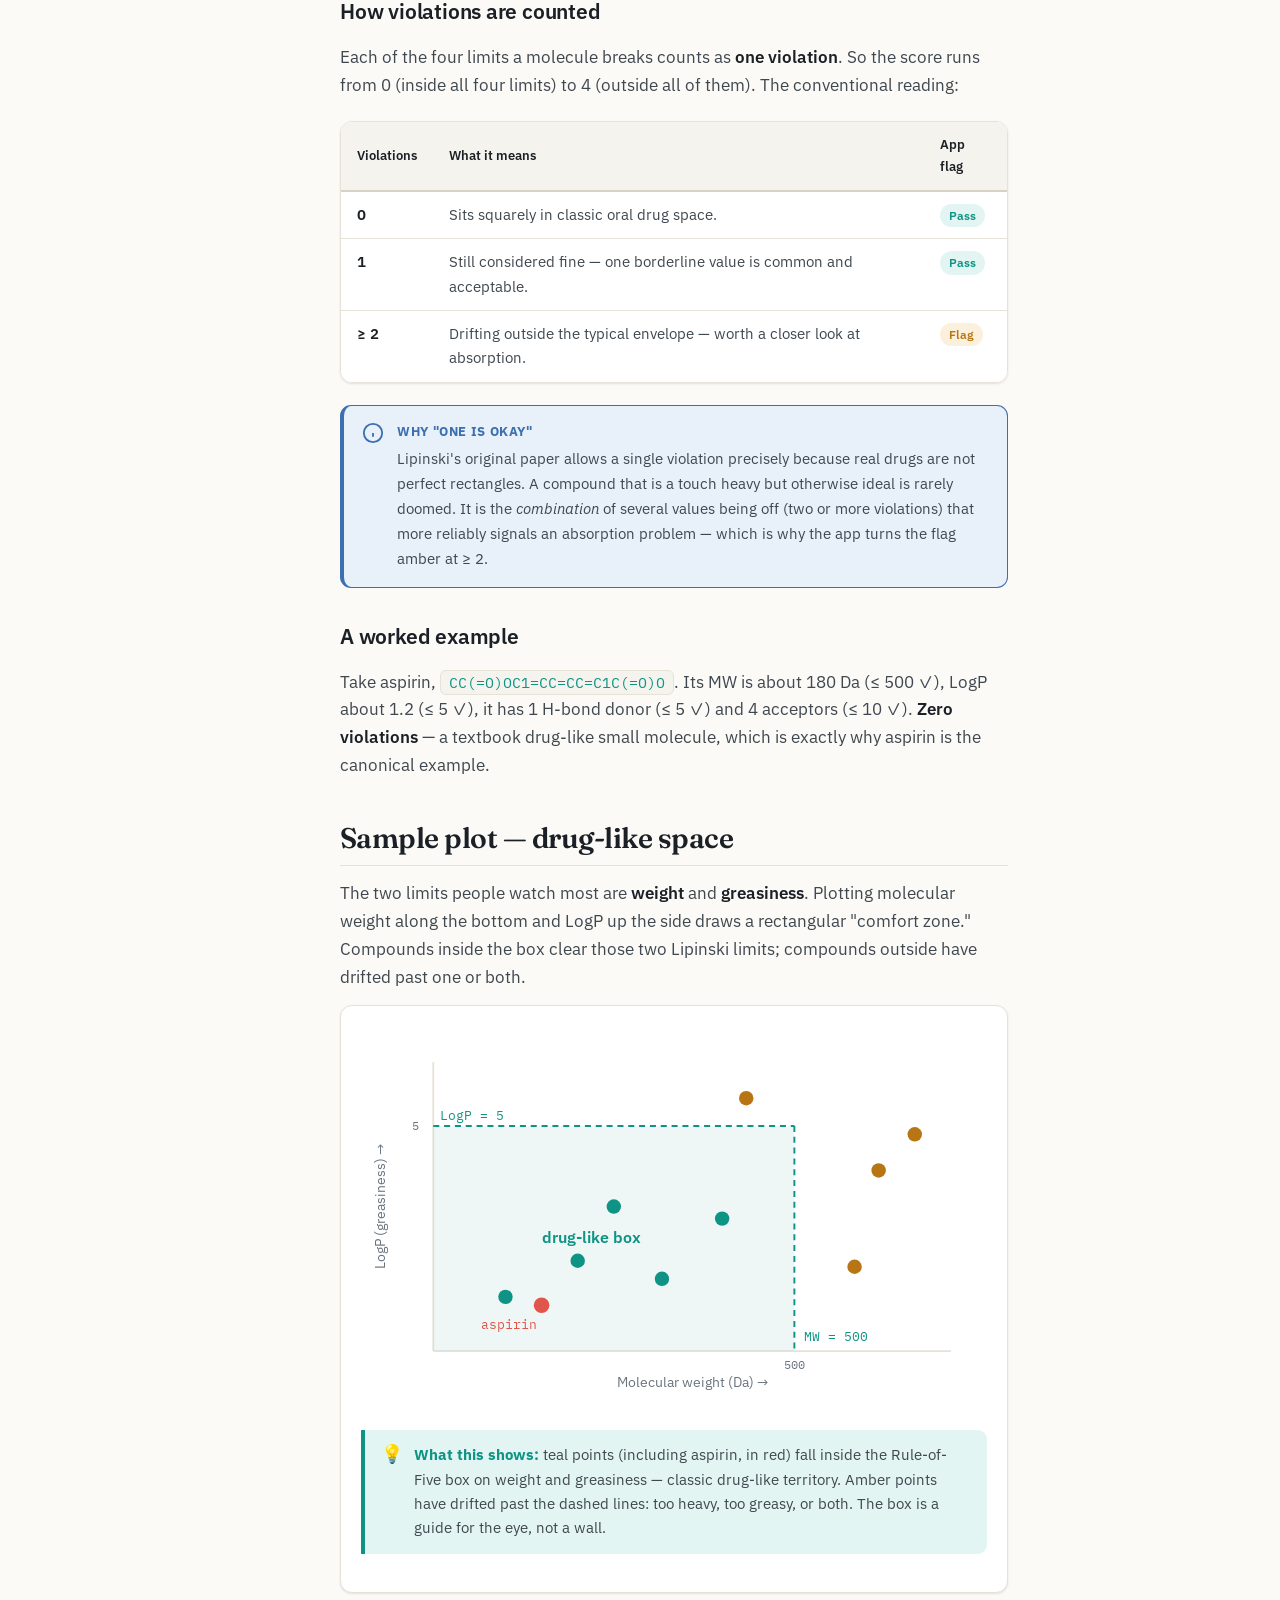
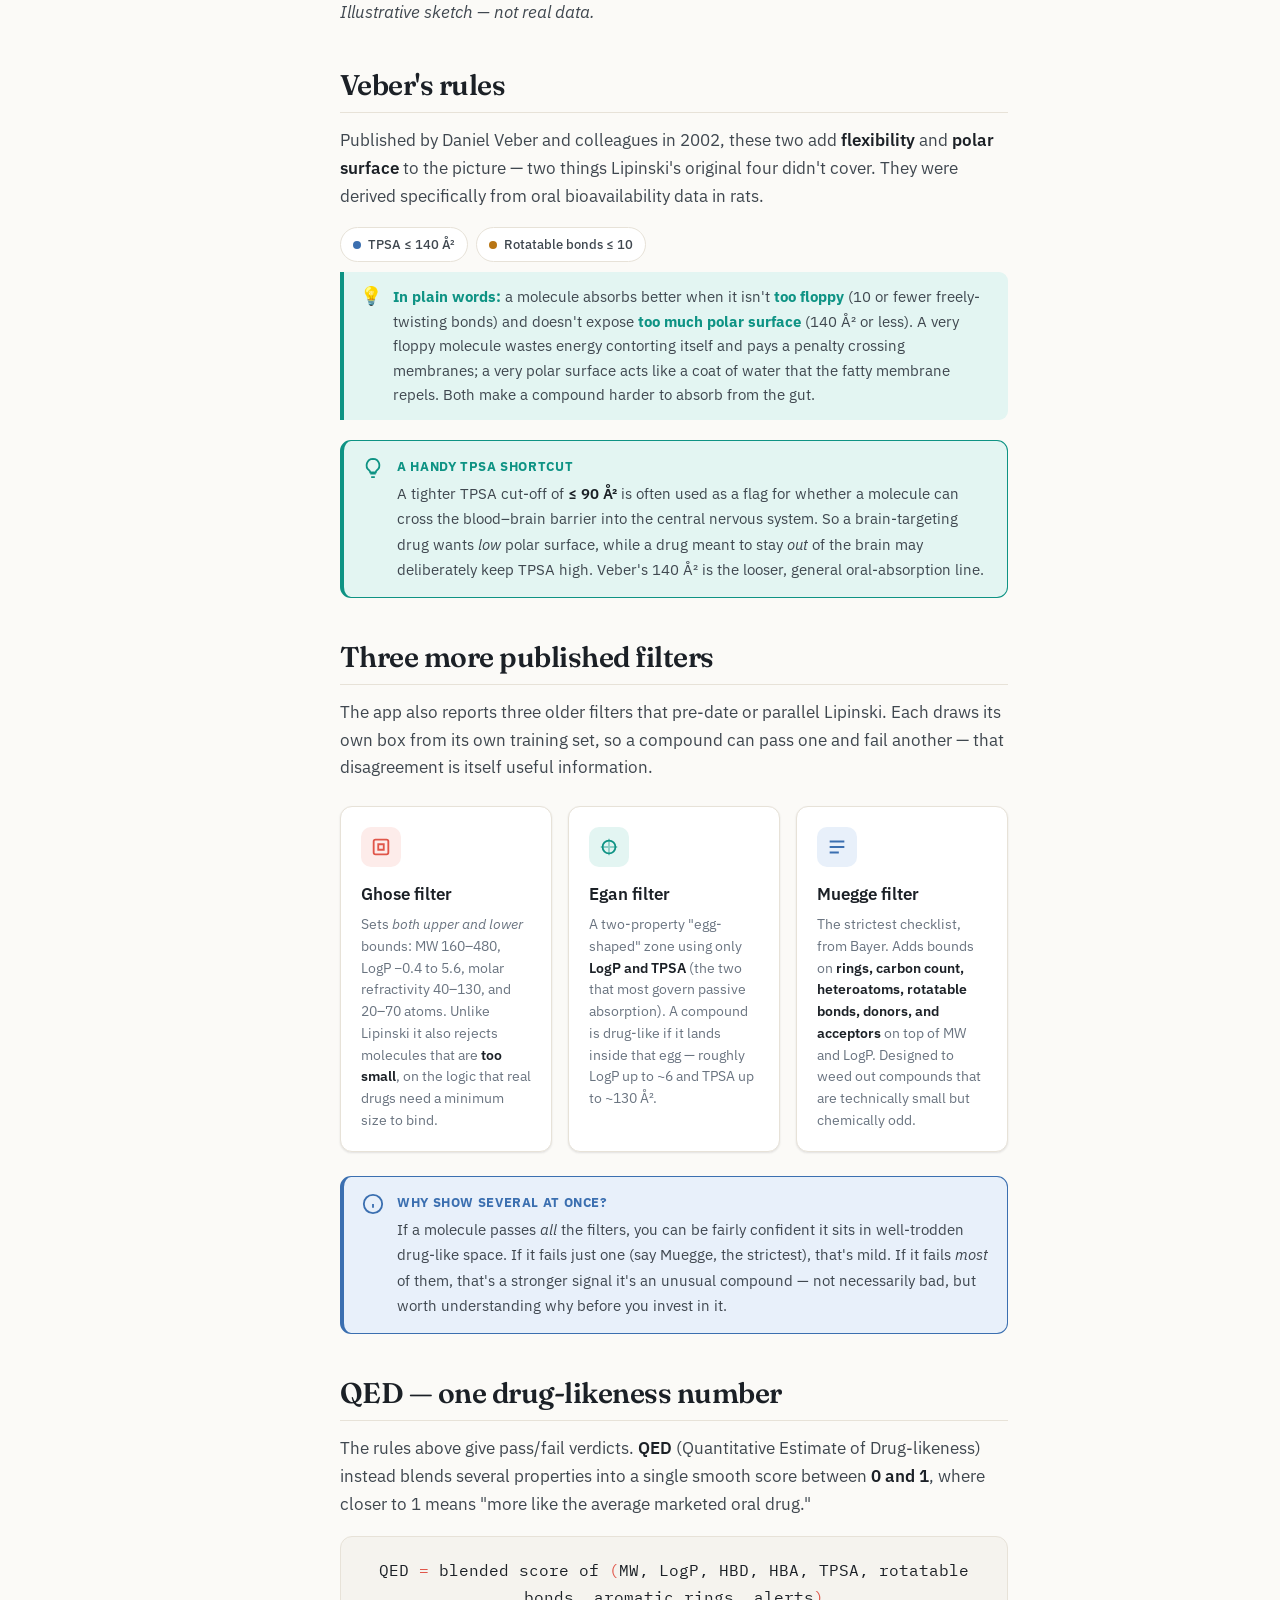
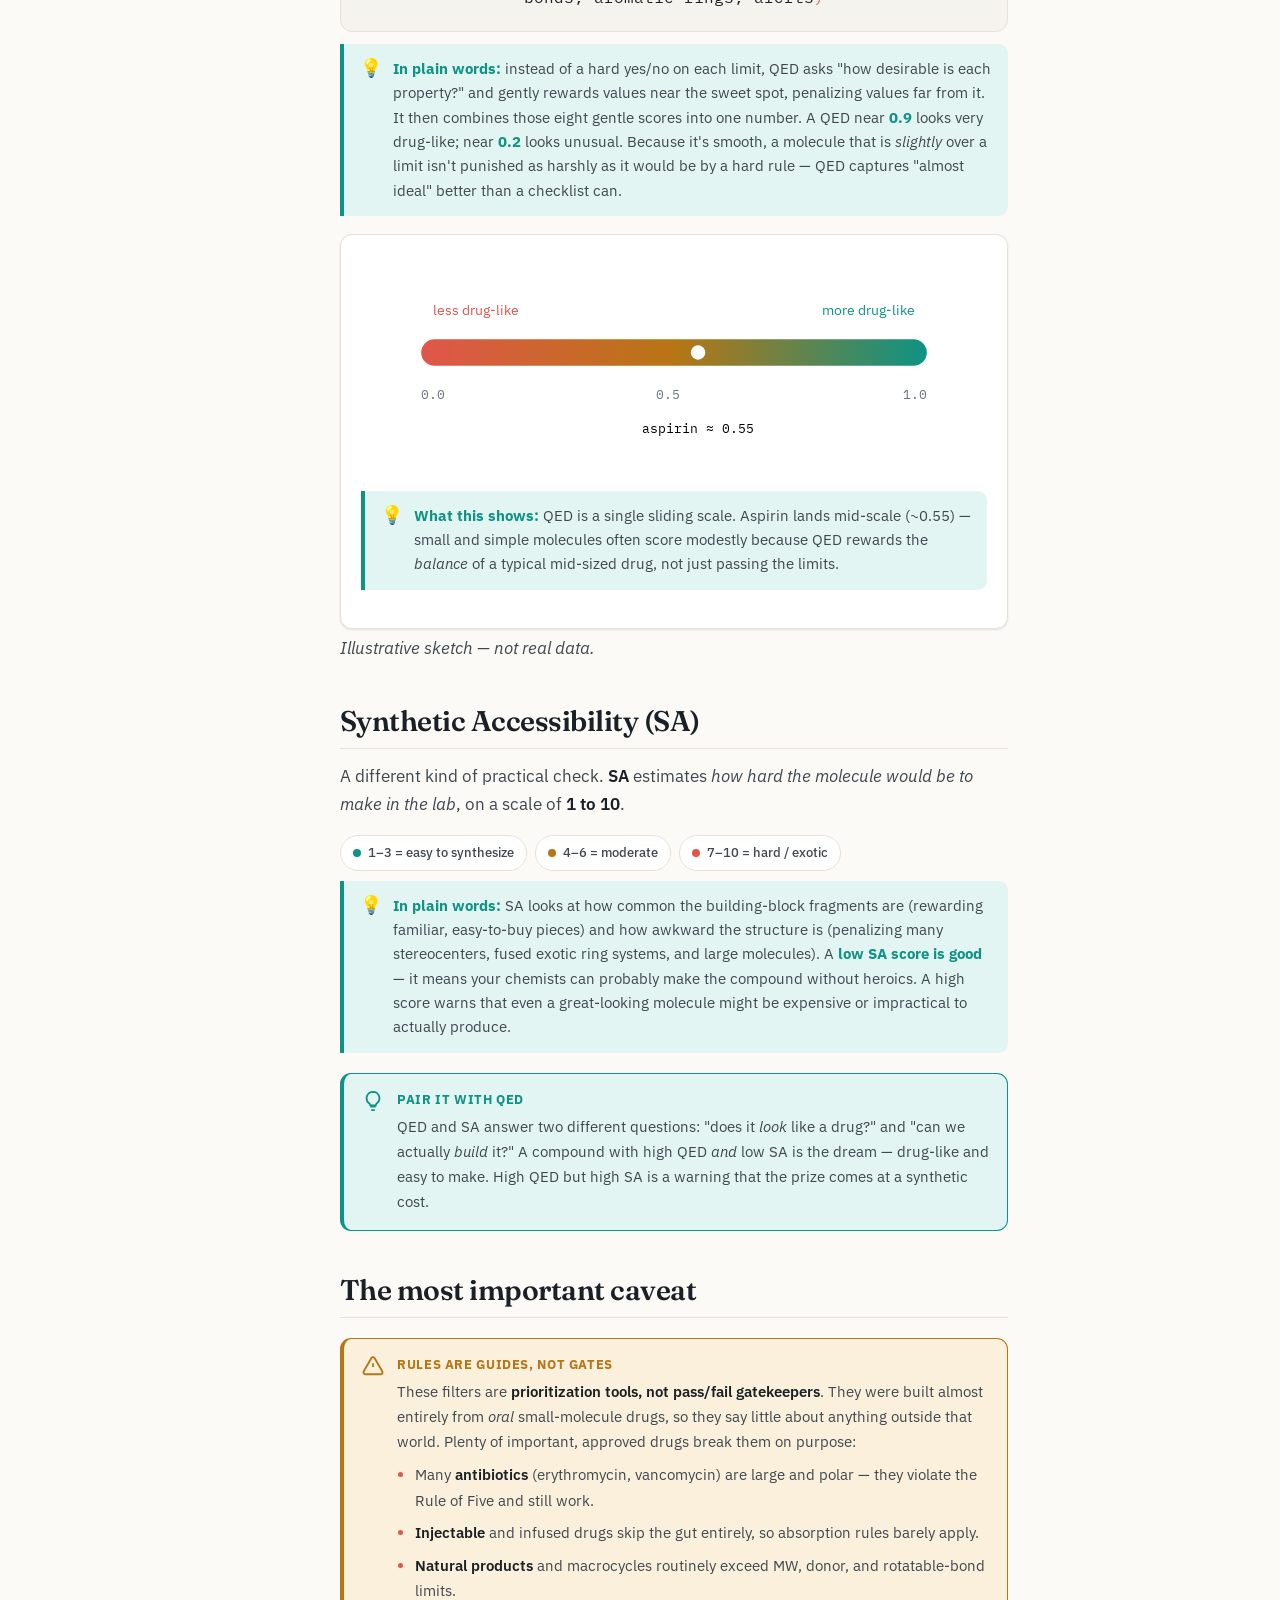
<file: properties.html>
<!DOCTYPE html>
<html lang="en" data-theme="light">
<head>
<meta charset="UTF-8" />
<meta name="viewport" content="width=device-width, initial-scale=1.0" />
<title>Molecular properties · Molecular Properties Calculator Docs</title>
<meta name="description" content="The 28 properties the calculator reports, in seven plain-English families." />
<link rel="preconnect" href="https://fonts.googleapis.com">
<link rel="preconnect" href="https://fonts.gstatic.com" crossorigin>
<link href="https://fonts.googleapis.com/css2?family=Fraunces:opsz,wght@9..144,400;9..144,500;9..144,600;9..144,700&family=IBM+Plex+Sans:wght@400;500;600;700&family=IBM+Plex+Mono:wght@400;500;600&display=swap" rel="stylesheet">
<link rel="stylesheet" href="assets/styles.css">
</head>
<body data-page="properties">
<div class="progress" id="progress"></div>

<nav class="navbar">
  <button class="icon-btn menu-btn" id="menuBtn" aria-label="Menu"><svg width="18" height="18" viewBox="0 0 24 24" fill="none" stroke="currentColor" stroke-width="2"><path d="M3 6h18M3 12h18M3 18h18"/></svg></button>
  <a href="index.html" class="brand">
    <svg class="logo" viewBox="0 0 40 40" fill="none"><circle cx="20" cy="11" r="5" fill="#e0564a"/><circle cx="10" cy="28" r="5" fill="#0e9384"/><circle cx="30" cy="28" r="5" fill="#3b6fb0"/><line x1="20" y1="11" x2="10" y2="28" stroke="#9aa3ad" stroke-width="2.2"/><line x1="20" y1="11" x2="30" y2="28" stroke="#9aa3ad" stroke-width="2.2"/><line x1="10" y1="28" x2="30" y2="28" stroke="#9aa3ad" stroke-width="2.2"/></svg>
    <span class="full">Molecular Properties Calculator</span><span class="tag">Docs</span>
  </a>
  <div class="nav-spacer"></div>
  <a href="reference.html" class="nav-link hide-sm">Reference</a>
  <a href="https://molecular-properties-calculator-2.streamlit.app/" target="_blank" rel="noopener" class="nav-cta">Open the App ↗</a>
  <button class="icon-btn" id="themeBtn" aria-label="Toggle theme">
    <svg id="sunIcon" width="18" height="18" viewBox="0 0 24 24" fill="none" stroke="currentColor" stroke-width="2"><circle cx="12" cy="12" r="4"/><path d="M12 2v2M12 20v2M4.9 4.9l1.4 1.4M17.7 17.7l1.4 1.4M2 12h2M20 12h2M4.9 19.1l1.4-1.4M17.7 6.3l1.4-1.4"/></svg>
    <svg id="moonIcon" width="18" height="18" viewBox="0 0 24 24" fill="none" stroke="currentColor" stroke-width="2" style="display:none"><path d="M21 12.8A9 9 0 1 1 11.2 3a7 7 0 0 0 9.8 9.8z"/></svg>
  </button>
</nav>

<div class="scrim" id="scrim"></div>

<div class="layout">
  <aside class="sidebar" id="sidebar">
  <div class="side-group"><h4>Start Here</h4>
    <a class="side-link" data-page="home" href="index.html">Introduction</a>
    <a class="side-link" data-page="getting-started" href="getting-started.html">Getting started</a>
  </div>
  <div class="side-group"><h4>Working with your data</h4>
    <a class="side-link" data-page="batch" href="batch.html">Batch processing</a>
    <a class="side-link" data-page="visualization" href="visualization.html">Visualization &amp; charts</a>
    <a class="side-link" data-page="custom-calculations" href="custom-calculations.html">Custom calculations</a>
  </div>
  <div class="side-group"><h4>Understanding the results</h4>
    <a class="side-link" data-page="properties" href="properties.html">Properties &amp; drug-likeness</a>
    <a class="side-link" data-page="ligand-efficiency" href="ligand-efficiency.html">Ligand efficiency</a>
    <a class="side-link" data-page="interference" href="interference.html">Interference flags</a>
  </div>
  <div class="side-group"><h4>Deeper analysis</h4>
    <a class="side-link" data-page="regression" href="regression.html">3D regression</a>
    <a class="side-link" data-page="gmm" href="gmm.html">Grouping (GMM)</a>
  </div>
  <div class="side-group"><h4>Reference</h4>
    <a class="side-link" data-page="reference" href="reference.html">FAQ &amp; glossary</a>
  </div>
</aside>

  <div class="main-wrap">
    <main class="content">

      <div class="page-head">
        <div class="breadcrumb"><a href="index.html">Docs</a><span class="sep">/</span><span>Understanding the results</span><span class="sep">/</span><span>Properties &amp; drug-likeness</span></div>
        <div class="eyebrow">THE NUMBERS</div>
        <h1>Molecular properties &amp; drug-likeness</h1>
        <p class="lead">The 28 properties the app computes, grouped into seven families — and the famous drug-likeness rules that judge whether a compound sits in typical oral-drug space.</p>
      </div>

      <section>
        <h2>What a "property" is here</h2>
        <p>A <strong>molecular property</strong> is a single number (or short label) that describes one trait of a molecule — its weight, its greasiness, how many places it can form a hydrogen bond, and so on. None of these requires any lab work: they are all calculated straight from the structure you type or upload. The app reports <strong>28 of them</strong>, and to keep things tidy it sorts them into <strong>seven families</strong> (called "groups" in the app's menu).</p>
        <p>Two quick conventions used throughout this page:</p>
        <div class="badge-row">
          <span class="chip"><span class="dot" style="background:var(--brand)"></span>"High" / "Low" = the practical direction for a drug</span>
          <span class="chip"><span class="dot" style="background:var(--teal)"></span>Å² = square ångströms, a tiny area unit</span>
          <span class="chip"><span class="dot" style="background:var(--blue)"></span>g/mol = the unit of molecular weight</span>
        </div>
        <div class="adm adm-info"><svg class="ai" viewBox="0 0 24 24" fill="none" stroke="currentColor" stroke-width="2"><circle cx="12" cy="12" r="10"/><path d="M12 16v-4M12 8h.01"/></svg>
          <div><div class="at">Where these come from</div><p>Every value is computed from the structure using the open-source cheminformatics toolkit RDKit (the same engine many pharma pipelines use), so the numbers match what you would get in KNIME, Pipeline Pilot, or a typical in-house script. The app simply gathers them in one place with plain-English explanations.</p></div></div>
      </section>

      <section>
        <h2>The six you'll look at most</h2>
        <p>If you only ever read a handful of numbers, these are the ones medicinal chemists reach for first. Each card says what the number means in plain words and what high or low values imply for a drug candidate.</p>
        <div class="grid cols-3">
          <div class="card"><div class="ci" style="background:var(--brand-tint)"><svg width="22" height="22" viewBox="0 0 24 24" fill="none" stroke="#e0564a" stroke-width="2"><path d="M12 3v18"/><path d="M5 8l7-5 7 5"/><circle cx="12" cy="16" r="3"/></svg></div>
            <h4>Molecular Weight (MW)</h4><p>How heavy the molecule is, in g/mol — a proxy for size. <b>Low–moderate</b> (≤ 500) is easier to absorb by mouth; <b>high</b> tends to absorb poorly and clear quickly.</p></div>
          <div class="card"><div class="ci" style="background:var(--teal-tint)"><svg width="22" height="22" viewBox="0 0 24 24" fill="none" stroke="#0e9384" stroke-width="2"><path d="M12 2C8 7 6 10 6 14a6 6 0 0 0 12 0c0-4-2-7-6-12z"/></svg></div>
            <h4>LogP (greasiness)</h4><p>Grease-vs-water balance. <b>High</b> = greasy (good at crossing membranes but risks poor solubility &amp; off-target stickiness); <b>low/negative</b> = water-loving (dissolves well but may not get through a membrane).</p></div>
          <div class="card"><div class="ci" style="background:var(--blue-tint)"><svg width="22" height="22" viewBox="0 0 24 24" fill="none" stroke="#3b6fb0" stroke-width="2"><path d="M4 20a8 8 0 0 1 16 0z"/><path d="M12 4v8"/><circle cx="12" cy="12" r="1.4"/></svg></div>
            <h4>TPSA</h4><p>Topological Polar Surface Area — the total "polar" patch on the surface, in Å². <b>High</b> (&gt; 140) struggles to cross the gut wall or the brain barrier; <b>low</b> crosses membranes easily (sometimes <em>too</em> easily into the brain).</p></div>
          <div class="card"><div class="ci" style="background:var(--violet-tint)"><svg width="22" height="22" viewBox="0 0 24 24" fill="none" stroke="#7c5cbf" stroke-width="2"><circle cx="7" cy="8" r="2.5"/><circle cx="17" cy="8" r="2.5"/><path d="M9.5 8h5M7 10.5v4M17 10.5v4"/></svg></div>
            <h4>H-bond Donors &amp; Acceptors</h4><p>The "handshake points" that grip a target (and water). <b>Few</b> = crosses membranes more easily; <b>many</b> = stronger water/target binding but poorer absorption.</p></div>
          <div class="card"><div class="ci" style="background:var(--amber-tint)"><svg width="22" height="22" viewBox="0 0 24 24" fill="none" stroke="#b87514" stroke-width="2"><path d="M4 12h4l2-5 4 10 2-5h4"/></svg></div>
            <h4>Rotatable Bonds</h4><p>How "floppy" the molecule is — its flexibility. <b>Low</b> (≤ 10) tends to bind cleanly and absorb well; <b>high</b> can wiggle into many shapes, often hurting oral uptake and binding precision.</p></div>
          <div class="card"><div class="ci" style="background:var(--brand-tint)"><svg width="22" height="22" viewBox="0 0 24 24" fill="none" stroke="#e0564a" stroke-width="2"><circle cx="12" cy="12" r="9"/><path d="M8 14a4 4 0 0 0 8 0"/><path d="M9 9h.01M15 9h.01"/></svg></div>
            <h4>QED</h4><p>A single drug-likeness score from <b>0 to 1</b> blending several traits. <b>Closer to 1</b> = more drug-like overall; <b>near 0</b> = far from typical oral drugs. A quick one-glance verdict.</p></div>
        </div>
      </section>

      <section>
        <h2>The seven families at a glance</h2>
        <p>Inside the app the 28 properties are organized into these seven groups. The table shows what each family covers; the <span class="pill pill-teal">tags</span> name the individual properties inside it.</p>
        <div class="table-wrap">
          <table>
            <thead><tr><th>Family</th><th>What it's about</th><th>Properties inside</th></tr></thead>
            <tbody>
              <tr>
                <td><strong>Basic</strong></td>
                <td>The fundamental "vital statistics" of any structure — size, greasiness, polarity, and what it's made of.</td>
                <td><span class="pill pill-blue">Molecular Weight</span> <span class="pill pill-blue">Exact Mass</span> <span class="pill pill-blue">LogP</span> <span class="pill pill-blue">TPSA</span> <span class="pill pill-blue">Atom Count</span> <span class="pill pill-blue">Bond Count</span> <span class="pill pill-blue">Molecular Formula</span></td>
              </tr>
              <tr>
                <td><strong>Lipinski</strong></td>
                <td>The four ingredients of the famous "Rule of Five" oral-drug checklist (covered in depth in the drug-likeness rules below).</td>
                <td><span class="pill pill-teal">H-bond Donors</span> <span class="pill pill-teal">H-bond Acceptors</span> <span class="pill pill-teal">MW</span> <span class="pill pill-teal">LogP</span></td>
              </tr>
              <tr>
                <td><strong>Drug-likeness</strong></td>
                <td>Roll-up scores that judge how "drug-like" and how makeable a compound is.</td>
                <td><span class="pill pill-violet">Lipinski violations</span> <span class="pill pill-violet">Veber criteria</span> <span class="pill pill-violet">QED</span> <span class="pill pill-violet">Synthetic Accessibility</span></td>
              </tr>
              <tr>
                <td><strong>Rules</strong></td>
                <td>Three additional published "is-it-drug-like?" filters, each a pass/fail with its own ranges.</td>
                <td><span class="pill pill-amber">Ghose filter</span> <span class="pill pill-amber">Egan filter</span> <span class="pill pill-amber">Muegge filter</span></td>
              </tr>
              <tr>
                <td><strong>Rings</strong></td>
                <td>How much ring structure the molecule carries — a strong influence on rigidity and shape.</td>
                <td><span class="pill pill-red">Ring count</span> <span class="pill pill-red">Aromatic ring count</span> <span class="pill pill-red">Ring-system count</span></td>
              </tr>
              <tr>
                <td><strong>Complexity</strong></td>
                <td>Measures of three-dimensional character and flexibility — how flat or how floppy the molecule is.</td>
                <td><span class="pill pill-teal">Fraction sp3 carbons (Fsp3)</span> <span class="pill pill-teal">Rotatable bonds</span> <span class="pill pill-teal">Stereocenters</span></td>
              </tr>
              <tr>
                <td><strong>Additional</strong></td>
                <td>Useful extras: net charge, light-bending bulk, and a clean count of non-hydrogen atoms.</td>
                <td><span class="pill pill-blue">Formal charge</span> <span class="pill pill-blue">Molar refractivity</span> <span class="pill pill-blue">Heavy-atom count</span></td>
              </tr>
            </tbody>
          </table>
        </div>
        <div class="adm adm-note"><svg class="ai" viewBox="0 0 24 24" fill="none" stroke="currentColor" stroke-width="2"><path d="M4 4h16v16H4z"/><path d="M8 9h8M8 13h6"/></svg>
          <div><div class="at">Why MW and LogP appear twice</div><p>Molecular Weight and LogP show up in both the <strong>Basic</strong> and <strong>Lipinski</strong> families. That's intentional — they are core descriptors <em>and</em> two of the four Rule-of-Five ingredients. It's the same value, just grouped where it's useful.</p></div></div>
      </section>

      <section>
        <h2>The Basic family in plain words</h2>

        <h3>Molecular Weight (MW)</h3>
        <p>The combined weight of every atom, in grams per mole (g/mol). It's the simplest stand-in for "how big is this molecule." <strong>Low–moderate MW</strong> (roughly ≤ 500) is generally easier for the body to absorb and move around; <strong>high MW</strong> often means poor oral absorption and faster clearance. Aspirin (<span class="smiles">CC(=O)OC1=CC=CC=C1C(=O)O</span>) weighs about 180 g/mol — comfortably small.</p>

        <h3>Exact Mass (monoisotopic mass)</h3>
        <p>The mass calculated using the <em>single most common isotope</em> of each element (for example carbon-12 exactly, not the average carbon). MW uses average atomic weights; <strong>Exact Mass</strong> is the precise number a high-resolution mass spectrometer expects to see. <strong>Use it to match or confirm a peak in a mass spec readout</strong>; use MW for size/Rule-of-Five thinking. There is no "good" or "bad" direction — it's an identity number.</p>

        <h3>Molecular Formula</h3>
        <p>The plain element tally, like C₉H₈O₄ for aspirin — how many carbons, hydrogens, oxygens, and so on. It's not a score; it's a <strong>quick sanity check</strong> that the structure you entered is the one you meant, and a handy label when comparing isomers (same formula, different arrangement).</p>

        <h3>LogP — grease vs water-loving</h3>
        <p><strong>LogP</strong> measures how a molecule splits itself between oil and water. Technically it's the logarithm of the partition coefficient — the ratio of how much sits in an oily layer (octanol) versus a water layer.</p>
        <div class="formula">LogP <span class="op">=</span> log<sub>10</sub> ( concentration in oil <span class="op">÷</span> concentration in water )</div>
        <div class="plain"><span class="pi">💡</span><div><b>In plain words:</b> a higher LogP means the molecule prefers grease over water. Around <b>0</b> it's evenly balanced; <b>+3 to +5</b> is quite greasy; <b>negative</b> is strongly water-loving. Greasy compounds slip through fatty cell membranes more easily but tend to dissolve poorly and stick to off-target proteins; water-loving compounds dissolve nicely but may never cross a membrane to reach the target. The sweet spot for many oral drugs is roughly LogP 1–3.</div></div>

        <h3>TPSA — polar surface, the membrane gatekeeper</h3>
        <p><strong>TPSA</strong> (Topological Polar Surface Area) adds up the surface area belonging to polar atoms — mainly oxygen and nitrogen and the hydrogens attached to them — reported in square ångströms (Å²). It is one of the best simple predictors of whether a molecule can <strong>cross biological barriers</strong>.</p>
        <div class="plain"><span class="pi">💡</span><div><b>In plain words:</b> think of TPSA as how much of the molecule's "skin" is sticky and water-grabbing. The more sticky surface, the harder it is to slip through a greasy membrane. Rough guides chemists use: <b>TPSA ≤ 140 Å²</b> for decent gut absorption (oral uptake), and <b>TPSA ≤ ~90 Å²</b> if you want it to reach the brain (cross the blood–brain barrier). A <b>low</b> TPSA crosses easily — which is good for a brain drug but a liability if you're trying to <em>keep</em> a compound out of the brain.</div></div>

        <h3>Atom Count &amp; Bond Count</h3>
        <p>Straightforward tallies of how many atoms and how many bonds make up the molecule (including hydrogens by default). They're rarely a decision-maker on their own, but they give a feel for raw size and connectivity and feed into other measures. Bigger counts simply mean a bigger, more elaborate structure.</p>
      </section>

      <section>
        <h2>Sample plot · the LogP scale</h2>
        <p>Because LogP is the property newcomers ask about most, here is a sketch of where common reference points sit on the grease-vs-water axis. The further right, the greasier; the further left, the more it loves water.</p>
        <div class="card" style="padding:18px">
          <svg viewBox="0 0 760 230" width="100%" role="img" aria-label="A horizontal LogP scale running from water-loving on the left to greasy on the right, with example compounds and the typical oral-drug sweet spot marked.">
            <!-- panel background -->
            <rect x="0" y="0" width="760" height="230" fill="var(--surface)"/>
            <!-- sweet-spot band -->
            <rect x="380" y="40" width="160" height="120" fill="#0e9384" opacity="0.10"/>
            <text x="460" y="34" text-anchor="middle" font-family="IBM Plex Sans" font-size="12" fill="#0e9384">oral-drug sweet spot (~1–3)</text>
            <!-- axis line -->
            <line x1="60" y1="120" x2="700" y2="120" stroke="#9aa3ad" stroke-width="2"/>
            <!-- gradient ticks -->
            <line x1="60" y1="114" x2="60" y2="126" stroke="#9aa3ad" stroke-width="2"/>
            <line x1="220" y1="114" x2="220" y2="126" stroke="#9aa3ad" stroke-width="2"/>
            <line x1="380" y1="114" x2="380" y2="126" stroke="#9aa3ad" stroke-width="2"/>
            <line x1="540" y1="114" x2="540" y2="126" stroke="#9aa3ad" stroke-width="2"/>
            <line x1="700" y1="114" x2="700" y2="126" stroke="#9aa3ad" stroke-width="2"/>
            <text x="60"  y="146" text-anchor="middle" font-family="IBM Plex Mono" font-size="12" fill="var(--muted)">-2</text>
            <text x="220" y="146" text-anchor="middle" font-family="IBM Plex Mono" font-size="12" fill="var(--muted)">0</text>
            <text x="380" y="146" text-anchor="middle" font-family="IBM Plex Mono" font-size="12" fill="var(--muted)">2</text>
            <text x="540" y="146" text-anchor="middle" font-family="IBM Plex Mono" font-size="12" fill="var(--muted)">4</text>
            <text x="700" y="146" text-anchor="middle" font-family="IBM Plex Mono" font-size="12" fill="var(--muted)">6</text>
            <!-- end labels -->
            <text x="60"  y="200" text-anchor="start" font-family="IBM Plex Sans" font-size="13" fill="#3b6fb0">← water-loving (hydrophilic)</text>
            <text x="700" y="200" text-anchor="end" font-family="IBM Plex Sans" font-size="13" fill="#e0564a">greasy (lipophilic) →</text>
            <!-- example dots: paracetamol ~0.5, aspirin ~1.2, caffeine ~ -0.1, ibuprofen ~3.5, statin-ish ~5 -->
            <circle cx="180" cy="120" r="6" fill="#3b6fb0"/><text x="180" y="80" text-anchor="middle" font-family="IBM Plex Sans" font-size="11" fill="var(--muted)">caffeine</text><line x1="180" y1="86" x2="180" y2="113" stroke="#9aa3ad" stroke-width="1"/>
            <circle cx="290" cy="120" r="6" fill="#0e9384"/><text x="290" y="98" text-anchor="middle" font-family="IBM Plex Sans" font-size="11" fill="var(--muted)">aspirin</text><line x1="290" y1="104" x2="290" y2="113" stroke="#9aa3ad" stroke-width="1"/>
            <circle cx="460" cy="120" r="6" fill="#0e9384"/><text x="460" y="98" text-anchor="middle" font-family="IBM Plex Sans" font-size="11" fill="var(--muted)">ibuprofen</text><line x1="460" y1="104" x2="460" y2="113" stroke="#9aa3ad" stroke-width="1"/>
            <circle cx="620" cy="120" r="6" fill="#e0564a"/><text x="620" y="80" text-anchor="middle" font-family="IBM Plex Sans" font-size="11" fill="var(--muted)">very greasy</text><line x1="620" y1="86" x2="620" y2="113" stroke="#9aa3ad" stroke-width="1"/>
          </svg>
          <div class="plain" style="margin-top:10px"><span class="pi">💡</span><div><b>What this shows:</b> everyday drug molecules cluster in the LogP 0–4 band; the shaded teal zone (~1–3) is where oral compounds most often balance "crosses membranes" against "still dissolves." Positions are illustrative, not exact.</div></div>
        </div>
      </section>

      <section>
        <h2>The Lipinski family</h2>
        <p>These four are the raw ingredients of the Rule of Five. They're explained fully in the <a href="#drug-likeness-rules">drug-likeness rules</a> below; here is the plain meaning of the two that are unique to this family.</p>

        <h3>H-bond Donors (HBD) &amp; H-bond Acceptors (HBA) — the handshake points</h3>
        <p>A <strong>hydrogen bond</strong> is a gentle, reversible "handshake" between molecules. A <strong>donor</strong> offers a hydrogen (think –OH or –NH groups); an <strong>acceptor</strong> receives one (think the lone pairs on oxygen or nitrogen). Counting them tells you how many grip points the molecule has — both for clinging to its target and for clinging to surrounding water.</p>
        <div class="plain"><span class="pi">💡</span><div><b>In plain words:</b> more handshake points usually means stronger, more specific binding to a target — but also more attraction to water, which makes it harder to cross a greasy membrane. <b>Few</b> donors/acceptors = better membrane crossing; <b>many</b> = better binding/solubility but tougher absorption. The Rule of Five caps donors at <b>5</b> and acceptors at <b>10</b> for oral drugs.</div></div>
      </section>

      <section>
        <h2>The Drug-likeness family</h2>
        <p>This family contains roll-up verdicts rather than raw measurements. <strong>Lipinski violations</strong> and <strong>Veber criteria</strong> are pass/fail rule checks (detailed in the <a href="#drug-likeness-rules">drug-likeness rules</a> below). The two unique to this family are the scoring numbers below.</p>

        <h3>QED — one number for "drug-likeness"</h3>
        <p><strong>QED</strong> (Quantitative Estimate of Drug-likeness) bundles several properties — weight, greasiness, polar surface, hydrogen-bonding, rings, and alerts — into a single score between <strong>0 and 1</strong>.</p>
        <div class="formula">QED <span class="op">=</span> blended "desirability" of MW, LogP, TPSA, H-bonds, rings, … <span class="op">→</span> a single 0–1 value</div>
        <div class="plain"><span class="pi">💡</span><div><b>In plain words:</b> QED answers "how typical of a marketed oral drug is this?" in one glance. <b>Closer to 1</b> = it looks like a clean, drug-like molecule; <b>near 0</b> = it has features marketed drugs rarely show. It's a fast triage score, not a guarantee — treat it as a thermometer, not a verdict.</div></div>

        <h3>Synthetic Accessibility (SA) — how hard is it to make?</h3>
        <p><strong>SA</strong> estimates how difficult a molecule would be to synthesize in the lab, on a scale from <strong>1 (easy)</strong> to <strong>10 (hard)</strong>. It rewards common, simple fragments and penalizes rare ring systems, many stereocenters, and unusual chemistry.</p>
        <div class="plain"><span class="pi">💡</span><div><b>In plain words:</b> a <b>low</b> SA score (near 1–3) means a chemist could likely make it quickly and cheaply — great for fast follow-up. A <b>high</b> SA score (7–10) warns that it may take many steps, exotic reagents, or tricky purifications. It's a planning hint for prioritizing which "great on paper" ideas are actually worth chasing.</div></div>
      </section>

      <section>
        <h2>The Rules family</h2>
        <p>Beyond Lipinski's Rule of Five, three other published filters each define their own "drug-like" window across properties like weight, greasiness, atom counts, and polar surface. In this app each returns a simple <strong>pass / fail</strong> verdict.</p>
        <div class="badge-row">
          <span class="chip"><span class="dot" style="background:var(--brand)"></span>Ghose filter</span>
          <span class="chip"><span class="dot" style="background:var(--teal)"></span>Egan filter</span>
          <span class="chip"><span class="dot" style="background:var(--blue)"></span>Muegge filter</span>
        </div>
        <p>Each was derived from a different reference set of known drugs, so they don't always agree. Treat agreement across several as reassuring, and a lone failure as a prompt to look closer rather than a rejection. Full ranges and how to read disagreements live in the <a href="#drug-likeness-rules">drug-likeness rules</a> below.</p>
      </section>

      <section>
        <h2>The Rings family</h2>
        <p>Rings give a molecule its backbone and shape. The app reports three different ways of counting them, and the distinction matters.</p>
        <div class="grid cols-3">
          <div class="card"><div class="num">○</div><h4>Ring count</h4><p>The total number of individual rings. A fused two-ring system like naphthalene counts as <strong>two</strong> rings.</p></div>
          <div class="card"><div class="num">⬡</div><h4>Aromatic ring count</h4><p>How many of those rings are <strong>aromatic</strong> — flat, electron-rich rings like benzene. Many aromatic rings can raise greasiness and stacking/off-target risk.</p></div>
          <div class="card"><div class="num">⬢</div><h4>Ring-system count</h4><p>How many <strong>separate</strong> ring assemblies there are. Naphthalene's two fused rings form <em>one</em> ring system; two unconnected benzene rings would be two.</p></div>
        </div>
        <div class="adm adm-tip"><svg class="ai" viewBox="0 0 24 24" fill="none" stroke="currentColor" stroke-width="2"><path d="M9 18h6M10 22h4M12 2a7 7 0 0 0-4 12.7c.6.5 1 1.3 1 2.1h6c0-.8.4-1.6 1-2.1A7 7 0 0 0 12 2z"/></svg>
          <div><div class="at">Why three counts, not one</div><p><strong>Ring count</strong> tells you total rings; <strong>ring-system count</strong> tells you how those rings are clustered. Together they describe rigidity and shape better than either alone. Too many flat <strong>aromatic</strong> rings is a known liability — it often pushes greasiness up and three-dimensional character (next section) down.</p></div></div>
      </section>

      <section>
        <h2>The Complexity family</h2>

        <h3>Fraction sp3 carbons (Fsp3) — how three-dimensional is it?</h3>
        <p>Carbons come in two flavors here: <strong>sp3</strong> carbons are the "puckered," tetrahedral ones found in chains and saturated rings, while flat aromatic/double-bonded carbons are sp2. <strong>Fsp3</strong> is simply the share of carbons that are sp3.</p>
        <div class="formula">Fsp3 <span class="op">=</span> (number of sp3 carbons) <span class="op">÷</span> (total number of carbons)</div>
        <div class="plain"><span class="pi">💡</span><div><b>In plain words:</b> Fsp3 runs from <b>0</b> (completely flat, all aromatic) to <b>1</b> (fully three-dimensional). <b>Higher Fsp3</b> = more 3-D, less flat — and flatter molecules are statistically more prone to poor solubility and off-target hits. Raising Fsp3 (adding saturated, "puckered" character) is a popular way to improve a series' developability.</div></div>

        <h3>Rotatable bonds — flexibility</h3>
        <p>A <strong>rotatable bond</strong> is a single bond (not in a ring, not to a terminal atom) that the molecule can freely spin around. The count is a direct measure of <strong>floppiness</strong>. <strong>Low</strong> (≤ 10) usually means cleaner binding and better oral uptake; <strong>high</strong> means the molecule can twist into many shapes, which often hurts both absorption and binding precision. This is also one of the two Veber criteria.</p>

        <h3>Stereocenters — three-dimensional handedness</h3>
        <p>A <strong>stereocenter</strong> is an atom (usually a carbon) whose four different attachments can be arranged two mirror-image ways — like a left versus right hand. The count tells you how many such "handed" points exist.</p>
        <div class="plain"><span class="pi">💡</span><div><b>In plain words:</b> every stereocenter doubles the number of possible 3-D forms (stereoisomers), and biology often cares which hand you give it — one mirror image can be the drug and the other inactive or even harmful. <b>More</b> stereocenters = richer 3-D shape (often desirable for selectivity) but <b>harder and costlier to make and purify as a single, defined form</b>. <b>Zero</b> means no handedness to worry about.</div></div>
      </section>

      <section>
        <h2>The Additional family</h2>

        <h3>Formal charge</h3>
        <p>The molecule's net electrical charge as drawn — the sum of any built-in positive and negative charges. <strong>0</strong> means neutral; <strong>+1, −1, …</strong> means it carries a charge. Charged species behave very differently: they dissolve better in water but usually cross membranes poorly, which strongly affects absorption and where the compound ends up in the body.</p>

        <h3>Molar refractivity (MR)</h3>
        <p>A measure of how much the molecule <strong>bends light</strong>, which closely tracks its size and polarizability (how easily its electron cloud is distorted). In practice it's a refined "bulk" descriptor — a richer cousin of molecular weight — and it appears as one of the boundaries in the Ghose filter. Bigger, more polarizable molecules have higher MR.</p>

        <h3>Heavy-atom count</h3>
        <p>The number of <strong>non-hydrogen</strong> atoms (carbon, nitrogen, oxygen, and so on). Chemists favor it over total atom count because hydrogens are implied by the structure, so heavy-atom count is a cleaner, hydrogen-free measure of size. It's also the denominator in several ligand-efficiency metrics — see <a href="ligand-efficiency.html">Ligand efficiency</a>.</p>
      </section>

      <section>
        <h2>Reading the extremes</h2>
        <div class="adm adm-warn"><svg class="ai" viewBox="0 0 24 24" fill="none" stroke="currentColor" stroke-width="2"><path d="M12 2L2 21h20L12 2z"/><path d="M12 9v5M12 17h.01"/></svg>
          <div><div class="at">No single number is a verdict</div><p>A property at an extreme is a <em>flag for attention</em>, not a rejection. Plenty of important drugs break these comfort zones on purpose: many antibiotics carry very high TPSA and weight; some CNS drugs sit at the low-TPSA, greasy end by design; biologics and injectables ignore oral-absorption rules entirely because they don't need to survive the gut. Read properties together, in the context of <strong>how the drug will be given and where it needs to act</strong> — not one at a time against a hard cutoff.</p></div></div>
        <div class="adm adm-tip"><svg class="ai" viewBox="0 0 24 24" fill="none" stroke="currentColor" stroke-width="2"><path d="M9 18h6M10 22h4M12 2a7 7 0 0 0-4 12.7c.6.5 1 1.3 1 2.1h6c0-.8.4-1.6 1-2.1A7 7 0 0 0 12 2z"/></svg>
          <div><div class="at">A practical reading order</div><p>Glance at <strong>QED</strong> for an overall feel, then check <strong>MW</strong>, <strong>LogP</strong>, and <strong>TPSA</strong> together (size, grease, polar surface — the absorption trio). Use <strong>HBD/HBA</strong> and <strong>rotatable bonds</strong> to explain <em>why</em> absorption might suffer, <strong>Fsp3</strong> and <strong>aromatic rings</strong> for shape/developability, and <strong>SA</strong> to judge whether a promising idea is actually worth making.</p></div></div>
      </section>

      <section>
        <h2 id="drug-likeness-rules">Drug-likeness rules</h2>
        <p class="lead">Famous rules of thumb that flag molecules drifting outside the range of typical oral drugs.</p>
      </section>

      <section>
        <h2>What "drug-likeness" really means</h2>
        <p class="lead">A drug-likeness rule is a <strong>quick gut-check</strong>: a short list of property limits that most successful, swallowable medicines tend to stay inside. If a molecule wanders far outside those limits, the rule raises a small flag — a reminder to look closer.</p>
        <p>None of these rules measure whether a compound is potent, safe, or selective. They only ask a narrower question: <em>"Does this molecule look like the kinds of compounds that have historically survived the journey from the gut, through the bloodstream, and into cells?"</em> They were learned by looking back at thousands of marketed oral drugs and noticing where the bulk of them clustered.</p>
        <p>The app reports several of these rules side by side so you can see, at a glance, whether a compound sits comfortably in "drug-like space" or is starting to drift toward the edges. Below we explain each one in plain words, the exact cut-offs the tool uses, and — crucially — when to ignore them.</p>

        <div class="adm adm-note"><svg class="ai" viewBox="0 0 24 24" fill="none" stroke="currentColor" stroke-width="2"><path d="M9 18h6M10 22h4M12 2a7 7 0 0 0-4 12.7c.6.5 1 1.3 1 2.1h6c0-.8.4-1.6 1-2.1A7 7 0 0 0 12 2z"/></svg>
          <div><div class="at">First, a few terms</div><p><strong>MW</strong> (molecular weight) = how heavy the molecule is, in daltons (g/mol). <strong>LogP</strong> = greasiness — high LogP means the molecule prefers oil over water. <strong>H-bond donor</strong> = an –OH or –NH group that can <em>offer</em> a hydrogen for a hydrogen bond. <strong>H-bond acceptor</strong> = an N or O that can <em>receive</em> one. <strong>TPSA</strong> (topological polar surface area, in Å²) = the total area of the molecule's polar patches. <strong>Rotatable bonds</strong> = single bonds the molecule can freely twist around, a measure of floppiness. All of these are defined in full in the properties sections above.</p></div></div>
      </section>

      <section>
        <h2>Lipinski's Rule of Five</h2>
        <p>The most famous rule of all, published by Christopher Lipinski in 1997 after studying which oral drugs made it to market. It is called the "Rule of Five" because every limit is a multiple of five. It describes the typical envelope of an <strong>orally absorbed</strong> small-molecule drug — one you can take as a pill.</p>

        <div class="badge-row">
          <span class="chip"><span class="dot" style="background:var(--brand)"></span>MW ≤ 500 Da</span>
          <span class="chip"><span class="dot" style="background:var(--teal)"></span>LogP ≤ 5</span>
          <span class="chip"><span class="dot" style="background:var(--blue)"></span>H-bond donors ≤ 5</span>
          <span class="chip"><span class="dot" style="background:var(--violet)"></span>H-bond acceptors ≤ 10</span>
        </div>

        <div class="plain"><span class="pi">💡</span><div><b>In plain words:</b> a good oral drug is usually <b>not too heavy</b> (under ~500 Da), <b>not too greasy</b> (LogP under 5 — greasy molecules dissolve poorly and stick where they shouldn't), and doesn't carry <b>too many hydrogen-bonding handshake points</b> (donors and acceptors). Too many of those polar handshakes make it hard to slip through the fatty membrane of a cell, so the molecule struggles to get absorbed from the gut.</div></div>

        <h3>How violations are counted</h3>
        <p>Each of the four limits a molecule breaks counts as <strong>one violation</strong>. So the score runs from 0 (inside all four limits) to 4 (outside all of them). The conventional reading:</p>

        <div class="table-wrap">
          <table>
            <thead><tr><th>Violations</th><th>What it means</th><th>App flag</th></tr></thead>
            <tbody>
              <tr><td><strong>0</strong></td><td>Sits squarely in classic oral drug space.</td><td><span class="pill pill-teal">Pass</span></td></tr>
              <tr><td><strong>1</strong></td><td>Still considered fine — one borderline value is common and acceptable.</td><td><span class="pill pill-teal">Pass</span></td></tr>
              <tr><td><strong>≥ 2</strong></td><td>Drifting outside the typical envelope — worth a closer look at absorption.</td><td><span class="pill pill-amber">Flag</span></td></tr>
            </tbody>
          </table>
        </div>

        <div class="adm adm-info"><svg class="ai" viewBox="0 0 24 24" fill="none" stroke="currentColor" stroke-width="2"><circle cx="12" cy="12" r="10"/><path d="M12 16v-4M12 8h.01"/></svg>
          <div><div class="at">Why "one is okay"</div><p>Lipinski's original paper allows a single violation precisely because real drugs are not perfect rectangles. A compound that is a touch heavy but otherwise ideal is rarely doomed. It is the <em>combination</em> of several values being off (two or more violations) that more reliably signals an absorption problem — which is why the app turns the flag amber at ≥ 2.</p></div></div>

        <h3>A worked example</h3>
        <p>Take aspirin, <span class="smiles">CC(=O)OC1=CC=CC=C1C(=O)O</span>. Its MW is about 180 Da (≤ 500 ✓), LogP about 1.2 (≤ 5 ✓), it has 1 H-bond donor (≤ 5 ✓) and 4 acceptors (≤ 10 ✓). <strong>Zero violations</strong> — a textbook drug-like small molecule, which is exactly why aspirin is the canonical example.</p>
      </section>

      <section>
        <h2>Sample plot — drug-like space</h2>
        <p>The two limits people watch most are <strong>weight</strong> and <strong>greasiness</strong>. Plotting molecular weight along the bottom and LogP up the side draws a rectangular "comfort zone." Compounds inside the box clear those two Lipinski limits; compounds outside have drifted past one or both.</p>

        <div class="card">
          <svg viewBox="0 0 520 320" width="100%" role="img" aria-label="Scatter plot of molecular weight versus LogP with the Lipinski Rule-of-Five box drawn">
            <!-- plot frame -->
            <rect x="0" y="0" width="520" height="320" fill="var(--surface)"/>
            <!-- axes -->
            <line x1="60" y1="270" x2="490" y2="270" stroke="var(--border)" stroke-width="1.5"/>
            <line x1="60" y1="30" x2="60" y2="270" stroke="var(--border)" stroke-width="1.5"/>
            <!-- Rule-of-Five box: MW<=500 (x), LogP<=5 (y). x: 60..420 maps MW 0..600; box ends at MW500 => x=360. y: 270..40 maps LogP -1..7; LogP5 => y top -->
            <rect x="60" y="83" width="300" height="187" fill="#0e9384" opacity="0.07"/>
            <line x1="360" y1="83" x2="360" y2="270" stroke="#0e9384" stroke-width="1.6" stroke-dasharray="5 4"/>
            <line x1="60" y1="83" x2="360" y2="83" stroke="#0e9384" stroke-width="1.6" stroke-dasharray="5 4"/>
            <text x="368" y="262" font-size="11" fill="#0e9384" font-family="IBM Plex Mono, monospace">MW = 500</text>
            <text x="66" y="78" font-size="11" fill="#0e9384" font-family="IBM Plex Mono, monospace">LogP = 5</text>
            <text x="150" y="180" font-size="13" fill="#0e9384" font-weight="600" font-family="IBM Plex Sans, sans-serif">drug-like box</text>
            <!-- inside points (teal) -->
            <circle cx="120" cy="225" r="6" fill="#0e9384"/>
            <circle cx="180" cy="195" r="6" fill="#0e9384"/>
            <circle cx="250" cy="210" r="6" fill="#0e9384"/>
            <circle cx="300" cy="160" r="6" fill="#0e9384"/>
            <circle cx="210" cy="150" r="6" fill="#0e9384"/>
            <!-- aspirin labelled, inside -->
            <circle cx="150" cy="232" r="6.5" fill="#e0564a"/>
            <text x="100" y="252" font-size="10.5" fill="#e0564a" font-family="IBM Plex Mono, monospace">aspirin</text>
            <!-- outside points (amber) -->
            <circle cx="430" cy="120" r="6" fill="#b87514"/>
            <circle cx="460" cy="90" r="6" fill="#b87514"/>
            <circle cx="320" cy="60" r="6" fill="#b87514"/>
            <circle cx="410" cy="200" r="6" fill="#b87514"/>
            <!-- axis labels -->
            <text x="275" y="300" font-size="12" fill="var(--muted)" text-anchor="middle" font-family="IBM Plex Sans, sans-serif">Molecular weight (Da) →</text>
            <text x="20" y="150" font-size="12" fill="var(--muted)" text-anchor="middle" font-family="IBM Plex Sans, sans-serif" transform="rotate(-90 20 150)">LogP (greasiness) →</text>
            <!-- tick hints -->
            <text x="360" y="285" font-size="10" fill="var(--muted)" text-anchor="middle" font-family="IBM Plex Mono, monospace">500</text>
            <text x="48" y="86" font-size="10" fill="var(--muted)" text-anchor="end" font-family="IBM Plex Mono, monospace">5</text>
          </svg>
          <div class="plain" style="margin-top:10px"><span class="pi">💡</span><div><b>What this shows:</b> teal points (including aspirin, in red) fall inside the Rule-of-Five box on weight and greasiness — classic drug-like territory. Amber points have drifted past the dashed lines: too heavy, too greasy, or both. The box is a guide for the eye, not a wall.</div></div>
        </div>
        <p style="margin-top:6px"><em>Illustrative sketch — not real data.</em></p>
      </section>

      <section>
        <h2>Veber's rules</h2>
        <p>Published by Daniel Veber and colleagues in 2002, these two add <strong>flexibility</strong> and <strong>polar surface</strong> to the picture — two things Lipinski's original four didn't cover. They were derived specifically from oral bioavailability data in rats.</p>

        <div class="badge-row">
          <span class="chip"><span class="dot" style="background:var(--blue)"></span>TPSA ≤ 140 Å²</span>
          <span class="chip"><span class="dot" style="background:var(--amber)"></span>Rotatable bonds ≤ 10</span>
        </div>

        <div class="plain"><span class="pi">💡</span><div><b>In plain words:</b> a molecule absorbs better when it isn't <b>too floppy</b> (10 or fewer freely-twisting bonds) and doesn't expose <b>too much polar surface</b> (140 Å² or less). A very floppy molecule wastes energy contorting itself and pays a penalty crossing membranes; a very polar surface acts like a coat of water that the fatty membrane repels. Both make a compound harder to absorb from the gut.</div></div>

        <div class="adm adm-tip"><svg class="ai" viewBox="0 0 24 24" fill="none" stroke="currentColor" stroke-width="2"><path d="M9 18h6M10 22h4M12 2a7 7 0 0 0-4 12.7c.6.5 1 1.3 1 2.1h6c0-.8.4-1.6 1-2.1A7 7 0 0 0 12 2z"/></svg>
          <div><div class="at">A handy TPSA shortcut</div><p>A tighter TPSA cut-off of <strong>≤ 90 Å²</strong> is often used as a flag for whether a molecule can cross the blood–brain barrier into the central nervous system. So a brain-targeting drug wants <em>low</em> polar surface, while a drug meant to stay <em>out</em> of the brain may deliberately keep TPSA high. Veber's 140 Å² is the looser, general oral-absorption line.</p></div></div>
      </section>

      <section>
        <h2>Three more published filters</h2>
        <p>The app also reports three older filters that pre-date or parallel Lipinski. Each draws its own box from its own training set, so a compound can pass one and fail another — that disagreement is itself useful information.</p>

        <div class="grid cols-3">
          <div class="card"><div class="ci" style="background:var(--brand-tint)"><svg width="22" height="22" viewBox="0 0 24 24" fill="none" stroke="#e0564a" stroke-width="2"><rect x="4" y="4" width="16" height="16" rx="2"/><path d="M9 9h6v6H9z"/></svg></div>
            <h4>Ghose filter</h4><p>Sets <em>both upper and lower</em> bounds: MW 160–480, LogP −0.4 to 5.6, molar refractivity 40–130, and 20–70 atoms. Unlike Lipinski it also rejects molecules that are <strong>too small</strong>, on the logic that real drugs need a minimum size to bind.</p></div>
          <div class="card"><div class="ci" style="background:var(--teal-tint)"><svg width="22" height="22" viewBox="0 0 24 24" fill="none" stroke="#0e9384" stroke-width="2"><path d="M3 12h18M12 3v18" opacity=".4"/><circle cx="12" cy="12" r="7"/></svg></div>
            <h4>Egan filter</h4><p>A two-property "egg-shaped" zone using only <strong>LogP and TPSA</strong> (the two that most govern passive absorption). A compound is drug-like if it lands inside that egg — roughly LogP up to ~6 and TPSA up to ~130 Å².</p></div>
          <div class="card"><div class="ci" style="background:var(--blue-tint)"><svg width="22" height="22" viewBox="0 0 24 24" fill="none" stroke="#3b6fb0" stroke-width="2"><path d="M4 6h16M4 12h16M4 18h10"/></svg></div>
            <h4>Muegge filter</h4><p>The strictest checklist, from Bayer. Adds bounds on <strong>rings, carbon count, heteroatoms, rotatable bonds, donors, and acceptors</strong> on top of MW and LogP. Designed to weed out compounds that are technically small but chemically odd.</p></div>
        </div>

        <div class="adm adm-info"><svg class="ai" viewBox="0 0 24 24" fill="none" stroke="currentColor" stroke-width="2"><circle cx="12" cy="12" r="10"/><path d="M12 16v-4M12 8h.01"/></svg>
          <div><div class="at">Why show several at once?</div><p>If a molecule passes <em>all</em> the filters, you can be fairly confident it sits in well-trodden drug-like space. If it fails just one (say Muegge, the strictest), that's mild. If it fails <em>most</em> of them, that's a stronger signal it's an unusual compound — not necessarily bad, but worth understanding why before you invest in it.</p></div></div>
      </section>

      <section>
        <h2>QED — one drug-likeness number</h2>
        <p>The rules above give pass/fail verdicts. <strong>QED</strong> (Quantitative Estimate of Drug-likeness) instead blends several properties into a single smooth score between <strong>0 and 1</strong>, where closer to 1 means "more like the average marketed oral drug."</p>

        <div class="formula">QED <span class="op">=</span> blended score of <span class="op">(</span>MW, LogP, HBD, HBA, TPSA, rotatable bonds, aromatic rings, alerts<span class="op">)</span></div>
        <div class="plain"><span class="pi">💡</span><div><b>In plain words:</b> instead of a hard yes/no on each limit, QED asks "how desirable is each property?" and gently rewards values near the sweet spot, penalizing values far from it. It then combines those eight gentle scores into one number. A QED near <b>0.9</b> looks very drug-like; near <b>0.2</b> looks unusual. Because it's smooth, a molecule that is <em>slightly</em> over a limit isn't punished as harshly as it would be by a hard rule — QED captures "almost ideal" better than a checklist can.</div></div>

        <div class="card">
          <svg viewBox="0 0 520 180" width="100%" role="img" aria-label="A 0 to 1 scale showing QED ranges from less drug-like to more drug-like">
            <rect x="0" y="0" width="520" height="180" fill="var(--surface)"/>
            <defs><linearGradient id="qedgrad" x1="0" y1="0" x2="1" y2="0">
              <stop offset="0%" stop-color="#e0564a"/><stop offset="50%" stop-color="#b87514"/><stop offset="100%" stop-color="#0e9384"/>
            </linearGradient></defs>
            <rect x="50" y="70" width="420" height="22" rx="11" fill="url(#qedgrad)"/>
            <text x="50" y="120" font-size="11" fill="var(--muted)" font-family="IBM Plex Mono, monospace">0.0</text>
            <text x="255" y="120" font-size="11" fill="var(--muted)" text-anchor="middle" font-family="IBM Plex Mono, monospace">0.5</text>
            <text x="470" y="120" font-size="11" fill="var(--muted)" text-anchor="end" font-family="IBM Plex Mono, monospace">1.0</text>
            <text x="60" y="50" font-size="12" fill="#e0564a" font-family="IBM Plex Sans, sans-serif">less drug-like</text>
            <text x="460" y="50" font-size="12" fill="#0e9384" text-anchor="end" font-family="IBM Plex Sans, sans-serif">more drug-like</text>
            <!-- aspirin marker around 0.55 -->
            <line x1="280" y1="62" x2="280" y2="100" stroke="var(--text)" stroke-width="1.5"/>
            <circle cx="280" cy="81" r="6" fill="#fff" stroke="var(--text)" stroke-width="1.5"/>
            <text x="280" y="148" font-size="11" fill="var(--text)" text-anchor="middle" font-family="IBM Plex Mono, monospace">aspirin ≈ 0.55</text>
          </svg>
          <div class="plain" style="margin-top:10px"><span class="pi">💡</span><div><b>What this shows:</b> QED is a single sliding scale. Aspirin lands mid-scale (~0.55) — small and simple molecules often score modestly because QED rewards the <em>balance</em> of a typical mid-sized drug, not just passing the limits.</div></div>
        </div>
        <p style="margin-top:6px"><em>Illustrative sketch — not real data.</em></p>
      </section>

      <section>
        <h2>Synthetic Accessibility (SA)</h2>
        <p>A different kind of practical check. <strong>SA</strong> estimates <em>how hard the molecule would be to make in the lab</em>, on a scale of <strong>1 to 10</strong>.</p>

        <div class="badge-row">
          <span class="chip"><span class="dot" style="background:var(--teal)"></span>1–3 = easy to synthesize</span>
          <span class="chip"><span class="dot" style="background:var(--amber)"></span>4–6 = moderate</span>
          <span class="chip"><span class="dot" style="background:var(--brand)"></span>7–10 = hard / exotic</span>
        </div>

        <div class="plain"><span class="pi">💡</span><div><b>In plain words:</b> SA looks at how common the building-block fragments are (rewarding familiar, easy-to-buy pieces) and how awkward the structure is (penalizing many stereocenters, fused exotic ring systems, and large molecules). A <b>low SA score is good</b> — it means your chemists can probably make the compound without heroics. A high score warns that even a great-looking molecule might be expensive or impractical to actually produce.</div></div>

        <div class="adm adm-tip"><svg class="ai" viewBox="0 0 24 24" fill="none" stroke="currentColor" stroke-width="2"><path d="M9 18h6M10 22h4M12 2a7 7 0 0 0-4 12.7c.6.5 1 1.3 1 2.1h6c0-.8.4-1.6 1-2.1A7 7 0 0 0 12 2z"/></svg>
          <div><div class="at">Pair it with QED</div><p>QED and SA answer two different questions: "does it <em>look</em> like a drug?" and "can we actually <em>build</em> it?" A compound with high QED <em>and</em> low SA is the dream — drug-like and easy to make. High QED but high SA is a warning that the prize comes at a synthetic cost.</p></div></div>
      </section>

      <section>
        <h2>The most important caveat</h2>

        <div class="adm adm-warn"><svg class="ai" viewBox="0 0 24 24" fill="none" stroke="currentColor" stroke-width="2"><path d="M10.3 3.3 1.8 18a2 2 0 0 0 1.7 3h17a2 2 0 0 0 1.7-3L13.7 3.3a2 2 0 0 0-3.4 0z"/><path d="M12 9v4M12 17h.01"/></svg>
          <div><div class="at">Rules are guides, not gates</div><p>These filters are <strong>prioritization tools, not pass/fail gatekeepers</strong>. They were built almost entirely from <em>oral</em> small-molecule drugs, so they say little about anything outside that world. Plenty of important, approved drugs break them on purpose:</p>
          <ul style="margin:8px 0 0 18px;padding:0;line-height:1.7">
            <li>Many <strong>antibiotics</strong> (erythromycin, vancomycin) are large and polar — they violate the Rule of Five and still work.</li>
            <li><strong>Injectable</strong> and infused drugs skip the gut entirely, so absorption rules barely apply.</li>
            <li><strong>Natural products</strong> and macrocycles routinely exceed MW, donor, and rotatable-bond limits.</li>
            <li>Targeted protein degraders and peptides live well outside "Rule-of-Five space" by design.</li>
          </ul>
          <p style="margin-top:8px">Use these flags to <strong>decide where to spend your attention</strong> — a violation says "understand why before you proceed," not "reject this molecule." A compound that breaks a rule for a good, deliberate reason is perfectly fine.</p></div></div>
      </section>

      <section>
        <h2>Quick reference</h2>
        <div class="table-wrap">
          <table>
            <thead><tr><th>Rule</th><th>Limits the app checks</th><th>Question it answers</th><th>Output</th></tr></thead>
            <tbody>
              <tr><td><strong>Lipinski (Rule of Five)</strong></td><td>MW ≤ 500, LogP ≤ 5, HBD ≤ 5, HBA ≤ 10</td><td>Could a pill of this be absorbed orally?</td><td><span class="pill pill-blue">violation count 0–4</span></td></tr>
              <tr><td><strong>Veber</strong></td><td>TPSA ≤ 140 Å², rotatable bonds ≤ 10</td><td>Is it too floppy or too polar to absorb?</td><td><span class="pill pill-teal">pass / fail</span></td></tr>
              <tr><td><strong>Ghose</strong></td><td>MW 160–480, LogP −0.4 to 5.6, MR 40–130, 20–70 atoms</td><td>Is it in the typical size & grease band (not too small)?</td><td><span class="pill pill-teal">pass / fail</span></td></tr>
              <tr><td><strong>Egan</strong></td><td>LogP &amp; TPSA inside the "egg"</td><td>Will it cross membranes passively?</td><td><span class="pill pill-teal">pass / fail</span></td></tr>
              <tr><td><strong>Muegge</strong></td><td>Strictest multi-property checklist</td><td>Is it chemically conventional for a drug?</td><td><span class="pill pill-teal">pass / fail</span></td></tr>
              <tr><td><strong>QED</strong></td><td>Smooth blend of 8 properties</td><td>How drug-like overall?</td><td><span class="pill pill-violet">0 → 1 score</span></td></tr>
              <tr><td><strong>Synthetic Accessibility</strong></td><td>Fragment familiarity + complexity</td><td>How hard to make in the lab?</td><td><span class="pill pill-amber">1 easy → 10 hard</span></td></tr>
            </tbody>
          </table>
        </div>
      </section>

      <section>
        <h2>Common questions</h2>
        <div class="faq">
          <details><summary>My molecule has 2 violations — should I drop it?<svg class="chev" width="18" height="18" viewBox="0 0 24 24" fill="none" stroke="currentColor" stroke-width="2"><path d="M6 9l6 6 6-6"/></svg></summary><div class="faq-body"><p>Not automatically. Two violations is a flag to <em>investigate</em>, not a verdict. Check <em>which</em> limits it broke and whether there's a reason — a slightly heavy macrocycle or an injectable candidate may be entirely viable. Ligand efficiency and the interference flags give you more context for the decision.</p></div></details>
          <details><summary>Why do Lipinski and Muegge disagree on the same molecule?<svg class="chev" width="18" height="18" viewBox="0 0 24 24" fill="none" stroke="currentColor" stroke-width="2"><path d="M6 9l6 6 6-6"/></svg></summary><div class="faq-body"><p>Because they were trained on different data and check different properties. Muegge is the strictest, with extra bounds on rings, heteroatoms, and rotatable bonds. A compound can clear Lipinski's four limits yet trip one of Muegge's extra ones. The disagreement tells you the molecule is borderline on something Lipinski simply doesn't look at.</p></div></details>
          <details><summary>Is a higher QED always better than passing Lipinski?<svg class="chev" width="18" height="18" viewBox="0 0 24 24" fill="none" stroke="currentColor" stroke-width="2"><path d="M6 9l6 6 6-6"/></svg></summary><div class="faq-body"><p>They measure slightly different things. Lipinski is a hard checklist for oral absorption; QED is a smooth overall "looks like an average drug" score. A molecule can pass Lipinski yet have a modest QED (aspirin does), simply because QED also rewards balance across more properties. Read them together, not as substitutes.</p></div></details>
          <details><summary>Do these rules tell me if a compound is potent or safe?<svg class="chev" width="18" height="18" viewBox="0 0 24 24" fill="none" stroke="currentColor" stroke-width="2"><path d="M6 9l6 6 6-6"/></svg></summary><div class="faq-body"><p>No. They speak only to <em>absorption and drug-likeness</em> — whether a compound resembles successful oral drugs in size, greasiness, and polarity. Potency comes from assays; safety comes from toxicology. For binding-per-size efficiency, see <a href="ligand-efficiency.html">Ligand efficiency</a>; for assay false alarms, see <a href="interference.html">Interference flags</a>.</p></div></details>
        </div>
      </section>

      <div class="pager"><a href="custom-calculations.html"><span class="pl">← Previous</span><span class="pt">Custom calculations</span></a><a class="next" href="ligand-efficiency.html"><span class="pl">Next →</span><span class="pt">Ligand efficiency</span></a></div>

      <div class="footer">
        <p><strong>Molecular Properties Calculator</strong> — Researcher's Documentation. Built for Dr. Guido Pauli's Research Group, ITR-UIC.</p>
        <p style="margin-top:6px">This guide explains <em>meaning</em>, not implementation. · <a href="https://molecular-properties-calculator-2.streamlit.app/" target="_blank" rel="noopener">Open the live app ↗</a></p>
      </div>

    </main>
    <nav class="toc" id="toc"></nav>
  </div>
</div>

<script src="assets/app.js"></script>
</body>
</html>
</file>
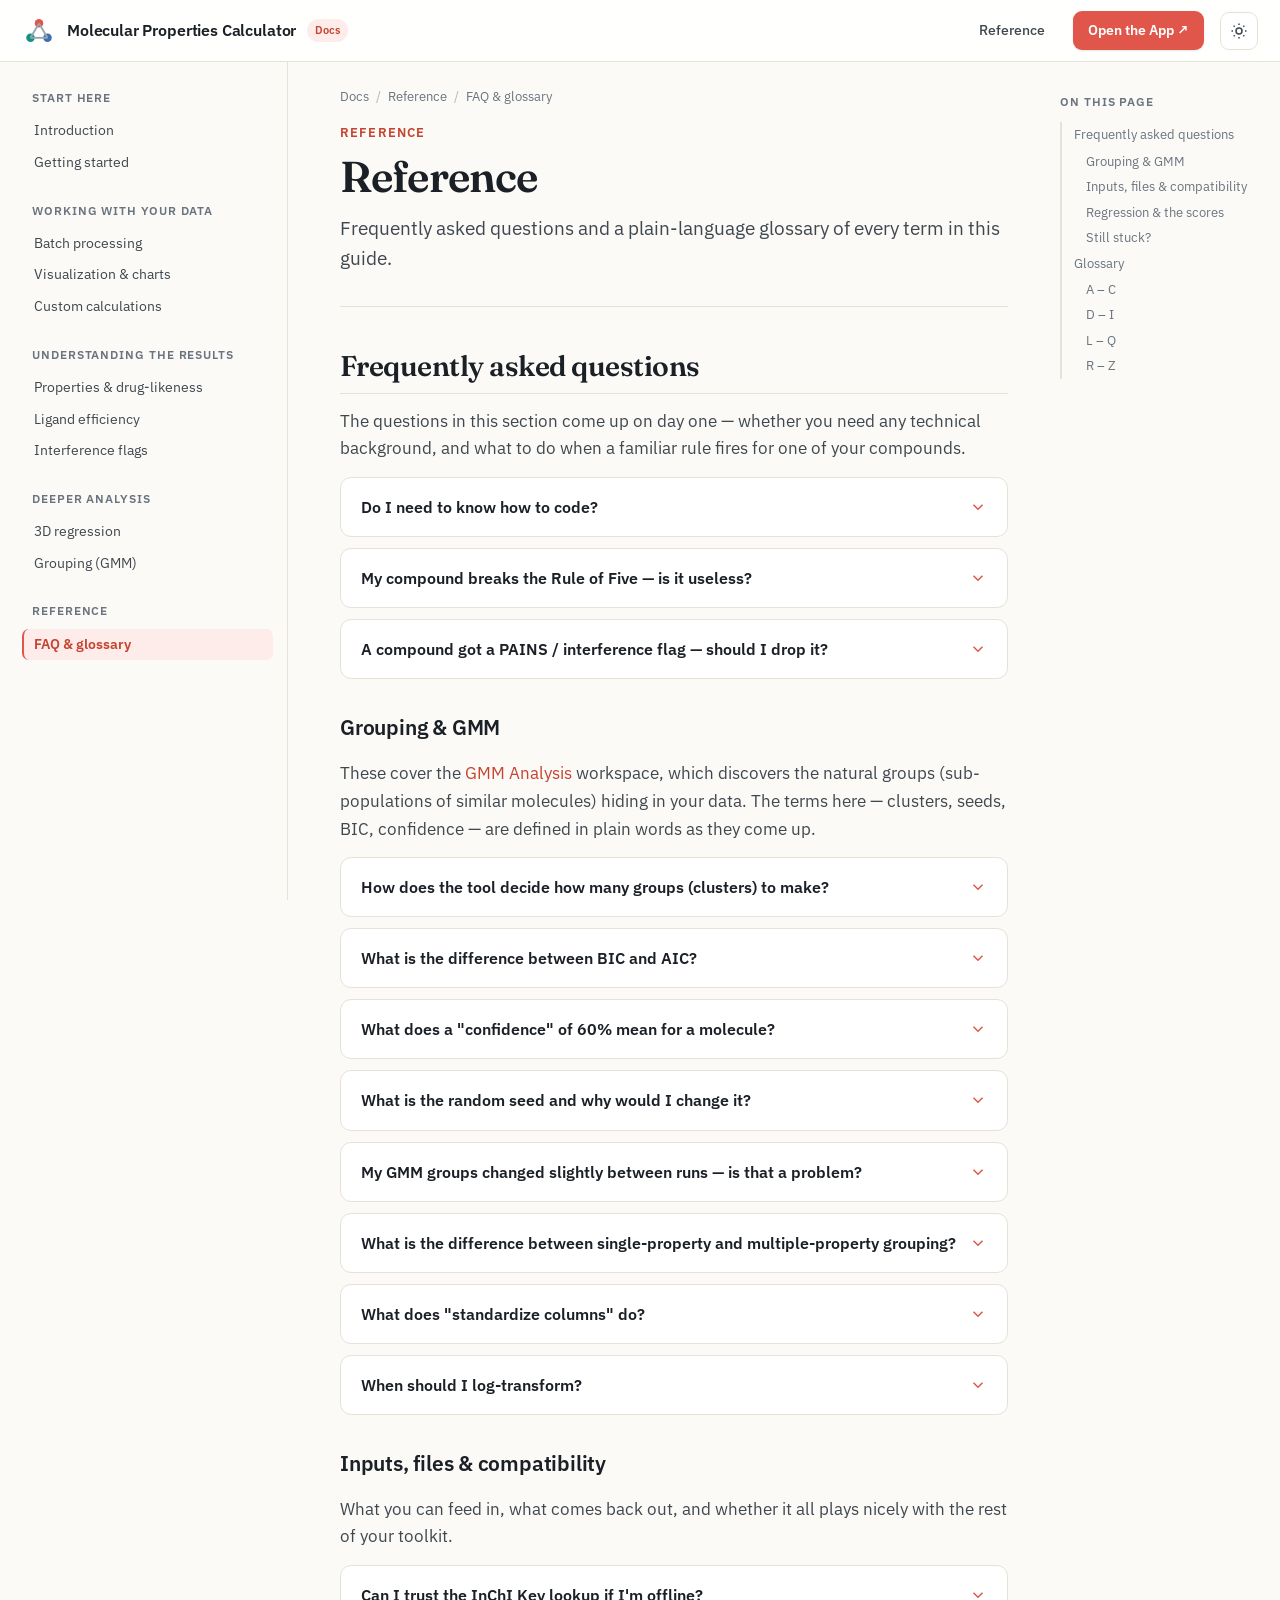
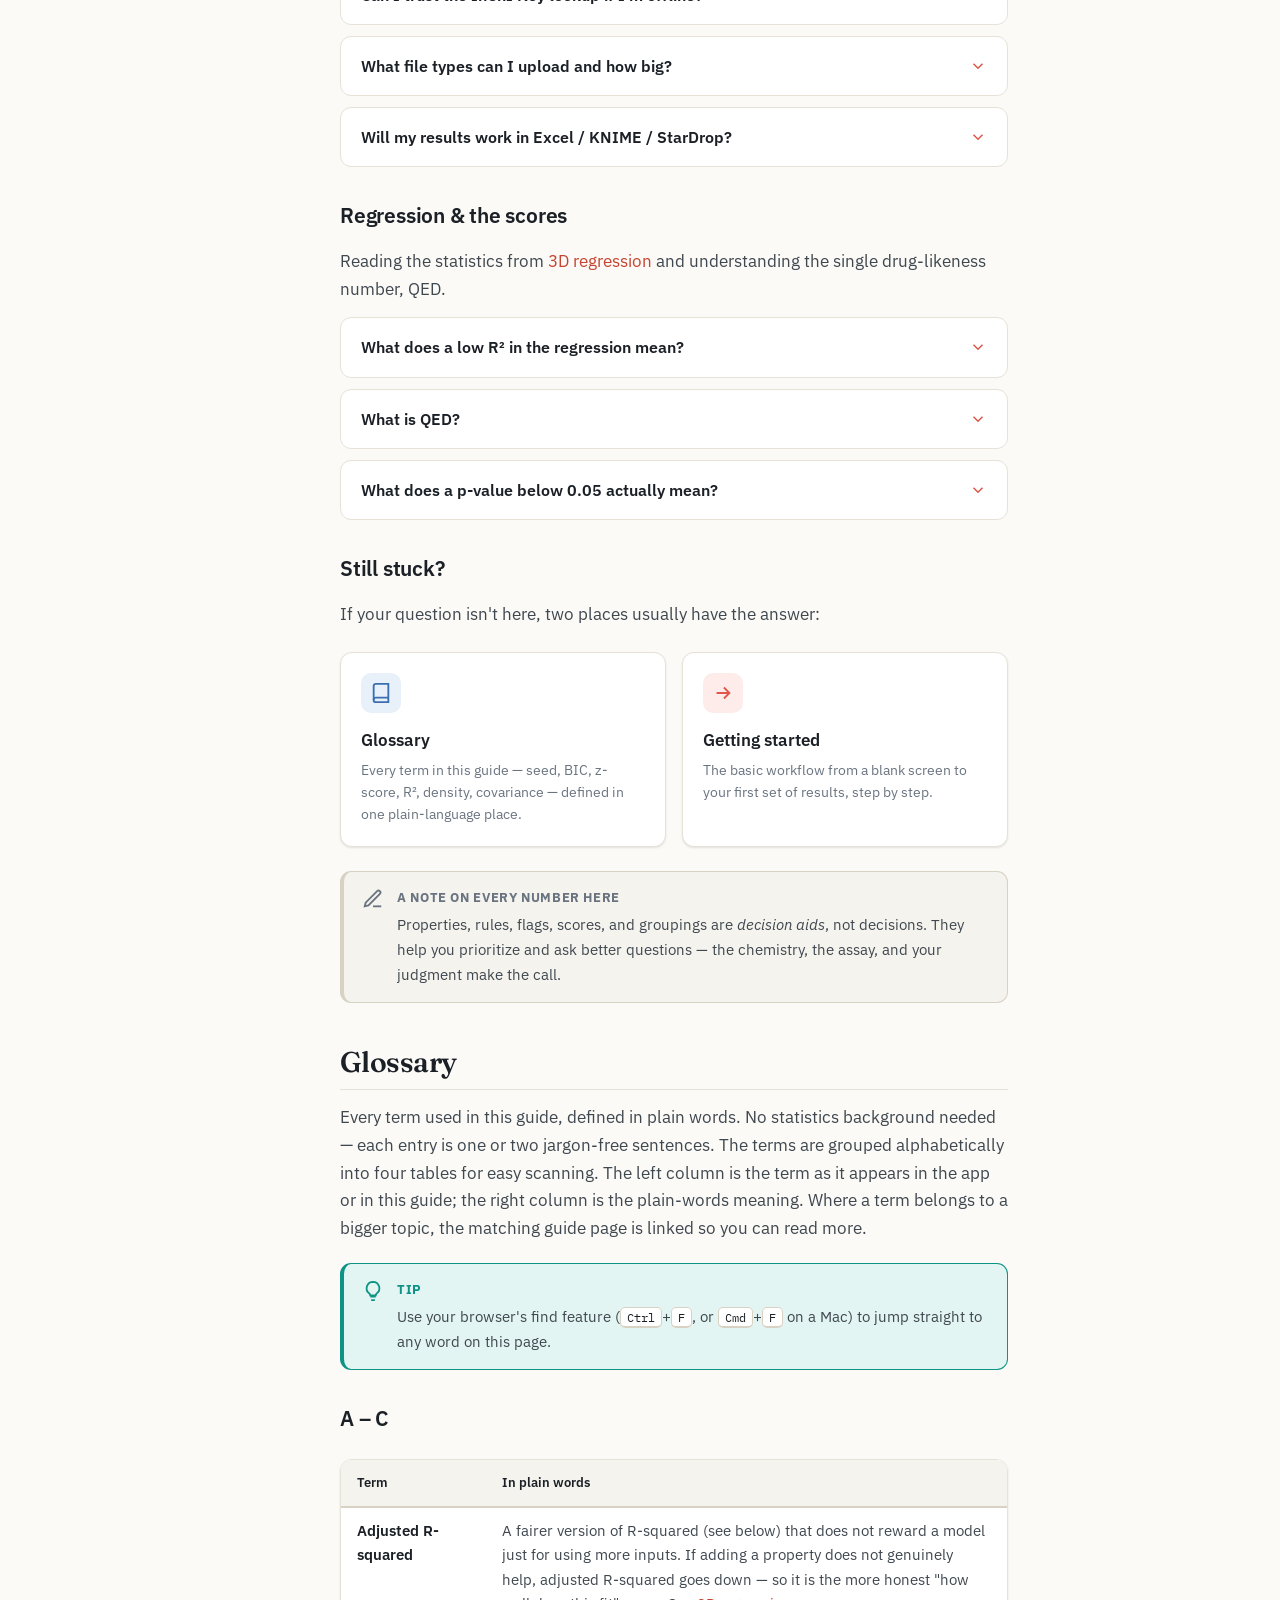
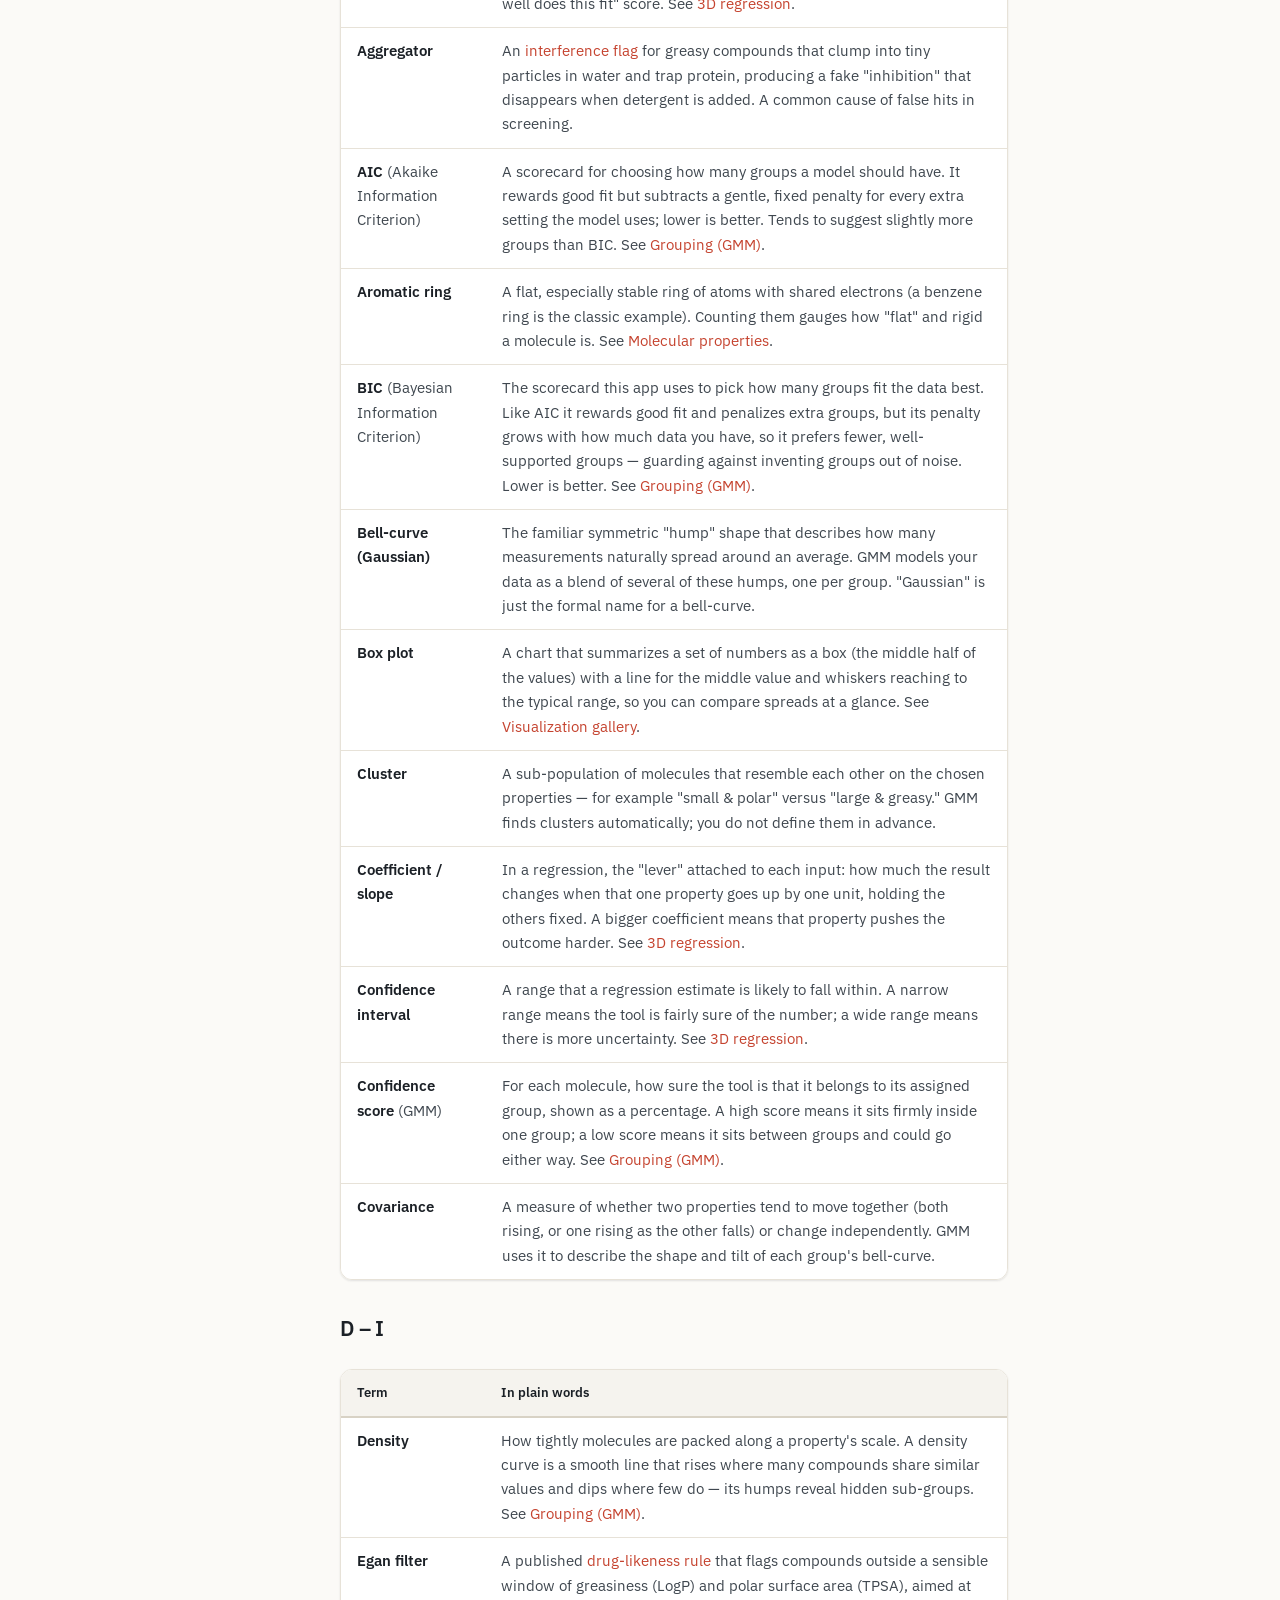
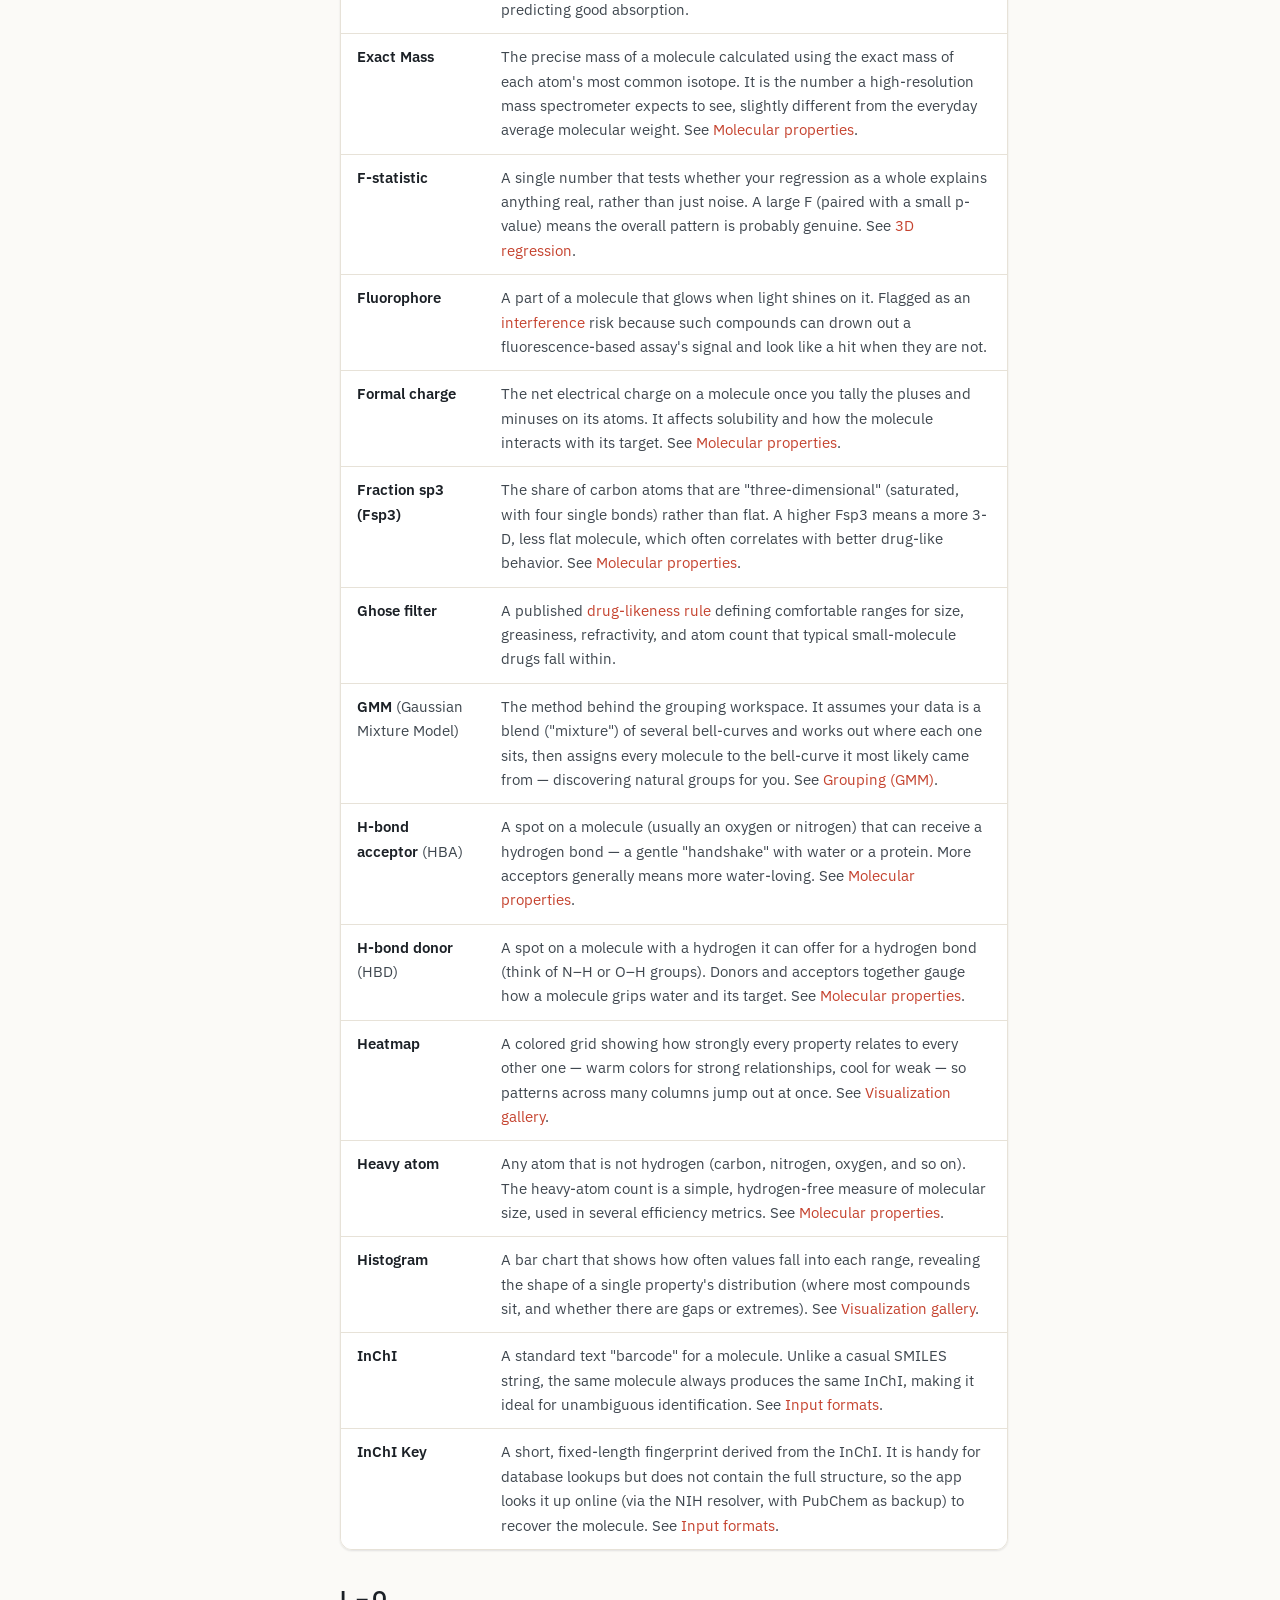
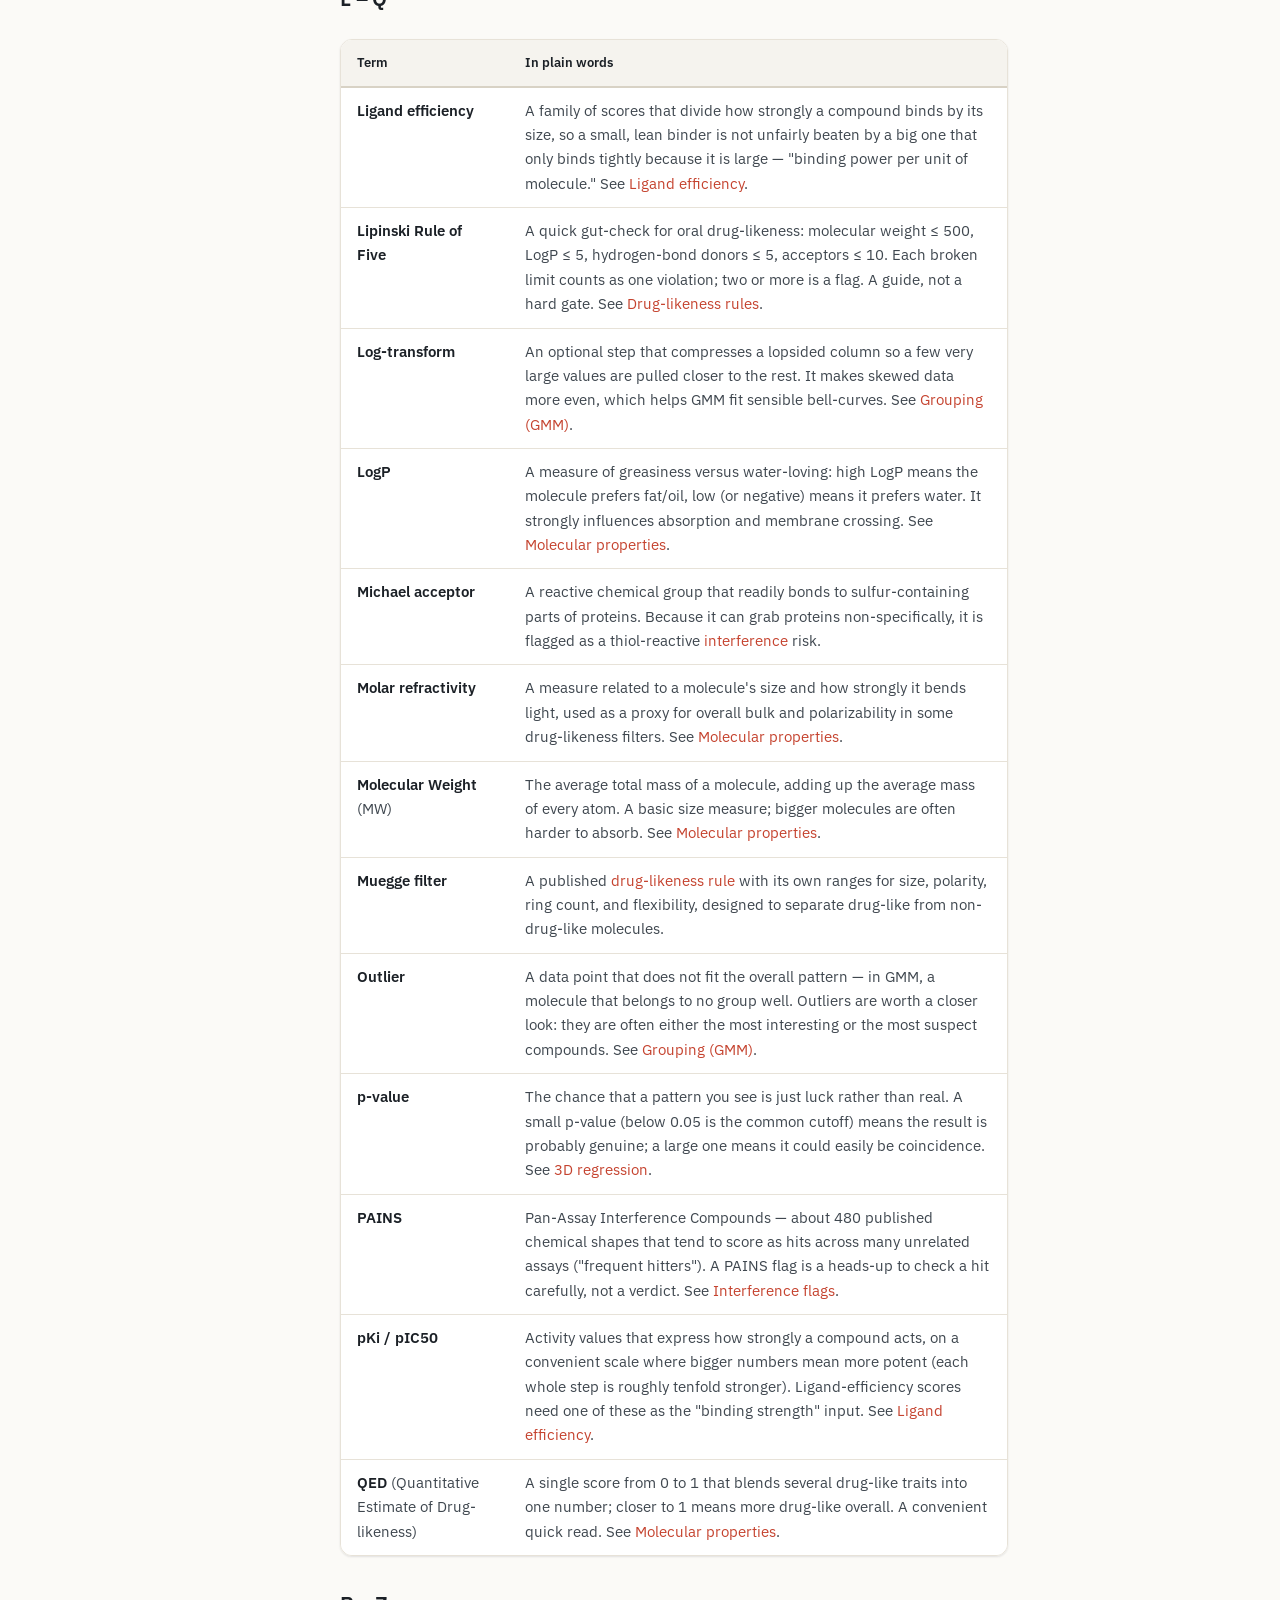
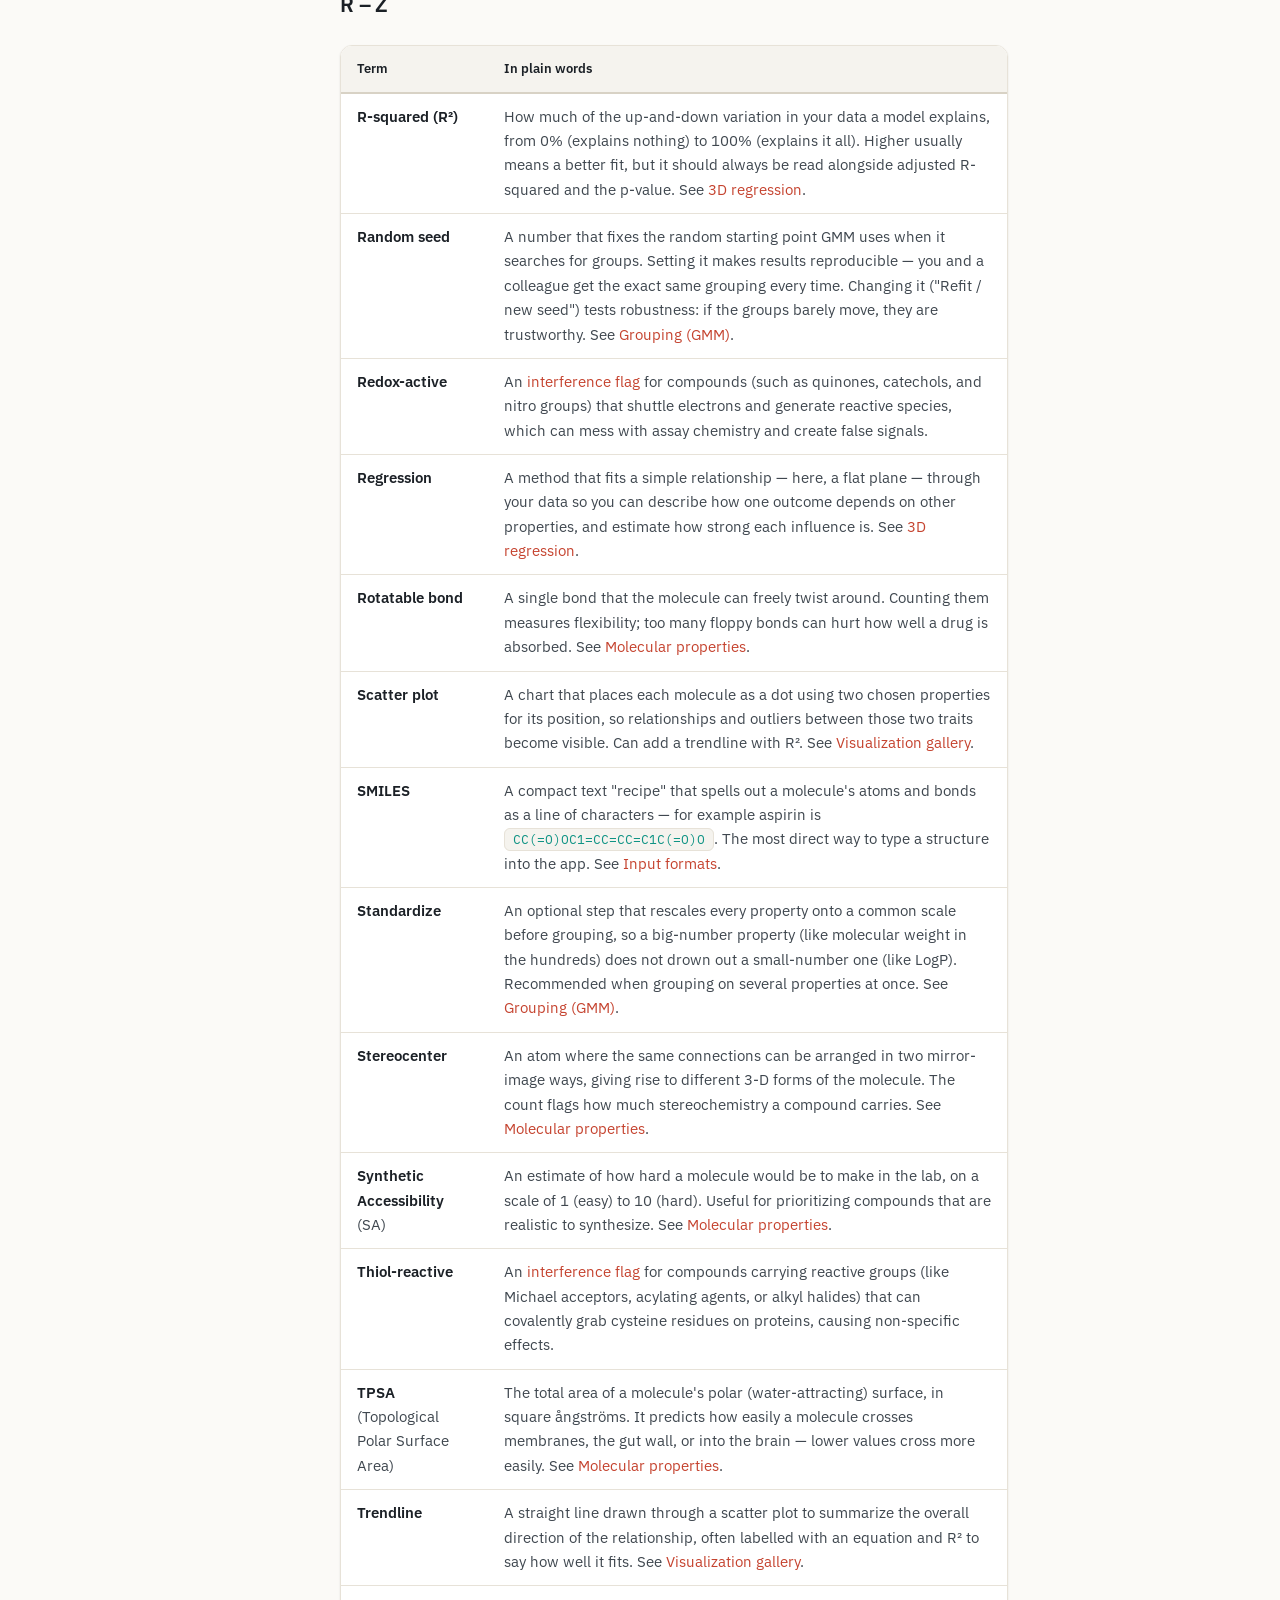
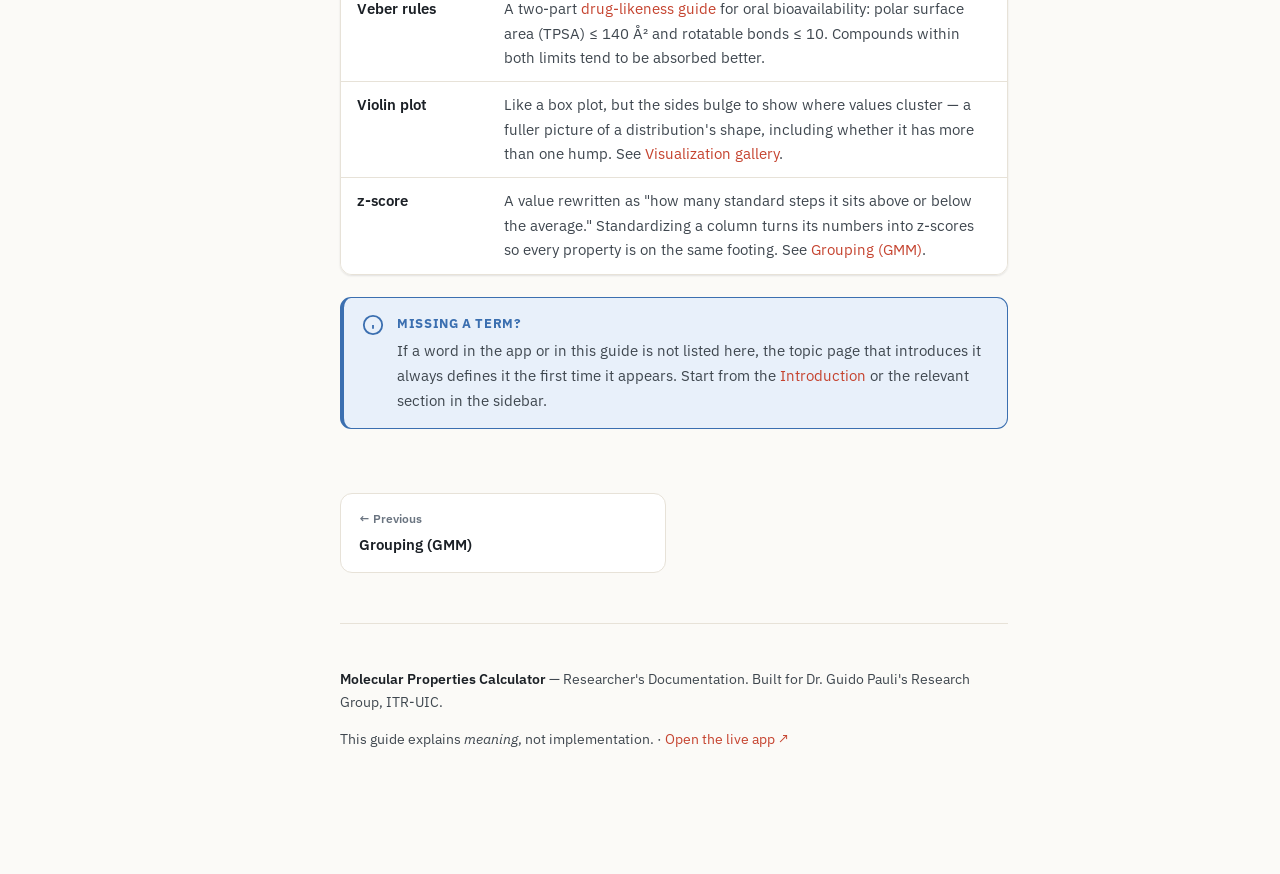
<file: reference.html>
<!DOCTYPE html>
<html lang="en" data-theme="light">
<head>
<meta charset="UTF-8" />
<meta name="viewport" content="width=device-width, initial-scale=1.0" />
<title>Reference · Molecular Properties Calculator Docs</title>
<meta name="description" content="Frequently asked questions and a plain-language glossary of every term in this guide." />
<link rel="preconnect" href="https://fonts.googleapis.com">
<link rel="preconnect" href="https://fonts.gstatic.com" crossorigin>
<link href="https://fonts.googleapis.com/css2?family=Fraunces:opsz,wght@9..144,400;9..144,500;9..144,600;9..144,700&family=IBM+Plex+Sans:wght@400;500;600;700&family=IBM+Plex+Mono:wght@400;500;600&display=swap" rel="stylesheet">
<link rel="stylesheet" href="assets/styles.css">
</head>
<body data-page="reference">
<div class="progress" id="progress"></div>

<nav class="navbar">
  <button class="icon-btn menu-btn" id="menuBtn" aria-label="Menu"><svg width="18" height="18" viewBox="0 0 24 24" fill="none" stroke="currentColor" stroke-width="2"><path d="M3 6h18M3 12h18M3 18h18"/></svg></button>
  <a href="index.html" class="brand">
    <svg class="logo" viewBox="0 0 40 40" fill="none"><circle cx="20" cy="11" r="5" fill="#e0564a"/><circle cx="10" cy="28" r="5" fill="#0e9384"/><circle cx="30" cy="28" r="5" fill="#3b6fb0"/><line x1="20" y1="11" x2="10" y2="28" stroke="#9aa3ad" stroke-width="2.2"/><line x1="20" y1="11" x2="30" y2="28" stroke="#9aa3ad" stroke-width="2.2"/><line x1="10" y1="28" x2="30" y2="28" stroke="#9aa3ad" stroke-width="2.2"/></svg>
    <span class="full">Molecular Properties Calculator</span><span class="tag">Docs</span>
  </a>
  <div class="nav-spacer"></div>
  <a href="reference.html" class="nav-link hide-sm">Reference</a>
  <a href="https://molecular-properties-calculator-2.streamlit.app/" target="_blank" rel="noopener" class="nav-cta">Open the App ↗</a>
  <button class="icon-btn" id="themeBtn" aria-label="Toggle theme">
    <svg id="sunIcon" width="18" height="18" viewBox="0 0 24 24" fill="none" stroke="currentColor" stroke-width="2"><circle cx="12" cy="12" r="4"/><path d="M12 2v2M12 20v2M4.9 4.9l1.4 1.4M17.7 17.7l1.4 1.4M2 12h2M20 12h2M4.9 19.1l1.4-1.4M17.7 6.3l1.4-1.4"/></svg>
    <svg id="moonIcon" width="18" height="18" viewBox="0 0 24 24" fill="none" stroke="currentColor" stroke-width="2" style="display:none"><path d="M21 12.8A9 9 0 1 1 11.2 3a7 7 0 0 0 9.8 9.8z"/></svg>
  </button>
</nav>

<div class="scrim" id="scrim"></div>

<div class="layout">
  <aside class="sidebar" id="sidebar">
  <div class="side-group"><h4>Start Here</h4>
    <a class="side-link" data-page="home" href="index.html">Introduction</a>
    <a class="side-link" data-page="getting-started" href="getting-started.html">Getting started</a>
  </div>
  <div class="side-group"><h4>Working with your data</h4>
    <a class="side-link" data-page="batch" href="batch.html">Batch processing</a>
    <a class="side-link" data-page="visualization" href="visualization.html">Visualization &amp; charts</a>
    <a class="side-link" data-page="custom-calculations" href="custom-calculations.html">Custom calculations</a>
  </div>
  <div class="side-group"><h4>Understanding the results</h4>
    <a class="side-link" data-page="properties" href="properties.html">Properties &amp; drug-likeness</a>
    <a class="side-link" data-page="ligand-efficiency" href="ligand-efficiency.html">Ligand efficiency</a>
    <a class="side-link" data-page="interference" href="interference.html">Interference flags</a>
  </div>
  <div class="side-group"><h4>Deeper analysis</h4>
    <a class="side-link" data-page="regression" href="regression.html">3D regression</a>
    <a class="side-link" data-page="gmm" href="gmm.html">Grouping (GMM)</a>
  </div>
  <div class="side-group"><h4>Reference</h4>
    <a class="side-link" data-page="reference" href="reference.html">FAQ &amp; glossary</a>
  </div>
</aside>

  <div class="main-wrap">
    <main class="content">

      <div class="page-head">
        <div class="breadcrumb"><a href="index.html">Docs</a><span class="sep">/</span><span>Reference</span><span class="sep">/</span><span>FAQ &amp; glossary</span></div>
        <div class="eyebrow">REFERENCE</div>
        <h1>Reference</h1>
        <p class="lead">Frequently asked questions and a plain-language glossary of every term in this guide.</p>
      </div>

      <section>
        <h2 id="faq">Frequently asked questions</h2>
        <p>The questions in this section come up on day one — whether you need any technical background, and what to do when a familiar rule fires for one of your compounds.</p>

        <div class="faq">
          <details>
            <summary>Do I need to know how to code?<svg class="chev" width="18" height="18" viewBox="0 0 24 24" fill="none" stroke="currentColor" stroke-width="2"><path d="M6 9l6 6 6-6"/></svg></summary>
            <div class="faq-body">
              <p><b>No.</b> The calculator is a point-and-click web app. You type or paste a structure, or drag in a spreadsheet, and read the results on screen. There is no command line, no script to write, and nothing to install — it runs in your browser.</p>
              <p>The only "language" you ever touch is the way you describe a molecule: a <b>SMILES</b> string (a short text recipe for a structure, like <span class="smiles">CC(=O)OC1=CC=CC=C1C(=O)O</span> for aspirin), an <b>InChI</b>, or an <b>InChI Key</b>. Your drawing software or database almost always exports these for you. See <a href="getting-started.html">Input formats</a> for a gentle walk-through.</p>
            </div>
          </details>

          <details>
            <summary>My compound breaks the Rule of Five — is it useless?<svg class="chev" width="18" height="18" viewBox="0 0 24 24" fill="none" stroke="currentColor" stroke-width="2"><path d="M6 9l6 6 6-6"/></svg></summary>
            <div class="faq-body">
              <p><b>No.</b> The Rule of Five (Lipinski) is a <em>guide, not a gate</em>. It flags compounds that may be harder to develop as <b>orally absorbed</b> drugs — molecular weight ≤ 500, LogP ≤ 5 (greasiness), hydrogen-bond donors ≤ 5, acceptors ≤ 10. Each limit you cross counts as one "violation." Zero or one violation is normal; two or more is a heads-up to look closer.</p>
              <p>Plenty of real, approved drugs break it on purpose — many antibiotics, peptides, and anything given by injection rather than swallowed. The rule was built for one delivery route (oral) and one class of small molecules. Treat a violation as "ask why," not "discard." Full context on <a href="properties.html">Drug-likeness rules</a>.</p>
              <div class="adm adm-tip"><svg class="ai" viewBox="0 0 24 24" fill="none" stroke="currentColor" stroke-width="2"><path d="M9 18h6M10 22h4M12 2a7 7 0 0 0-4 12.7c.6.5 1 1.3 1 2.1h6c0-.8.4-1.6 1-2.1A7 7 0 0 0 12 2z"/></svg><div><div class="at">Rule of thumb</div><p>If your project is an oral drug, watch violations closely. If it is an injectable, topical, or beyond-Rule-of-Five modality, the rule simply does not apply the way it does to classic small molecules.</p></div></div>
            </div>
          </details>

          <details>
            <summary>A compound got a PAINS / interference flag — should I drop it?<svg class="chev" width="18" height="18" viewBox="0 0 24 24" fill="none" stroke="currentColor" stroke-width="2"><path d="M6 9l6 6 6-6"/></svg></summary>
            <div class="faq-body">
              <p><b>Not automatically.</b> An interference flag is a <em>heads-up for human review, not a verdict.</em> It means your molecule contains a substructure that has a history of misbehaving in assays — for example a <b>PAINS</b> shape (a "frequent hitter" that scores as active across many unrelated targets), a likely <b>aggregator</b> (a greasy compound that clumps and sequesters protein), or a reactive/redox/fluorescent group that can fool the readout.</p>
              <p>The flag tells you <em>which pattern matched and how severe it is</em>, so you can decide. Good follow-ups: run an <b>orthogonal assay</b> (a second test with different chemistry), check a proper <b>dose–response</b> curve, and add a <b>detergent control</b> for suspected aggregators. A genuine hit will survive these checks; a false alarm usually will not. See <a href="interference.html">Interference flags</a> for each category and its recommended control.</p>
              <div class="adm adm-warn"><svg class="ai" viewBox="0 0 24 24" fill="none" stroke="currentColor" stroke-width="2"><path d="M12 9v4M12 17h.01M10.3 3.9 1.8 18a2 2 0 0 0 1.7 3h17a2 2 0 0 0 1.7-3L13.7 3.9a2 2 0 0 0-3.4 0z"/></svg><div><div class="at">Don't over-trust the flag either</div><p>The patterns are imperfect. A clean compound can match a PAINS shape harmlessly, and a true troublemaker can slip past. Use the flag to <em>prioritize scrutiny</em>, not to make the decision for you.</p></div></div>
            </div>
          </details>
        </div>

        <h3>Grouping &amp; GMM</h3>
        <p>These cover the <a href="gmm.html">GMM Analysis</a> workspace, which discovers the natural groups (sub-populations of similar molecules) hiding in your data. The terms here — clusters, seeds, BIC, confidence — are defined in plain words as they come up.</p>

        <div class="faq">
          <details>
            <summary>How does the tool decide how many groups (clusters) to make?<svg class="chev" width="18" height="18" viewBox="0 0 24 24" fill="none" stroke="currentColor" stroke-width="2"><path d="M6 9l6 6 6-6"/></svg></summary>
            <div class="faq-body">
              <p>A <b>group</b> (or <b>cluster</b>) is just a sub-population of molecules that resemble each other on the properties you chose — say "small &amp; polar" versus "large &amp; greasy." You have two ways to set the number of groups:</p>
              <ul>
                <li><b>The slider (2–6)</b> lets you <em>force</em> a specific number. Fewer groups = broad, coarse buckets; more groups = finer splits (but with a risk of inventing groups that aren't really there).</li>
                <li><b>The "Auto (BIC)" button</b> picks the number <em>for you</em>. It tries each candidate count and uses a scorecard called <b>BIC</b> (explained below) to choose the best-supported one.</li>
              </ul>
              <p>You can't just pick "whatever fits best," because adding more groups <em>always</em> fits the data better — give it enough and every molecule becomes its own group, which is overfitting, not insight. So BIC rewards good fit but subtracts a penalty for every extra group. On the BIC curve, the score dips to a low point and then rises again; the bottom of the dip is the chosen number.</p>
              <svg viewBox="0 0 360 170" width="100%" style="max-width:420px;background:var(--surface);border:1px solid var(--border);border-radius:8px" role="img" aria-label="BIC dip curve">
                <line x1="40" y1="20" x2="40" y2="135" stroke="#9aa3ad" stroke-width="1.5"/>
                <line x1="40" y1="135" x2="335" y2="135" stroke="#9aa3ad" stroke-width="1.5"/>
                <polyline points="65,55 110,90 160,120 210,118 260,108 310,95" fill="none" stroke="#3b6fb0" stroke-width="2.5"/>
                <circle cx="160" cy="120" r="5" fill="#e0564a"/>
                <line x1="160" y1="120" x2="160" y2="135" stroke="#e0564a" stroke-width="1" stroke-dasharray="3 3"/>
                <text x="150" y="150" fill="#e0564a" font-size="11" font-family="IBM Plex Sans">3 groups</text>
                <text x="185" y="40" fill="#9aa3ad" font-size="10" font-family="IBM Plex Sans">lowest BIC = best</text>
                <text x="120" y="14" fill="var(--muted)" font-size="10" font-family="IBM Plex Sans">BIC score (lower is better)</text>
                <text x="200" y="167" fill="var(--muted)" font-size="10" font-family="IBM Plex Sans">number of groups →</text>
              </svg>
              <p style="color:var(--muted);font-size:.85rem;margin-top:4px">Sample plot: BIC drops as groups are added, bottoms out at the right number, then rises — the marked dip is the tool's pick.</p>
            </div>
          </details>

          <details>
            <summary>What is the difference between BIC and AIC?<svg class="chev" width="18" height="18" viewBox="0 0 24 24" fill="none" stroke="currentColor" stroke-width="2"><path d="M6 9l6 6 6-6"/></svg></summary>
            <div class="faq-body">
              <p>Both are <b>scorecards</b> for choosing how many groups to use. Each balances two things: how well the model fits the data, and a <b>penalty</b> for complexity (more groups). For both, <b>lower is better</b>, and you pick the number of groups with the lowest score.</p>
              <div class="formula">BIC <span class="op">=</span> (how badly it fits) <span class="op">+</span> (penalty per group) <span class="op">×</span> log(number of molecules)</div>
              <div class="formula">AIC <span class="op">=</span> (how badly it fits) <span class="op">+</span> 2 <span class="op">×</span> (number of settings the model had to learn)</div>
              <div class="plain"><span class="pi">💡</span><div><b>In plain words:</b> both start with "how wrong is the model" and add a fine for being complicated. <b>BIC</b> charges a bigger fine the more data you have, so it prefers <em>fewer, well-supported</em> groups. <b>AIC</b> charges a gentler, fixed fine, so it tends to suggest <em>more</em> groups. They are two opinions, not a ratio you divide.</div></div>
              <p>This app <b>chooses using BIC</b> — in drug discovery you'd rather not invent groups out of random noise — and shows AIC alongside so you can see when they disagree. A big gap between the two means the extra structure is weak or uncertain, so treat finer groupings cautiously. More on <a href="gmm.html">the GMM page</a>.</p>
            </div>
          </details>

          <details>
            <summary>What does a "confidence" of 60% mean for a molecule?<svg class="chev" width="18" height="18" viewBox="0 0 24 24" fill="none" stroke="currentColor" stroke-width="2"><path d="M6 9l6 6 6-6"/></svg></summary>
            <div class="faq-body">
              <p>GMM doesn't just shove each molecule into a box — it estimates <em>how sure</em> it is. The <b>confidence score</b> (reported as <span class="smiles">GMM_Confidence_%</span>) is the probability that a molecule belongs to its assigned group rather than another one.</p>
              <ul>
                <li><b>High confidence (≈90–100%)</b> — the molecule sits squarely inside one group. Clear membership.</li>
                <li><b>Middling confidence (≈60%)</b> — the molecule sits <em>near a border</em> between two groups. It was assigned to the most likely one, but it's genuinely ambiguous; a small change could flip it.</li>
                <li><b>Low confidence</b> — it fits no group well. These often get an <b>outlier</b> flag and are frequently the most interesting (a novel chemotype) or most suspect (a data error) molecules in the set.</li>
              </ul>
              <svg viewBox="0 0 360 130" width="100%" style="max-width:420px;background:var(--surface);border:1px solid var(--border);border-radius:8px" role="img" aria-label="Two overlapping bell curves with a borderline point">
                <line x1="20" y1="105" x2="345" y2="105" stroke="#9aa3ad" stroke-width="1.5"/>
                <path d="M30 105 Q110 15 190 105" fill="none" stroke="#3b6fb0" stroke-width="2.5"/>
                <path d="M170 105 Q250 15 330 105" fill="none" stroke="#0e9384" stroke-width="2.5"/>
                <circle cx="180" cy="92" r="5" fill="#e0564a"/>
                <line x1="180" y1="92" x2="180" y2="105" stroke="#e0564a" stroke-width="1" stroke-dasharray="3 3"/>
                <text x="95" y="40" fill="#3b6fb0" font-size="11" font-family="IBM Plex Sans">Group A</text>
                <text x="255" y="40" fill="#0e9384" font-size="11" font-family="IBM Plex Sans">Group B</text>
                <text x="150" y="125" fill="#e0564a" font-size="10" font-family="IBM Plex Sans">~60% confident</text>
              </svg>
              <p style="color:var(--muted);font-size:.85rem;margin-top:4px">Sample plot: a molecule landing in the overlap of two groups gets a middling confidence — it's a borderline case.</p>
            </div>
          </details>

          <details>
            <summary>What is the random seed and why would I change it?<svg class="chev" width="18" height="18" viewBox="0 0 24 24" fill="none" stroke="currentColor" stroke-width="2"><path d="M6 9l6 6 6-6"/></svg></summary>
            <div class="faq-body">
              <p>GMM fits its bell-curves with a search that <b>starts from a random guess</b> and then refines it. The <b>seed</b> is simply a number that fixes that starting guess.</p>
              <p><b>Why it exists:</b> because of the randomness, two runs could land on slightly different groupings. Fixing the seed makes results <b>reproducible</b> — you and a colleague get the exact same answer every time, which matters when you report findings.</p>
              <p><b>What changes if you change it</b> (the "Refit / new seed" button): a different starting guess. <em>Usually</em> you get the same groups, but borderline molecules near a boundary can shift. <b>"Reset seed"</b> returns to the default reproducible value.</p>
              <div class="adm adm-tip"><svg class="ai" viewBox="0 0 24 24" fill="none" stroke="currentColor" stroke-width="2"><path d="M9 18h6M10 22h4M12 2a7 7 0 0 0-4 12.7c.6.5 1 1.3 1 2.1h6c0-.8.4-1.6 1-2.1A7 7 0 0 0 12 2z"/></svg><div><div class="at">Practical use</div><p>Click "Refit" a few times. If the groups barely move, your grouping is <b>robust</b> and trustworthy. If they jump around, the structure is weak — be cautious about reading too much into the groups.</p></div></div>
            </div>
          </details>

          <details>
            <summary>My GMM groups changed slightly between runs — is that a problem?<svg class="chev" width="18" height="18" viewBox="0 0 24 24" fill="none" stroke="currentColor" stroke-width="2"><path d="M6 9l6 6 6-6"/></svg></summary>
            <div class="faq-body">
              <p>Small shifts are normal and tell you something useful. Because the fit starts from a random guess (see the seed question above), a different starting point can move a few <em>borderline</em> molecules across a group boundary. This is exactly the <b>robustness check</b> we recommend.</p>
              <ul>
                <li><b>Only borderline (low-confidence) molecules move</b> → your grouping is solid. The core of each group is stable; only the genuinely ambiguous cases waver.</li>
                <li><b>Groups reshuffle wholesale, or the number of groups changes run to run</b> → the data doesn't have strong natural structure on those properties. Don't over-interpret the groups; consider different properties, turning on <b>Standardize</b>, or collecting more data.</li>
              </ul>
              <p>Fix the <b>seed</b> when you want one stable, reportable answer; vary it deliberately when you want to test how trustworthy the grouping is.</p>
            </div>
          </details>

          <details>
            <summary>What is the difference between single-property and multiple-property grouping?<svg class="chev" width="18" height="18" viewBox="0 0 24 24" fill="none" stroke="currentColor" stroke-width="2"><path d="M6 9l6 6 6-6"/></svg></summary>
            <div class="faq-body">
              <p>It's a choice of <em>how many traits</em> the grouping looks at.</p>
              <ul>
                <li><b>Single-property mode</b> — you pick <em>one</em> column, say molecular weight. The tool draws a density curve and reveals whether that single trait splits into humps (e.g. a cluster of light compounds and a cluster of heavy ones). Use it to understand how <em>one</em> property distributes.</li>
                <li><b>Multiple-property mode</b> — you pick <em>two or more</em> columns (say weight <em>and</em> greasiness <em>and</em> polar surface) and the tool groups molecules using <b>all of them at once</b>. Real chemical series differ along several axes simultaneously: a compound isn't just "heavy," it's "heavy, greasy, and low-polarity." Multi-property grouping captures those combined patterns that one property can't see. The scatter output lets you choose which two properties form the X/Y axes <em>just for viewing</em>, colored by group.</li>
              </ul>
              <div class="adm adm-info"><svg class="ai" viewBox="0 0 24 24" fill="none" stroke="currentColor" stroke-width="2"><circle cx="12" cy="12" r="10"/><path d="M12 16v-4M12 8h.01"/></svg><div><div class="at">More properties, richer picture</div><p>Multi-property grouping is more powerful but needs enough data and benefits a lot from turning on <b>Standardize</b> so no single big-number property dominates. See the next question.</p></div></div>
            </div>
          </details>

          <details>
            <summary>What does "standardize columns" do?<svg class="chev" width="18" height="18" viewBox="0 0 24 24" fill="none" stroke="currentColor" stroke-width="2"><path d="M6 9l6 6 6-6"/></svg></summary>
            <div class="faq-body">
              <p><b>Standardize</b> rescales every property to a common scale before grouping. It exists to solve a fairness problem: properties have wildly different ranges. Molecular weight is in the hundreds; LogP is around 0–5. Without rescaling, the big-number property completely dominates the grouping and the others are basically ignored.</p>
              <div class="plain"><span class="pi">💡</span><div><b>In plain words:</b> it converts each value into "how many steps above or below average" (a <b>z-score</b>) so a 200-unit difference in weight and a 2-unit difference in LogP count comparably. Every property gets a fair say.</div></div>
              <ul>
                <li><b>ON</b> — recommended for <em>multiple-property</em> grouping, where you want each property to matter equally.</li>
                <li><b>OFF</b> — fine for <em>single-property</em> work, where you want the chart in real units (real molecular weights, not rescaled numbers).</li>
              </ul>
            </div>
          </details>

          <details>
            <summary>When should I log-transform?<svg class="chev" width="18" height="18" viewBox="0 0 24 24" fill="none" stroke="currentColor" stroke-width="2"><path d="M6 9l6 6 6-6"/></svg></summary>
            <div class="faq-body">
              <p>A <b>log-transform</b> compresses a <em>skewed</em> column — one where a handful of very large values are stretched far away from the rest. Squashing that long tail closer to the pack helps the bell-curve fit behave and produces more balanced, sensible groups.</p>
              <svg viewBox="0 0 360 120" width="100%" style="max-width:440px;background:var(--surface);border:1px solid var(--border);border-radius:8px" role="img" aria-label="Skewed distribution before and after log-transform">
                <line x1="20" y1="95" x2="175" y2="95" stroke="#9aa3ad" stroke-width="1.2"/>
                <path d="M25 95 Q45 20 60 95 Q90 60 175 92" fill="none" stroke="#e0564a" stroke-width="2"/>
                <text x="50" y="112" fill="var(--muted)" font-size="9" font-family="IBM Plex Sans">skewed (long tail)</text>
                <line x1="195" y1="95" x2="345" y2="95" stroke="#9aa3ad" stroke-width="1.2"/>
                <path d="M205 95 Q270 25 335 95" fill="none" stroke="#0e9384" stroke-width="2"/>
                <text x="225" y="112" fill="var(--muted)" font-size="9" font-family="IBM Plex Sans">after log: balanced</text>
              </svg>
              <p style="color:var(--muted);font-size:.85rem;margin-top:4px">Sample plot: a lopsided distribution (left) becomes more even after a log-transform (right).</p>
              <ul>
                <li><b>Turn it ON</b> for a column with a long right tail (a few enormous values dwarfing the rest).</li>
                <li><b>Leave it OFF</b> for properties that are already fairly even.</li>
              </ul>
              <p>Columns with negative values are skipped automatically, since you can't take the log of a negative number.</p>
            </div>
          </details>
        </div>

        <h3>Inputs, files &amp; compatibility</h3>
        <p>What you can feed in, what comes back out, and whether it all plays nicely with the rest of your toolkit.</p>

        <div class="faq">
          <details>
            <summary>Can I trust the InChI Key lookup if I'm offline?<svg class="chev" width="18" height="18" viewBox="0 0 24 24" fill="none" stroke="currentColor" stroke-width="2"><path d="M6 9l6 6 6-6"/></svg></summary>
            <div class="faq-body">
              <p>An <b>InChI Key</b> is a short, fixed-length fingerprint of a structure (for example <span class="smiles">BSYNRYMUTXBXSQ-UHHWGUDFSA-N</span> for aspirin). Unlike SMILES or InChI, the key <em>cannot be expanded back into a structure by itself</em> — it's a one-way hash. To turn a key into a usable molecule, the tool must look it up in an online database: it queries the <b>NIH CIR resolver</b> first, then falls back to <b>PubChem</b>.</p>
              <p><b>So no — if you're offline, InChI Key input won't work,</b> because there's nothing local to expand it against. SMILES and InChI, by contrast, are self-contained and work without any internet connection.</p>
              <div class="adm adm-tip"><svg class="ai" viewBox="0 0 24 24" fill="none" stroke="currentColor" stroke-width="2"><path d="M9 18h6M10 22h4M12 2a7 7 0 0 0-4 12.7c.6.5 1 1.3 1 2.1h6c0-.8.4-1.6 1-2.1A7 7 0 0 0 12 2z"/></svg><div><div class="at">Working offline?</div><p>Convert your keys to SMILES or InChI while you have a connection, then work from those. Online lookups are also rate-limited and cached, so repeated keys resolve quickly without hammering the services. See <a href="getting-started.html">Input formats</a>.</p></div></div>
            </div>
          </details>

          <details>
            <summary>What file types can I upload and how big?<svg class="chev" width="18" height="18" viewBox="0 0 24 24" fill="none" stroke="currentColor" stroke-width="2"><path d="M6 9l6 6 6-6"/></svg></summary>
            <div class="faq-body">
              <p>The app accepts <b>CSV</b> and <b>XLSX</b> (Excel) spreadsheets. It automatically detects the column holding your structures by looking for common names — <span class="smiles">SMILES</span>, <span class="smiles">smiles</span>, <span class="smiles">SMI</span>, <span class="smiles">canonical_smiles</span>, and similar.</p>
              <ul>
                <li>One file at a time per workspace — uploading a new file <b>replaces</b> the previous one in that mode.</li>
                <li><a href="batch.html">Batch processing</a> is built for large sets — thousands of molecules — using parallel processing and a progress bar.</li>
                <li>If a row has a bad structure, it's reported individually and <b>doesn't crash the whole batch</b>; the good rows still process.</li>
              </ul>
              <div class="table-wrap">
                <table>
                  <thead><tr><th>Format</th><th>Extension</th><th>Best for</th></tr></thead>
                  <tbody>
                    <tr><td>Comma-separated values</td><td><span class="smiles">.csv</span></td><td><span class="pill pill-teal">Universal</span> exports from any tool</td></tr>
                    <tr><td>Excel workbook</td><td><span class="smiles">.xlsx</span></td><td><span class="pill pill-blue">Native</span> spreadsheets with formatting</td></tr>
                  </tbody>
                </table>
              </div>
            </div>
          </details>

          <details>
            <summary>Will my results work in Excel / KNIME / StarDrop?<svg class="chev" width="18" height="18" viewBox="0 0 24 24" fill="none" stroke="currentColor" stroke-width="2"><path d="M6 9l6 6 6-6"/></svg></summary>
            <div class="faq-body">
              <p><b>Yes.</b> Downloads are plain, clean spreadsheets — your original columns plus new ones with the calculated values. The output is ordinary numeric columns, not a special file format, so it opens and behaves correctly in <b>Excel, KNIME, Pipeline Pilot, and StarDrop</b>, as well as Python/pandas, R, or anything else that reads CSV/XLSX.</p>
              <p>The GMM workspace, for example, adds tidy columns like <span class="smiles">GMM_Group</span> and <span class="smiles">GMM_Confidence_%</span> that you can sort, filter, and pivot like any other field. Nothing is locked into the app.</p>
            </div>
          </details>
        </div>

        <h3>Regression &amp; the scores</h3>
        <p>Reading the statistics from <a href="regression.html">3D regression</a> and understanding the single drug-likeness number, QED.</p>

        <div class="faq">
          <details>
            <summary>What does a low R² in the regression mean?<svg class="chev" width="18" height="18" viewBox="0 0 24 24" fill="none" stroke="currentColor" stroke-width="2"><path d="M6 9l6 6 6-6"/></svg></summary>
            <div class="faq-body">
              <p><b>R²</b> (R-squared) measures how much of the up-and-down variation in your target property the fitted plane actually explains. It runs from 0% to 100%.</p>
              <div class="plain"><span class="pi">💡</span><div><b>In plain words:</b> if R² = 80%, the two properties you chose explain 80% of why the target moves, and 20% is left to other factors or noise. A <b>low R²</b> (say 10–20%) means your chosen properties barely explain the target — the cloud of points doesn't lie near the plane.</div></div>
              <svg viewBox="0 0 360 130" width="100%" style="max-width:440px;background:var(--surface);border:1px solid var(--border);border-radius:8px" role="img" aria-label="High versus low R-squared scatter">
                <line x1="20" y1="20" x2="20" y2="110" stroke="#9aa3ad" stroke-width="1.2"/><line x1="20" y1="110" x2="165" y2="110" stroke="#9aa3ad" stroke-width="1.2"/>
                <line x1="28" y1="105" x2="158" y2="30" stroke="#3b6fb0" stroke-width="2"/>
                <circle cx="45" cy="98" r="2.5" fill="#0e9384"/><circle cx="70" cy="84" r="2.5" fill="#0e9384"/><circle cx="95" cy="70" r="2.5" fill="#0e9384"/><circle cx="120" cy="54" r="2.5" fill="#0e9384"/><circle cx="145" cy="40" r="2.5" fill="#0e9384"/>
                <text x="40" y="126" fill="#0e9384" font-size="10" font-family="IBM Plex Sans">high R² (tight)</text>
                <line x1="200" y1="20" x2="200" y2="110" stroke="#9aa3ad" stroke-width="1.2"/><line x1="200" y1="110" x2="345" y2="110" stroke="#9aa3ad" stroke-width="1.2"/>
                <line x1="208" y1="80" x2="338" y2="62" stroke="#3b6fb0" stroke-width="2"/>
                <circle cx="225" cy="40" r="2.5" fill="#e0564a"/><circle cx="250" cy="95" r="2.5" fill="#e0564a"/><circle cx="275" cy="55" r="2.5" fill="#e0564a"/><circle cx="300" cy="100" r="2.5" fill="#e0564a"/><circle cx="325" cy="50" r="2.5" fill="#e0564a"/>
                <text x="222" y="126" fill="#e0564a" font-size="10" font-family="IBM Plex Sans">low R² (scattered)</text>
              </svg>
              <p style="color:var(--muted);font-size:.85rem;margin-top:4px">Sample plot: tight points hug the line (high R²); a loose cloud sits far from it (low R²).</p>
              <p>A low R² isn't a bug — it's an honest message that those properties don't drive the outcome much. Try different inputs, and check the <b>p-values</b> too: a p-value below 0.05 means the pattern is probably real (not luck), even if the overall fit is modest.</p>
            </div>
          </details>

          <details>
            <summary>What is QED?<svg class="chev" width="18" height="18" viewBox="0 0 24 24" fill="none" stroke="currentColor" stroke-width="2"><path d="M6 9l6 6 6-6"/></svg></summary>
            <div class="faq-body">
              <p><b>QED</b> stands for <em>Quantitative Estimate of Drug-likeness</em>. It rolls several physical traits — weight, greasiness, polar surface, hydrogen-bond counts, rotatable bonds, aromatic rings, and interference alerts — into a <b>single score between 0 and 1</b>. Closer to <b>1</b> = more drug-like (in line with marketed oral drugs); closer to <b>0</b> = less so.</p>
              <p>It's handy as a quick, one-number summary to rank or filter a list when you don't want to juggle eight separate properties. But like every other score here it's a <em>guide</em>: a low QED doesn't doom a compound, and a high QED doesn't guarantee success. See <a href="properties.html">Molecular properties</a> for the full breakdown.</p>
              <div class="badge-row">
                <span class="chip"><span class="dot" style="background:var(--brand)"></span>~0.0–0.3 less drug-like</span>
                <span class="chip"><span class="dot" style="background:#b87514"></span>~0.3–0.6 borderline</span>
                <span class="chip"><span class="dot" style="background:var(--teal)"></span>~0.6–1.0 drug-like</span>
              </div>
            </div>
          </details>

          <details>
            <summary>What does a p-value below 0.05 actually mean?<svg class="chev" width="18" height="18" viewBox="0 0 24 24" fill="none" stroke="currentColor" stroke-width="2"><path d="M6 9l6 6 6-6"/></svg></summary>
            <div class="faq-body">
              <p>A <b>p-value</b> answers one question: "if there were really <em>no</em> relationship, how likely is it I'd see a pattern this strong just by chance?" A small p-value means "very unlikely to be luck — probably a real effect."</p>
              <div class="plain"><span class="pi">💡</span><div><b>In plain words:</b> p &lt; 0.05 is the common cutoff for "probably real." It means there's less than a 5% chance the pattern is a fluke. A large p-value (say 0.4) means the apparent relationship could easily be random — don't lean on it.</div></div>
              <p>In the regression output, each slope (coefficient) gets its own p-value, so you can see which property is pulling its weight and which is just along for the ride. Pair it with R² (overall fit) and the confidence intervals (the plausible range for each slope) for the full picture on <a href="regression.html">the regression page</a>.</p>
            </div>
          </details>
        </div>

        <h3>Still stuck?</h3>
        <p>If your question isn't here, two places usually have the answer:</p>
        <div class="grid cols-2">
          <a class="card" href="reference.html#glossary"><div class="ci" style="background:var(--blue-tint)"><svg width="22" height="22" viewBox="0 0 24 24" fill="none" stroke="#3b6fb0" stroke-width="2"><path d="M4 19.5A2.5 2.5 0 0 1 6.5 17H20"/><path d="M6.5 2H20v20H6.5A2.5 2.5 0 0 1 4 19.5v-15A2.5 2.5 0 0 1 6.5 2z"/></svg></div>
            <h4>Glossary</h4><p>Every term in this guide — seed, BIC, z-score, R², density, covariance — defined in one plain-language place.</p></a>
          <a class="card" href="getting-started.html"><div class="ci" style="background:var(--brand-tint)"><svg width="22" height="22" viewBox="0 0 24 24" fill="none" stroke="#e0564a" stroke-width="2"><path d="M5 12h14M13 6l6 6-6 6"/></svg></div>
            <h4>Getting started</h4><p>The basic workflow from a blank screen to your first set of results, step by step.</p></a>
        </div>
        <div class="adm adm-note"><svg class="ai" viewBox="0 0 24 24" fill="none" stroke="currentColor" stroke-width="2"><path d="M12 20h9"/><path d="M16.5 3.5a2.1 2.1 0 0 1 3 3L7 19l-4 1 1-4 12.5-12.5z"/></svg><div><div class="at">A note on every number here</div><p>Properties, rules, flags, scores, and groupings are <em>decision aids</em>, not decisions. They help you prioritize and ask better questions — the chemistry, the assay, and your judgment make the call.</p></div></div>
      </section>

      <section>
        <h2 id="glossary">Glossary</h2>
        <p>Every term used in this guide, defined in plain words. No statistics background needed — each entry is one or two jargon-free sentences. The terms are grouped alphabetically into four tables for easy scanning. The left column is the term as it appears in the app or in this guide; the right column is the plain-words meaning. Where a term belongs to a bigger topic, the matching guide page is linked so you can read more.</p>
        <div class="adm adm-tip"><svg class="ai" viewBox="0 0 24 24" fill="none" stroke="currentColor" stroke-width="2"><path d="M9 18h6M10 22h4M12 2a7 7 0 0 0-4 12.7c.6.5 1 1.3 1 2.1h6c0-.8.4-1.6 1-2.1A7 7 0 0 0 12 2z"/></svg>
          <div><div class="at">Tip</div><p>Use your browser's find feature (<span class="kbd">Ctrl</span>+<span class="kbd">F</span>, or <span class="kbd">Cmd</span>+<span class="kbd">F</span> on a Mac) to jump straight to any word on this page.</p></div></div>

        <h3>A – C</h3>
        <div class="table-wrap">
          <table>
            <thead><tr><th>Term</th><th>In plain words</th></tr></thead>
            <tbody>
              <tr><td><strong>Adjusted R-squared</strong></td><td>A fairer version of R-squared (see below) that does not reward a model just for using more inputs. If adding a property does not genuinely help, adjusted R-squared goes down — so it is the more honest "how well does this fit" score. See <a href="regression.html">3D regression</a>.</td></tr>
              <tr><td><strong>Aggregator</strong></td><td>An <a href="interference.html">interference flag</a> for greasy compounds that clump into tiny particles in water and trap protein, producing a fake "inhibition" that disappears when detergent is added. A common cause of false hits in screening.</td></tr>
              <tr><td><strong>AIC</strong> (Akaike Information Criterion)</td><td>A scorecard for choosing how many groups a model should have. It rewards good fit but subtracts a gentle, fixed penalty for every extra setting the model uses; lower is better. Tends to suggest slightly more groups than BIC. See <a href="gmm.html">Grouping (GMM)</a>.</td></tr>
              <tr><td><strong>Aromatic ring</strong></td><td>A flat, especially stable ring of atoms with shared electrons (a benzene ring is the classic example). Counting them gauges how "flat" and rigid a molecule is. See <a href="properties.html">Molecular properties</a>.</td></tr>
              <tr><td><strong>BIC</strong> (Bayesian Information Criterion)</td><td>The scorecard this app uses to pick how many groups fit the data best. Like AIC it rewards good fit and penalizes extra groups, but its penalty grows with how much data you have, so it prefers fewer, well-supported groups — guarding against inventing groups out of noise. Lower is better. See <a href="gmm.html">Grouping (GMM)</a>.</td></tr>
              <tr><td><strong>Bell-curve (Gaussian)</strong></td><td>The familiar symmetric "hump" shape that describes how many measurements naturally spread around an average. GMM models your data as a blend of several of these humps, one per group. "Gaussian" is just the formal name for a bell-curve.</td></tr>
              <tr><td><strong>Box plot</strong></td><td>A chart that summarizes a set of numbers as a box (the middle half of the values) with a line for the middle value and whiskers reaching to the typical range, so you can compare spreads at a glance. See <a href="visualization.html">Visualization gallery</a>.</td></tr>
              <tr><td><strong>Cluster</strong></td><td>A sub-population of molecules that resemble each other on the chosen properties — for example "small &amp; polar" versus "large &amp; greasy." GMM finds clusters automatically; you do not define them in advance.</td></tr>
              <tr><td><strong>Coefficient / slope</strong></td><td>In a regression, the "lever" attached to each input: how much the result changes when that one property goes up by one unit, holding the others fixed. A bigger coefficient means that property pushes the outcome harder. See <a href="regression.html">3D regression</a>.</td></tr>
              <tr><td><strong>Confidence interval</strong></td><td>A range that a regression estimate is likely to fall within. A narrow range means the tool is fairly sure of the number; a wide range means there is more uncertainty. See <a href="regression.html">3D regression</a>.</td></tr>
              <tr><td><strong>Confidence score</strong> (GMM)</td><td>For each molecule, how sure the tool is that it belongs to its assigned group, shown as a percentage. A high score means it sits firmly inside one group; a low score means it sits between groups and could go either way. See <a href="gmm.html">Grouping (GMM)</a>.</td></tr>
              <tr><td><strong>Covariance</strong></td><td>A measure of whether two properties tend to move together (both rising, or one rising as the other falls) or change independently. GMM uses it to describe the shape and tilt of each group's bell-curve.</td></tr>
            </tbody>
          </table>
        </div>

        <h3>D – I</h3>
        <div class="table-wrap">
          <table>
            <thead><tr><th>Term</th><th>In plain words</th></tr></thead>
            <tbody>
              <tr><td><strong>Density</strong></td><td>How tightly molecules are packed along a property's scale. A density curve is a smooth line that rises where many compounds share similar values and dips where few do — its humps reveal hidden sub-groups. See <a href="gmm.html">Grouping (GMM)</a>.</td></tr>
              <tr><td><strong>Egan filter</strong></td><td>A published <a href="properties.html">drug-likeness rule</a> that flags compounds outside a sensible window of greasiness (LogP) and polar surface area (TPSA), aimed at predicting good absorption.</td></tr>
              <tr><td><strong>Exact Mass</strong></td><td>The precise mass of a molecule calculated using the exact mass of each atom's most common isotope. It is the number a high-resolution mass spectrometer expects to see, slightly different from the everyday average molecular weight. See <a href="properties.html">Molecular properties</a>.</td></tr>
              <tr><td><strong>F-statistic</strong></td><td>A single number that tests whether your regression as a whole explains anything real, rather than just noise. A large F (paired with a small p-value) means the overall pattern is probably genuine. See <a href="regression.html">3D regression</a>.</td></tr>
              <tr><td><strong>Fluorophore</strong></td><td>A part of a molecule that glows when light shines on it. Flagged as an <a href="interference.html">interference</a> risk because such compounds can drown out a fluorescence-based assay's signal and look like a hit when they are not.</td></tr>
              <tr><td><strong>Formal charge</strong></td><td>The net electrical charge on a molecule once you tally the pluses and minuses on its atoms. It affects solubility and how the molecule interacts with its target. See <a href="properties.html">Molecular properties</a>.</td></tr>
              <tr><td><strong>Fraction sp3 (Fsp3)</strong></td><td>The share of carbon atoms that are "three-dimensional" (saturated, with four single bonds) rather than flat. A higher Fsp3 means a more 3-D, less flat molecule, which often correlates with better drug-like behavior. See <a href="properties.html">Molecular properties</a>.</td></tr>
              <tr><td><strong>Ghose filter</strong></td><td>A published <a href="properties.html">drug-likeness rule</a> defining comfortable ranges for size, greasiness, refractivity, and atom count that typical small-molecule drugs fall within.</td></tr>
              <tr><td><strong>GMM</strong> (Gaussian Mixture Model)</td><td>The method behind the grouping workspace. It assumes your data is a blend ("mixture") of several bell-curves and works out where each one sits, then assigns every molecule to the bell-curve it most likely came from — discovering natural groups for you. See <a href="gmm.html">Grouping (GMM)</a>.</td></tr>
              <tr><td><strong>H-bond acceptor</strong> (HBA)</td><td>A spot on a molecule (usually an oxygen or nitrogen) that can receive a hydrogen bond — a gentle "handshake" with water or a protein. More acceptors generally means more water-loving. See <a href="properties.html">Molecular properties</a>.</td></tr>
              <tr><td><strong>H-bond donor</strong> (HBD)</td><td>A spot on a molecule with a hydrogen it can offer for a hydrogen bond (think of N–H or O–H groups). Donors and acceptors together gauge how a molecule grips water and its target. See <a href="properties.html">Molecular properties</a>.</td></tr>
              <tr><td><strong>Heatmap</strong></td><td>A colored grid showing how strongly every property relates to every other one — warm colors for strong relationships, cool for weak — so patterns across many columns jump out at once. See <a href="visualization.html">Visualization gallery</a>.</td></tr>
              <tr><td><strong>Heavy atom</strong></td><td>Any atom that is not hydrogen (carbon, nitrogen, oxygen, and so on). The heavy-atom count is a simple, hydrogen-free measure of molecular size, used in several efficiency metrics. See <a href="properties.html">Molecular properties</a>.</td></tr>
              <tr><td><strong>Histogram</strong></td><td>A bar chart that shows how often values fall into each range, revealing the shape of a single property's distribution (where most compounds sit, and whether there are gaps or extremes). See <a href="visualization.html">Visualization gallery</a>.</td></tr>
              <tr><td><strong>InChI</strong></td><td>A standard text "barcode" for a molecule. Unlike a casual SMILES string, the same molecule always produces the same InChI, making it ideal for unambiguous identification. See <a href="getting-started.html">Input formats</a>.</td></tr>
              <tr><td><strong>InChI Key</strong></td><td>A short, fixed-length fingerprint derived from the InChI. It is handy for database lookups but does not contain the full structure, so the app looks it up online (via the NIH resolver, with PubChem as backup) to recover the molecule. See <a href="getting-started.html">Input formats</a>.</td></tr>
            </tbody>
          </table>
        </div>

        <h3>L – Q</h3>
        <div class="table-wrap">
          <table>
            <thead><tr><th>Term</th><th>In plain words</th></tr></thead>
            <tbody>
              <tr><td><strong>Ligand efficiency</strong></td><td>A family of scores that divide how strongly a compound binds by its size, so a small, lean binder is not unfairly beaten by a big one that only binds tightly because it is large — "binding power per unit of molecule." See <a href="ligand-efficiency.html">Ligand efficiency</a>.</td></tr>
              <tr><td><strong>Lipinski Rule of Five</strong></td><td>A quick gut-check for oral drug-likeness: molecular weight ≤ 500, LogP ≤ 5, hydrogen-bond donors ≤ 5, acceptors ≤ 10. Each broken limit counts as one violation; two or more is a flag. A guide, not a hard gate. See <a href="properties.html">Drug-likeness rules</a>.</td></tr>
              <tr><td><strong>Log-transform</strong></td><td>An optional step that compresses a lopsided column so a few very large values are pulled closer to the rest. It makes skewed data more even, which helps GMM fit sensible bell-curves. See <a href="gmm.html">Grouping (GMM)</a>.</td></tr>
              <tr><td><strong>LogP</strong></td><td>A measure of greasiness versus water-loving: high LogP means the molecule prefers fat/oil, low (or negative) means it prefers water. It strongly influences absorption and membrane crossing. See <a href="properties.html">Molecular properties</a>.</td></tr>
              <tr><td><strong>Michael acceptor</strong></td><td>A reactive chemical group that readily bonds to sulfur-containing parts of proteins. Because it can grab proteins non-specifically, it is flagged as a thiol-reactive <a href="interference.html">interference</a> risk.</td></tr>
              <tr><td><strong>Molar refractivity</strong></td><td>A measure related to a molecule's size and how strongly it bends light, used as a proxy for overall bulk and polarizability in some drug-likeness filters. See <a href="properties.html">Molecular properties</a>.</td></tr>
              <tr><td><strong>Molecular Weight</strong> (MW)</td><td>The average total mass of a molecule, adding up the average mass of every atom. A basic size measure; bigger molecules are often harder to absorb. See <a href="properties.html">Molecular properties</a>.</td></tr>
              <tr><td><strong>Muegge filter</strong></td><td>A published <a href="properties.html">drug-likeness rule</a> with its own ranges for size, polarity, ring count, and flexibility, designed to separate drug-like from non-drug-like molecules.</td></tr>
              <tr><td><strong>Outlier</strong></td><td>A data point that does not fit the overall pattern — in GMM, a molecule that belongs to no group well. Outliers are worth a closer look: they are often either the most interesting or the most suspect compounds. See <a href="gmm.html">Grouping (GMM)</a>.</td></tr>
              <tr><td><strong>p-value</strong></td><td>The chance that a pattern you see is just luck rather than real. A small p-value (below 0.05 is the common cutoff) means the result is probably genuine; a large one means it could easily be coincidence. See <a href="regression.html">3D regression</a>.</td></tr>
              <tr><td><strong>PAINS</strong></td><td>Pan-Assay Interference Compounds — about 480 published chemical shapes that tend to score as hits across many unrelated assays ("frequent hitters"). A PAINS flag is a heads-up to check a hit carefully, not a verdict. See <a href="interference.html">Interference flags</a>.</td></tr>
              <tr><td><strong>pKi / pIC50</strong></td><td>Activity values that express how strongly a compound acts, on a convenient scale where bigger numbers mean more potent (each whole step is roughly tenfold stronger). Ligand-efficiency scores need one of these as the "binding strength" input. See <a href="ligand-efficiency.html">Ligand efficiency</a>.</td></tr>
              <tr><td><strong>QED</strong> (Quantitative Estimate of Drug-likeness)</td><td>A single score from 0 to 1 that blends several drug-like traits into one number; closer to 1 means more drug-like overall. A convenient quick read. See <a href="properties.html">Molecular properties</a>.</td></tr>
            </tbody>
          </table>
        </div>

        <h3>R – Z</h3>
        <div class="table-wrap">
          <table>
            <thead><tr><th>Term</th><th>In plain words</th></tr></thead>
            <tbody>
              <tr><td><strong>R-squared (R²)</strong></td><td>How much of the up-and-down variation in your data a model explains, from 0% (explains nothing) to 100% (explains it all). Higher usually means a better fit, but it should always be read alongside adjusted R-squared and the p-value. See <a href="regression.html">3D regression</a>.</td></tr>
              <tr><td><strong>Random seed</strong></td><td>A number that fixes the random starting point GMM uses when it searches for groups. Setting it makes results reproducible — you and a colleague get the exact same grouping every time. Changing it ("Refit / new seed") tests robustness: if the groups barely move, they are trustworthy. See <a href="gmm.html">Grouping (GMM)</a>.</td></tr>
              <tr><td><strong>Redox-active</strong></td><td>An <a href="interference.html">interference flag</a> for compounds (such as quinones, catechols, and nitro groups) that shuttle electrons and generate reactive species, which can mess with assay chemistry and create false signals.</td></tr>
              <tr><td><strong>Regression</strong></td><td>A method that fits a simple relationship — here, a flat plane — through your data so you can describe how one outcome depends on other properties, and estimate how strong each influence is. See <a href="regression.html">3D regression</a>.</td></tr>
              <tr><td><strong>Rotatable bond</strong></td><td>A single bond that the molecule can freely twist around. Counting them measures flexibility; too many floppy bonds can hurt how well a drug is absorbed. See <a href="properties.html">Molecular properties</a>.</td></tr>
              <tr><td><strong>Scatter plot</strong></td><td>A chart that places each molecule as a dot using two chosen properties for its position, so relationships and outliers between those two traits become visible. Can add a trendline with R². See <a href="visualization.html">Visualization gallery</a>.</td></tr>
              <tr><td><strong>SMILES</strong></td><td>A compact text "recipe" that spells out a molecule's atoms and bonds as a line of characters — for example aspirin is <span class="smiles">CC(=O)OC1=CC=CC=C1C(=O)O</span>. The most direct way to type a structure into the app. See <a href="getting-started.html">Input formats</a>.</td></tr>
              <tr><td><strong>Standardize</strong></td><td>An optional step that rescales every property onto a common scale before grouping, so a big-number property (like molecular weight in the hundreds) does not drown out a small-number one (like LogP). Recommended when grouping on several properties at once. See <a href="gmm.html">Grouping (GMM)</a>.</td></tr>
              <tr><td><strong>Stereocenter</strong></td><td>An atom where the same connections can be arranged in two mirror-image ways, giving rise to different 3-D forms of the molecule. The count flags how much stereochemistry a compound carries. See <a href="properties.html">Molecular properties</a>.</td></tr>
              <tr><td><strong>Synthetic Accessibility</strong> (SA)</td><td>An estimate of how hard a molecule would be to make in the lab, on a scale of 1 (easy) to 10 (hard). Useful for prioritizing compounds that are realistic to synthesize. See <a href="properties.html">Molecular properties</a>.</td></tr>
              <tr><td><strong>Thiol-reactive</strong></td><td>An <a href="interference.html">interference flag</a> for compounds carrying reactive groups (like Michael acceptors, acylating agents, or alkyl halides) that can covalently grab cysteine residues on proteins, causing non-specific effects.</td></tr>
              <tr><td><strong>TPSA</strong> (Topological Polar Surface Area)</td><td>The total area of a molecule's polar (water-attracting) surface, in square ångströms. It predicts how easily a molecule crosses membranes, the gut wall, or into the brain — lower values cross more easily. See <a href="properties.html">Molecular properties</a>.</td></tr>
              <tr><td><strong>Trendline</strong></td><td>A straight line drawn through a scatter plot to summarize the overall direction of the relationship, often labelled with an equation and R² to say how well it fits. See <a href="visualization.html">Visualization gallery</a>.</td></tr>
              <tr><td><strong>Veber rules</strong></td><td>A two-part <a href="properties.html">drug-likeness guide</a> for oral bioavailability: polar surface area (TPSA) ≤ 140 Å² and rotatable bonds ≤ 10. Compounds within both limits tend to be absorbed better.</td></tr>
              <tr><td><strong>Violin plot</strong></td><td>Like a box plot, but the sides bulge to show where values cluster — a fuller picture of a distribution's shape, including whether it has more than one hump. See <a href="visualization.html">Visualization gallery</a>.</td></tr>
              <tr><td><strong>z-score</strong></td><td>A value rewritten as "how many standard steps it sits above or below the average." Standardizing a column turns its numbers into z-scores so every property is on the same footing. See <a href="gmm.html">Grouping (GMM)</a>.</td></tr>
            </tbody>
          </table>
        </div>

        <div class="adm adm-info"><svg class="ai" viewBox="0 0 24 24" fill="none" stroke="currentColor" stroke-width="2"><circle cx="12" cy="12" r="10"/><path d="M12 16v-4M12 8h.01"/></svg>
          <div><div class="at">Missing a term?</div><p>If a word in the app or in this guide is not listed here, the topic page that introduces it always defines it the first time it appears. Start from the <a href="index.html">Introduction</a> or the relevant section in the sidebar.</p></div></div>
      </section>

      <div class="pager"><a href="gmm.html"><span class="pl">← Previous</span><span class="pt">Grouping (GMM)</span></a><span class="empty"></span></div>

      <div class="footer">
        <p><strong>Molecular Properties Calculator</strong> — Researcher's Documentation. Built for Dr. Guido Pauli's Research Group, ITR-UIC.</p>
        <p style="margin-top:6px">This guide explains <em>meaning</em>, not implementation. · <a href="https://molecular-properties-calculator-2.streamlit.app/" target="_blank" rel="noopener">Open the live app ↗</a></p>
      </div>

    </main>
    <nav class="toc" id="toc"></nav>
  </div>
</div>

<script src="assets/app.js"></script>
</body>
</html>
</file>
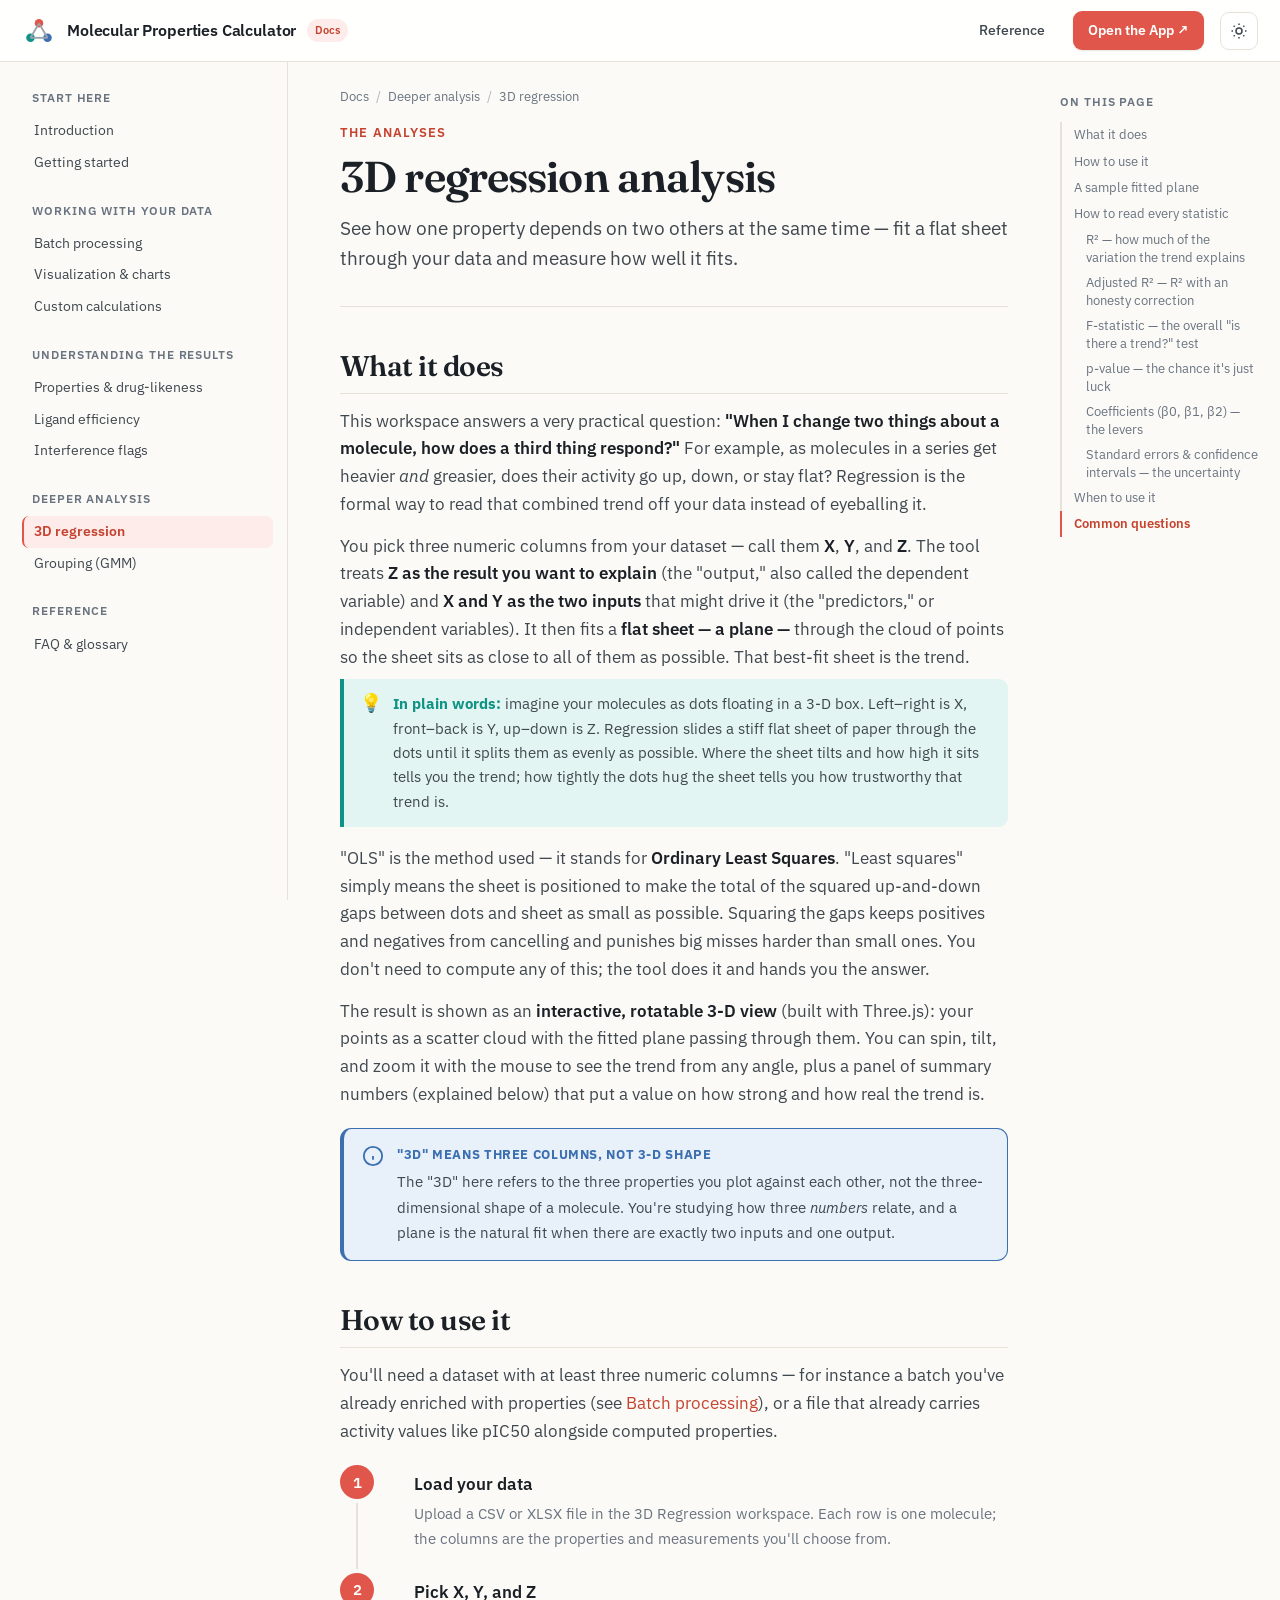
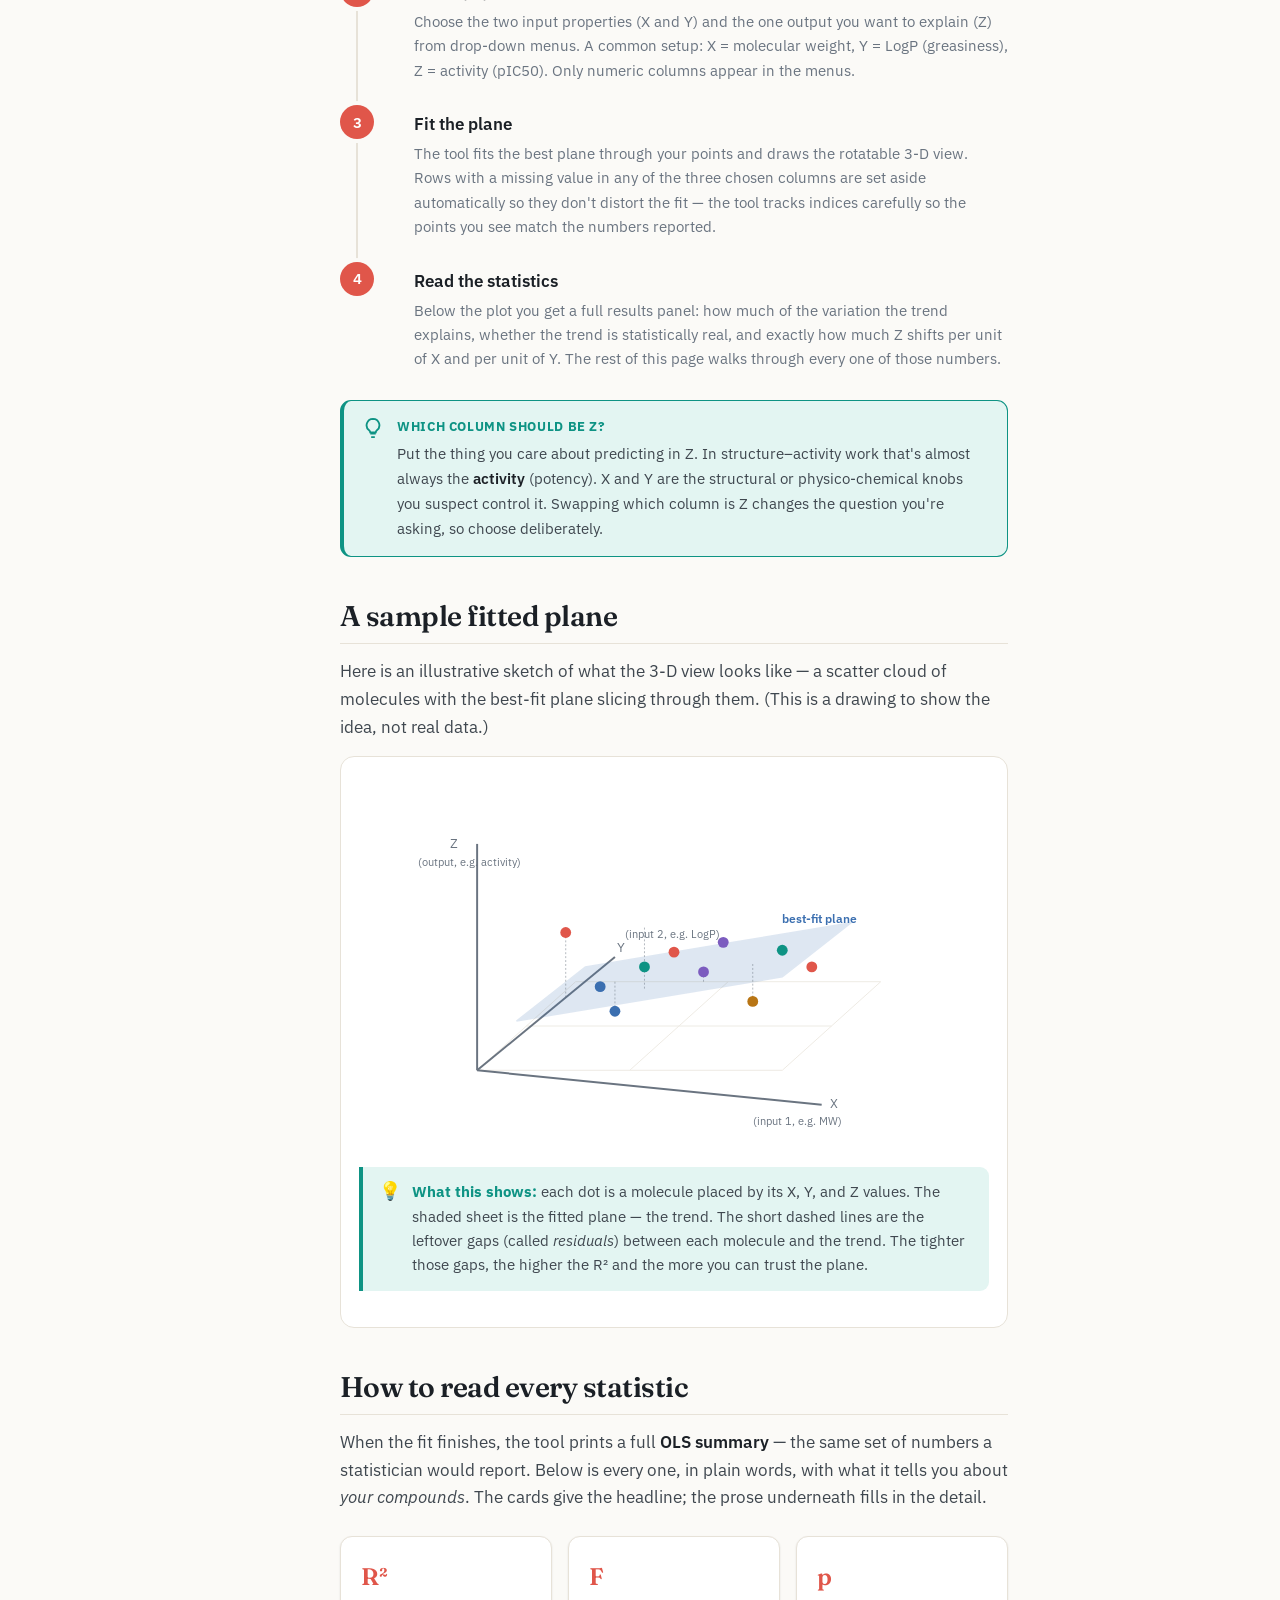
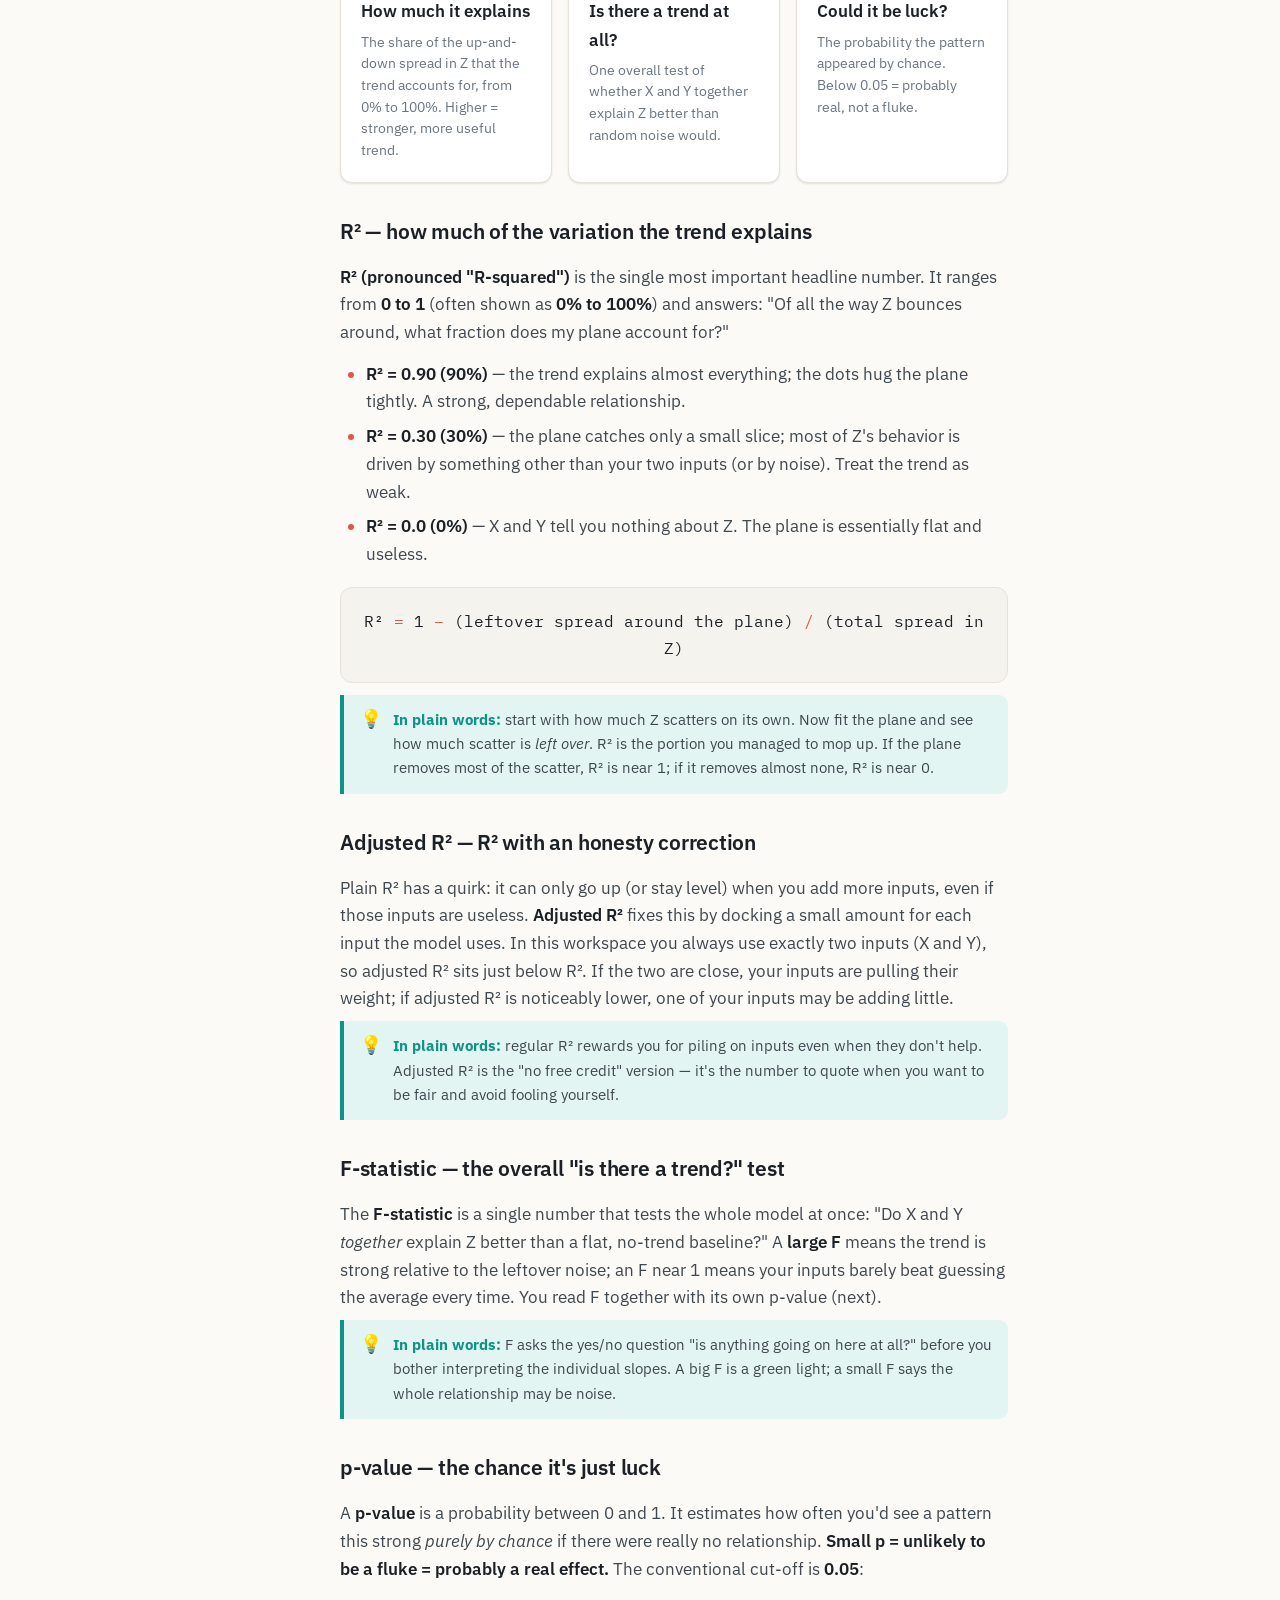
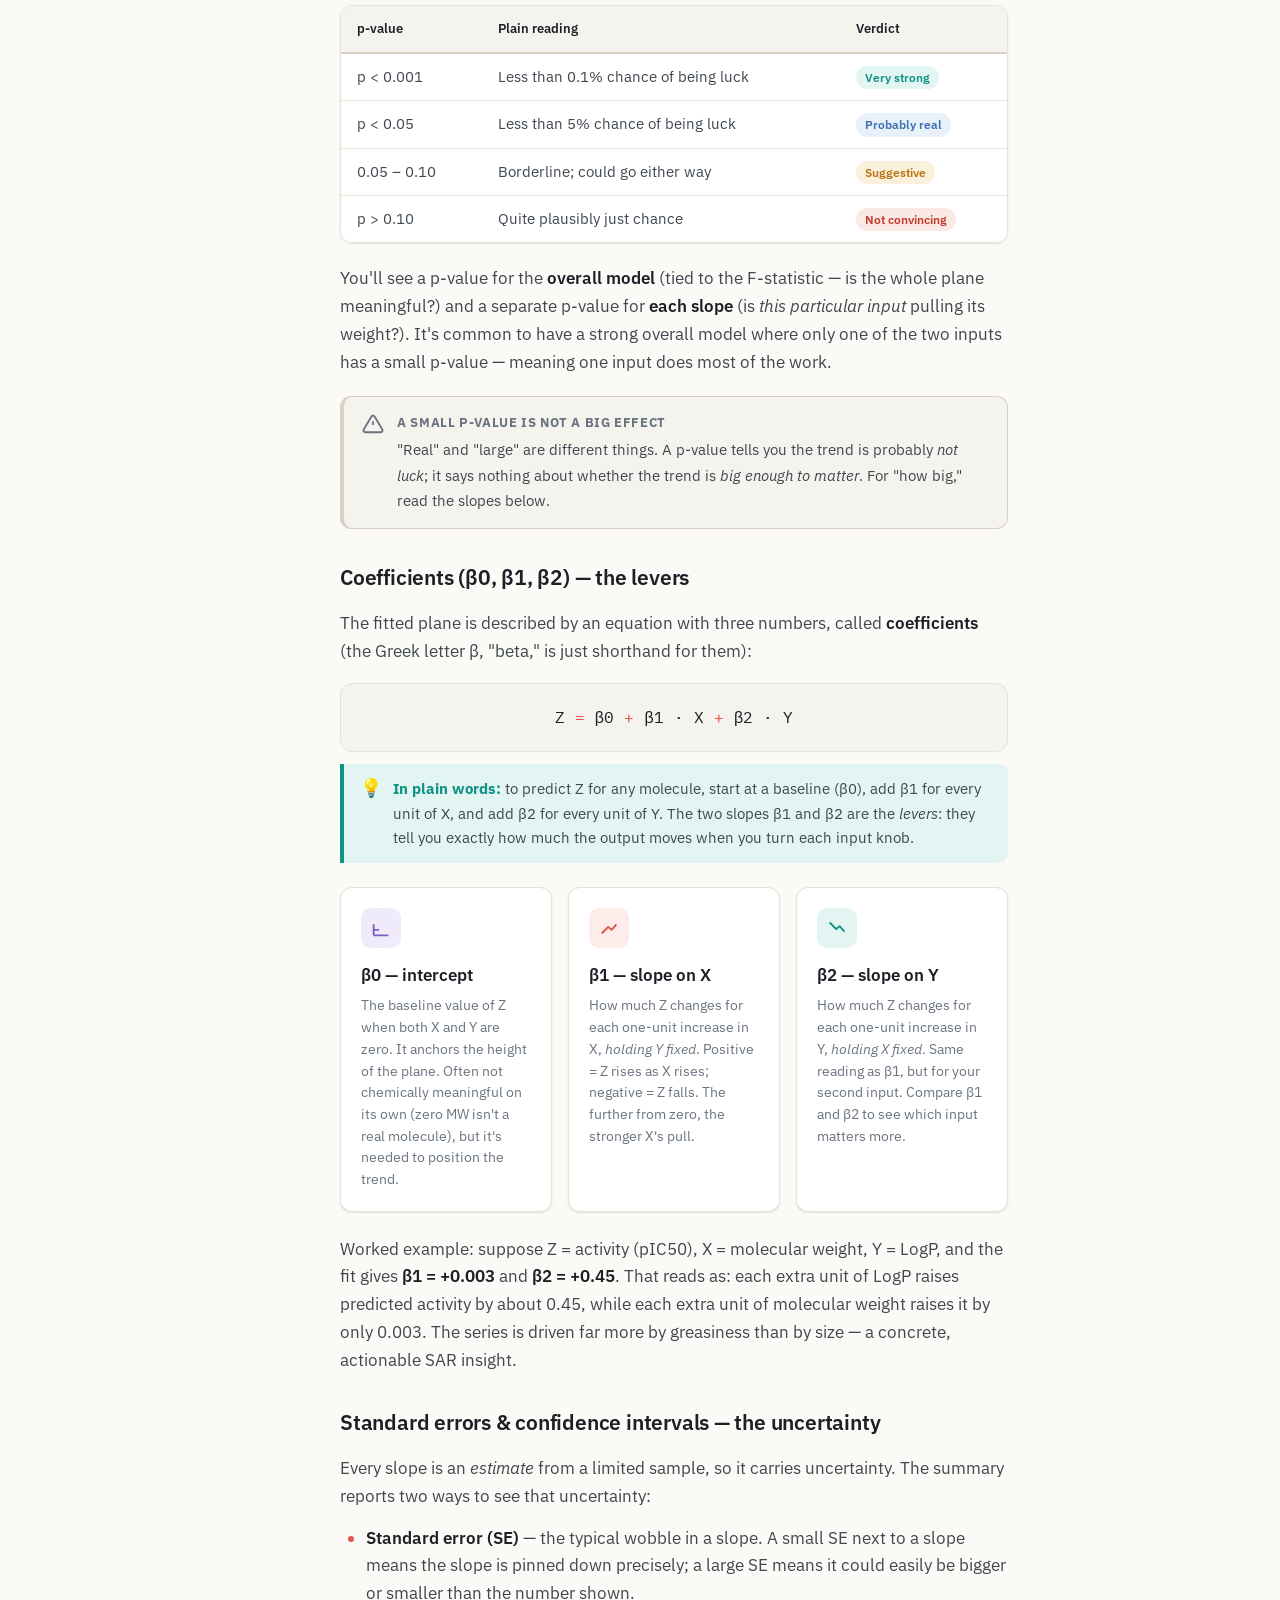
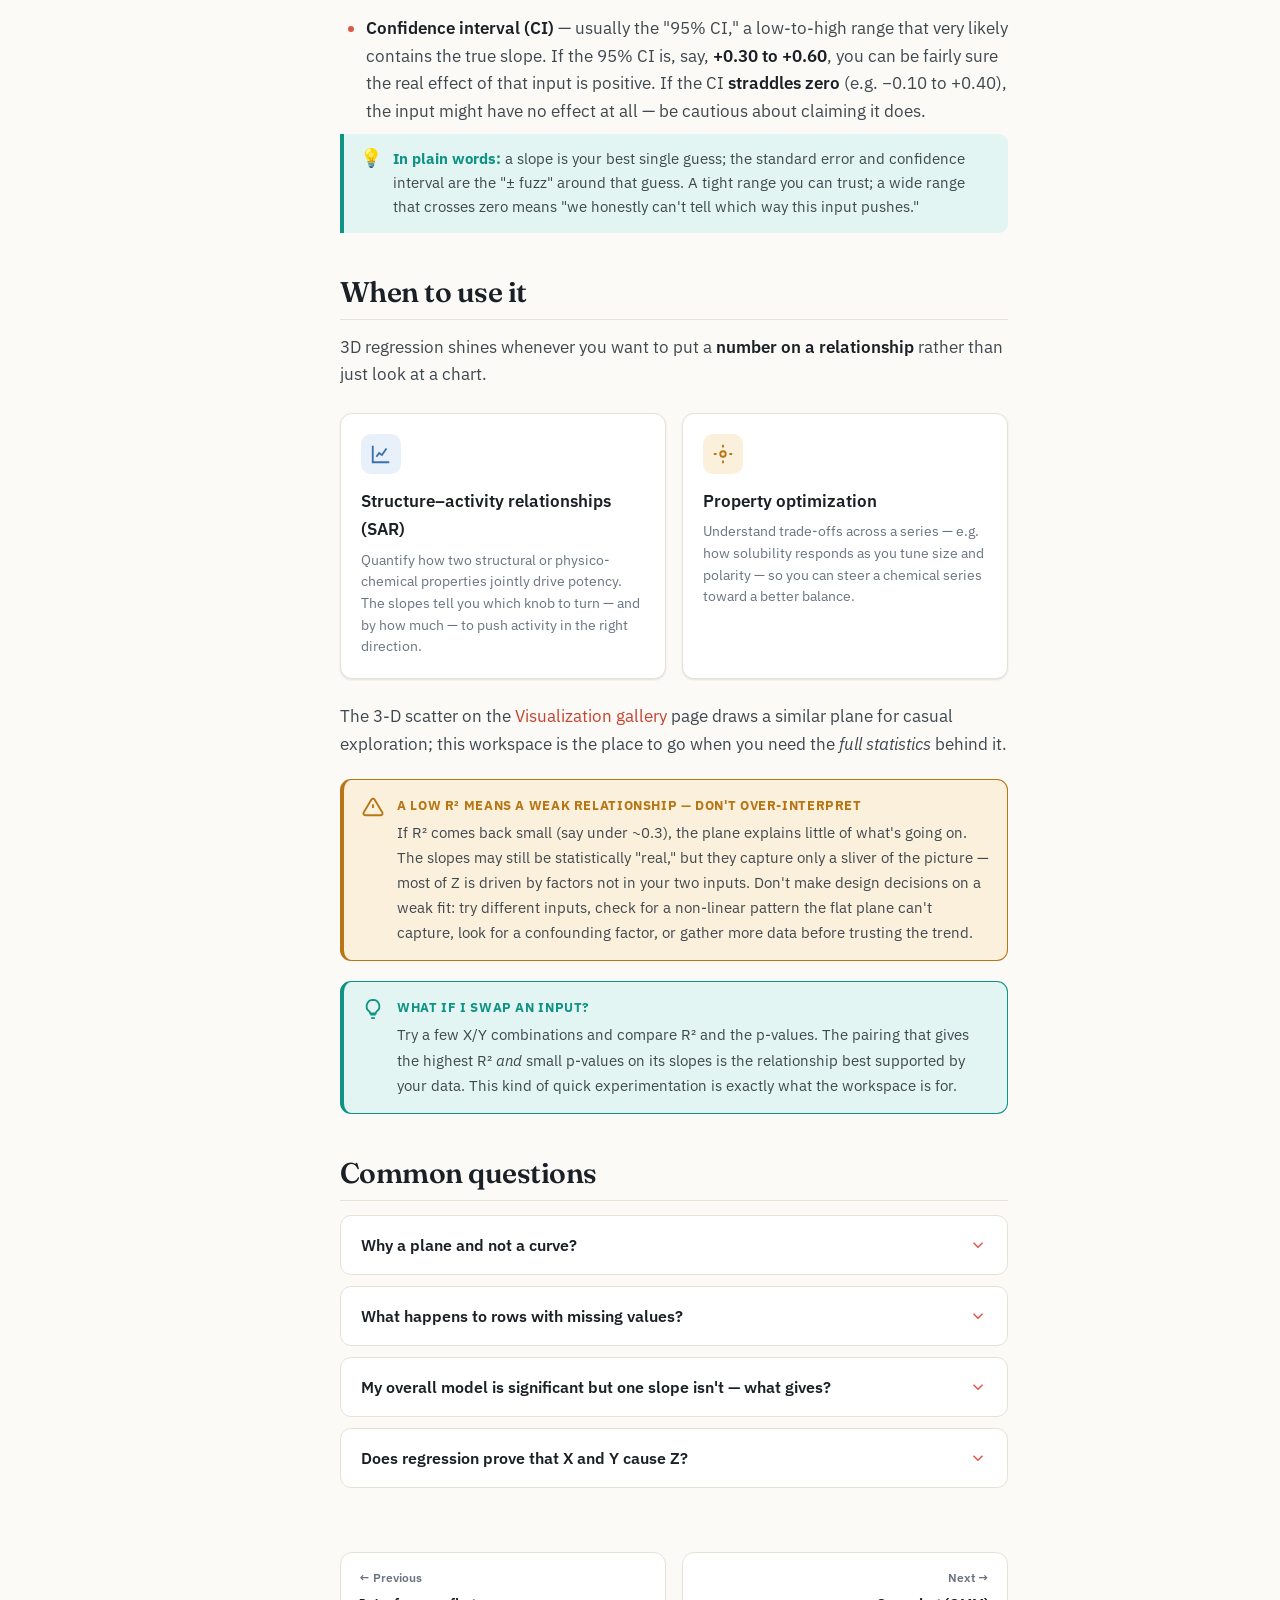
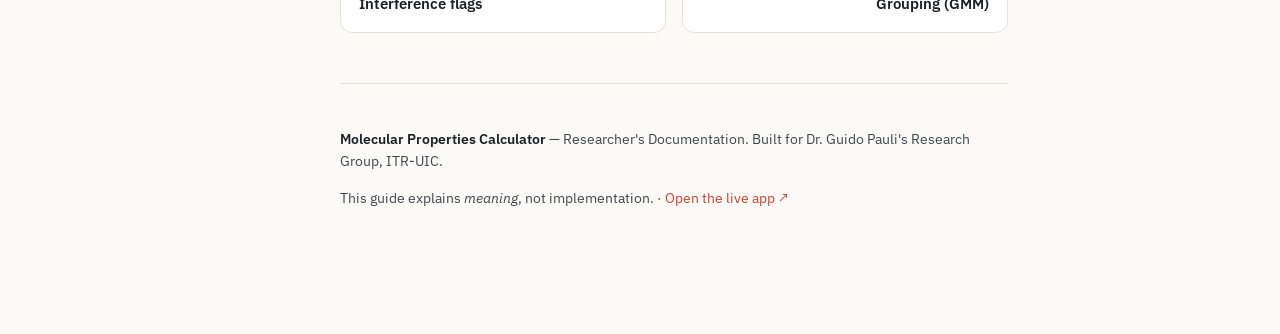
<file: regression.html>
<!DOCTYPE html>
<html lang="en" data-theme="light">
<head>
<meta charset="UTF-8" />
<meta name="viewport" content="width=device-width, initial-scale=1.0" />
<title>3D regression analysis · Molecular Properties Calculator Docs</title>
<meta name="description" content="Fit a plane through three properties and read how strong the trend is." />
<link rel="preconnect" href="https://fonts.googleapis.com">
<link rel="preconnect" href="https://fonts.gstatic.com" crossorigin>
<link href="https://fonts.googleapis.com/css2?family=Fraunces:opsz,wght@9..144,400;9..144,500;9..144,600;9..144,700&family=IBM+Plex+Sans:wght@400;500;600;700&family=IBM+Plex+Mono:wght@400;500;600&display=swap" rel="stylesheet">
<link rel="stylesheet" href="assets/styles.css">
</head>
<body data-page="regression">
<div class="progress" id="progress"></div>

<nav class="navbar">
  <button class="icon-btn menu-btn" id="menuBtn" aria-label="Menu"><svg width="18" height="18" viewBox="0 0 24 24" fill="none" stroke="currentColor" stroke-width="2"><path d="M3 6h18M3 12h18M3 18h18"/></svg></button>
  <a href="index.html" class="brand">
    <svg class="logo" viewBox="0 0 40 40" fill="none"><circle cx="20" cy="11" r="5" fill="#e0564a"/><circle cx="10" cy="28" r="5" fill="#0e9384"/><circle cx="30" cy="28" r="5" fill="#3b6fb0"/><line x1="20" y1="11" x2="10" y2="28" stroke="#9aa3ad" stroke-width="2.2"/><line x1="20" y1="11" x2="30" y2="28" stroke="#9aa3ad" stroke-width="2.2"/><line x1="10" y1="28" x2="30" y2="28" stroke="#9aa3ad" stroke-width="2.2"/></svg>
    <span class="full">Molecular Properties Calculator</span><span class="tag">Docs</span>
  </a>
  <div class="nav-spacer"></div>
  <a href="reference.html" class="nav-link hide-sm">Reference</a>
  <a href="https://molecular-properties-calculator-2.streamlit.app/" target="_blank" rel="noopener" class="nav-cta">Open the App ↗</a>
  <button class="icon-btn" id="themeBtn" aria-label="Toggle theme">
    <svg id="sunIcon" width="18" height="18" viewBox="0 0 24 24" fill="none" stroke="currentColor" stroke-width="2"><circle cx="12" cy="12" r="4"/><path d="M12 2v2M12 20v2M4.9 4.9l1.4 1.4M17.7 17.7l1.4 1.4M2 12h2M20 12h2M4.9 19.1l1.4-1.4M17.7 6.3l1.4-1.4"/></svg>
    <svg id="moonIcon" width="18" height="18" viewBox="0 0 24 24" fill="none" stroke="currentColor" stroke-width="2" style="display:none"><path d="M21 12.8A9 9 0 1 1 11.2 3a7 7 0 0 0 9.8 9.8z"/></svg>
  </button>
</nav>

<div class="scrim" id="scrim"></div>

<div class="layout">
  <aside class="sidebar" id="sidebar">
  <div class="side-group"><h4>Start Here</h4>
    <a class="side-link" data-page="home" href="index.html">Introduction</a>
    <a class="side-link" data-page="getting-started" href="getting-started.html">Getting started</a>
  </div>
  <div class="side-group"><h4>Working with your data</h4>
    <a class="side-link" data-page="batch" href="batch.html">Batch processing</a>
    <a class="side-link" data-page="visualization" href="visualization.html">Visualization &amp; charts</a>
    <a class="side-link" data-page="custom-calculations" href="custom-calculations.html">Custom calculations</a>
  </div>
  <div class="side-group"><h4>Understanding the results</h4>
    <a class="side-link" data-page="properties" href="properties.html">Properties &amp; drug-likeness</a>
    <a class="side-link" data-page="ligand-efficiency" href="ligand-efficiency.html">Ligand efficiency</a>
    <a class="side-link" data-page="interference" href="interference.html">Interference flags</a>
  </div>
  <div class="side-group"><h4>Deeper analysis</h4>
    <a class="side-link" data-page="regression" href="regression.html">3D regression</a>
    <a class="side-link" data-page="gmm" href="gmm.html">Grouping (GMM)</a>
  </div>
  <div class="side-group"><h4>Reference</h4>
    <a class="side-link" data-page="reference" href="reference.html">FAQ &amp; glossary</a>
  </div>
</aside>

  <div class="main-wrap">
    <main class="content">

      <div class="page-head">
        <div class="breadcrumb"><a href="index.html">Docs</a><span class="sep">/</span><span>Deeper analysis</span><span class="sep">/</span><span>3D regression</span></div>
        <div class="eyebrow">THE ANALYSES</div>
        <h1>3D regression analysis</h1>
        <p class="lead">See how one property depends on two others at the same time — fit a flat sheet through your data and measure how well it fits.</p>
      </div>

      <section>
        <h2>What it does</h2>
        <p>This workspace answers a very practical question: <strong>"When I change two things about a molecule, how does a third thing respond?"</strong> For example, as molecules in a series get heavier <em>and</em> greasier, does their activity go up, down, or stay flat? Regression is the formal way to read that combined trend off your data instead of eyeballing it.</p>

        <p>You pick three numeric columns from your dataset — call them <strong>X</strong>, <strong>Y</strong>, and <strong>Z</strong>. The tool treats <strong>Z as the result you want to explain</strong> (the "output," also called the dependent variable) and <strong>X and Y as the two inputs</strong> that might drive it (the "predictors," or independent variables). It then fits a <strong>flat sheet — a plane —</strong> through the cloud of points so the sheet sits as close to all of them as possible. That best-fit sheet is the trend.</p>

        <div class="plain"><span class="pi">💡</span><div><b>In plain words:</b> imagine your molecules as dots floating in a 3-D box. Left–right is X, front–back is Y, up–down is Z. Regression slides a stiff flat sheet of paper through the dots until it splits them as evenly as possible. Where the sheet tilts and how high it sits tells you the trend; how tightly the dots hug the sheet tells you how trustworthy that trend is.</div></div>

        <p>"OLS" is the method used — it stands for <strong>Ordinary Least Squares</strong>. "Least squares" simply means the sheet is positioned to make the total of the squared up-and-down gaps between dots and sheet as small as possible. Squaring the gaps keeps positives and negatives from cancelling and punishes big misses harder than small ones. You don't need to compute any of this; the tool does it and hands you the answer.</p>

        <p>The result is shown as an <strong>interactive, rotatable 3-D view</strong> (built with Three.js): your points as a scatter cloud with the fitted plane passing through them. You can spin, tilt, and zoom it with the mouse to see the trend from any angle, plus a panel of summary numbers (explained below) that put a value on how strong and how real the trend is.</p>

        <div class="adm adm-info"><svg class="ai" viewBox="0 0 24 24" fill="none" stroke="currentColor" stroke-width="2"><circle cx="12" cy="12" r="10"/><path d="M12 16v-4M12 8h.01"/></svg>
          <div><div class="at">"3D" means three columns, not 3-D shape</div><p>The "3D" here refers to the three properties you plot against each other, not the three-dimensional shape of a molecule. You're studying how three <em>numbers</em> relate, and a plane is the natural fit when there are exactly two inputs and one output.</p></div></div>
      </section>

      <section>
        <h2>How to use it</h2>
        <p>You'll need a dataset with at least three numeric columns — for instance a batch you've already enriched with properties (see <a href="batch.html">Batch processing</a>), or a file that already carries activity values like pIC50 alongside computed properties.</p>

        <div class="steps">
          <div class="step"><h4>Load your data</h4><p>Upload a CSV or XLSX file in the 3D Regression workspace. Each row is one molecule; the columns are the properties and measurements you'll choose from.</p></div>
          <div class="step"><h4>Pick X, Y, and Z</h4><p>Choose the two input properties (X and Y) and the one output you want to explain (Z) from drop-down menus. A common setup: X = molecular weight, Y = LogP (greasiness), Z = activity (pIC50). Only numeric columns appear in the menus.</p></div>
          <div class="step"><h4>Fit the plane</h4><p>The tool fits the best plane through your points and draws the rotatable 3-D view. Rows with a missing value in any of the three chosen columns are set aside automatically so they don't distort the fit — the tool tracks indices carefully so the points you see match the numbers reported.</p></div>
          <div class="step"><h4>Read the statistics</h4><p>Below the plot you get a full results panel: how much of the variation the trend explains, whether the trend is statistically real, and exactly how much Z shifts per unit of X and per unit of Y. The rest of this page walks through every one of those numbers.</p></div>
        </div>

        <div class="adm adm-tip"><svg class="ai" viewBox="0 0 24 24" fill="none" stroke="currentColor" stroke-width="2"><path d="M9 18h6M10 22h4M12 2a7 7 0 0 0-4 12.7c.6.5 1 1.3 1 2.1h6c0-.8.4-1.6 1-2.1A7 7 0 0 0 12 2z"/></svg>
          <div><div class="at">Which column should be Z?</div><p>Put the thing you care about predicting in Z. In structure–activity work that's almost always the <strong>activity</strong> (potency). X and Y are the structural or physico-chemical knobs you suspect control it. Swapping which column is Z changes the question you're asking, so choose deliberately.</p></div></div>
      </section>

      <section>
        <h2>A sample fitted plane</h2>
        <p>Here is an illustrative sketch of what the 3-D view looks like — a scatter cloud of molecules with the best-fit plane slicing through them. (This is a drawing to show the idea, not real data.)</p>

        <div style="background:var(--surface);border:1px solid var(--border);border-radius:14px;padding:18px;margin:14px 0">
          <svg viewBox="0 0 640 380" width="100%" role="img" aria-label="Isometric 3-D scatter cloud with a fitted regression plane passing through it">
            <!-- back floor grid (isometric) -->
            <g stroke="var(--border)" stroke-width="1" opacity="0.7">
              <line x1="120" y1="300" x2="430" y2="300"/>
              <line x1="170" y1="255" x2="480" y2="255"/>
              <line x1="220" y1="210" x2="530" y2="210"/>
              <line x1="120" y1="300" x2="220" y2="210"/>
              <line x1="275" y1="300" x2="375" y2="210"/>
              <line x1="430" y1="300" x2="530" y2="210"/>
            </g>
            <!-- axes -->
            <g stroke="var(--muted)" stroke-width="2" fill="none">
              <line x1="120" y1="300" x2="120" y2="70"/>
              <line x1="120" y1="300" x2="470" y2="335"/>
              <line x1="120" y1="300" x2="260" y2="185"/>
            </g>
            <!-- axis labels -->
            <text x="92" y="74" fill="var(--muted)" font-family="IBM Plex Mono, monospace" font-size="13">Z</text>
            <text x="60" y="92" fill="var(--muted)" font-family="IBM Plex Sans, sans-serif" font-size="11">(output, e.g. activity)</text>
            <text x="478" y="338" fill="var(--muted)" font-family="IBM Plex Mono, monospace" font-size="13">X</text>
            <text x="400" y="356" fill="var(--muted)" font-family="IBM Plex Sans, sans-serif" font-size="11">(input 1, e.g. MW)</text>
            <text x="262" y="180" fill="var(--muted)" font-family="IBM Plex Mono, monospace" font-size="13">Y</text>
            <text x="270" y="166" fill="var(--muted)" font-family="IBM Plex Sans, sans-serif" font-size="11">(input 2, e.g. LogP)</text>
            <!-- fitted plane (tilted parallelogram) -->
            <polygon points="160,250 430,205 500,150 230,195" fill="#3b6fb0" opacity="0.16" stroke="#3b6fb0" stroke-width="1.6"/>
            <text x="430" y="150" fill="#3b6fb0" font-family="IBM Plex Sans, sans-serif" font-size="12" font-weight="600">best-fit plane</text>
            <!-- scatter points with drop lines to plane -->
            <g>
              <line x1="210" y1="160" x2="210" y2="226" stroke="var(--muted)" stroke-width="1" opacity="0.5" stroke-dasharray="2 2"/>
              <circle cx="210" cy="160" r="5.5" fill="#e0564a"/>
              <line x1="290" y1="155" x2="290" y2="218" stroke="var(--muted)" stroke-width="1" opacity="0.5" stroke-dasharray="2 2"/>
              <circle cx="290" cy="195" r="5.5" fill="#0e9384"/>
              <line x1="350" y1="200" x2="350" y2="210" stroke="var(--muted)" stroke-width="1" opacity="0.5" stroke-dasharray="2 2"/>
              <circle cx="350" cy="200" r="5.5" fill="#7c5cbf"/>
              <circle cx="245" cy="215" r="5.5" fill="#3b6fb0"/>
              <line x1="400" y1="230" x2="400" y2="190" stroke="var(--muted)" stroke-width="1" opacity="0.5" stroke-dasharray="2 2"/>
              <circle cx="400" cy="230" r="5.5" fill="#b87514"/>
              <circle cx="320" cy="180" r="5.5" fill="#e0564a"/>
              <circle cx="430" cy="178" r="5.5" fill="#0e9384"/>
              <line x1="260" y1="240" x2="260" y2="210" stroke="var(--muted)" stroke-width="1" opacity="0.5" stroke-dasharray="2 2"/>
              <circle cx="260" cy="240" r="5.5" fill="#3b6fb0"/>
              <circle cx="370" cy="170" r="5.5" fill="#7c5cbf"/>
              <circle cx="460" cy="195" r="5.5" fill="#e0564a"/>
            </g>
          </svg>
          <div class="plain" style="margin-top:10px"><span class="pi">💡</span><div><b>What this shows:</b> each dot is a molecule placed by its X, Y, and Z values. The shaded sheet is the fitted plane — the trend. The short dashed lines are the leftover gaps (called <em>residuals</em>) between each molecule and the trend. The tighter those gaps, the higher the R² and the more you can trust the plane.</div></div>
        </div>
      </section>

      <section>
        <h2>How to read every statistic</h2>
        <p>When the fit finishes, the tool prints a full <strong>OLS summary</strong> — the same set of numbers a statistician would report. Below is every one, in plain words, with what it tells you about <em>your compounds</em>. The cards give the headline; the prose underneath fills in the detail.</p>

        <div class="grid cols-3">
          <div class="card"><div class="num">R²</div>
            <h4>How much it explains</h4><p>The share of the up-and-down spread in Z that the trend accounts for, from 0% to 100%. Higher = stronger, more useful trend.</p></div>
          <div class="card"><div class="num">F</div>
            <h4>Is there a trend at all?</h4><p>One overall test of whether X and Y together explain Z better than random noise would.</p></div>
          <div class="card"><div class="num">p</div>
            <h4>Could it be luck?</h4><p>The probability the pattern appeared by chance. Below 0.05 = probably real, not a fluke.</p></div>
        </div>

        <h3>R² — how much of the variation the trend explains</h3>
        <p><strong>R² (pronounced "R-squared")</strong> is the single most important headline number. It ranges from <strong>0 to 1</strong> (often shown as <strong>0% to 100%</strong>) and answers: "Of all the way Z bounces around, what fraction does my plane account for?"</p>
        <ul>
          <li><strong>R² = 0.90 (90%)</strong> — the trend explains almost everything; the dots hug the plane tightly. A strong, dependable relationship.</li>
          <li><strong>R² = 0.30 (30%)</strong> — the plane catches only a small slice; most of Z's behavior is driven by something other than your two inputs (or by noise). Treat the trend as weak.</li>
          <li><strong>R² = 0.0 (0%)</strong> — X and Y tell you nothing about Z. The plane is essentially flat and useless.</li>
        </ul>
        <div class="formula">R² <span class="op">=</span> 1 <span class="op">−</span> (leftover spread around the plane) <span class="op">/</span> (total spread in Z)</div>
        <div class="plain"><span class="pi">💡</span><div><b>In plain words:</b> start with how much Z scatters on its own. Now fit the plane and see how much scatter is <em>left over</em>. R² is the portion you managed to mop up. If the plane removes most of the scatter, R² is near 1; if it removes almost none, R² is near 0.</div></div>

        <h3>Adjusted R² — R² with an honesty correction</h3>
        <p>Plain R² has a quirk: it can only go up (or stay level) when you add more inputs, even if those inputs are useless. <strong>Adjusted R²</strong> fixes this by docking a small amount for each input the model uses. In this workspace you always use exactly two inputs (X and Y), so adjusted R² sits just below R². If the two are close, your inputs are pulling their weight; if adjusted R² is noticeably lower, one of your inputs may be adding little.</p>
        <div class="plain"><span class="pi">💡</span><div><b>In plain words:</b> regular R² rewards you for piling on inputs even when they don't help. Adjusted R² is the "no free credit" version — it's the number to quote when you want to be fair and avoid fooling yourself.</div></div>

        <h3>F-statistic — the overall "is there a trend?" test</h3>
        <p>The <strong>F-statistic</strong> is a single number that tests the whole model at once: "Do X and Y <em>together</em> explain Z better than a flat, no-trend baseline?" A <strong>large F</strong> means the trend is strong relative to the leftover noise; an F near 1 means your inputs barely beat guessing the average every time. You read F together with its own p-value (next).</p>
        <div class="plain"><span class="pi">💡</span><div><b>In plain words:</b> F asks the yes/no question "is anything going on here at all?" before you bother interpreting the individual slopes. A big F is a green light; a small F says the whole relationship may be noise.</div></div>

        <h3>p-value — the chance it's just luck</h3>
        <p>A <strong>p-value</strong> is a probability between 0 and 1. It estimates how often you'd see a pattern this strong <em>purely by chance</em> if there were really no relationship. <strong>Small p = unlikely to be a fluke = probably a real effect.</strong> The conventional cut-off is <strong>0.05</strong>:</p>
        <div class="table-wrap">
          <table>
            <thead><tr><th>p-value</th><th>Plain reading</th><th>Verdict</th></tr></thead>
            <tbody>
              <tr><td>p &lt; 0.001</td><td>Less than 0.1% chance of being luck</td><td><span class="pill pill-teal">Very strong</span></td></tr>
              <tr><td>p &lt; 0.05</td><td>Less than 5% chance of being luck</td><td><span class="pill pill-blue">Probably real</span></td></tr>
              <tr><td>0.05 – 0.10</td><td>Borderline; could go either way</td><td><span class="pill pill-amber">Suggestive</span></td></tr>
              <tr><td>p &gt; 0.10</td><td>Quite plausibly just chance</td><td><span class="pill pill-red">Not convincing</span></td></tr>
            </tbody>
          </table>
        </div>
        <p>You'll see a p-value for the <strong>overall model</strong> (tied to the F-statistic — is the whole plane meaningful?) and a separate p-value for <strong>each slope</strong> (is <em>this particular input</em> pulling its weight?). It's common to have a strong overall model where only one of the two inputs has a small p-value — meaning one input does most of the work.</p>
        <div class="adm adm-note"><svg class="ai" viewBox="0 0 24 24" fill="none" stroke="currentColor" stroke-width="2"><path d="M12 9v4M12 17h.01M10.3 3.9 1.8 18a2 2 0 0 0 1.7 3h17a2 2 0 0 0 1.7-3L13.7 3.9a2 2 0 0 0-3.4 0z"/></svg>
          <div><div class="at">A small p-value is not a big effect</div><p>"Real" and "large" are different things. A p-value tells you the trend is probably <em>not luck</em>; it says nothing about whether the trend is <em>big enough to matter</em>. For "how big," read the slopes below.</p></div></div>

        <h3>Coefficients (β0, β1, β2) — the levers</h3>
        <p>The fitted plane is described by an equation with three numbers, called <strong>coefficients</strong> (the Greek letter β, "beta," is just shorthand for them):</p>
        <div class="formula">Z <span class="op">=</span> β0 <span class="op">+</span> β1 · X <span class="op">+</span> β2 · Y</div>
        <div class="plain"><span class="pi">💡</span><div><b>In plain words:</b> to predict Z for any molecule, start at a baseline (β0), add β1 for every unit of X, and add β2 for every unit of Y. The two slopes β1 and β2 are the <em>levers</em>: they tell you exactly how much the output moves when you turn each input knob.</div></div>
        <div class="grid cols-3">
          <div class="card"><div class="ci" style="background:var(--violet-tint)"><svg width="22" height="22" viewBox="0 0 24 24" fill="none" stroke="#7c5cbf" stroke-width="2"><path d="M4 20h16M4 20V8M4 14h6"/></svg></div>
            <h4>β0 — intercept</h4><p>The baseline value of Z when both X and Y are zero. It anchors the height of the plane. Often not chemically meaningful on its own (zero MW isn't a real molecule), but it's needed to position the trend.</p></div>
          <div class="card"><div class="ci" style="background:var(--brand-tint)"><svg width="22" height="22" viewBox="0 0 24 24" fill="none" stroke="#e0564a" stroke-width="2"><path d="M4 18l7-7 4 3 5-6"/></svg></div>
            <h4>β1 — slope on X</h4><p>How much Z changes for each one-unit increase in X, <em>holding Y fixed</em>. Positive = Z rises as X rises; negative = Z falls. The further from zero, the stronger X's pull.</p></div>
          <div class="card"><div class="ci" style="background:var(--teal-tint)"><svg width="22" height="22" viewBox="0 0 24 24" fill="none" stroke="#0e9384" stroke-width="2"><path d="M4 6l7 7 4-3 5 6"/></svg></div>
            <h4>β2 — slope on Y</h4><p>How much Z changes for each one-unit increase in Y, <em>holding X fixed</em>. Same reading as β1, but for your second input. Compare β1 and β2 to see which input matters more.</p></div>
        </div>
        <p>Worked example: suppose Z = activity (pIC50), X = molecular weight, Y = LogP, and the fit gives <strong>β1 = +0.003</strong> and <strong>β2 = +0.45</strong>. That reads as: each extra unit of LogP raises predicted activity by about 0.45, while each extra unit of molecular weight raises it by only 0.003. The series is driven far more by greasiness than by size — a concrete, actionable SAR insight.</p>

        <h3>Standard errors &amp; confidence intervals — the uncertainty</h3>
        <p>Every slope is an <em>estimate</em> from a limited sample, so it carries uncertainty. The summary reports two ways to see that uncertainty:</p>
        <ul>
          <li><strong>Standard error (SE)</strong> — the typical wobble in a slope. A small SE next to a slope means the slope is pinned down precisely; a large SE means it could easily be bigger or smaller than the number shown.</li>
          <li><strong>Confidence interval (CI)</strong> — usually the "95% CI," a low-to-high range that very likely contains the true slope. If the 95% CI is, say, <strong>+0.30 to +0.60</strong>, you can be fairly sure the real effect of that input is positive. If the CI <strong>straddles zero</strong> (e.g. −0.10 to +0.40), the input might have no effect at all — be cautious about claiming it does.</li>
        </ul>
        <div class="plain"><span class="pi">💡</span><div><b>In plain words:</b> a slope is your best single guess; the standard error and confidence interval are the "± fuzz" around that guess. A tight range you can trust; a wide range that crosses zero means "we honestly can't tell which way this input pushes."</div></div>
      </section>

      <section>
        <h2>When to use it</h2>
        <p>3D regression shines whenever you want to put a <strong>number on a relationship</strong> rather than just look at a chart.</p>
        <div class="grid cols-2">
          <div class="card"><div class="ci" style="background:var(--blue-tint)"><svg width="22" height="22" viewBox="0 0 24 24" fill="none" stroke="#3b6fb0" stroke-width="2"><path d="M3 3v18h18"/><path d="M7 15l3-4 3 2 5-7"/></svg></div>
            <h4>Structure–activity relationships (SAR)</h4><p>Quantify how two structural or physico-chemical properties jointly drive potency. The slopes tell you which knob to turn — and by how much — to push activity in the right direction.</p></div>
          <div class="card"><div class="ci" style="background:var(--amber-tint)"><svg width="22" height="22" viewBox="0 0 24 24" fill="none" stroke="#b87514" stroke-width="2"><circle cx="12" cy="12" r="3"/><path d="M12 2v3M12 19v3M2 12h3M19 12h3"/></svg></div>
            <h4>Property optimization</h4><p>Understand trade-offs across a series — e.g. how solubility responds as you tune size and polarity — so you can steer a chemical series toward a better balance.</p></div>
        </div>
        <p>The 3-D scatter on the <a href="visualization.html">Visualization gallery</a> page draws a similar plane for casual exploration; this workspace is the place to go when you need the <em>full statistics</em> behind it.</p>

        <div class="adm adm-warn"><svg class="ai" viewBox="0 0 24 24" fill="none" stroke="currentColor" stroke-width="2"><path d="M10.3 3.9 1.8 18a2 2 0 0 0 1.7 3h17a2 2 0 0 0 1.7-3L13.7 3.9a2 2 0 0 0-3.4 0z"/><path d="M12 9v4M12 17h.01"/></svg>
          <div><div class="at">A low R² means a weak relationship — don't over-interpret</div><p>If R² comes back small (say under ~0.3), the plane explains little of what's going on. The slopes may still be statistically "real," but they capture only a sliver of the picture — most of Z is driven by factors not in your two inputs. Don't make design decisions on a weak fit: try different inputs, check for a non-linear pattern the flat plane can't capture, look for a confounding factor, or gather more data before trusting the trend.</p></div></div>

        <div class="adm adm-tip"><svg class="ai" viewBox="0 0 24 24" fill="none" stroke="currentColor" stroke-width="2"><path d="M9 18h6M10 22h4M12 2a7 7 0 0 0-4 12.7c.6.5 1 1.3 1 2.1h6c0-.8.4-1.6 1-2.1A7 7 0 0 0 12 2z"/></svg>
          <div><div class="at">What if I swap an input?</div><p>Try a few X/Y combinations and compare R² and the p-values. The pairing that gives the highest R² <em>and</em> small p-values on its slopes is the relationship best supported by your data. This kind of quick experimentation is exactly what the workspace is for.</p></div></div>
      </section>

      <section>
        <h2>Common questions</h2>
        <div class="faq">
          <details><summary>Why a plane and not a curve?<svg class="chev" width="18" height="18" viewBox="0 0 24 24" fill="none" stroke="currentColor" stroke-width="2"><path d="M6 9l6 6 6-6"/></svg></summary><div class="faq-body"><p>OLS regression fits the simplest shape that captures a straight-line trend in each input: a flat plane. It's easy to read and rarely overfits. If your data clearly bends (a curve rather than a slope), a flat plane will show a lower R² — that low R² is your clue that the real relationship is curved and a plane can't capture it.</p></div></details>
          <details><summary>What happens to rows with missing values?<svg class="chev" width="18" height="18" viewBox="0 0 24 24" fill="none" stroke="currentColor" stroke-width="2"><path d="M6 9l6 6 6-6"/></svg></summary><div class="faq-body"><p>Any molecule missing a value in X, Y, or Z is set aside before fitting so it can't distort the plane. The workspace carefully tracks which rows were dropped, so the points drawn in the 3-D view always line up with the molecules behind the reported statistics.</p></div></details>
          <details><summary>My overall model is significant but one slope isn't — what gives?<svg class="chev" width="18" height="18" viewBox="0 0 24 24" fill="none" stroke="currentColor" stroke-width="2"><path d="M6 9l6 6 6-6"/></svg></summary><div class="faq-body"><p>That's normal and informative: it means one input (the one with the small p-value) is doing most of the explaining, while the other contributes little. Its confidence interval will often straddle zero. You can simplify your thinking around the input that actually matters.</p></div></details>
          <details><summary>Does regression prove that X and Y cause Z?<svg class="chev" width="18" height="18" viewBox="0 0 24 24" fill="none" stroke="currentColor" stroke-width="2"><path d="M6 9l6 6 6-6"/></svg></summary><div class="faq-body"><p>No. Regression measures <em>association</em>, not causation. A strong fit shows the properties move together in your dataset; it doesn't guarantee that changing one will change the other in a new molecule. Use it as a strong hint to guide design and follow up with real measurements.</p></div></details>
        </div>
      </section>

      <div class="pager"><a href="interference.html"><span class="pl">← Previous</span><span class="pt">Interference flags</span></a><a class="next" href="gmm.html"><span class="pl">Next →</span><span class="pt">Grouping (GMM)</span></a></div>

      <div class="footer">
        <p><strong>Molecular Properties Calculator</strong> — Researcher's Documentation. Built for Dr. Guido Pauli's Research Group, ITR-UIC.</p>
        <p style="margin-top:6px">This guide explains <em>meaning</em>, not implementation. · <a href="https://molecular-properties-calculator-2.streamlit.app/" target="_blank" rel="noopener">Open the live app ↗</a></p>
      </div>

    </main>
    <nav class="toc" id="toc"></nav>
  </div>
</div>

<script src="assets/app.js"></script>
</body>
</html>
</file>
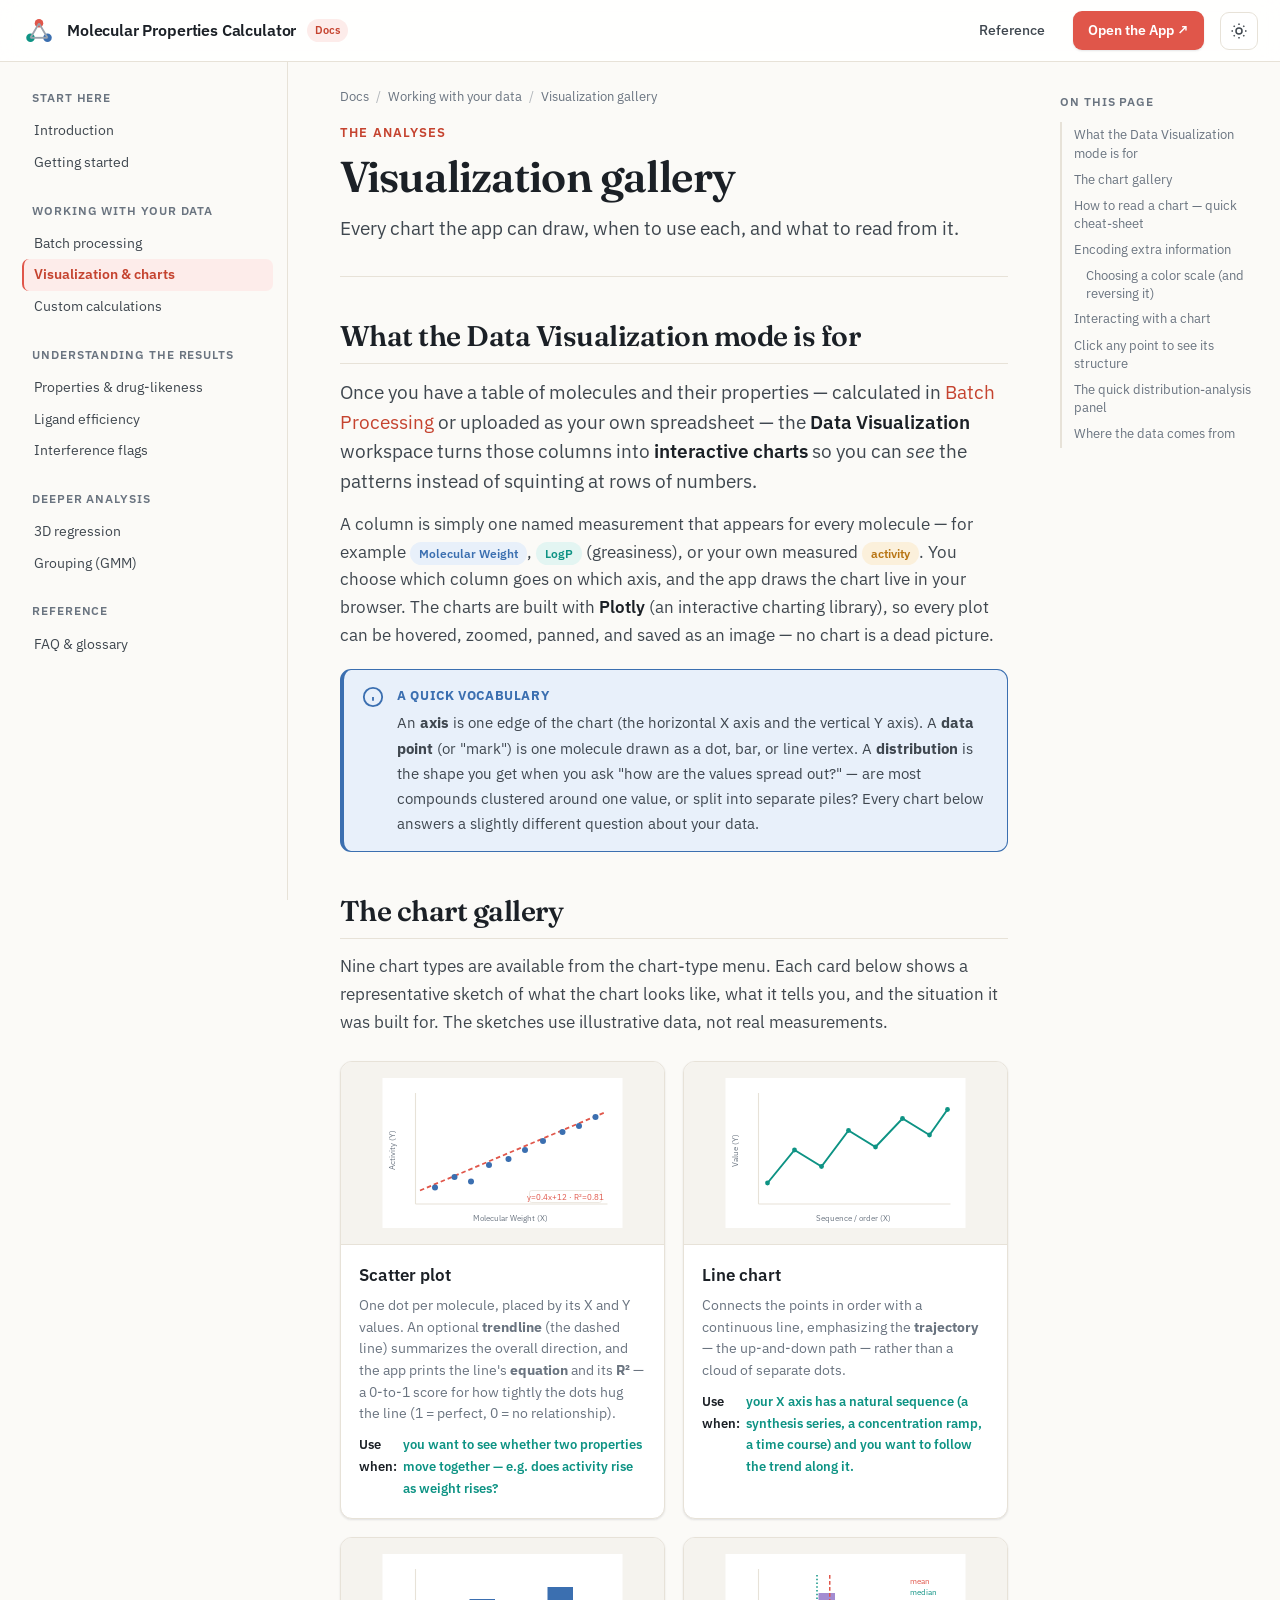
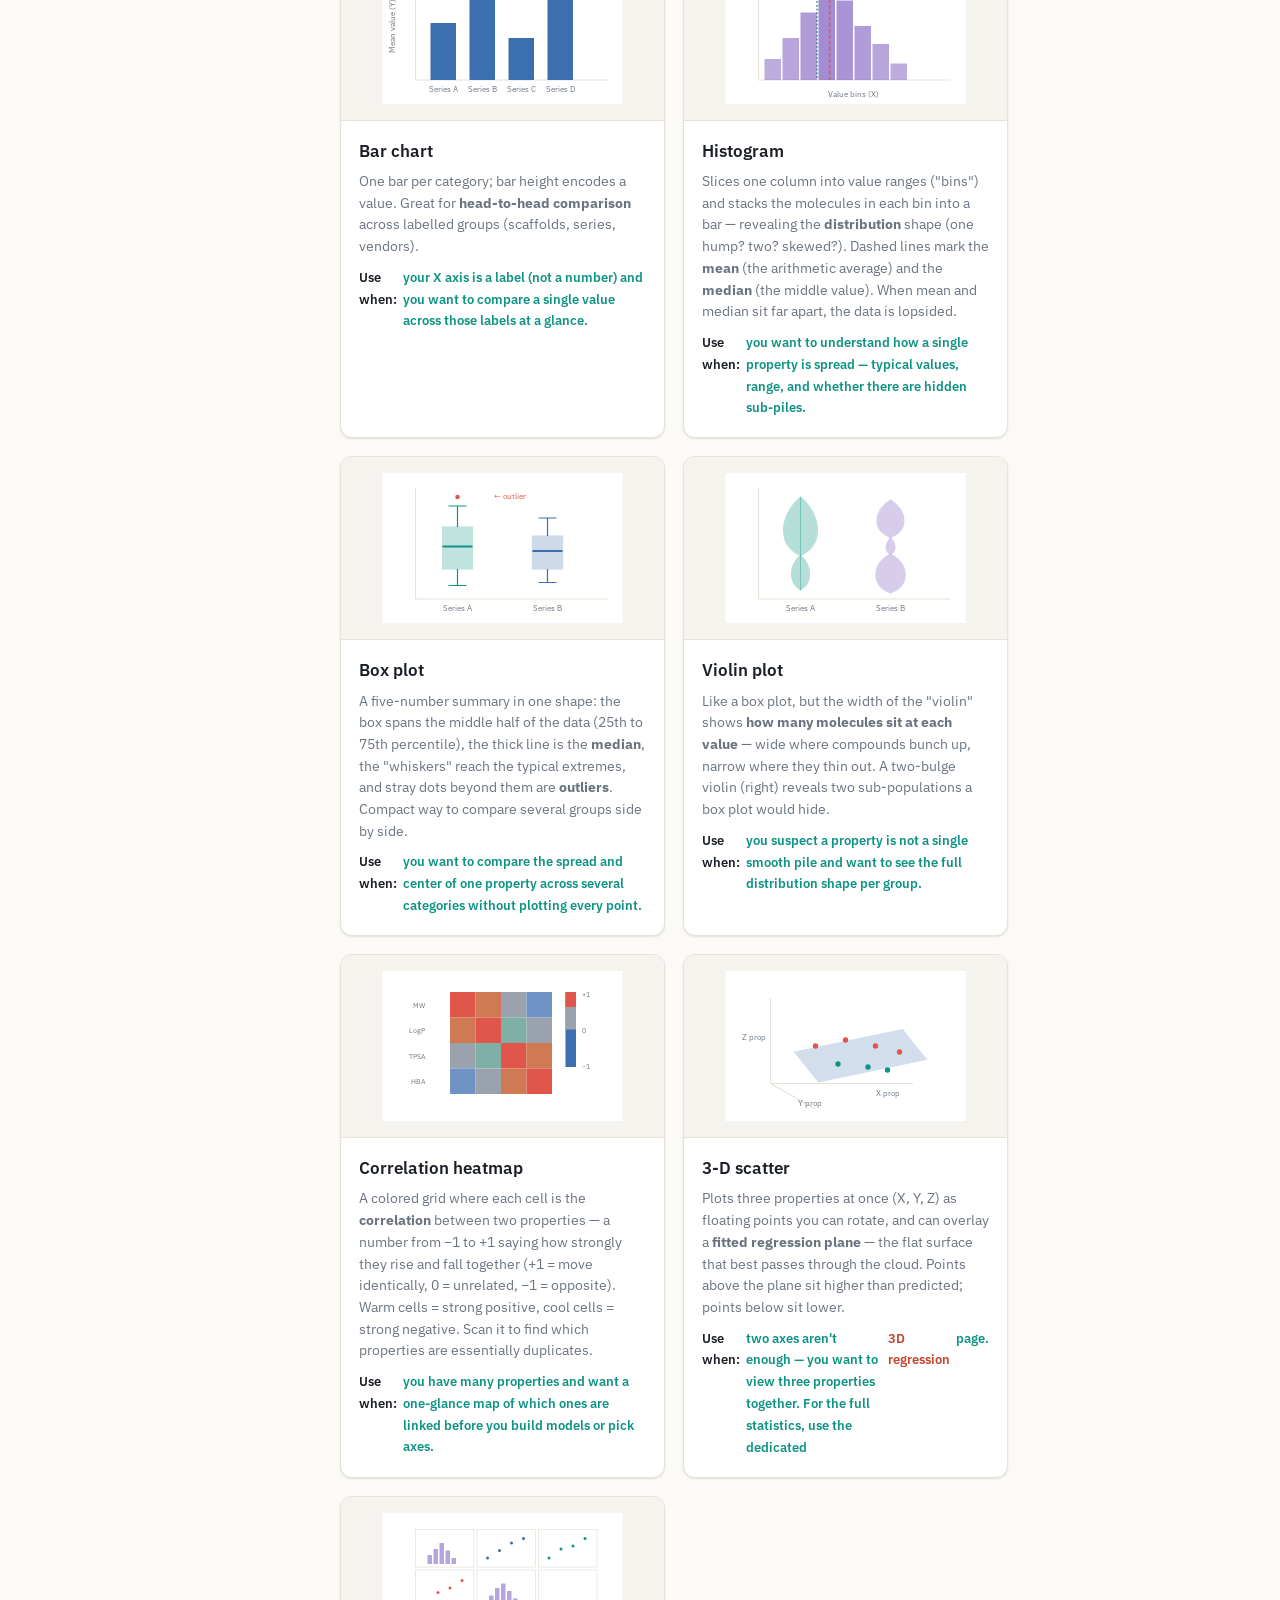
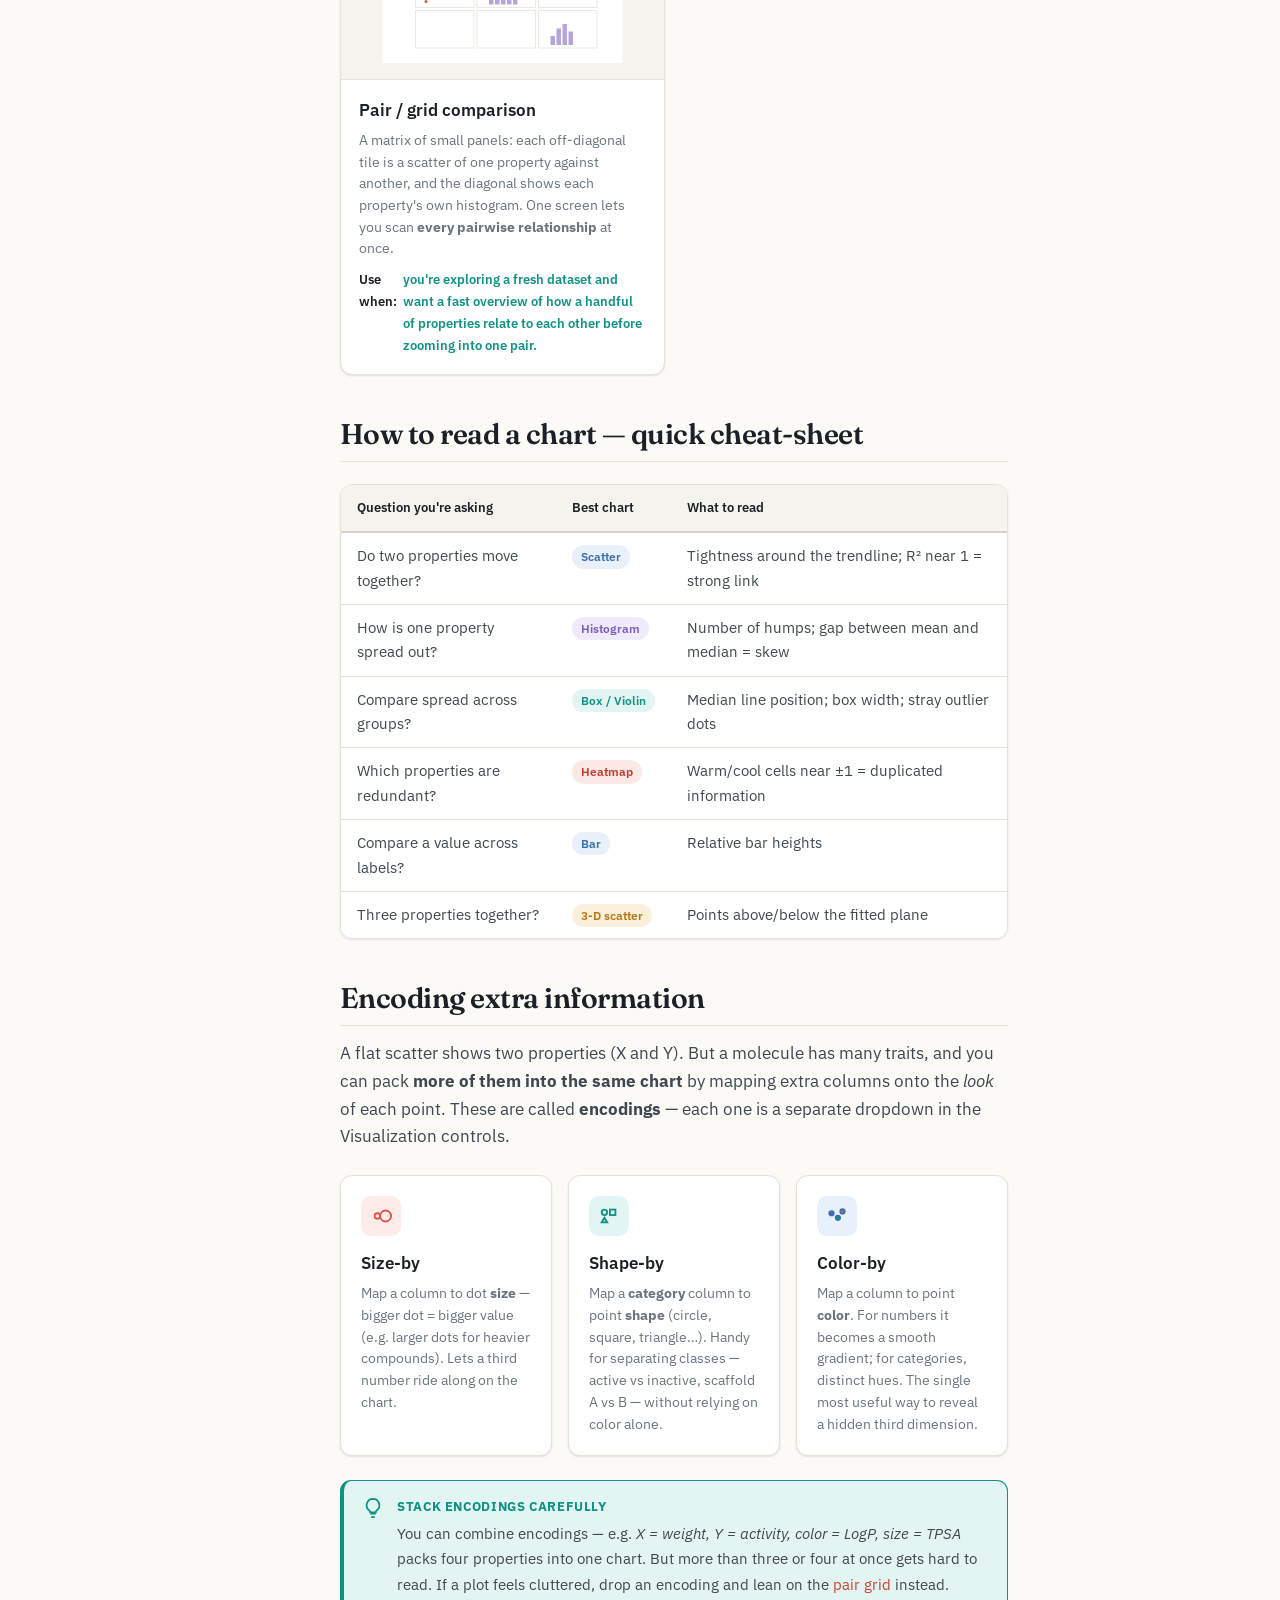
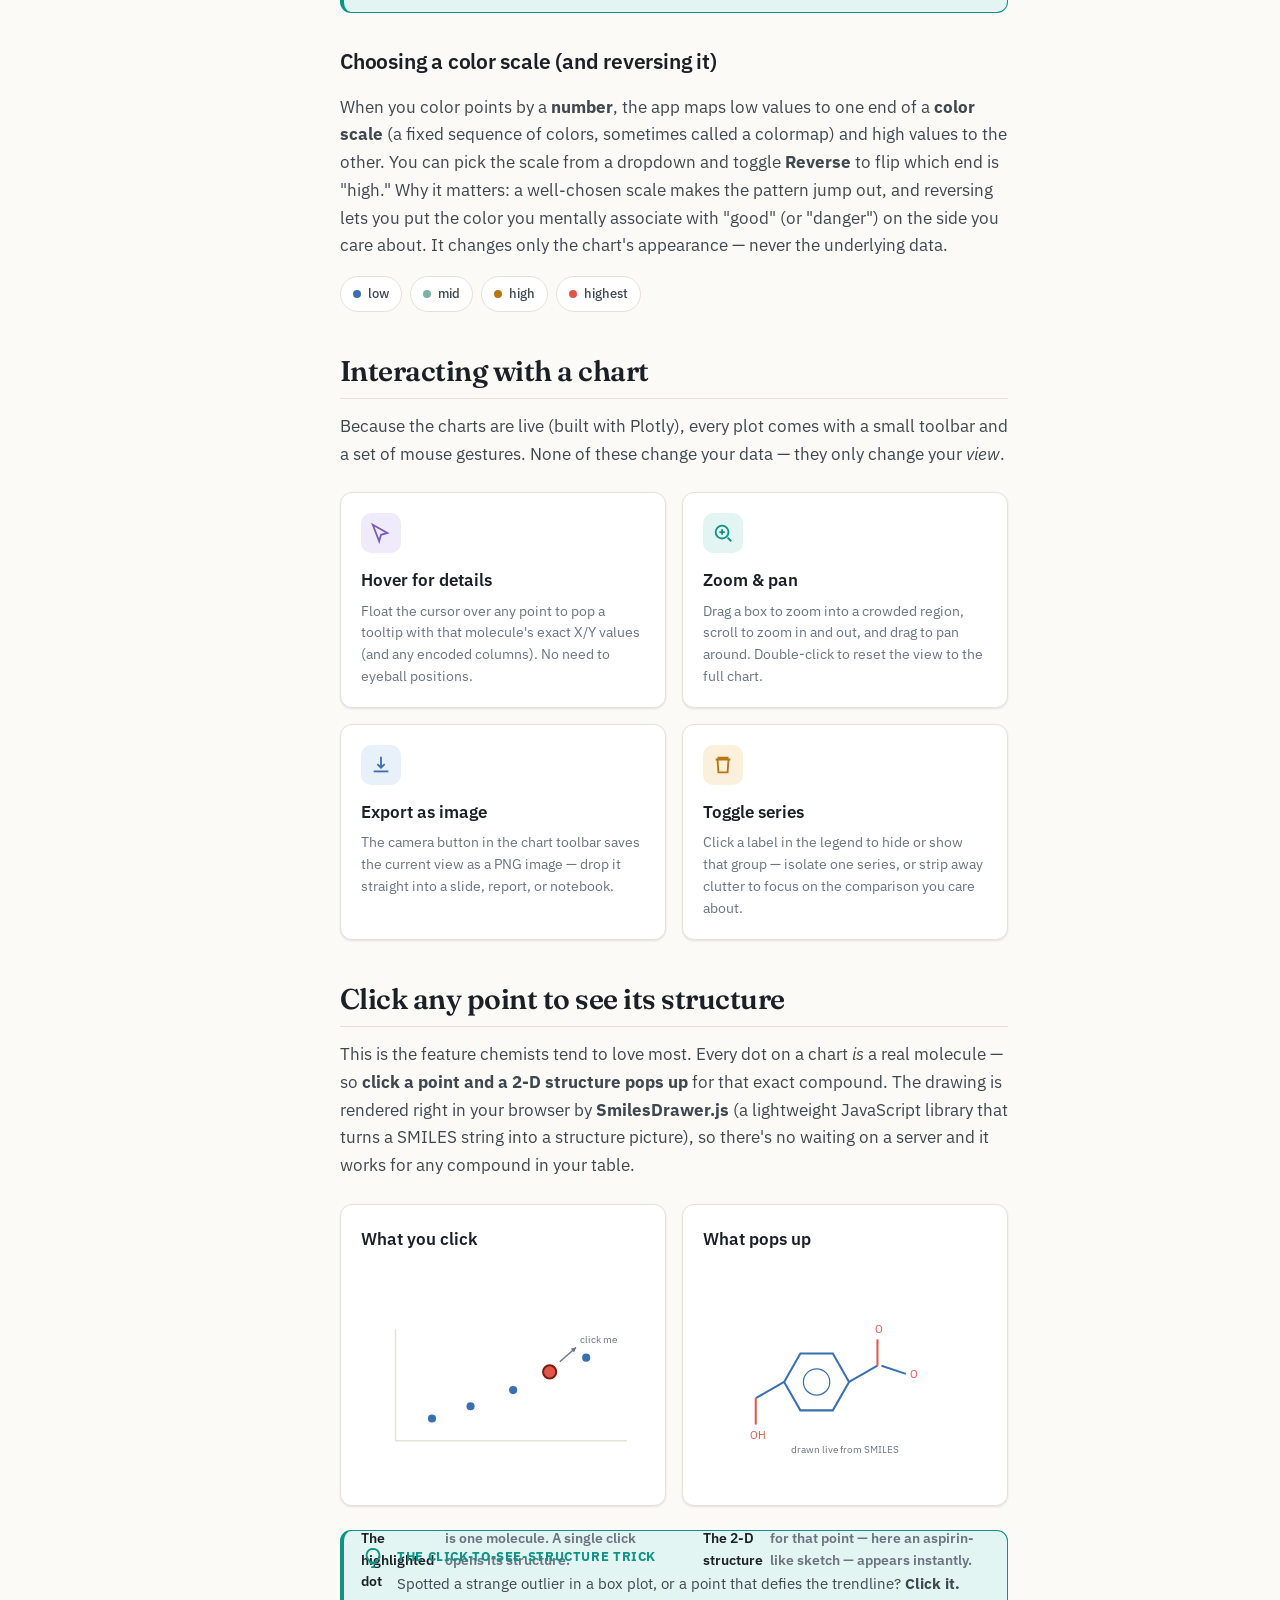
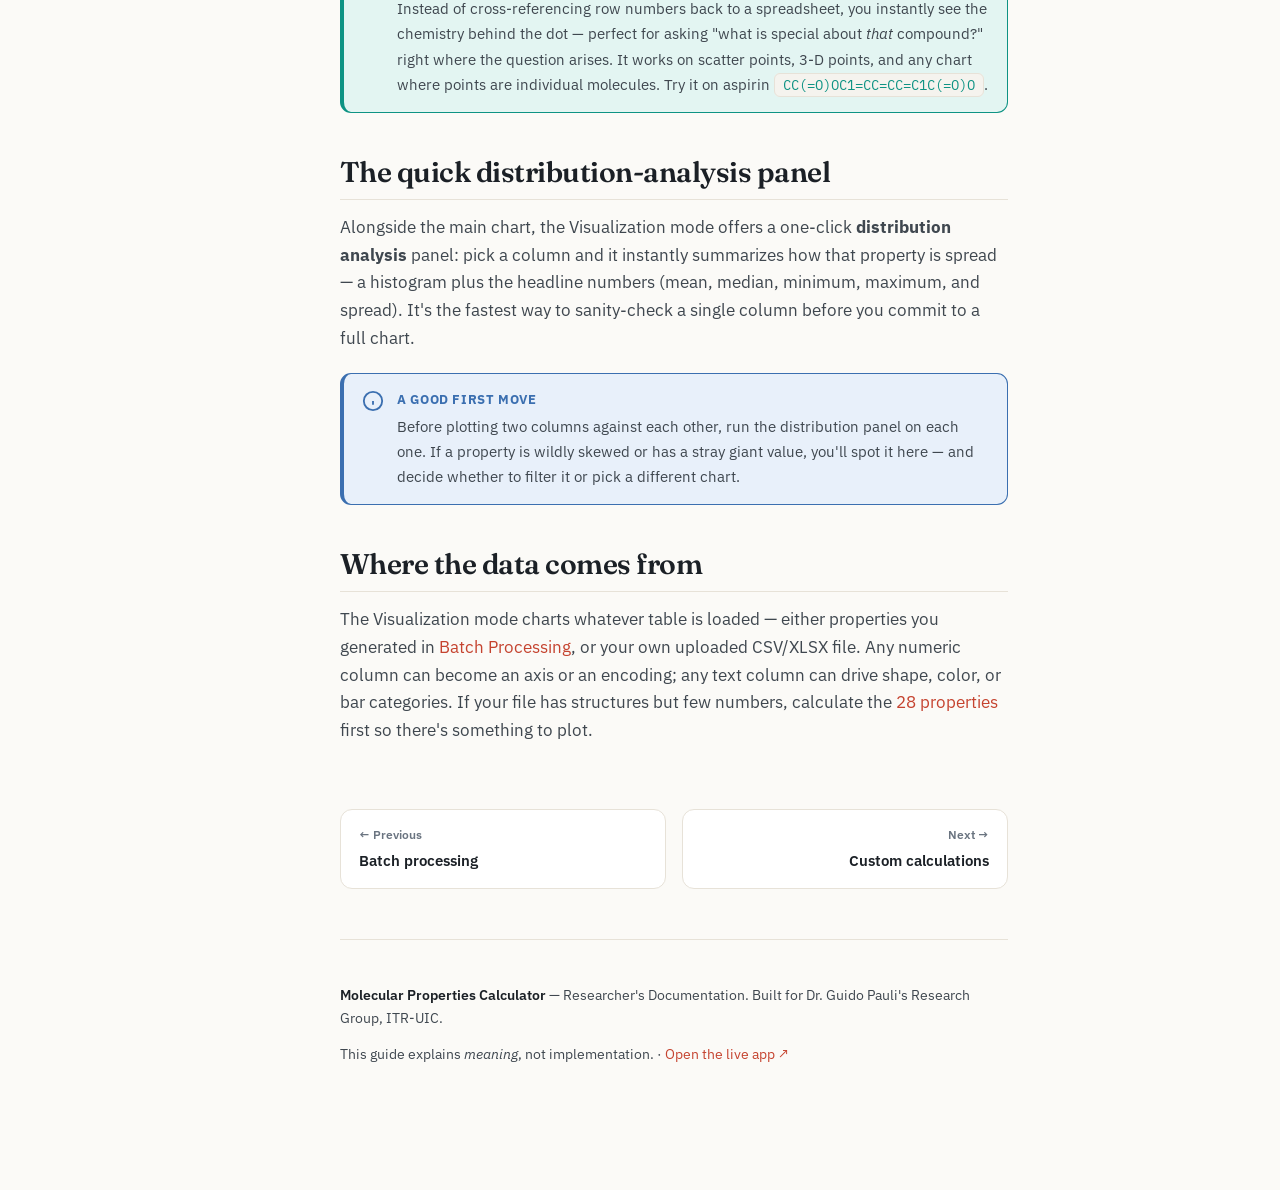
<file: visualization.html>
<!DOCTYPE html>
<html lang="en" data-theme="light">
<head>
<meta charset="UTF-8" />
<meta name="viewport" content="width=device-width, initial-scale=1.0" />
<title>Visualization gallery · Molecular Properties Calculator Docs</title>
<meta name="description" content="Every chart the calculator can draw, when to use each, and what to read from it." />
<link rel="preconnect" href="https://fonts.googleapis.com">
<link rel="preconnect" href="https://fonts.gstatic.com" crossorigin>
<link href="https://fonts.googleapis.com/css2?family=Fraunces:opsz,wght@9..144,400;9..144,500;9..144,600;9..144,700&family=IBM+Plex+Sans:wght@400;500;600;700&family=IBM+Plex+Mono:wght@400;500;600&display=swap" rel="stylesheet">
<link rel="stylesheet" href="assets/styles.css">
</head>
<body data-page="visualization">
<div class="progress" id="progress"></div>

<nav class="navbar">
  <button class="icon-btn menu-btn" id="menuBtn" aria-label="Menu"><svg width="18" height="18" viewBox="0 0 24 24" fill="none" stroke="currentColor" stroke-width="2"><path d="M3 6h18M3 12h18M3 18h18"/></svg></button>
  <a href="index.html" class="brand">
    <svg class="logo" viewBox="0 0 40 40" fill="none"><circle cx="20" cy="11" r="5" fill="#e0564a"/><circle cx="10" cy="28" r="5" fill="#0e9384"/><circle cx="30" cy="28" r="5" fill="#3b6fb0"/><line x1="20" y1="11" x2="10" y2="28" stroke="#9aa3ad" stroke-width="2.2"/><line x1="20" y1="11" x2="30" y2="28" stroke="#9aa3ad" stroke-width="2.2"/><line x1="10" y1="28" x2="30" y2="28" stroke="#9aa3ad" stroke-width="2.2"/></svg>
    <span class="full">Molecular Properties Calculator</span><span class="tag">Docs</span>
  </a>
  <div class="nav-spacer"></div>
  <a href="reference.html" class="nav-link hide-sm">Reference</a>
  <a href="https://molecular-properties-calculator-2.streamlit.app/" target="_blank" rel="noopener" class="nav-cta">Open the App ↗</a>
  <button class="icon-btn" id="themeBtn" aria-label="Toggle theme">
    <svg id="sunIcon" width="18" height="18" viewBox="0 0 24 24" fill="none" stroke="currentColor" stroke-width="2"><circle cx="12" cy="12" r="4"/><path d="M12 2v2M12 20v2M4.9 4.9l1.4 1.4M17.7 17.7l1.4 1.4M2 12h2M20 12h2M4.9 19.1l1.4-1.4M17.7 6.3l1.4-1.4"/></svg>
    <svg id="moonIcon" width="18" height="18" viewBox="0 0 24 24" fill="none" stroke="currentColor" stroke-width="2" style="display:none"><path d="M21 12.8A9 9 0 1 1 11.2 3a7 7 0 0 0 9.8 9.8z"/></svg>
  </button>
</nav>

<div class="scrim" id="scrim"></div>

<div class="layout">
  <aside class="sidebar" id="sidebar">
  <div class="side-group"><h4>Start Here</h4>
    <a class="side-link" data-page="home" href="index.html">Introduction</a>
    <a class="side-link" data-page="getting-started" href="getting-started.html">Getting started</a>
  </div>
  <div class="side-group"><h4>Working with your data</h4>
    <a class="side-link" data-page="batch" href="batch.html">Batch processing</a>
    <a class="side-link" data-page="visualization" href="visualization.html">Visualization &amp; charts</a>
    <a class="side-link" data-page="custom-calculations" href="custom-calculations.html">Custom calculations</a>
  </div>
  <div class="side-group"><h4>Understanding the results</h4>
    <a class="side-link" data-page="properties" href="properties.html">Properties &amp; drug-likeness</a>
    <a class="side-link" data-page="ligand-efficiency" href="ligand-efficiency.html">Ligand efficiency</a>
    <a class="side-link" data-page="interference" href="interference.html">Interference flags</a>
  </div>
  <div class="side-group"><h4>Deeper analysis</h4>
    <a class="side-link" data-page="regression" href="regression.html">3D regression</a>
    <a class="side-link" data-page="gmm" href="gmm.html">Grouping (GMM)</a>
  </div>
  <div class="side-group"><h4>Reference</h4>
    <a class="side-link" data-page="reference" href="reference.html">FAQ &amp; glossary</a>
  </div>
</aside>

  <div class="main-wrap">
    <main class="content">

      <div class="page-head">
        <div class="breadcrumb"><a href="index.html">Docs</a><span class="sep">/</span><span>Working with your data</span><span class="sep">/</span><span>Visualization gallery</span></div>
        <div class="eyebrow">THE ANALYSES</div>
        <h1>Visualization gallery</h1>
        <p class="lead">Every chart the app can draw, when to use each, and what to read from it.</p>
      </div>

      <section>
        <h2>What the Data Visualization mode is for</h2>
        <p class="lead">Once you have a table of molecules and their properties — calculated in <a href="batch.html">Batch Processing</a> or uploaded as your own spreadsheet — the <strong>Data Visualization</strong> workspace turns those columns into <strong>interactive charts</strong> so you can <em>see</em> the patterns instead of squinting at rows of numbers.</p>
        <p>A column is simply one named measurement that appears for every molecule — for example <span class="pill pill-blue">Molecular Weight</span>, <span class="pill pill-teal">LogP</span> (greasiness), or your own measured <span class="pill pill-amber">activity</span>. You choose which column goes on which axis, and the app draws the chart live in your browser. The charts are built with <strong>Plotly</strong> (an interactive charting library), so every plot can be hovered, zoomed, panned, and saved as an image — no chart is a dead picture.</p>

        <div class="adm adm-info"><svg class="ai" viewBox="0 0 24 24" fill="none" stroke="currentColor" stroke-width="2"><circle cx="12" cy="12" r="10"/><path d="M12 16v-4M12 8h.01"/></svg>
          <div><div class="at">A quick vocabulary</div><p>An <b>axis</b> is one edge of the chart (the horizontal X axis and the vertical Y axis). A <b>data point</b> (or "mark") is one molecule drawn as a dot, bar, or line vertex. A <b>distribution</b> is the shape you get when you ask "how are the values spread out?" — are most compounds clustered around one value, or split into separate piles? Every chart below answers a slightly different question about your data.</p></div></div>
      </section>

      <section>
        <h2>The chart gallery</h2>
        <p>Nine chart types are available from the chart-type menu. Each card below shows a representative sketch of what the chart looks like, what it tells you, and the situation it was built for. The sketches use illustrative data, not real measurements.</p>

        <div class="viz-grid">

          <!-- ===== SCATTER ===== -->
          <div class="viz-card">
            <div class="viz-thumb">
              <svg viewBox="0 0 320 200" width="100%" height="auto" role="img" aria-label="Scatter plot with a rising trendline">
                <rect width="320" height="200" fill="var(--surface)"/>
                <line x1="44" y1="20" x2="44" y2="168" stroke="var(--border)" stroke-width="1.5"/>
                <line x1="44" y1="168" x2="300" y2="168" stroke="var(--border)" stroke-width="1.5"/>
                <!-- trendline -->
                <line x1="50" y1="150" x2="296" y2="46" stroke="#e0564a" stroke-width="2.4" stroke-dasharray="6 4"/>
                <!-- points scattered around the line -->
                <circle cx="70" cy="146" r="4" fill="#3b6fb0"/><circle cx="96" cy="132" r="4" fill="#3b6fb0"/>
                <circle cx="118" cy="138" r="4" fill="#3b6fb0"/><circle cx="142" cy="116" r="4" fill="#3b6fb0"/>
                <circle cx="168" cy="108" r="4" fill="#3b6fb0"/><circle cx="190" cy="96" r="4" fill="#3b6fb0"/>
                <circle cx="214" cy="84" r="4" fill="#3b6fb0"/><circle cx="240" cy="72" r="4" fill="#3b6fb0"/>
                <circle cx="262" cy="64" r="4" fill="#3b6fb0"/><circle cx="284" cy="52" r="4" fill="#3b6fb0"/>
                <text x="170" y="190" text-anchor="middle" font-size="11" fill="var(--muted)">Molecular Weight (X)</text>
                <text x="16" y="96" text-anchor="middle" font-size="11" fill="var(--muted)" transform="rotate(-90 16 96)">Activity (Y)</text>
                <rect x="196" y="150" width="96" height="16" rx="3" fill="var(--surface)" stroke="var(--border)"/>
                <text x="244" y="162" text-anchor="middle" font-size="10" fill="#e0564a">y=0.4x+12 · R²=0.81</text>
              </svg>
            </div>
            <div class="viz-body">
              <h4>Scatter plot</h4>
              <p>One dot per molecule, placed by its X and Y values. An optional <b>trendline</b> (the dashed line) summarizes the overall direction, and the app prints the line's <b>equation</b> and its <b>R²</b> — a 0-to-1 score for how tightly the dots hug the line (1 = perfect, 0 = no relationship).</p>
              <div class="viz-when"><b>Use when:</b> you want to see whether two properties move together — e.g. does activity rise as weight rises?</div>
            </div>
          </div>

          <!-- ===== LINE ===== -->
          <div class="viz-card">
            <div class="viz-thumb">
              <svg viewBox="0 0 320 200" width="100%" height="auto" role="img" aria-label="Line chart connecting points in order">
                <rect width="320" height="200" fill="var(--surface)"/>
                <line x1="44" y1="20" x2="44" y2="168" stroke="var(--border)" stroke-width="1.5"/>
                <line x1="44" y1="168" x2="300" y2="168" stroke="var(--border)" stroke-width="1.5"/>
                <polyline points="56,140 92,96 128,118 164,70 200,92 236,54 272,76 296,42" fill="none" stroke="#0e9384" stroke-width="2.6"/>
                <circle cx="56" cy="140" r="3.2" fill="#0e9384"/><circle cx="92" cy="96" r="3.2" fill="#0e9384"/>
                <circle cx="128" cy="118" r="3.2" fill="#0e9384"/><circle cx="164" cy="70" r="3.2" fill="#0e9384"/>
                <circle cx="200" cy="92" r="3.2" fill="#0e9384"/><circle cx="236" cy="54" r="3.2" fill="#0e9384"/>
                <circle cx="272" cy="76" r="3.2" fill="#0e9384"/><circle cx="296" cy="42" r="3.2" fill="#0e9384"/>
                <text x="170" y="190" text-anchor="middle" font-size="11" fill="var(--muted)">Sequence / order (X)</text>
                <text x="16" y="96" text-anchor="middle" font-size="11" fill="var(--muted)" transform="rotate(-90 16 96)">Value (Y)</text>
              </svg>
            </div>
            <div class="viz-body">
              <h4>Line chart</h4>
              <p>Connects the points in order with a continuous line, emphasizing the <b>trajectory</b> — the up-and-down path — rather than a cloud of separate dots.</p>
              <div class="viz-when"><b>Use when:</b> your X axis has a natural sequence (a synthesis series, a concentration ramp, a time course) and you want to follow the trend along it.</div>
            </div>
          </div>

          <!-- ===== BAR ===== -->
          <div class="viz-card">
            <div class="viz-thumb">
              <svg viewBox="0 0 320 200" width="100%" height="auto" role="img" aria-label="Bar chart comparing categories">
                <rect width="320" height="200" fill="var(--surface)"/>
                <line x1="44" y1="20" x2="44" y2="168" stroke="var(--border)" stroke-width="1.5"/>
                <line x1="44" y1="168" x2="300" y2="168" stroke="var(--border)" stroke-width="1.5"/>
                <rect x="64"  y="92"  width="34" height="76"  fill="#3b6fb0"/>
                <rect x="116" y="60"  width="34" height="108" fill="#3b6fb0"/>
                <rect x="168" y="112" width="34" height="56"  fill="#3b6fb0"/>
                <rect x="220" y="44"  width="34" height="124" fill="#3b6fb0"/>
                <text x="81"  y="184" text-anchor="middle" font-size="10" fill="var(--muted)">Series A</text>
                <text x="133" y="184" text-anchor="middle" font-size="10" fill="var(--muted)">Series B</text>
                <text x="185" y="184" text-anchor="middle" font-size="10" fill="var(--muted)">Series C</text>
                <text x="237" y="184" text-anchor="middle" font-size="10" fill="var(--muted)">Series D</text>
                <text x="16" y="96" text-anchor="middle" font-size="11" fill="var(--muted)" transform="rotate(-90 16 96)">Mean value (Y)</text>
              </svg>
            </div>
            <div class="viz-body">
              <h4>Bar chart</h4>
              <p>One bar per category; bar height encodes a value. Great for <b>head-to-head comparison</b> across labelled groups (scaffolds, series, vendors).</p>
              <div class="viz-when"><b>Use when:</b> your X axis is a label (not a number) and you want to compare a single value across those labels at a glance.</div>
            </div>
          </div>

          <!-- ===== HISTOGRAM ===== -->
          <div class="viz-card">
            <div class="viz-thumb">
              <svg viewBox="0 0 320 200" width="100%" height="auto" role="img" aria-label="Histogram with mean and median lines">
                <rect width="320" height="200" fill="var(--surface)"/>
                <line x1="44" y1="20" x2="44" y2="168" stroke="var(--border)" stroke-width="1.5"/>
                <line x1="44" y1="168" x2="300" y2="168" stroke="var(--border)" stroke-width="1.5"/>
                <rect x="52"  y="140" width="22" height="28"  fill="#7c5cbf" opacity=".5"/>
                <rect x="76"  y="112" width="22" height="56"  fill="#7c5cbf" opacity=".55"/>
                <rect x="100" y="78"  width="22" height="90"  fill="#7c5cbf" opacity=".6"/>
                <rect x="124" y="52"  width="22" height="116" fill="#7c5cbf" opacity=".7"/>
                <rect x="148" y="62"  width="22" height="106" fill="#7c5cbf" opacity=".65"/>
                <rect x="172" y="96"  width="22" height="72"  fill="#7c5cbf" opacity=".6"/>
                <rect x="196" y="120" width="22" height="48"  fill="#7c5cbf" opacity=".55"/>
                <rect x="220" y="146" width="22" height="22"  fill="#7c5cbf" opacity=".5"/>
                <!-- mean / median -->
                <line x1="139" y1="28" x2="139" y2="168" stroke="#e0564a" stroke-width="2" stroke-dasharray="5 3"/>
                <line x1="122" y1="28" x2="122" y2="168" stroke="#0e9384" stroke-width="2" stroke-dasharray="2 3"/>
                <text x="170" y="190" text-anchor="middle" font-size="11" fill="var(--muted)">Value bins (X)</text>
                <text x="246" y="40" font-size="10" fill="#e0564a">mean</text>
                <text x="246" y="54" font-size="10" fill="#0e9384">median</text>
              </svg>
            </div>
            <div class="viz-body">
              <h4>Histogram</h4>
              <p>Slices one column into value ranges ("bins") and stacks the molecules in each bin into a bar — revealing the <b>distribution</b> shape (one hump? two? skewed?). Dashed lines mark the <b>mean</b> (the arithmetic average) and the <b>median</b> (the middle value). When mean and median sit far apart, the data is lopsided.</p>
              <div class="viz-when"><b>Use when:</b> you want to understand how a single property is spread — typical values, range, and whether there are hidden sub-piles.</div>
            </div>
          </div>

          <!-- ===== BOX PLOT ===== -->
          <div class="viz-card">
            <div class="viz-thumb">
              <svg viewBox="0 0 320 200" width="100%" height="auto" role="img" aria-label="Box plot showing quartiles and outliers">
                <rect width="320" height="200" fill="var(--surface)"/>
                <line x1="44" y1="20" x2="44" y2="168" stroke="var(--border)" stroke-width="1.5"/>
                <line x1="44" y1="168" x2="300" y2="168" stroke="var(--border)" stroke-width="1.5"/>
                <!-- box A -->
                <line x1="100" y1="44" x2="100" y2="72" stroke="#0e9384" stroke-width="1.6"/>
                <rect x="80" y="72" width="40" height="56" fill="#0e9384" opacity=".25" stroke="#0e9384" stroke-width="1.6"/>
                <line x1="80" y1="98" x2="120" y2="98" stroke="#0e9384" stroke-width="2.4"/>
                <line x1="100" y1="128" x2="100" y2="150" stroke="#0e9384" stroke-width="1.6"/>
                <line x1="88" y1="44" x2="112" y2="44" stroke="#0e9384" stroke-width="1.6"/>
                <line x1="88" y1="150" x2="112" y2="150" stroke="#0e9384" stroke-width="1.6"/>
                <circle cx="100" cy="32" r="3" fill="#e0564a"/>
                <!-- box B -->
                <line x1="220" y1="60" x2="220" y2="84" stroke="#3b6fb0" stroke-width="1.6"/>
                <rect x="200" y="84" width="40" height="44" fill="#3b6fb0" opacity=".25" stroke="#3b6fb0" stroke-width="1.6"/>
                <line x1="200" y1="104" x2="240" y2="104" stroke="#3b6fb0" stroke-width="2.4"/>
                <line x1="220" y1="128" x2="220" y2="146" stroke="#3b6fb0" stroke-width="1.6"/>
                <line x1="208" y1="60" x2="232" y2="60" stroke="#3b6fb0" stroke-width="1.6"/>
                <line x1="208" y1="146" x2="232" y2="146" stroke="#3b6fb0" stroke-width="1.6"/>
                <text x="100" y="184" text-anchor="middle" font-size="10" fill="var(--muted)">Series A</text>
                <text x="220" y="184" text-anchor="middle" font-size="10" fill="var(--muted)">Series B</text>
                <text x="148" y="34" font-size="10" fill="#e0564a">← outlier</text>
              </svg>
            </div>
            <div class="viz-body">
              <h4>Box plot</h4>
              <p>A five-number summary in one shape: the box spans the middle half of the data (25th to 75th percentile), the thick line is the <b>median</b>, the "whiskers" reach the typical extremes, and stray dots beyond them are <b>outliers</b>. Compact way to compare several groups side by side.</p>
              <div class="viz-when"><b>Use when:</b> you want to compare the spread and center of one property across several categories without plotting every point.</div>
            </div>
          </div>

          <!-- ===== VIOLIN ===== -->
          <div class="viz-card">
            <div class="viz-thumb">
              <svg viewBox="0 0 320 200" width="100%" height="auto" role="img" aria-label="Violin plot showing density shape">
                <rect width="320" height="200" fill="var(--surface)"/>
                <line x1="44" y1="20" x2="44" y2="168" stroke="var(--border)" stroke-width="1.5"/>
                <line x1="44" y1="168" x2="300" y2="168" stroke="var(--border)" stroke-width="1.5"/>
                <!-- violin A: one hump -->
                <path d="M100 32 C70 60 70 96 100 110 C130 96 130 60 100 32 Z" fill="#0e9384" opacity=".3" stroke="#0e9384" stroke-width="1.6"/>
                <path d="M100 110 C84 124 84 146 100 156 C116 146 116 124 100 110 Z" fill="#0e9384" opacity=".3" stroke="#0e9384" stroke-width="1.6"/>
                <line x1="100" y1="32" x2="100" y2="156" stroke="#0e9384" stroke-width="1" opacity=".5"/>
                <!-- violin B: two humps -->
                <path d="M220 36 C196 52 196 76 220 86 C244 76 244 52 220 36 Z" fill="#7c5cbf" opacity=".3" stroke="#7c5cbf" stroke-width="1.6"/>
                <path d="M220 86 C212 96 212 104 220 108 C228 104 228 96 220 86 Z" fill="#7c5cbf" opacity=".3" stroke="#7c5cbf" stroke-width="1.6"/>
                <path d="M220 108 C194 122 194 150 220 160 C246 150 246 122 220 108 Z" fill="#7c5cbf" opacity=".3" stroke="#7c5cbf" stroke-width="1.6"/>
                <text x="100" y="184" text-anchor="middle" font-size="10" fill="var(--muted)">Series A</text>
                <text x="220" y="184" text-anchor="middle" font-size="10" fill="var(--muted)">Series B</text>
              </svg>
            </div>
            <div class="viz-body">
              <h4>Violin plot</h4>
              <p>Like a box plot, but the width of the "violin" shows <b>how many molecules sit at each value</b> — wide where compounds bunch up, narrow where they thin out. A two-bulge violin (right) reveals two sub-populations a box plot would hide.</p>
              <div class="viz-when"><b>Use when:</b> you suspect a property is not a single smooth pile and want to see the full distribution shape per group.</div>
            </div>
          </div>

          <!-- ===== HEATMAP ===== -->
          <div class="viz-card">
            <div class="viz-thumb">
              <svg viewBox="0 0 320 200" width="100%" height="auto" role="img" aria-label="Correlation heatmap grid">
                <rect width="320" height="200" fill="var(--surface)"/>
                <!-- 4x4 grid of correlation cells -->
                <g>
                  <rect x="90"  y="28" width="34" height="34" fill="#e0564a"/><rect x="124" y="28" width="34" height="34" fill="#cf7a52"/><rect x="158" y="28" width="34" height="34" fill="#9aa3ad"/><rect x="192" y="28" width="34" height="34" fill="#6f93c4"/>
                  <rect x="90"  y="62" width="34" height="34" fill="#cf7a52"/><rect x="124" y="62" width="34" height="34" fill="#e0564a"/><rect x="158" y="62" width="34" height="34" fill="#7fb0a5"/><rect x="192" y="62" width="34" height="34" fill="#9aa3ad"/>
                  <rect x="90"  y="96" width="34" height="34" fill="#9aa3ad"/><rect x="124" y="96" width="34" height="34" fill="#7fb0a5"/><rect x="158" y="96" width="34" height="34" fill="#e0564a"/><rect x="192" y="96" width="34" height="34" fill="#cf7a52"/>
                  <rect x="90"  y="130" width="34" height="34" fill="#6f93c4"/><rect x="124" y="130" width="34" height="34" fill="#9aa3ad"/><rect x="158" y="130" width="34" height="34" fill="#cf7a52"/><rect x="192" y="130" width="34" height="34" fill="#e0564a"/>
                </g>
                <text x="56" y="49" text-anchor="end" font-size="9" fill="var(--muted)">MW</text>
                <text x="56" y="83" text-anchor="end" font-size="9" fill="var(--muted)">LogP</text>
                <text x="56" y="117" text-anchor="end" font-size="9" fill="var(--muted)">TPSA</text>
                <text x="56" y="151" text-anchor="end" font-size="9" fill="var(--muted)">HBA</text>
                <!-- scale -->
                <rect x="244" y="28" width="14" height="100" fill="#3b6fb0"/><rect x="244" y="28" width="14" height="50" fill="#9aa3ad"/><rect x="244" y="28" width="14" height="20" fill="#e0564a"/>
                <text x="266" y="34" font-size="9" fill="var(--muted)">+1</text>
                <text x="266" y="82" font-size="9" fill="var(--muted)">0</text>
                <text x="266" y="130" font-size="9" fill="var(--muted)">−1</text>
              </svg>
            </div>
            <div class="viz-body">
              <h4>Correlation heatmap</h4>
              <p>A colored grid where each cell is the <b>correlation</b> between two properties — a number from −1 to +1 saying how strongly they rise and fall together (+1 = move identically, 0 = unrelated, −1 = opposite). Warm cells = strong positive, cool cells = strong negative. Scan it to find which properties are essentially duplicates.</p>
              <div class="viz-when"><b>Use when:</b> you have many properties and want a one-glance map of which ones are linked before you build models or pick axes.</div>
            </div>
          </div>

          <!-- ===== 3D SCATTER ===== -->
          <div class="viz-card">
            <div class="viz-thumb">
              <svg viewBox="0 0 320 200" width="100%" height="auto" role="img" aria-label="3D scatter with a fitted regression plane">
                <rect width="320" height="200" fill="var(--surface)"/>
                <!-- 3D axes -->
                <line x1="60" y1="150" x2="250" y2="150" stroke="var(--border)" stroke-width="1.5"/>
                <line x1="60" y1="150" x2="60" y2="36" stroke="var(--border)" stroke-width="1.5"/>
                <line x1="60" y1="150" x2="120" y2="184" stroke="var(--border)" stroke-width="1.5"/>
                <!-- regression plane (tilted parallelogram) -->
                <polygon points="92,108 236,78 268,118 124,148" fill="#3b6fb0" opacity=".22" stroke="#3b6fb0" stroke-width="1.4"/>
                <!-- points above/below the plane -->
                <circle cx="120" cy="100" r="3.6" fill="#e0564a"/><circle cx="160" cy="92" r="3.6" fill="#e0564a"/>
                <circle cx="150" cy="124" r="3.6" fill="#0e9384"/><circle cx="200" cy="100" r="3.6" fill="#e0564a"/>
                <circle cx="190" cy="128" r="3.6" fill="#0e9384"/><circle cx="232" cy="108" r="3.6" fill="#e0564a"/>
                <circle cx="216" cy="132" r="3.6" fill="#0e9384"/>
                <text x="200" y="166" font-size="10" fill="var(--muted)">X prop</text>
                <text x="22" y="92" font-size="10" fill="var(--muted)">Z prop</text>
                <text x="96" y="180" font-size="10" fill="var(--muted)">Y prop</text>
              </svg>
            </div>
            <div class="viz-body">
              <h4>3-D scatter</h4>
              <p>Plots three properties at once (X, Y, Z) as floating points you can rotate, and can overlay a <b>fitted regression plane</b> — the flat surface that best passes through the cloud. Points above the plane sit higher than predicted; points below sit lower.</p>
              <div class="viz-when"><b>Use when:</b> two axes aren't enough — you want to view three properties together. For the full statistics, use the dedicated <a href="regression.html">3D regression</a> page.</div>
            </div>
          </div>

          <!-- ===== PAIR / GRID ===== -->
          <div class="viz-card" id="pairgrid">
            <div class="viz-thumb">
              <svg viewBox="0 0 320 200" width="100%" height="auto" role="img" aria-label="Pair grid of small scatter and histogram tiles">
                <rect width="320" height="200" fill="var(--surface)"/>
                <!-- 3x3 grid of mini panels -->
                <g stroke="var(--border)" stroke-width="1" fill="none">
                  <rect x="44" y="22" width="78" height="50"/><rect x="126" y="22" width="78" height="50"/><rect x="208" y="22" width="78" height="50"/>
                  <rect x="44" y="76" width="78" height="50"/><rect x="126" y="76" width="78" height="50"/><rect x="208" y="76" width="78" height="50"/>
                  <rect x="44" y="130" width="78" height="50"/><rect x="126" y="130" width="78" height="50"/><rect x="208" y="130" width="78" height="50"/>
                </g>
                <!-- diagonal = histograms -->
                <g fill="#7c5cbf" opacity=".55"><rect x="60" y="56" width="6" height="12"/><rect x="68" y="48" width="6" height="20"/><rect x="76" y="40" width="6" height="28"/><rect x="84" y="50" width="6" height="18"/><rect x="92" y="60" width="6" height="8"/></g>
                <g fill="#7c5cbf" opacity=".55"><rect x="142" y="110" width="6" height="12"/><rect x="150" y="100" width="6" height="22"/><rect x="158" y="94" width="6" height="28"/><rect x="166" y="104" width="6" height="18"/><rect x="174" y="114" width="6" height="8"/></g>
                <g fill="#7c5cbf" opacity=".55"><rect x="224" y="164" width="6" height="12"/><rect x="232" y="154" width="6" height="22"/><rect x="240" y="148" width="6" height="28"/><rect x="248" y="158" width="6" height="18"/></g>
                <!-- off-diagonal = scatters -->
                <g fill="#3b6fb0"><circle cx="140" cy="60" r="2"/><circle cx="156" cy="50" r="2"/><circle cx="172" cy="40" r="2"/><circle cx="188" cy="34" r="2"/></g>
                <g fill="#0e9384"><circle cx="222" cy="60" r="2"/><circle cx="238" cy="48" r="2"/><circle cx="254" cy="44" r="2"/><circle cx="270" cy="34" r="2"/></g>
                <g fill="#e0564a"><circle cx="58" cy="118" r="2"/><circle cx="74" cy="106" r="2"/><circle cx="90" cy="100" r="2"/><circle cx="106" cy="90" r="2"/></g>
              </svg>
            </div>
            <div class="viz-body">
              <h4>Pair / grid comparison</h4>
              <p>A matrix of small panels: each off-diagonal tile is a scatter of one property against another, and the diagonal shows each property's own histogram. One screen lets you scan <b>every pairwise relationship</b> at once.</p>
              <div class="viz-when"><b>Use when:</b> you're exploring a fresh dataset and want a fast overview of how a handful of properties relate to each other before zooming into one pair.</div>
            </div>
          </div>

        </div>
      </section>

      <section>
        <h2>How to read a chart — quick cheat-sheet</h2>
        <div class="table-wrap">
          <table>
            <thead><tr><th>Question you're asking</th><th>Best chart</th><th>What to read</th></tr></thead>
            <tbody>
              <tr><td>Do two properties move together?</td><td><span class="pill pill-blue">Scatter</span></td><td>Tightness around the trendline; R² near 1 = strong link</td></tr>
              <tr><td>How is one property spread out?</td><td><span class="pill pill-violet">Histogram</span></td><td>Number of humps; gap between mean and median = skew</td></tr>
              <tr><td>Compare spread across groups?</td><td><span class="pill pill-teal">Box / Violin</span></td><td>Median line position; box width; stray outlier dots</td></tr>
              <tr><td>Which properties are redundant?</td><td><span class="pill pill-red">Heatmap</span></td><td>Warm/cool cells near ±1 = duplicated information</td></tr>
              <tr><td>Compare a value across labels?</td><td><span class="pill pill-blue">Bar</span></td><td>Relative bar heights</td></tr>
              <tr><td>Three properties together?</td><td><span class="pill pill-amber">3-D scatter</span></td><td>Points above/below the fitted plane</td></tr>
            </tbody>
          </table>
        </div>
      </section>

      <section>
        <h2>Encoding extra information</h2>
        <p>A flat scatter shows two properties (X and Y). But a molecule has many traits, and you can pack <b>more of them into the same chart</b> by mapping extra columns onto the <em>look</em> of each point. These are called <b>encodings</b> — each one is a separate dropdown in the Visualization controls.</p>

        <div class="grid cols-3">
          <div class="card"><div class="ci" style="background:var(--brand-tint)"><svg width="22" height="22" viewBox="0 0 24 24" fill="none" stroke="#e0564a" stroke-width="2"><circle cx="8" cy="12" r="3"/><circle cx="17" cy="12" r="6"/></svg></div>
            <h4>Size&#8209;by</h4><p>Map a column to dot <b>size</b> — bigger dot = bigger value (e.g. larger dots for heavier compounds). Lets a third number ride along on the chart.</p></div>
          <div class="card"><div class="ci" style="background:var(--teal-tint)"><svg width="22" height="22" viewBox="0 0 24 24" fill="none" stroke="#0e9384" stroke-width="2"><circle cx="7" cy="8" r="3"/><rect x="13" y="5" width="6" height="6"/><path d="M7 14l3 5h-6z"/></svg></div>
            <h4>Shape&#8209;by</h4><p>Map a <b>category</b> column to point <b>shape</b> (circle, square, triangle…). Handy for separating classes — active vs inactive, scaffold A vs B — without relying on color alone.</p></div>
          <div class="card"><div class="ci" style="background:var(--blue-tint)"><svg width="22" height="22" viewBox="0 0 24 24" fill="none" stroke="#3b6fb0" stroke-width="2"><circle cx="6" cy="9" r="2.4" fill="#3b6fb0"/><circle cx="13" cy="14" r="2.4" fill="#0e9384"/><circle cx="18" cy="7" r="2.4" fill="#e0564a"/></svg></div>
            <h4>Color&#8209;by</h4><p>Map a column to point <b>color</b>. For numbers it becomes a smooth gradient; for categories, distinct hues. The single most useful way to reveal a hidden third dimension.</p></div>
        </div>

        <div class="adm adm-tip"><svg class="ai" viewBox="0 0 24 24" fill="none" stroke="currentColor" stroke-width="2"><path d="M9 18h6M10 22h4M12 2a7 7 0 0 0-4 12.7c.6.5 1 1.3 1 2.1h6c0-.8.4-1.6 1-2.1A7 7 0 0 0 12 2z"/></svg>
          <div><div class="at">Stack encodings carefully</div><p>You can combine encodings — e.g. <em>X = weight, Y = activity, color = LogP, size = TPSA</em> packs four properties into one chart. But more than three or four at once gets hard to read. If a plot feels cluttered, drop an encoding and lean on the <a href="#pairgrid">pair grid</a> instead.</p></div></div>

        <h3>Choosing a color scale (and reversing it)</h3>
        <p>When you color points by a <b>number</b>, the app maps low values to one end of a <b>color scale</b> (a fixed sequence of colors, sometimes called a colormap) and high values to the other. You can pick the scale from a dropdown and toggle <b>Reverse</b> to flip which end is "high." Why it matters: a well-chosen scale makes the pattern jump out, and reversing lets you put the color you mentally associate with "good" (or "danger") on the side you care about. It changes only the chart's appearance — never the underlying data.</p>
        <div class="badge-row">
          <span class="chip"><span class="dot" style="background:#3b6fb0"></span>low</span>
          <span class="chip"><span class="dot" style="background:#7fb0a5"></span>mid</span>
          <span class="chip"><span class="dot" style="background:#b87514"></span>high</span>
          <span class="chip"><span class="dot" style="background:#e0564a"></span>highest</span>
        </div>
      </section>

      <section>
        <h2>Interacting with a chart</h2>
        <p>Because the charts are live (built with Plotly), every plot comes with a small toolbar and a set of mouse gestures. None of these change your data — they only change your <em>view</em>.</p>
        <div class="grid cols-2">
          <div class="card"><div class="ci" style="background:var(--violet-tint)"><svg width="22" height="22" viewBox="0 0 24 24" fill="none" stroke="#7c5cbf" stroke-width="2"><path d="M3 3l7 18 2-7 7-2z"/></svg></div>
            <h4>Hover for details</h4><p>Float the cursor over any point to pop a tooltip with that molecule's exact X/Y values (and any encoded columns). No need to eyeball positions.</p></div>
          <div class="card"><div class="ci" style="background:var(--teal-tint)"><svg width="22" height="22" viewBox="0 0 24 24" fill="none" stroke="#0e9384" stroke-width="2"><circle cx="11" cy="11" r="7"/><path d="M21 21l-4-4M8 11h6M11 8v6"/></svg></div>
            <h4>Zoom &amp; pan</h4><p>Drag a box to zoom into a crowded region, scroll to zoom in and out, and drag to pan around. Double-click to reset the view to the full chart.</p></div>
          <div class="card"><div class="ci" style="background:var(--blue-tint)"><svg width="22" height="22" viewBox="0 0 24 24" fill="none" stroke="#3b6fb0" stroke-width="2"><path d="M12 3v12M8 11l4 4 4-4"/><path d="M4 19h16"/></svg></div>
            <h4>Export as image</h4><p>The camera button in the chart toolbar saves the current view as a PNG image — drop it straight into a slide, report, or notebook.</p></div>
          <div class="card"><div class="ci" style="background:var(--amber-tint)"><svg width="22" height="22" viewBox="0 0 24 24" fill="none" stroke="#b87514" stroke-width="2"><path d="M4 6h16M7 6V4h10v2M6 6l1 14h10l1-14"/></svg></div>
            <h4>Toggle series</h4><p>Click a label in the legend to hide or show that group — isolate one series, or strip away clutter to focus on the comparison you care about.</p></div>
        </div>
      </section>

      <section>
        <h2>Click any point to see its structure</h2>
        <p>This is the feature chemists tend to love most. Every dot on a chart <em>is</em> a real molecule — so <b>click a point and a 2-D structure pops up</b> for that exact compound. The drawing is rendered right in your browser by <b>SmilesDrawer.js</b> (a lightweight JavaScript library that turns a SMILES string into a structure picture), so there's no waiting on a server and it works for any compound in your table.</p>

        <div class="grid cols-2">
          <div class="card">
            <h4>What you click</h4>
            <svg viewBox="0 0 280 150" width="100%" height="auto" role="img" aria-label="A scatter point being clicked">
              <rect width="280" height="150" fill="var(--surface)"/>
              <line x1="34" y1="16" x2="34" y2="126" stroke="var(--border)" stroke-width="1.4"/>
              <line x1="34" y1="126" x2="262" y2="126" stroke="var(--border)" stroke-width="1.4"/>
              <circle cx="70" cy="104" r="4" fill="#3b6fb0"/><circle cx="108" cy="92" r="4" fill="#3b6fb0"/>
              <circle cx="150" cy="76" r="4" fill="#3b6fb0"/>
              <circle cx="186" cy="58" r="6.5" fill="#e0564a" stroke="#7c1d12" stroke-width="2"/>
              <circle cx="222" cy="44" r="4" fill="#3b6fb0"/>
              <path d="M196 48 l16 -14" stroke="var(--muted)" stroke-width="1.4"/>
              <path d="M212 34 l-5 1 l3 4 z" fill="var(--muted)"/>
              <text x="216" y="30" font-size="10" fill="var(--muted)">click me</text>
            </svg>
            <p class="viz-when"><b>The highlighted dot</b> is one molecule. A single click opens its structure.</p>
          </div>
          <div class="card">
            <h4>What pops up</h4>
            <svg viewBox="0 0 280 150" width="100%" height="auto" role="img" aria-label="A popped-up 2D aspirin-like structure">
              <rect width="280" height="150" fill="var(--surface)"/>
              <!-- benzene ring -->
              <polygon points="96,40 128,40 144,68 128,96 96,96 80,68" fill="none" stroke="#3b6fb0" stroke-width="2"/>
              <circle cx="112" cy="68" r="13" fill="none" stroke="#3b6fb0" stroke-width="1.2"/>
              <!-- ester arm -->
              <line x1="144" y1="68" x2="172" y2="52" stroke="#3b6fb0" stroke-width="2"/>
              <line x1="172" y1="52" x2="172" y2="26" stroke="#e0564a" stroke-width="2"/>
              <line x1="176" y1="52" x2="200" y2="60" stroke="#3b6fb0" stroke-width="2"/>
              <text x="170" y="20" font-size="11" fill="#e0564a">O</text>
              <text x="204" y="64" font-size="11" fill="#e0564a">O</text>
              <!-- acid arm -->
              <line x1="80" y1="68" x2="52" y2="84" stroke="#3b6fb0" stroke-width="2"/>
              <line x1="52" y1="84" x2="52" y2="110" stroke="#e0564a" stroke-width="2"/>
              <text x="46" y="124" font-size="11" fill="#e0564a">OH</text>
              <text x="140" y="138" text-anchor="middle" font-size="10" fill="var(--muted)">drawn live from SMILES</text>
            </svg>
            <p class="viz-when"><b>The 2-D structure</b> for that point — here an aspirin-like sketch — appears instantly.</p>
          </div>
        </div>

        <div class="adm adm-tip"><svg class="ai" viewBox="0 0 24 24" fill="none" stroke="currentColor" stroke-width="2"><path d="M9 18h6M10 22h4M12 2a7 7 0 0 0-4 12.7c.6.5 1 1.3 1 2.1h6c0-.8.4-1.6 1-2.1A7 7 0 0 0 12 2z"/></svg>
          <div><div class="at">The click-to-see-structure trick</div><p>Spotted a strange outlier in a box plot, or a point that defies the trendline? <b>Click it.</b> Instead of cross-referencing row numbers back to a spreadsheet, you instantly see the chemistry behind the dot — perfect for asking "what is special about <em>that</em> compound?" right where the question arises. It works on scatter points, 3-D points, and any chart where points are individual molecules. Try it on aspirin <span class="smiles">CC(=O)OC1=CC=CC=C1C(=O)O</span>.</p></div></div>
      </section>

      <section>
        <h2>The quick distribution-analysis panel</h2>
        <p>Alongside the main chart, the Visualization mode offers a one-click <b>distribution analysis</b> panel: pick a column and it instantly summarizes how that property is spread — a histogram plus the headline numbers (mean, median, minimum, maximum, and spread). It's the fastest way to sanity-check a single column before you commit to a full chart.</p>
        <div class="adm adm-info"><svg class="ai" viewBox="0 0 24 24" fill="none" stroke="currentColor" stroke-width="2"><circle cx="12" cy="12" r="10"/><path d="M12 16v-4M12 8h.01"/></svg>
          <div><div class="at">A good first move</div><p>Before plotting two columns against each other, run the distribution panel on each one. If a property is wildly skewed or has a stray giant value, you'll spot it here — and decide whether to filter it or pick a different chart.</p></div></div>
      </section>

      <section>
        <h2>Where the data comes from</h2>
        <p>The Visualization mode charts whatever table is loaded — either properties you generated in <a href="batch.html">Batch Processing</a>, or your own uploaded CSV/XLSX file. Any numeric column can become an axis or an encoding; any text column can drive shape, color, or bar categories. If your file has structures but few numbers, calculate the <a href="properties.html">28 properties</a> first so there's something to plot.</p>
      </section>

      <div class="pager"><a href="batch.html"><span class="pl">← Previous</span><span class="pt">Batch processing</span></a><a class="next" href="custom-calculations.html"><span class="pl">Next →</span><span class="pt">Custom calculations</span></a></div>

      <div class="footer">
        <p><strong>Molecular Properties Calculator</strong> — Researcher's Documentation. Built for Dr. Guido Pauli's Research Group, ITR-UIC.</p>
        <p style="margin-top:6px">This guide explains <em>meaning</em>, not implementation. · <a href="https://molecular-properties-calculator-2.streamlit.app/" target="_blank" rel="noopener">Open the live app ↗</a></p>
      </div>

    </main>
    <nav class="toc" id="toc"></nav>
  </div>
</div>

<script src="assets/app.js"></script>
</body>
</html>
</file>
<file: assets/styles.css>
/* ============================================================================
   Molecular Properties Calculator — Documentation
   Shared design system. Ported from the original single-page guide and extended
   for a multi-page site (page headers, on-this-page rail, prev/next pager,
   visualization gallery). Pure CSS, no framework.
   ============================================================================ */

/* ----------------------------------------------------------- DESIGN TOKENS */
:root{
  --font-display:"Fraunces",Georgia,serif;
  --font-body:"IBM Plex Sans",-apple-system,BlinkMacSystemFont,sans-serif;
  --font-mono:"IBM Plex Mono",ui-monospace,Menlo,monospace;

  --bg:#fbfaf7;
  --surface:#ffffff;
  --surface-2:#f5f3ee;
  --ink:#1b2026;
  --ink-soft:#3f474f;
  --muted:#6a7480;
  --border:#e7e2d8;
  --border-strong:#d8d2c5;

  --brand:#e0564a;
  --brand-strong:#c5432f;
  --brand-tint:#fdecea;

  --teal:#0e9384;   --teal-tint:#e3f5f2;
  --blue:#3b6fb0;   --blue-tint:#e8f0fa;
  --amber:#b87514;  --amber-tint:#fbf0db;
  --red:#c5392b;    --red-tint:#fbe9e6;
  --violet:#7c5cbf; --violet-tint:#f0ebfa;

  --shadow-sm:0 1px 2px rgba(20,25,30,.06),0 1px 3px rgba(20,25,30,.05);
  --shadow-md:0 4px 14px rgba(20,25,30,.08),0 2px 6px rgba(20,25,30,.05);
  --shadow-lg:0 18px 48px rgba(20,25,30,.14);

  --nav-h:62px;
  --sidebar-w:288px;
  --toc-w:220px;
  --content-max:780px;
  --radius:12px;
}
html[data-theme="dark"]{
  --bg:#101418; --surface:#171c22; --surface-2:#1d242c;
  --ink:#e9ecef; --ink-soft:#c3cad1; --muted:#8b96a2;
  --border:#262e37; --border-strong:#323b45;
  --brand:#ff7a6b; --brand-strong:#ff9488; --brand-tint:#2a1916;
  --teal:#2dd4bf;--teal-tint:#10241f; --blue:#6aa3e8;--blue-tint:#14202e;
  --amber:#e0a64a;--amber-tint:#2a2112; --red:#f0776a;--red-tint:#2a1512;
  --violet:#b39bf0;--violet-tint:#1f1830;
  --shadow-sm:0 1px 2px rgba(0,0,0,.4);
  --shadow-md:0 6px 18px rgba(0,0,0,.5);
  --shadow-lg:0 22px 54px rgba(0,0,0,.6);
}
*{box-sizing:border-box;margin:0;padding:0}
html{scroll-behavior:smooth;scroll-padding-top:calc(var(--nav-h) + 22px)}
body{
  font-family:var(--font-body);background:var(--bg);color:var(--ink);
  line-height:1.68;font-size:16.5px;-webkit-font-smoothing:antialiased;
  transition:background .3s ease,color .3s ease;
}
a{color:var(--brand-strong);text-decoration:none}
a:hover{text-decoration:underline}
::selection{background:var(--brand-tint);color:var(--brand-strong)}

/* ----------------------------------------------------------- NAVBAR */
.navbar{position:fixed;top:0;left:0;right:0;height:var(--nav-h);z-index:50;
  display:flex;align-items:center;gap:16px;padding:0 22px;
  background:color-mix(in srgb,var(--surface) 86%,transparent);
  backdrop-filter:saturate(140%) blur(12px);border-bottom:1px solid var(--border)}
.brand{display:flex;align-items:center;gap:11px;font-weight:600;color:var(--ink);font-size:15.5px;letter-spacing:-.01em}
.brand:hover{text-decoration:none}
.brand .logo{width:34px;height:34px;flex:none}
.brand .tag{font-size:11px;font-weight:600;color:var(--brand-strong);background:var(--brand-tint);padding:2px 8px;border-radius:20px}
.brand .full{display:inline}
.nav-spacer{flex:1}
.nav-link{font-size:14px;font-weight:500;color:var(--ink-soft);padding:7px 12px;border-radius:8px}
.nav-link:hover{background:var(--surface-2);text-decoration:none;color:var(--ink)}
.nav-cta{background:var(--brand);color:#fff;padding:8px 15px;border-radius:9px;font-weight:600;font-size:14px;box-shadow:var(--shadow-sm)}
.nav-cta:hover{background:var(--brand-strong);text-decoration:none;color:#fff}
.icon-btn{width:38px;height:38px;border:1px solid var(--border);background:var(--surface);border-radius:9px;
  display:flex;align-items:center;justify-content:center;cursor:pointer;color:var(--ink-soft);transition:.18s}
.icon-btn:hover{border-color:var(--border-strong);color:var(--ink)}
.menu-btn{display:none}

/* ----------------------------------------------------------- LAYOUT (3-col) */
.layout{display:grid;grid-template-columns:var(--sidebar-w) minmax(0,1fr);max-width:1480px;margin:0 auto;padding-top:var(--nav-h)}
.sidebar{position:sticky;top:var(--nav-h);align-self:start;height:calc(100vh - var(--nav-h));
  overflow-y:auto;padding:26px 14px 60px 22px;border-right:1px solid var(--border)}
.sidebar::-webkit-scrollbar{width:8px}
.sidebar::-webkit-scrollbar-thumb{background:var(--border-strong);border-radius:8px}
.side-group{margin-bottom:22px}
.side-group h4{font-size:11.5px;text-transform:uppercase;letter-spacing:.08em;color:var(--muted);font-weight:600;margin:0 0 8px 10px}
.side-link{display:block;font-size:14px;color:var(--ink-soft);padding:6px 10px;border-radius:7px;border-left:2px solid transparent;line-height:1.4;transition:.14s}
.side-link:hover{background:var(--surface-2);text-decoration:none;color:var(--ink)}
.side-link.active{color:var(--brand-strong);background:var(--brand-tint);border-left-color:var(--brand);font-weight:600}

.main-wrap{min-width:0;display:grid;grid-template-columns:minmax(0,1fr) var(--toc-w);gap:0}
.content{min-width:0;padding:24px 52px 100px;max-width:calc(var(--content-max) + 104px);width:100%}
.content > section{scroll-margin-top:calc(var(--nav-h) + 20px)}

/* on-this-page rail */
.toc{position:sticky;top:var(--nav-h);align-self:start;height:calc(100vh - var(--nav-h));overflow-y:auto;padding:30px 22px 60px 0}
.toc h5{font-size:11.5px;text-transform:uppercase;letter-spacing:.08em;color:var(--muted);font-weight:600;margin-bottom:11px}
.toc a{display:block;font-size:13px;color:var(--muted);padding:4px 0 4px 12px;border-left:2px solid var(--border);line-height:1.4;transition:.14s}
.toc a:hover{color:var(--ink);text-decoration:none}
.toc a.active{color:var(--brand-strong);border-left-color:var(--brand);font-weight:600}
.toc a.lvl-3{padding-left:24px;font-size:12.5px}

/* ----------------------------------------------------------- PAGE HEADER */
.page-head{padding-bottom:18px;margin-bottom:6px;border-bottom:1px solid var(--border)}
.breadcrumb{font-size:13px;color:var(--muted);margin-bottom:14px;display:flex;align-items:center;gap:7px}
.breadcrumb a{color:var(--muted)}.breadcrumb a:hover{color:var(--brand-strong)}
.breadcrumb .sep{opacity:.5}
.eyebrow{font-size:12.5px;font-weight:600;letter-spacing:.09em;text-transform:uppercase;color:var(--brand-strong);margin-bottom:10px}
.page-head h1{font-family:var(--font-display);font-weight:600;font-size:clamp(2rem,3.6vw,2.7rem);line-height:1.1;letter-spacing:-.02em;color:var(--ink);margin-bottom:12px}
.page-head .lead{font-size:1.16rem;color:var(--ink-soft);line-height:1.6}

/* ----------------------------------------------------------- TYPOGRAPHY */
h1{font-family:var(--font-display);font-weight:600;font-size:clamp(2.1rem,4vw,3rem);line-height:1.08;letter-spacing:-.02em;color:var(--ink)}
h2{font-family:var(--font-display);font-weight:600;font-size:1.78rem;line-height:1.16;letter-spacing:-.018em;margin:42px 0 14px;color:var(--ink);padding-bottom:11px;border-bottom:1px solid var(--border);scroll-margin-top:calc(var(--nav-h) + 20px)}
h3{font-size:1.3rem;font-weight:600;letter-spacing:-.01em;margin:32px 0 10px;color:var(--ink);scroll-margin-top:calc(var(--nav-h) + 20px)}
h4.sub{font-size:1.05rem;font-weight:600;margin:22px 0 8px;color:var(--ink)}
.content p{margin:14px 0;color:var(--ink-soft)}
.content ul,.content ol{margin:14px 0 14px 4px;padding-left:22px;color:var(--ink-soft)}
.content li{margin:7px 0}
.content li::marker{color:var(--brand)}
.lead{font-size:1.16rem;color:var(--ink-soft);line-height:1.6}
strong{color:var(--ink);font-weight:600}
code{font-family:var(--font-mono);font-size:.86em;background:var(--surface-2);border:1px solid var(--border);padding:1.5px 6px;border-radius:6px;color:var(--brand-strong);white-space:nowrap}
.smiles{font-family:var(--font-mono);font-size:.9em;background:var(--surface-2);color:var(--teal);border:1px solid var(--border);padding:2px 8px;border-radius:6px;white-space:nowrap}
pre.codeblock{font-family:var(--font-mono);font-size:13px;background:var(--surface-2);border:1px solid var(--border);border-radius:10px;padding:14px 16px;overflow-x:auto;color:var(--ink-soft);margin:16px 0;line-height:1.6}

/* ----------------------------------------------------------- HERO (index) */
.hero{position:relative;overflow:hidden;border-radius:20px;padding:54px 44px 48px;margin-bottom:8px;
  background:linear-gradient(135deg,#fff6f4 0%,#fef9f1 45%,#f1f8f6 100%);border:1px solid var(--border)}
html[data-theme="dark"] .hero{background:linear-gradient(135deg,#21181a 0%,#1a1d22 50%,#15211f 100%)}
.hero-bg{position:absolute;inset:0;opacity:.5;pointer-events:none}
.hero-inner{position:relative;max-width:660px}
.hero h1{margin-bottom:16px}.hero .lead{margin-bottom:24px}
.hero-actions{display:flex;gap:12px;flex-wrap:wrap}
.btn{display:inline-flex;align-items:center;gap:8px;padding:11px 19px;border-radius:10px;font-weight:600;font-size:14.5px;cursor:pointer;border:1px solid transparent;transition:.18s}
.btn-primary{background:var(--brand);color:#fff;box-shadow:var(--shadow-sm)}
.btn-primary:hover{background:var(--brand-strong);text-decoration:none;color:#fff;transform:translateY(-1px)}
.btn-ghost{background:var(--surface);border-color:var(--border-strong);color:var(--ink)}
.btn-ghost:hover{text-decoration:none;border-color:var(--brand);color:var(--brand-strong)}

/* ----------------------------------------------------------- ADMONITIONS */
.adm{display:flex;gap:13px;padding:15px 18px;border-radius:11px;margin:20px 0;border:1px solid;border-left-width:4px;font-size:15px}
.adm .ai{flex:none;width:22px;height:22px;margin-top:1px}
.adm .at{font-weight:700;font-size:12.5px;letter-spacing:.05em;text-transform:uppercase;margin-bottom:3px}
.adm p{margin:4px 0;color:var(--ink-soft)}.adm p:first-child{margin-top:0}.adm p:last-child{margin-bottom:0}
.adm-note{background:var(--surface-2);border-color:var(--border-strong)}.adm-note .at,.adm-note .ai{color:var(--muted)}
.adm-tip{background:var(--teal-tint);border-color:var(--teal)}.adm-tip .at,.adm-tip .ai{color:var(--teal)}
.adm-info{background:var(--blue-tint);border-color:var(--blue)}.adm-info .at,.adm-info .ai{color:var(--blue)}
.adm-warn{background:var(--amber-tint);border-color:var(--amber)}.adm-warn .at,.adm-warn .ai{color:var(--amber)}
.adm-danger{background:var(--red-tint);border-color:var(--red)}.adm-danger .at,.adm-danger .ai{color:var(--red)}

/* ----------------------------------------------------------- CARDS / GRID */
.grid{display:grid;gap:16px;margin:24px 0}
.grid.cols-2{grid-template-columns:repeat(2,1fr)}
.grid.cols-3{grid-template-columns:repeat(3,1fr)}
.card{background:var(--surface);border:1px solid var(--border);border-radius:var(--radius);padding:20px;transition:.2s;box-shadow:var(--shadow-sm)}
.card:hover{border-color:var(--border-strong);box-shadow:var(--shadow-md);transform:translateY(-2px)}
.card .ci{width:40px;height:40px;border-radius:10px;display:flex;align-items:center;justify-content:center;margin-bottom:13px}
.card h4{font-size:1.05rem;font-weight:600;margin:0 0 6px;color:var(--ink)}
.card p{font-size:14px;margin:0;color:var(--muted);line-height:1.55}
.card .num{font-family:var(--font-display);font-size:1.5rem;color:var(--brand);font-weight:600}
.card a{font-weight:600}
.mode-card{display:flex;gap:16px;align-items:flex-start}
.mode-card .mi{width:46px;height:46px;border-radius:12px;flex:none;display:flex;align-items:center;justify-content:center}

/* ----------------------------------------------------------- TABLES */
.table-wrap{overflow-x:auto;margin:22px 0;border:1px solid var(--border);border-radius:var(--radius);box-shadow:var(--shadow-sm)}
table{width:100%;border-collapse:collapse;font-size:14.5px;background:var(--surface)}
th{background:var(--surface-2);text-align:left;font-weight:600;color:var(--ink);padding:12px 16px;border-bottom:2px solid var(--border-strong);font-size:13px}
td{padding:11px 16px;border-bottom:1px solid var(--border);color:var(--ink-soft);vertical-align:top}
tr:last-child td{border-bottom:none}
tbody tr:hover{background:var(--surface-2)}
.pill{display:inline-block;font-size:11.5px;font-weight:600;padding:2px 9px;border-radius:20px;white-space:nowrap}
.pill-red{background:var(--red-tint);color:var(--red)}
.pill-amber{background:var(--amber-tint);color:var(--amber)}
.pill-teal{background:var(--teal-tint);color:var(--teal)}
.pill-blue{background:var(--blue-tint);color:var(--blue)}
.pill-violet{background:var(--violet-tint);color:var(--violet)}

/* ----------------------------------------------------------- FORMULA */
.formula{background:var(--surface-2);border:1px solid var(--border);border-radius:var(--radius);padding:20px 22px;margin:18px 0;font-family:var(--font-mono);font-size:16px;text-align:center;color:var(--ink);overflow-x:auto}
.formula sub{font-size:.7em}.formula sup{font-size:.7em}
.formula .op{color:var(--brand)}
.plain{display:flex;gap:11px;align-items:flex-start;background:var(--teal-tint);border-left:4px solid var(--teal);border-radius:0 9px 9px 0;padding:13px 16px;margin:-6px 0 18px;font-size:14.5px;color:var(--ink-soft)}
.plain b{color:var(--teal)}
.plain .pi{flex:none;font-size:18px;line-height:1.2}

/* ----------------------------------------------------------- STEPS */
.steps{counter-reset:step;margin:24px 0}
.step{position:relative;padding:0 0 26px 56px;border-left:2px solid var(--border);margin-left:16px}
.step:last-child{border-left-color:transparent;padding-bottom:4px}
.step::before{counter-increment:step;content:counter(step);position:absolute;left:-18px;top:-4px;width:34px;height:34px;border-radius:50%;background:var(--brand);color:#fff;font-weight:600;display:flex;align-items:center;justify-content:center;font-size:15px;box-shadow:0 0 0 4px var(--bg)}
.step h4{font-size:1.08rem;font-weight:600;margin:0 0 4px;color:var(--ink)}
.step p{margin:0;font-size:14.5px;color:var(--muted)}
.step .smiles,.step code{white-space:normal}

/* ----------------------------------------------------------- FAQ */
.faq details{border:1px solid var(--border);border-radius:11px;margin:11px 0;background:var(--surface);overflow:hidden;transition:.2s}
.faq details[open]{box-shadow:var(--shadow-md);border-color:var(--border-strong)}
.faq summary{cursor:pointer;padding:16px 20px;font-weight:600;font-size:15.5px;color:var(--ink);display:flex;justify-content:space-between;align-items:center;gap:12px;list-style:none}
.faq summary::-webkit-details-marker{display:none}
.faq summary .chev{flex:none;transition:transform .25s;color:var(--brand)}
.faq details[open] summary .chev{transform:rotate(180deg)}
.faq .faq-body{padding:0 20px 18px;color:var(--ink-soft);font-size:15px}
.faq .faq-body p:first-child{margin-top:0}

/* ----------------------------------------------------------- VISUALIZATION GALLERY */
.viz-grid{display:grid;grid-template-columns:repeat(2,1fr);gap:18px;margin:24px 0}
.viz-card{background:var(--surface);border:1px solid var(--border);border-radius:var(--radius);overflow:hidden;box-shadow:var(--shadow-sm);transition:.2s;display:flex;flex-direction:column}
.viz-card:hover{box-shadow:var(--shadow-md);border-color:var(--border-strong);transform:translateY(-2px)}
.viz-thumb{background:var(--surface-2);border-bottom:1px solid var(--border);padding:16px;display:flex;align-items:center;justify-content:center;min-height:150px}
.viz-thumb svg{width:100%;height:auto;max-height:150px}
.viz-body{padding:16px 18px 18px}
.viz-body h4{font-size:1.06rem;font-weight:600;margin:0 0 5px;color:var(--ink);display:flex;align-items:center;gap:8px}
.viz-body p{font-size:14px;color:var(--muted);margin:6px 0 0;line-height:1.55}
.viz-when{font-size:13px;color:var(--teal);font-weight:600;margin-top:9px;display:flex;gap:6px;align-items:baseline}
.viz-when b{color:var(--ink);font-weight:600}

/* ----------------------------------------------------------- MISC */
.divider{height:1px;background:var(--border);margin:8px 0}
.muted{color:var(--muted)}
.badge-row{display:flex;flex-wrap:wrap;gap:8px;margin:16px 0}
.chip{display:inline-flex;align-items:center;gap:7px;font-size:13px;font-weight:500;background:var(--surface);border:1px solid var(--border);padding:6px 12px;border-radius:20px;color:var(--ink-soft)}
.chip .dot{width:8px;height:8px;border-radius:50%}
.kbd{font-family:var(--font-mono);font-size:.82em;background:var(--surface);border:1px solid var(--border-strong);border-bottom-width:2px;border-radius:5px;padding:1px 6px;color:var(--ink)}

/* prev / next pager */
.pager{display:grid;grid-template-columns:1fr 1fr;gap:16px;margin-top:56px;padding-top:8px}
.pager a{display:flex;flex-direction:column;gap:3px;border:1px solid var(--border);border-radius:var(--radius);padding:15px 18px;transition:.2s;background:var(--surface)}
.pager a:hover{border-color:var(--brand);text-decoration:none;box-shadow:var(--shadow-sm)}
.pager .pl{font-size:12px;color:var(--muted);font-weight:600}
.pager .pt{font-size:15px;font-weight:600;color:var(--ink)}
.pager .next{text-align:right}
.pager .empty{visibility:hidden}

/* footer */
.footer{border-top:1px solid var(--border);margin-top:50px;padding:30px 0 10px;color:var(--muted);font-size:13.5px}
.footer a{color:var(--brand-strong)}

/* progress bar */
.progress{position:fixed;top:0;left:0;height:3px;background:linear-gradient(90deg,var(--brand),var(--teal));z-index:60;width:0;transition:width .1s}

/* ----------------------------------------------------------- RESPONSIVE */
@media(max-width:1200px){
  .main-wrap{grid-template-columns:minmax(0,1fr)}
  .toc{display:none}
  .content{padding:24px 44px 100px}
}
@media(max-width:1000px){
  .layout{grid-template-columns:1fr}
  .sidebar{position:fixed;top:var(--nav-h);left:0;bottom:0;width:300px;background:var(--surface);z-index:45;transform:translateX(-105%);transition:transform .28s ease;box-shadow:var(--shadow-lg)}
  .sidebar.open{transform:translateX(0)}
  .content{padding:22px 24px 90px}
  .menu-btn{display:flex}
  .grid.cols-3,.grid.cols-2,.viz-grid{grid-template-columns:1fr}
  .nav-link.hide-sm{display:none}
  .brand .full{display:none}
  .scrim{position:fixed;inset:var(--nav-h) 0 0;background:rgba(10,12,15,.4);z-index:44;opacity:0;visibility:hidden;transition:.25s}
  .scrim.show{opacity:1;visibility:visible}
}
@media(min-width:1001px){.scrim{display:none}}
@media(max-width:560px){
  .hero{padding:36px 24px}
  .content{padding:18px 18px 70px}
  h2{font-size:1.5rem}
  .pager{grid-template-columns:1fr}
}
</file>
